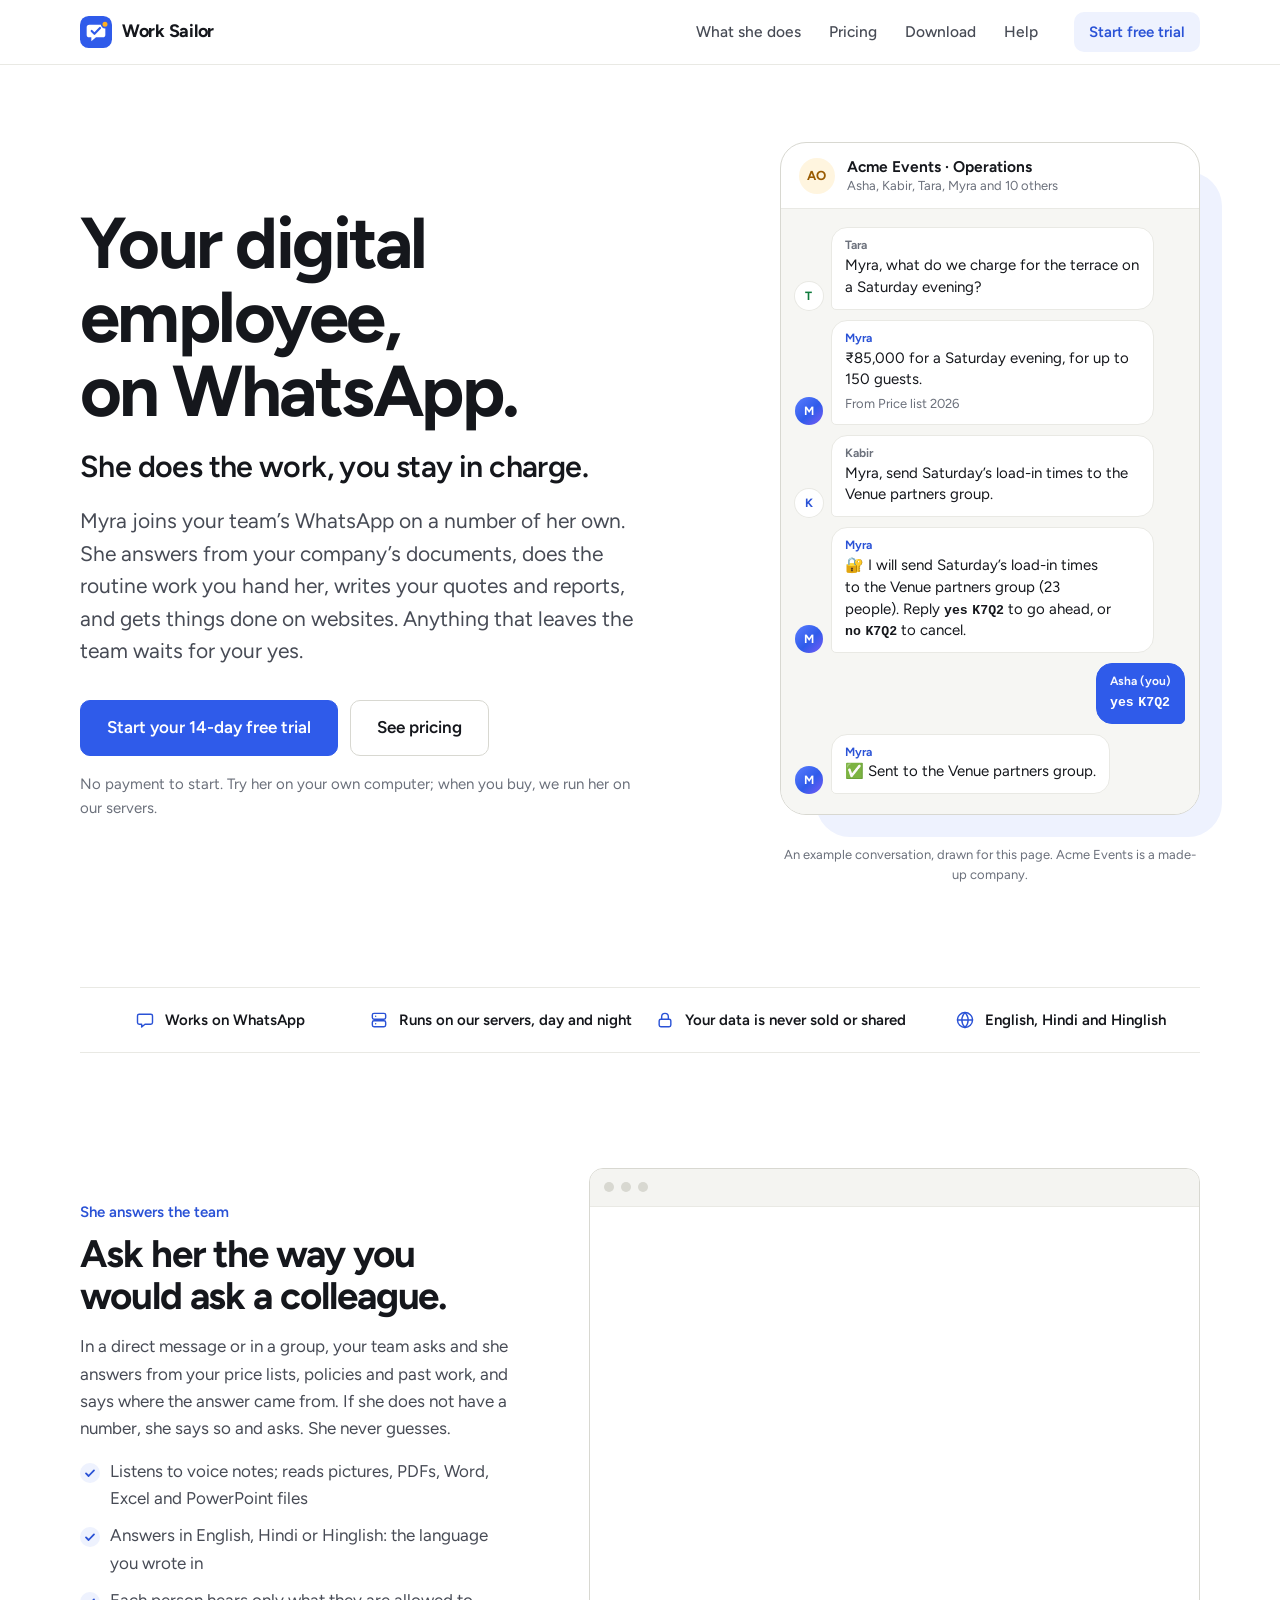
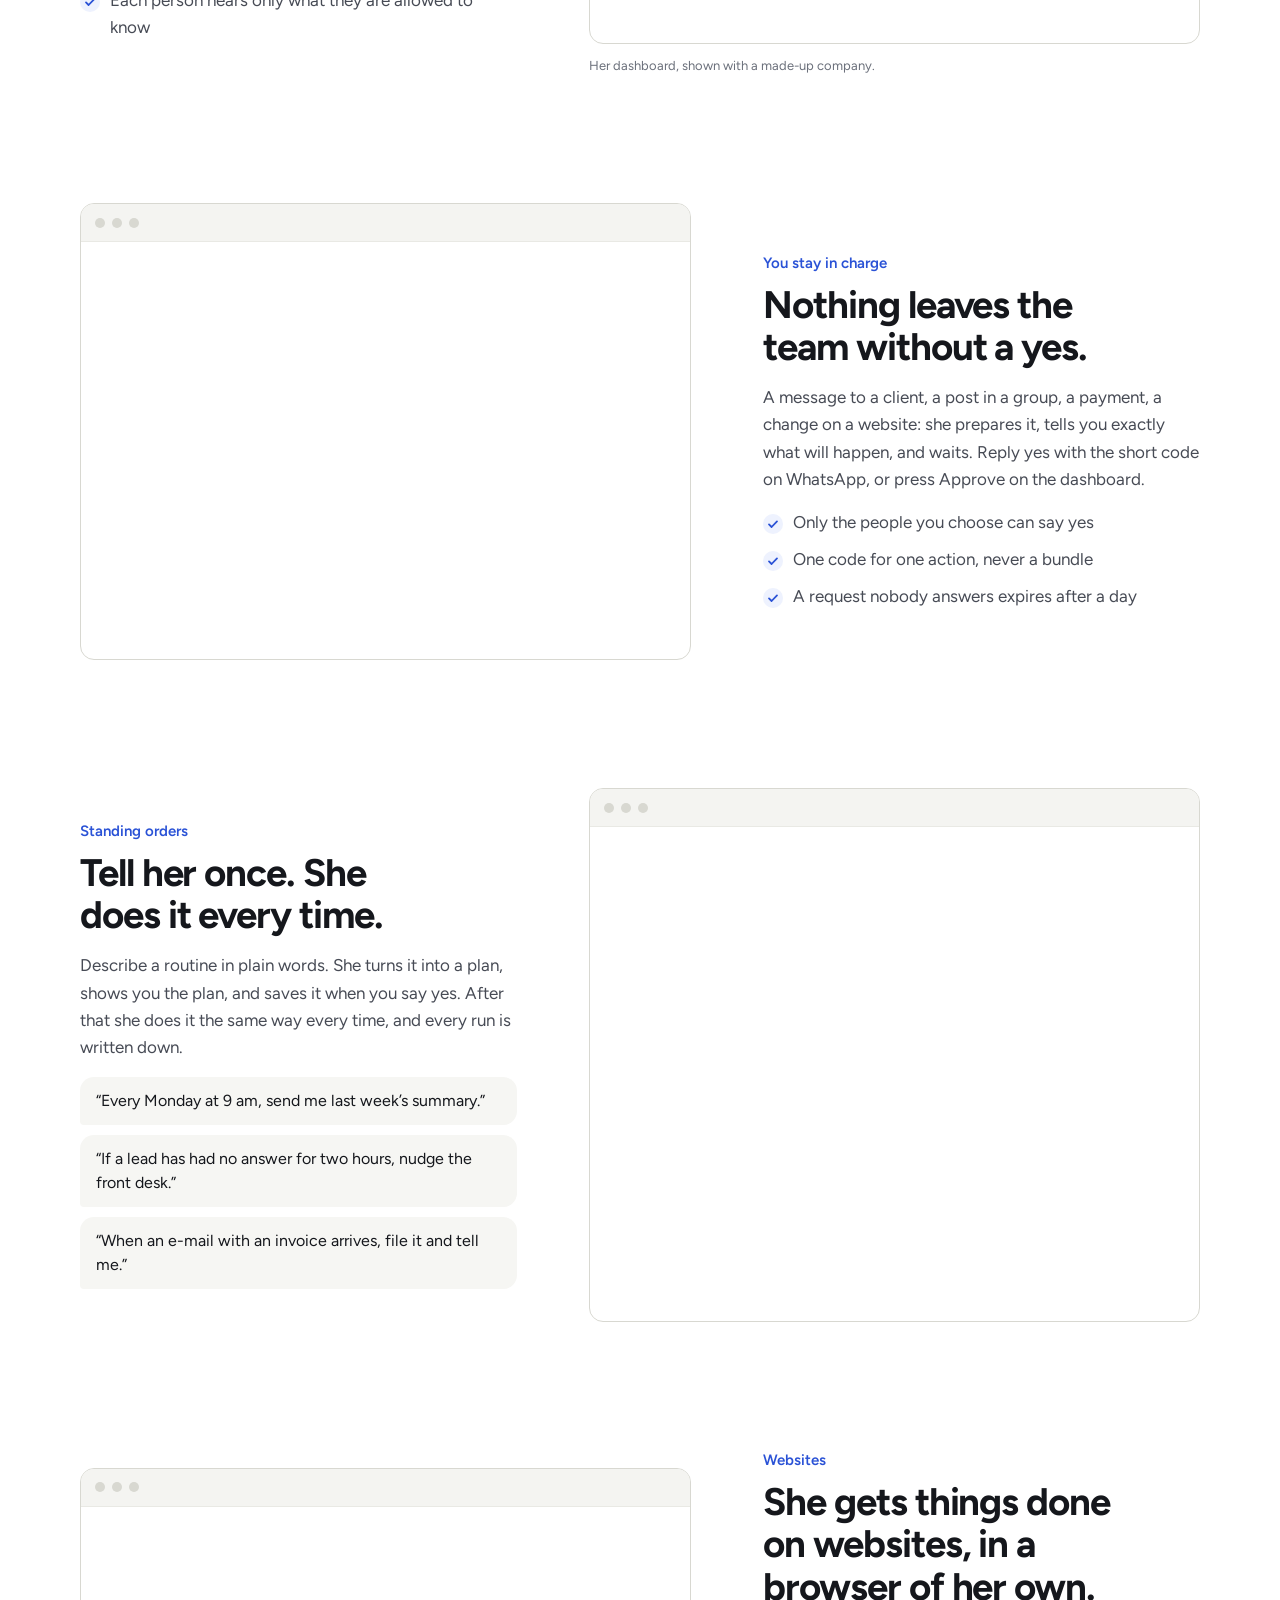
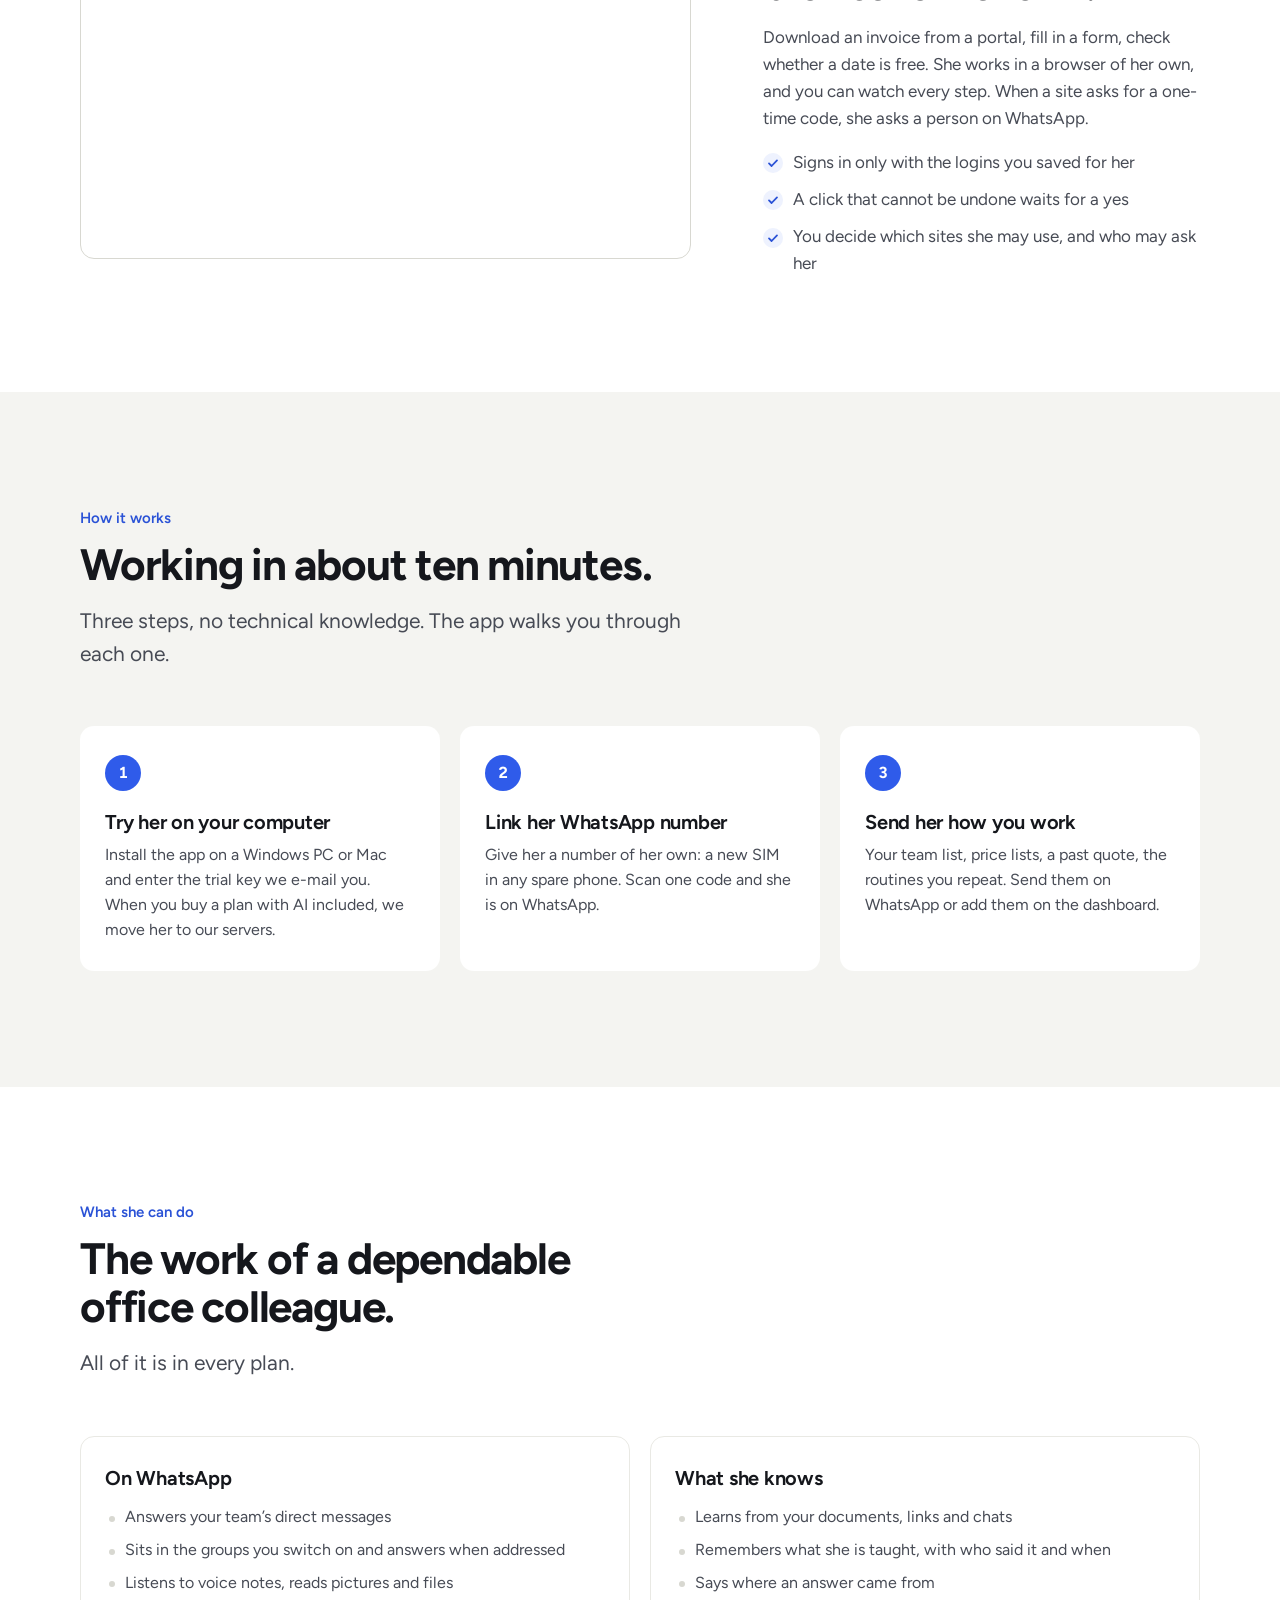
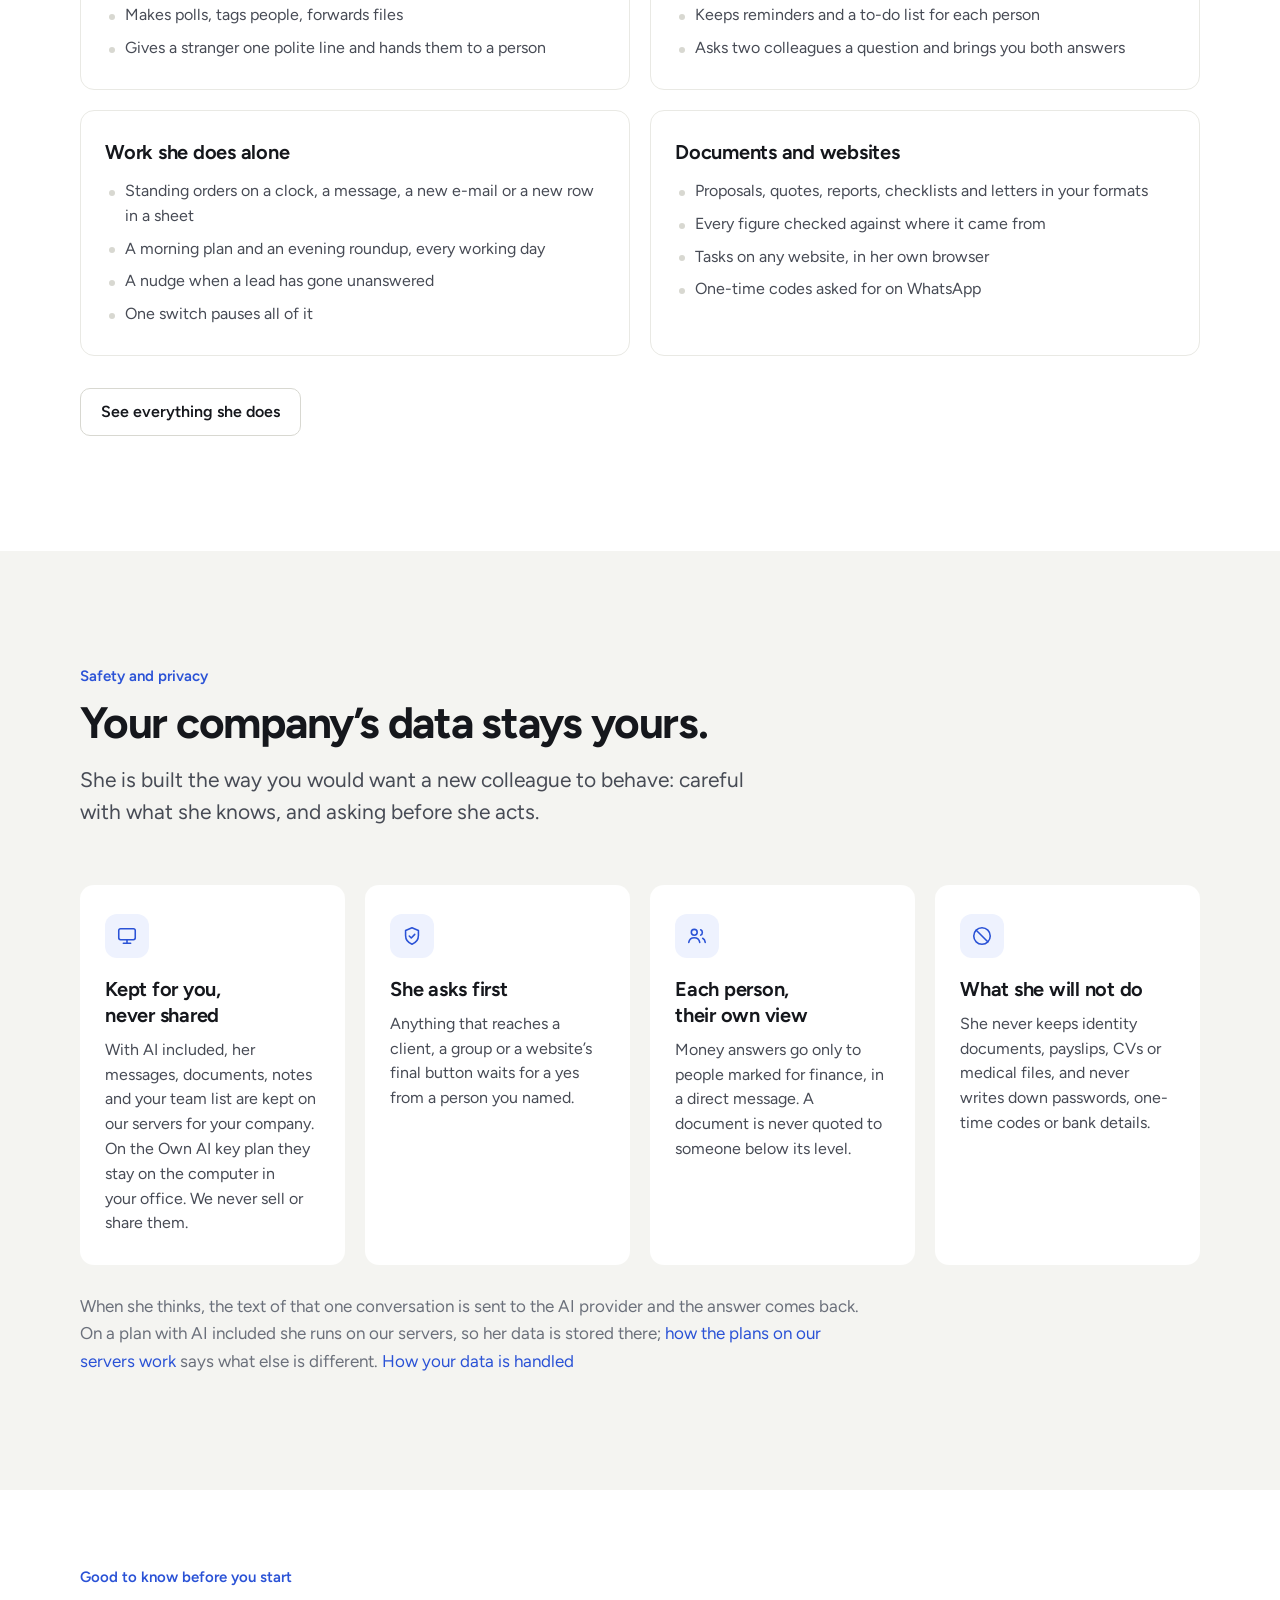
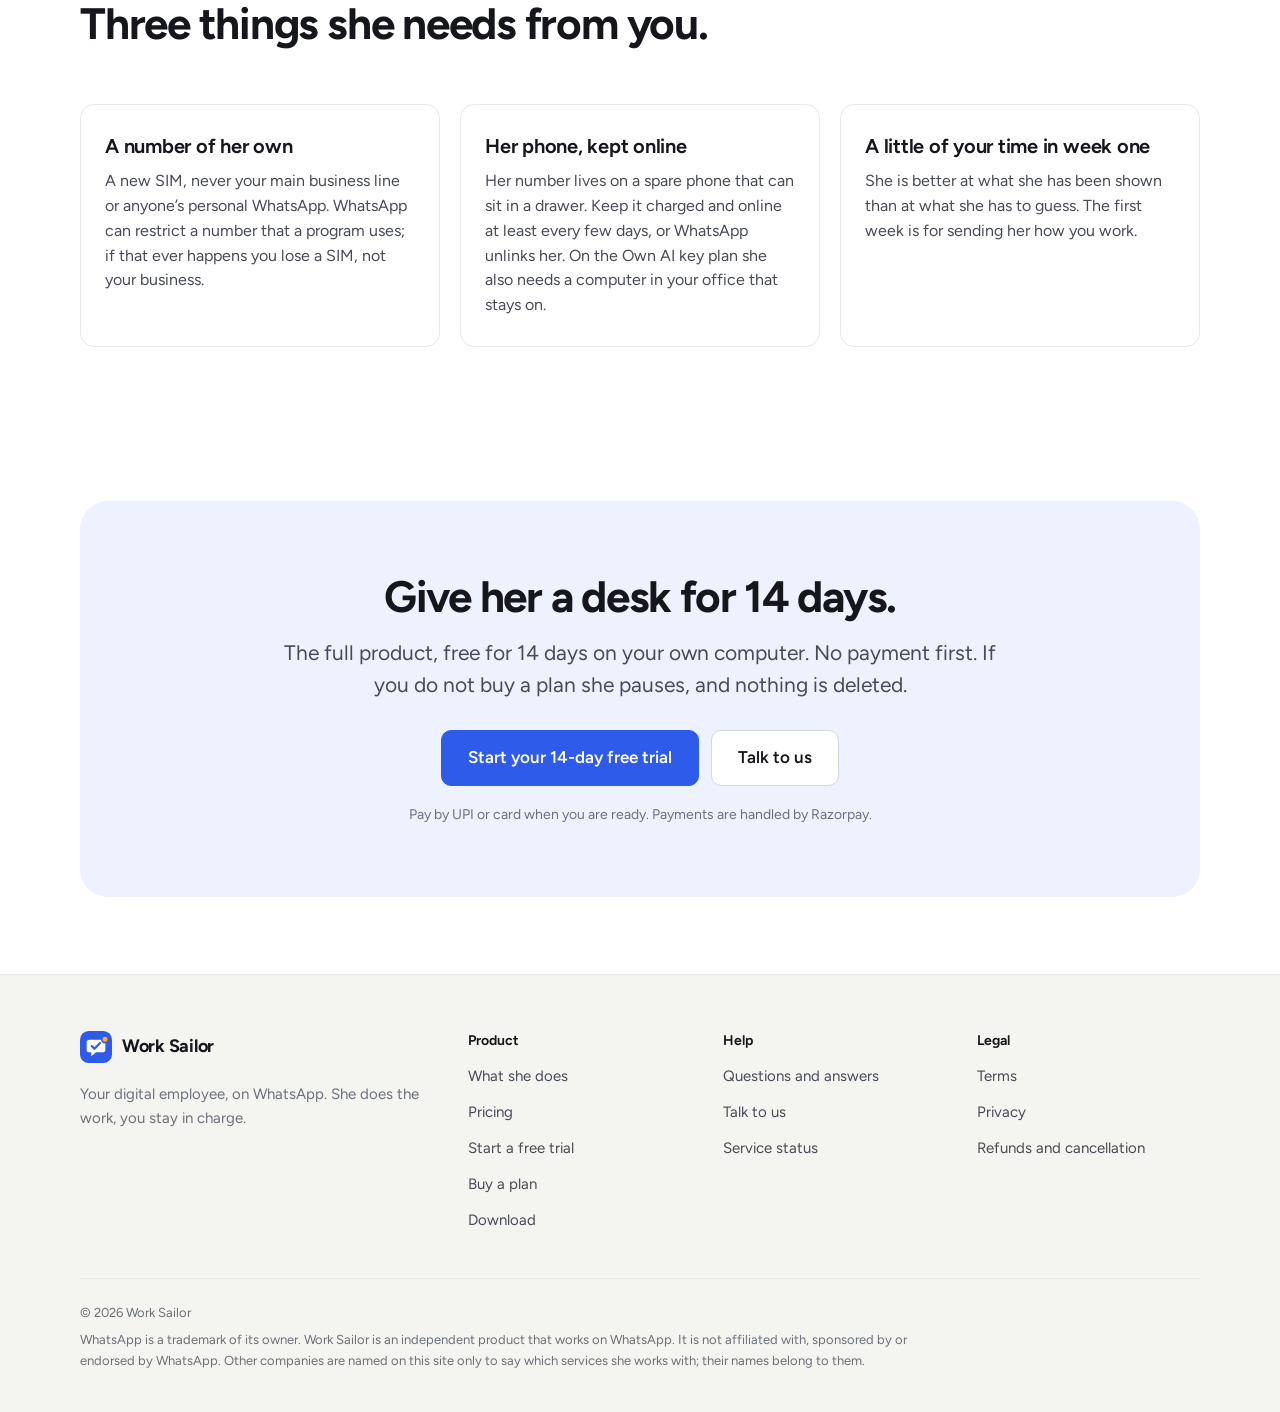
<file: index.html>
<!doctype html>
<html lang="en" data-page="index"
  data-title="{name}: your digital employee, on WhatsApp"
  data-desc="A digital employee who lives on your company's WhatsApp. She answers your team, runs your routines and writes your documents. Nothing leaves the team without your yes.">
<head>
<!--head-->
<meta charset="utf-8">
<meta name="viewport" content="width=device-width, initial-scale=1">
<meta name="color-scheme" content="light dark">
<title>Work Sailor: your digital employee, on WhatsApp</title>
<meta name="description" content="A digital employee who lives on your company's WhatsApp. She answers your team, runs your routines and writes your documents. Nothing leaves the team without your yes.">
<link rel="canonical" href="https://worksailor.in/">
<meta property="og:type" content="website">
<meta property="og:site_name" content="Work Sailor">
<meta property="og:title" content="Work Sailor: your digital employee, on WhatsApp">
<meta property="og:description" content="A digital employee who lives on your company's WhatsApp. She answers your team, runs your routines and writes your documents. Nothing leaves the team without your yes.">
<meta property="og:url" content="https://worksailor.in/">
<meta property="og:image" content="https://worksailor.in/img/og.png">
<meta property="og:image:width" content="1200">
<meta property="og:image:height" content="630">
<meta name="twitter:card" content="summary_large_image">
<meta name="theme-color" content="#ffffff" media="(prefers-color-scheme: light)">
<meta name="theme-color" content="#16181d" media="(prefers-color-scheme: dark)">
<link rel="icon" href="img/mark.svg" type="image/svg+xml">
<link rel="alternate icon" href="img/favicon-64.png" type="image/png" sizes="64x64">
<link rel="apple-touch-icon" href="img/apple-touch-icon.png">
<link rel="stylesheet" href="css/site.css">
<script src="js/site-data.js" defer></script>
<script src="js/site.js" defer></script>
<!--/head-->
</head>
<body>
<!--header-->
<a class="skip" href="#main">Skip to the page</a>
<header class="site-header">
  <div class="wrap bar">
    <a class="lockup" href="index.html"><img src="img/mark.svg" width="32" height="32" alt=""><span data-s="name">Work Sailor</span></a>
    <nav class="nav" aria-label="Main">
      <a data-nav href="features.html">What she does</a>
      <a data-nav href="pricing.html">Pricing</a>
      <a data-nav href="download.html">Download</a>
      <a data-nav href="help.html">Help</a>
    </nav>
    <a class="btn tint compact bar-cta" href="trial.html">Start free trial</a>
    <details class="menu">
      <summary aria-label="Menu">
        <svg class="i-open" viewBox="0 0 24 24" fill="none" stroke="currentColor" stroke-width="1.7" stroke-linecap="round" aria-hidden="true"><path d="M4 7h16M4 12h16M4 17h16"/></svg>
        <svg class="i-close" viewBox="0 0 24 24" fill="none" stroke="currentColor" stroke-width="1.7" stroke-linecap="round" aria-hidden="true"><path d="M6 6l12 12M18 6L6 18"/></svg>
      </summary>
      <nav class="menu-panel" aria-label="Menu">
        <a data-nav href="features.html">What she does</a>
        <a data-nav href="pricing.html">Pricing</a>
        <a data-nav href="download.html">Download</a>
        <a data-nav href="help.html">Help</a>
        <a class="btn brand wide" href="trial.html"><span data-s="trial_cta">Start your 14-day free trial</span></a>
      </nav>
    </details>
  </div>
</header>
<!--/header-->

<main id="main">

  <section class="hero">
    <div class="wrap hero-grid">
      <div>
        <h1 class="display"><span data-s="tagline">Your digital employee, on WhatsApp.</span></h1>
        <p class="promise"><span data-s="promise">She does the work, you stay in charge.</span></p>
        <p class="lead"><span data-s="employee">Myra</span> joins your team’s WhatsApp on a number of her own. She answers from your company’s documents, does the routine work you hand her, writes your quotes and reports, and gets things done on websites. Anything that leaves the team waits for your yes.</p>
        <div class="actions">
          <a class="btn brand big" href="trial.html"><span data-s="trial_cta">Start your 14-day free trial</span></a>
          <a class="btn big" href="pricing.html">See pricing</a>
        </div>
        <p class="hero-note">No payment to start. Try her on your own computer; when you buy, we run her on our servers.</p>
      </div>

      <figure class="hero-art">
        <div class="hero-chat"><div class="chat">
          <div class="chat-head">
            <span class="avatar t1" aria-hidden="true">AO</span>
            <div><b>Acme Events · Operations</b><span class="sub">Asha, Kabir, Tara, <span data-s="employee">Myra</span> and 10 others</span></div>
          </div>
          <ol class="chat-body">
            <li class="msg"><span class="avatar sm t2" aria-hidden="true">T</span><div class="bubble"><span class="who">Tara</span><p><span data-s="employee">Myra</span>, what do we charge for the terrace on a Saturday evening?</p></div></li>
            <li class="msg her"><span class="avatar sm her" aria-hidden="true" data-s="employee_initial">M</span><div class="bubble"><span class="who" data-s="employee">Myra</span><p>₹85,000 for a Saturday evening, for up to 150 guests.</p><span class="src">From Price list 2026</span></div></li>
            <li class="msg"><span class="avatar sm t3" aria-hidden="true">K</span><div class="bubble"><span class="who">Kabir</span><p><span data-s="employee">Myra</span>, send Saturday’s load-in times to the Venue partners group.</p></div></li>
            <li class="msg her"><span class="avatar sm her" aria-hidden="true" data-s="employee_initial">M</span><div class="bubble"><span class="who" data-s="employee">Myra</span><p>🔐 I will send Saturday’s load-in times to the Venue partners group (23 people). Reply <span class="code">yes K7Q2</span> to go ahead, or <span class="code">no K7Q2</span> to cancel.</p></div></li>
            <li class="msg me"><div class="bubble"><span class="who">Asha (you)</span><p><span class="code">yes K7Q2</span></p></div></li>
            <li class="msg her"><span class="avatar sm her" aria-hidden="true" data-s="employee_initial">M</span><div class="bubble"><span class="who" data-s="employee">Myra</span><p>✅ Sent to the Venue partners group.</p></div></li>
          </ol>
        </div></div>
        <figcaption class="chat-note">An example conversation, drawn for this page. Acme Events is a made-up company.</figcaption>
      </figure>
    </div>
  </section>

  <div class="wrap">
    <ul class="facts">
      <li><svg viewBox="0 0 24 24" fill="none" stroke="currentColor" stroke-width="1.7" stroke-linecap="round" stroke-linejoin="round" aria-hidden="true"><path d="M5 5h14a2 2 0 0 1 2 2v8a2 2 0 0 1-2 2h-7l-4 3.500V17H5a2 2 0 0 1-2-2V7a2 2 0 0 1 2-2z"/></svg>Works on WhatsApp</li>
      <li><svg viewBox="0 0 24 24" fill="none" stroke="currentColor" stroke-width="1.7" stroke-linecap="round" stroke-linejoin="round" aria-hidden="true"><rect x="4" y="4" width="16" height="7" rx="2"/><rect x="4" y="13" width="16" height="7" rx="2"/><path d="M8 7.500h.010M8 16.500h.010"/></svg>Runs on our servers, day and night</li>
      <li><svg viewBox="0 0 24 24" fill="none" stroke="currentColor" stroke-width="1.7" stroke-linecap="round" stroke-linejoin="round" aria-hidden="true"><rect x="5" y="11" width="14" height="9" rx="2"/><path d="M8 11V8a4 4 0 0 1 8 0v3"/></svg>Your data is never sold or shared</li>
      <li><svg viewBox="0 0 24 24" fill="none" stroke="currentColor" stroke-width="1.7" stroke-linecap="round" stroke-linejoin="round" aria-hidden="true"><circle cx="12" cy="12" r="9"/><path d="M3 12h18M12 3c2.500 2.600 3.800 5.600 3.800 9s-1.300 6.400-3.800 9c-2.500-2.600-3.800-5.600-3.800-9S9.500 5.600 12 3z"/></svg>English, Hindi and Hinglish</li>
    </ul>
  </div>

  <section class="section">
    <div class="wrap">

      <div class="split">
        <div class="split-text">
          <p class="eyebrow">She answers the team</p>
          <h2 class="title">Ask her the way you would ask a colleague.</h2>
          <p>In a direct message or in a group, your team asks and she answers from your price lists, policies and past work, and says where the answer came from. If she does not have a number, she says so and asks. She never guesses.</p>
          <ul class="ticks">
            <li>Listens to voice notes; reads pictures, PDFs, Word, Excel and PowerPoint files</li>
            <li>Answers in English, Hindi or Hinglish: the language you wrote in</li>
            <li>Each person hears only what they are allowed to know</li>
          </ul>
        </div>
        <figure class="split-art shot">
          <div class="frame">
            <div class="frame-bar" aria-hidden="true"><i></i><i></i><i></i></div>
            <picture>
              <source media="(max-width: 640px) and (prefers-color-scheme: dark)" srcset="img/shot-knowledge-phone-dark.webp" width="780" height="1450">
              <source media="(max-width: 640px)" srcset="img/shot-knowledge-phone.webp" width="780" height="1450">
              <source media="(prefers-color-scheme: dark)" srcset="img/shot-knowledge-dark.webp" width="1400" height="1001">
              <img src="img/shot-knowledge.webp" width="1400" height="1001" loading="lazy" decoding="async" alt="The Knowledge page of the dashboard: the company’s documents she answers from, with one marked for finance only.">
            </picture>
          </div>
          <figcaption class="frame-note">Her dashboard, shown with a made-up company.</figcaption>
        </figure>
      </div>

      <div class="split flip">
        <div class="split-text">
          <p class="eyebrow">You stay in charge</p>
          <h2 class="title">Nothing leaves the team without a yes.</h2>
          <p>A message to a client, a post in a group, a payment, a change on a website: she prepares it, tells you exactly what will happen, and waits. Reply yes with the short code on WhatsApp, or press Approve on the dashboard.</p>
          <ul class="ticks">
            <li>Only the people you choose can say yes</li>
            <li>One code for one action, never a bundle</li>
            <li>A request nobody answers expires after a day</li>
          </ul>
        </div>
        <figure class="split-art shot">
          <div class="frame">
            <div class="frame-bar" aria-hidden="true"><i></i><i></i><i></i></div>
            <picture>
              <source media="(max-width: 640px) and (prefers-color-scheme: dark)" srcset="img/shot-home-phone-dark.webp" width="780" height="1164">
              <source media="(max-width: 640px)" srcset="img/shot-home-phone.webp" width="780" height="1164">
              <source media="(prefers-color-scheme: dark)" srcset="img/shot-home-dark.webp" width="1400" height="958">
              <img src="img/shot-home.webp" width="1400" height="958" loading="lazy" decoding="async" alt="The Home page of the dashboard: two requests waiting for a yes, each with Approve and Reject buttons, and what she is working on right now.">
            </picture>
          </div>
        </figure>
      </div>

      <div class="split">
        <div class="split-text">
          <p class="eyebrow">Standing orders</p>
          <h2 class="title">Tell her once. She does it every time.</h2>
          <p>Describe a routine in plain words. She turns it into a plan, shows you the plan, and saves it when you say yes. After that she does it the same way every time, and every run is written down.</p>
          <ul class="says">
            <li>“Every Monday at 9 am, send me last week’s summary.”</li>
            <li>“If a lead has had no answer for two hours, nudge the front desk.”</li>
            <li>“When an e-mail with an invoice arrives, file it and tell me.”</li>
          </ul>
        </div>
        <figure class="split-art shot">
          <div class="frame">
            <div class="frame-bar" aria-hidden="true"><i></i><i></i><i></i></div>
            <picture>
              <source media="(max-width: 640px) and (prefers-color-scheme: dark)" srcset="img/shot-orders-phone-dark.webp" width="780" height="1450">
              <source media="(max-width: 640px)" srcset="img/shot-orders-phone.webp" width="780" height="1450">
              <source media="(prefers-color-scheme: dark)" srcset="img/shot-orders-dark.webp" width="1400" height="1135">
              <img src="img/shot-orders.webp" width="1400" height="1135" loading="lazy" decoding="async" alt="The Standing orders page of the dashboard: three orders, each with a switch, and her plan for today.">
            </picture>
          </div>
        </figure>
      </div>

      <div class="split flip">
        <div class="split-text">
          <p class="eyebrow">Websites</p>
          <h2 class="title">She gets things done on websites, in a browser of her own.</h2>
          <p>Download an invoice from a portal, fill in a form, check whether a date is free. She works in a browser of her own, and you can watch every step. When a site asks for a one-time code, she asks a person on WhatsApp.</p>
          <ul class="ticks">
            <li>Signs in only with the logins you saved for her</li>
            <li>A click that cannot be undone waits for a yes</li>
            <li>You decide which sites she may use, and who may ask her</li>
          </ul>
        </div>
        <figure class="split-art shot">
          <div class="frame">
            <div class="frame-bar" aria-hidden="true"><i></i><i></i><i></i></div>
            <picture>
              <source media="(max-width: 640px) and (prefers-color-scheme: dark)" srcset="img/shot-websites-phone-dark.webp" width="780" height="1164">
              <source media="(max-width: 640px)" srcset="img/shot-websites-phone.webp" width="780" height="1164">
              <source media="(prefers-color-scheme: dark)" srcset="img/shot-websites-dark.webp" width="1400" height="808">
              <img src="img/shot-websites.webp" width="1400" height="808" loading="lazy" decoding="async" alt="The Websites page of the dashboard: one task in progress on a venue’s website, one finished, and a saved login.">
            </picture>
          </div>
        </figure>
      </div>

    </div>
  </section>

  <section class="section band" id="how-it-works">
    <div class="wrap">
      <div class="section-head">
        <p class="eyebrow">How it works</p>
        <h2 class="title">Working in about ten minutes.</h2>
        <p class="lead">Three steps, no technical knowledge. The app walks you through each one.</p>
      </div>
      <ol class="steps">
        <li>
          <h3>Try her on your computer</h3>
          <p>Install the app on a Windows PC or Mac and enter the trial key we e-mail you. When you buy a plan with AI included, we move her to our servers.</p>
        </li>
        <li>
          <h3>Link her WhatsApp number</h3>
          <p>Give her a number of her own: a new SIM in any spare phone. Scan one code and she is on WhatsApp.</p>
        </li>
        <li>
          <h3>Send her how you work</h3>
          <p>Your team list, price lists, a past quote, the routines you repeat. Send them on WhatsApp or add them on the dashboard.</p>
        </li>
      </ol>
    </div>
  </section>

  <section class="section" id="what-she-does">
    <div class="wrap">
      <div class="section-head">
        <p class="eyebrow">What she can do</p>
        <h2 class="title">The work of a dependable office colleague.</h2>
        <p class="lead">All of it is in every plan.</p>
      </div>
      <div class="grid g2">
        <div class="card">
          <h3>On WhatsApp</h3>
          <ul class="dots">
            <li>Answers your team’s direct messages</li>
            <li>Sits in the groups you switch on and answers when addressed</li>
            <li>Listens to voice notes, reads pictures and files</li>
            <li>Makes polls, tags people, forwards files</li>
            <li>Gives a stranger one polite line and hands them to a person</li>
          </ul>
        </div>
        <div class="card">
          <h3>What she knows</h3>
          <ul class="dots">
            <li>Learns from your documents, links and chats</li>
            <li>Remembers what she is taught, with who said it and when</li>
            <li>Says where an answer came from</li>
            <li>Keeps reminders and a to-do list for each person</li>
            <li>Asks two colleagues a question and brings you both answers</li>
          </ul>
        </div>
        <div class="card">
          <h3>Work she does alone</h3>
          <ul class="dots">
            <li>Standing orders on a clock, a message, a new e-mail or a new row in a sheet</li>
            <li>A morning plan and an evening roundup, every working day</li>
            <li>A nudge when a lead has gone unanswered</li>
            <li>One switch pauses all of it</li>
          </ul>
        </div>
        <div class="card">
          <h3>Documents and websites</h3>
          <ul class="dots">
            <li>Proposals, quotes, reports, checklists and letters in your formats</li>
            <li>Every figure checked against where it came from</li>
            <li>Tasks on any website, in her own browser</li>
            <li>One-time codes asked for on WhatsApp</li>
          </ul>
        </div>
      </div>
      <p style="margin-top:32px"><a class="btn" href="features.html">See everything she does</a></p>
    </div>
  </section>

  <section class="section band" id="safety">
    <div class="wrap">
      <div class="section-head">
        <p class="eyebrow">Safety and privacy</p>
        <h2 class="title">Your company’s data stays yours.</h2>
        <p class="lead">She is built the way you would want a new colleague to behave: careful with what she knows, and asking before she acts.</p>
      </div>
      <div class="grid g4">
        <div class="card">
          <div class="icon"><svg viewBox="0 0 24 24" fill="none" stroke="currentColor" stroke-width="1.7" stroke-linecap="round" stroke-linejoin="round" aria-hidden="true"><rect x="3" y="4" width="18" height="12" rx="2"/><path d="M8 20h8M12 16v4"/></svg></div>
          <h3>Kept for you, never shared</h3>
          <p>With AI included, her messages, documents, notes and your team list are kept on our servers for your company. On the Own AI key plan they stay on the computer in your office. We never sell or share them.</p>
        </div>
        <div class="card">
          <div class="icon"><svg viewBox="0 0 24 24" fill="none" stroke="currentColor" stroke-width="1.7" stroke-linecap="round" stroke-linejoin="round" aria-hidden="true"><path d="M12 3l7 3v5.500c0 4.300-2.900 7.900-7 9.500-4.100-1.600-7-5.200-7-9.500V6l7-3z"/><path d="M9 12l2.200 2.200L15 10.200"/></svg></div>
          <h3>She asks first</h3>
          <p>Anything that reaches a client, a group or a website’s final button waits for a yes from a person you named.</p>
        </div>
        <div class="card">
          <div class="icon"><svg viewBox="0 0 24 24" fill="none" stroke="currentColor" stroke-width="1.7" stroke-linecap="round" stroke-linejoin="round" aria-hidden="true"><circle cx="9" cy="8" r="3.200"/><path d="M3 19c.600-3.200 3-5 6-5s5.400 1.800 6 5"/><path d="M16 5.200a3.200 3.200 0 0 1 0 5.800M18.200 14.500c1.500.800 2.500 2.300 2.800 4.500"/></svg></div>
          <h3>Each person, their own view</h3>
          <p>Money answers go only to people marked for finance, in a direct message. A document is never quoted to someone below its level.</p>
        </div>
        <div class="card">
          <div class="icon"><svg viewBox="0 0 24 24" fill="none" stroke="currentColor" stroke-width="1.7" stroke-linecap="round" stroke-linejoin="round" aria-hidden="true"><circle cx="12" cy="12" r="9"/><path d="M5.700 5.700l12.600 12.600"/></svg></div>
          <h3>What she will not do</h3>
          <p>She never keeps identity documents, payslips, CVs or medical files, and never writes down passwords, one-time codes or bank details.</p>
        </div>
      </div>
      <p class="muted" style="margin-top:28px;max-width:46em">When she thinks, the text of that one conversation is sent to the AI provider and the answer comes back. On a plan with AI included she runs on our servers, so her data is stored there; <a href="pricing.html#managed">how the plans on our servers work</a> says what else is different. <a href="privacy.html">How your data is handled</a></p>
    </div>
  </section>

  <section class="section tight">
    <div class="wrap">
      <div class="section-head">
        <p class="eyebrow">Good to know before you start</p>
        <h2 class="title">Three things she needs from you.</h2>
      </div>
      <div class="grid g3">
        <div class="card">
          <h3>A number of her own</h3>
          <p>A new SIM, never your main business line or anyone’s personal WhatsApp. WhatsApp can restrict a number that a program uses; if that ever happens you lose a SIM, not your business.</p>
        </div>
        <div class="card">
          <h3>Her phone, kept online</h3>
          <p>Her number lives on a spare phone that can sit in a drawer. Keep it charged and online at least every few days, or WhatsApp unlinks her. On the Own AI key plan she also needs a computer in your office that stays on.</p>
        </div>
        <div class="card">
          <h3>A little of your time in week one</h3>
          <p>She is better at what she has been shown than at what she has to guess. The first week is for sending her how you work.</p>
        </div>
      </div>
    </div>
  </section>

  <section class="section tight">
    <div class="wrap">
      <div class="cta">
        <h2 class="title">Give her a desk for <span data-s="trial_days">14</span> days.</h2>
        <p class="lead">The full product, free for <span data-s="trial_days">14</span> days on your own computer. No payment first. If you do not buy a plan she pauses, and nothing is deleted.</p>
        <div class="actions">
          <a class="btn brand big" href="trial.html"><span data-s="trial_cta">Start your 14-day free trial</span></a>
          <a class="btn big" href="mailto:support@worksailor.in?subject=Work%20Sailor%3A%20A%20question%20before%20I%20start" data-talk="A question before I start">Talk to us</a>
        </div>
        <p class="small">Pay by <span data-s="payments.methods">UPI or card</span> when you are ready. Payments are handled by <span data-s="payments.provider">Razorpay</span>.</p>
      </div>
    </div>
  </section>

</main>

<!--footer-->
<footer class="site-footer">
  <div class="wrap">
    <div class="foot-grid">
      <div class="foot-brand">
        <a class="lockup" href="index.html"><img src="img/mark.svg" width="32" height="32" alt="" loading="lazy"><span data-s="name">Work Sailor</span></a>
        <p><span data-s="tagline">Your digital employee, on WhatsApp.</span> <span data-s="promise">She does the work, you stay in charge.</span></p>
        <p class="social" data-if="has_social" hidden>
          <a data-if="social.linkedin" data-tpl-href="{social.linkedin}" rel="noopener" href="" hidden>LinkedIn</a>
          <a data-if="social.x" data-tpl-href="{social.x}" rel="noopener" href="" hidden>X</a>
          <a data-if="social.instagram" data-tpl-href="{social.instagram}" rel="noopener" href="" hidden>Instagram</a>
          <a data-if="social.youtube" data-tpl-href="{social.youtube}" rel="noopener" href="" hidden>YouTube</a>
        </p>
      </div>
      <nav class="foot-col" aria-label="Product">
        <h2>Product</h2>
        <a data-nav href="features.html">What she does</a>
        <a data-nav href="pricing.html">Pricing</a>
        <a data-nav href="trial.html">Start a free trial</a>
        <a data-nav href="buy.html">Buy a plan</a>
        <a data-nav href="download.html">Download</a>
      </nav>
      <nav class="foot-col" aria-label="Help">
        <h2>Help</h2>
        <a data-nav href="help.html">Questions and answers</a>
        <a href="mailto:support@worksailor.in" data-talk="">Talk to us</a>
        <a data-if="wa_link" data-tpl-href="{wa_link}" rel="noopener" href="" hidden>Message us on WhatsApp</a>
        <a data-if="status_url" data-tpl-href="{status_url}" rel="noopener" href="https://licence.worksailor.in/status">Service status</a>
      </nav>
      <nav class="foot-col" aria-label="Legal">
        <h2>Legal</h2>
        <a data-nav href="terms.html">Terms</a>
        <a data-nav href="privacy.html">Privacy</a>
        <a data-nav href="refunds.html">Refunds and cancellation</a>
      </nav>
    </div>
    <div class="foot-small">
      <p>&copy; <span data-s="year">2026</span> <span data-s="owner">Work Sailor</span></p>
      <p>WhatsApp is a trademark of its owner. <span data-s="name">Work Sailor</span> is an independent product that works on WhatsApp. It is not affiliated with, sponsored by or endorsed by WhatsApp. Other companies are named on this site only to say which services she works with; their names belong to them.</p>
    </div>
  </div>
</footer>
<!--/footer-->
</body>
</html>
</file>
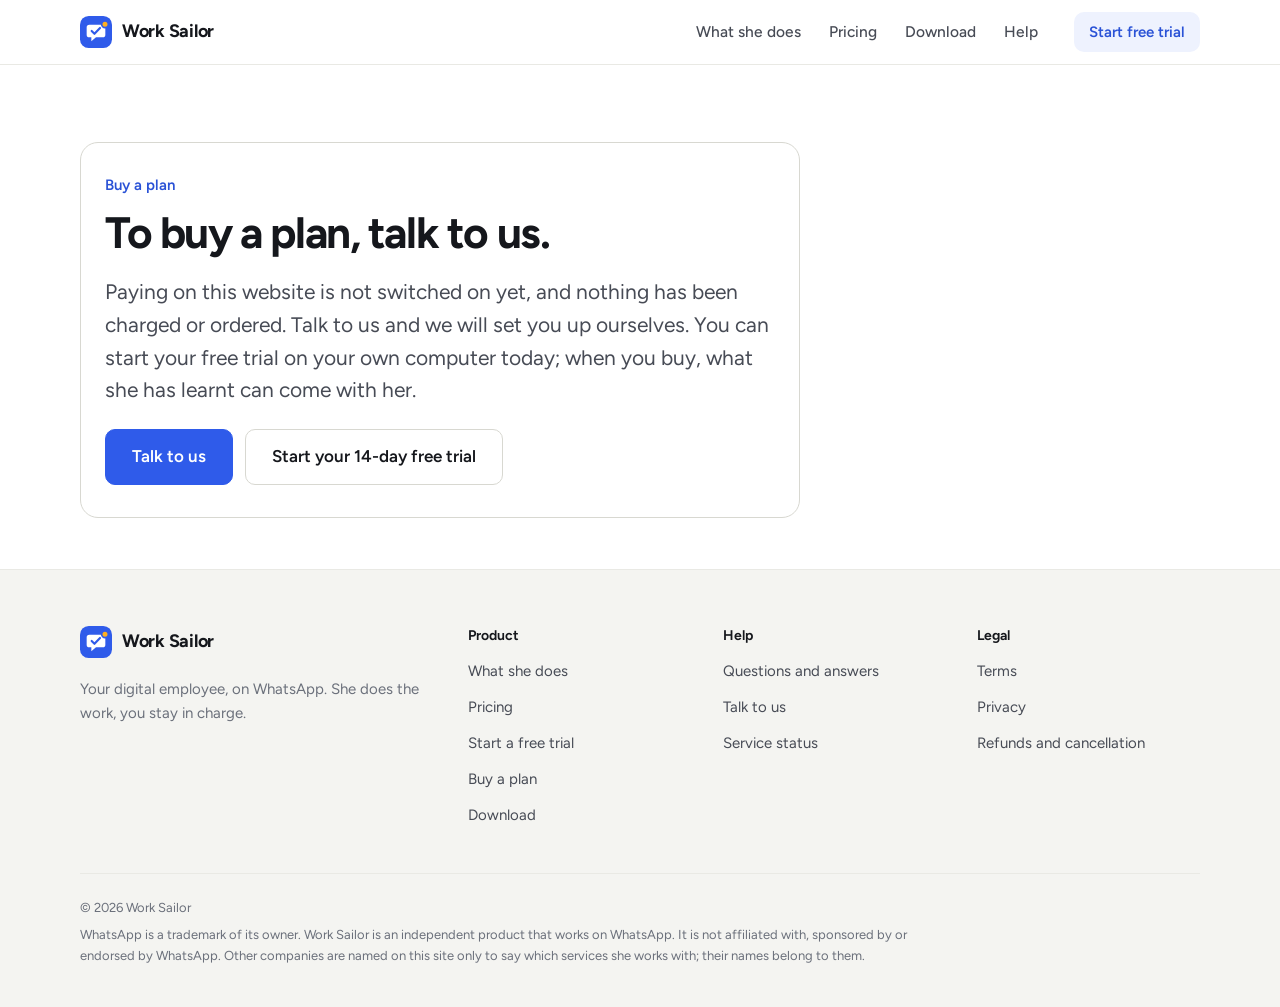
<file: buy.html>
<!doctype html>
<html lang="en" data-page="buy"
  data-title="Buy a plan · {name}"
  data-desc="Subscribe to {name}, your digital employee on WhatsApp: with AI included we run her on our servers, and the Own AI key licence can also be bought once. Pay by {payments.methods}; payments are handled by {payments.provider}.">
<head>
<!--head-->
<meta charset="utf-8">
<meta name="viewport" content="width=device-width, initial-scale=1">
<meta name="color-scheme" content="light dark">
<title>Buy a plan · Work Sailor</title>
<meta name="description" content="Subscribe to Work Sailor, your digital employee on WhatsApp: with AI included we run her on our servers, and the Own AI key licence can also be bought once. Pay by UPI or card; payments are handled by Razorpay.">
<link rel="canonical" href="https://worksailor.in/buy.html">
<meta property="og:type" content="website">
<meta property="og:site_name" content="Work Sailor">
<meta property="og:title" content="Buy a plan · Work Sailor">
<meta property="og:description" content="Subscribe to Work Sailor, your digital employee on WhatsApp: with AI included we run her on our servers, and the Own AI key licence can also be bought once. Pay by UPI or card; payments are handled by Razorpay.">
<meta property="og:url" content="https://worksailor.in/buy.html">
<meta property="og:image" content="https://worksailor.in/img/og.png">
<meta property="og:image:width" content="1200">
<meta property="og:image:height" content="630">
<meta name="twitter:card" content="summary_large_image">
<meta name="theme-color" content="#ffffff" media="(prefers-color-scheme: light)">
<meta name="theme-color" content="#16181d" media="(prefers-color-scheme: dark)">
<link rel="icon" href="img/mark.svg" type="image/svg+xml">
<link rel="alternate icon" href="img/favicon-64.png" type="image/png" sizes="64x64">
<link rel="apple-touch-icon" href="img/apple-touch-icon.png">
<link rel="stylesheet" href="css/site.css">
<script src="js/site-data.js" defer></script>
<script src="js/site.js" defer></script>
<!--/head-->
</head>
<body>
<!--header-->
<a class="skip" href="#main">Skip to the page</a>
<header class="site-header">
  <div class="wrap bar">
    <a class="lockup" href="index.html"><img src="img/mark.svg" width="32" height="32" alt=""><span data-s="name">Work Sailor</span></a>
    <nav class="nav" aria-label="Main">
      <a data-nav href="features.html">What she does</a>
      <a data-nav href="pricing.html">Pricing</a>
      <a data-nav href="download.html">Download</a>
      <a data-nav href="help.html">Help</a>
    </nav>
    <a class="btn tint compact bar-cta" href="trial.html">Start free trial</a>
    <details class="menu">
      <summary aria-label="Menu">
        <svg class="i-open" viewBox="0 0 24 24" fill="none" stroke="currentColor" stroke-width="1.7" stroke-linecap="round" aria-hidden="true"><path d="M4 7h16M4 12h16M4 17h16"/></svg>
        <svg class="i-close" viewBox="0 0 24 24" fill="none" stroke="currentColor" stroke-width="1.7" stroke-linecap="round" aria-hidden="true"><path d="M6 6l12 12M18 6L6 18"/></svg>
      </summary>
      <nav class="menu-panel" aria-label="Menu">
        <a data-nav href="features.html">What she does</a>
        <a data-nav href="pricing.html">Pricing</a>
        <a data-nav href="download.html">Download</a>
        <a data-nav href="help.html">Help</a>
        <a class="btn brand wide" href="trial.html"><span data-s="trial_cta">Start your 14-day free trial</span></a>
      </nav>
    </details>
  </div>
</header>
<!--/header-->

<main id="main">
  <section class="page-hero">
    <div class="wrap">

      <!-- Buying online is not open yet: shown while "api_base" in data/site.json is empty, no plan has a price, or
           "buying_open" is false. -->
      <div class="panel" id="buy-soon" data-unless="can_buy" style="max-width:720px">
        <p class="eyebrow">Buy a plan</p>
        <h1 class="page-title" style="font-size:clamp(1.9rem,3vw + 1rem,2.75rem)">To buy a plan, talk to us.</h1>
        <p class="lead">Paying on this website is not switched on yet, and nothing has been charged or ordered. Talk to us and we will set you up ourselves. You can start your free trial on your own computer today; when you buy, what she has learnt can come with her.</p>
        <div class="actions">
          <a class="btn brand big" href="mailto:support@worksailor.in?subject=Work%20Sailor%3A%20I%20would%20like%20to%20buy%20a%20plan" data-talk="I would like to buy a plan">Talk to us</a>
          <a class="btn big" href="trial.html"><span data-s="trial_cta">Start your 14-day free trial</span></a>
        </div>
      </div>

      <!-- The form: shown once "api_base" is set. -->
      <div id="buy-ask" data-if="can_buy" hidden>
        <div class="form-wrap">
          <div>
            <p class="eyebrow">Buy a plan</p>
            <h1 class="page-title" data-buy-title>Subscribe</h1>
            <p class="lead"><span data-for-own>A few details for your licence and your invoice.</span><span data-for-hosted hidden>A few details for setting her up and for your invoice.</span> You see the full amount, with GST, before you pay.</p>

            <form class="form" id="buy-form" style="margin-top:32px">
              <div class="field">
                <label for="b-plan">Plan</label>
                <select class="select" id="b-plan" name="plan" required>
<!--plan-options-->
<option value="starter">Starter</option><option value="team">Team</option><option value="business">Business</option><option value="own-key">Own AI key</option>
<!--/plan-options-->
                </select>
              </div>
              <fieldset class="field">
                <legend>How you pay</legend>
                <div class="choice">
                  <label><input type="radio" name="period" value="monthly" checked><span>Monthly</span></label>
                  <label><input type="radio" name="period" value="yearly"><span>Yearly</span></label>
                  <label data-if="once_price"><input type="radio" name="period" value="once"><span>Pay once</span></label>
                </div>
              </fieldset>
              <p class="summary-line" data-buy-summary aria-live="polite"></p>

              <div class="form-two">
                <div class="field">
                  <label for="b-name">Your name</label>
                  <input class="input" id="b-name" name="name" type="text" autocomplete="name" required maxlength="120">
                </div>
                <div class="field">
                  <label for="b-company">Company</label>
                  <input class="input" id="b-company" name="company" type="text" autocomplete="organization" required maxlength="160">
                </div>
              </div>
              <div class="field">
                <label for="b-email">Work e-mail</label>
                <input class="input" id="b-email" name="email" type="email" autocomplete="email" inputmode="email" required maxlength="200" aria-describedby="b-email-hint">
                <span class="hint" id="b-email-hint"><span data-for-own>Your licence key, the download links and your invoice go here.</span><span data-for-hosted hidden>Her address and your invoice go here.</span></span>
              </div>
              <div class="form-two">
                <div class="field">
                  <label for="b-country">Country</label>
                  <input class="input" id="b-country" name="country" type="text" autocomplete="country-name" required maxlength="80" value="India">
                </div>
                <div class="field" data-india>
                  <label for="b-state">State</label>
                  <select class="select" id="b-state" name="state" autocomplete="address-level1" required>
                    <option value="">Choose your state</option>
                    <option>Andaman and Nicobar Islands</option><option>Andhra Pradesh</option><option>Arunachal Pradesh</option><option>Assam</option>
                    <option>Bihar</option><option>Chandigarh</option><option>Chhattisgarh</option><option>Dadra and Nagar Haveli and Daman and Diu</option>
                    <option>Delhi</option><option>Goa</option><option>Gujarat</option><option>Haryana</option><option>Himachal Pradesh</option>
                    <option>Jammu and Kashmir</option><option>Jharkhand</option><option>Karnataka</option><option>Kerala</option><option>Ladakh</option>
                    <option>Lakshadweep</option><option>Madhya Pradesh</option><option>Maharashtra</option><option>Manipur</option><option>Meghalaya</option>
                    <option>Mizoram</option><option>Nagaland</option><option>Odisha</option><option>Puducherry</option><option>Punjab</option>
                    <option>Rajasthan</option><option>Sikkim</option><option>Tamil Nadu</option><option>Telangana</option><option>Tripura</option>
                    <option>Uttar Pradesh</option><option>Uttarakhand</option><option>West Bengal</option>
                  </select>
                </div>
              </div>
              <div class="field" data-india>
                <label for="b-gstin">GST number <span class="opt">(optional)</span></label>
                <input class="input mono" id="b-gstin" name="gstin" type="text" autocomplete="off" autocapitalize="characters" spellcheck="false" maxlength="15"
                  pattern="[0-9]{2}[A-Z]{5}[0-9]{4}[A-Z][1-9A-Z]Z[0-9A-Z]" title="15 characters, as on your GST certificate" aria-describedby="b-gstin-hint">
                <span class="hint" id="b-gstin-hint">If you give it, it goes on your invoice.</span>
              </div>
              <div class="field">
                <label for="b-address">Billing address</label>
                <textarea class="input" id="b-address" name="billing_address" autocomplete="street-address" required maxlength="500" rows="3"></textarea>
              </div>
              <div class="check">
                <input id="b-terms" name="accept_terms" type="checkbox" required>
                <label for="b-terms">I agree to the <a href="terms.html">Terms</a>, the <a href="privacy.html">Privacy</a> page and the <a href="refunds.html">Refunds and cancellation</a> page.</label>
              </div>
              <p class="form-status" data-form-status role="alert"></p>
              <div><button class="btn brand big" type="submit">See the total and pay</button></div>
              <noscript><p class="notice warn"><span>This form needs JavaScript. If you would rather not switch it on, <a href="help.html#contact">talk to us</a> and we will set you up.</span></p></noscript>
            </form>
          </div>

          <aside class="aside-card" aria-label="What happens next">
            <h2>What happens next</h2>
            <ol class="numbered">
              <li><b>You see the total</b>The plan’s price and the GST, before anything is paid.</li>
              <li><b>You pay by <span data-s="payments.methods">UPI or card</span></b>On <span data-s="payments.provider">Razorpay</span>’s own page. Your card or UPI details are entered there, not here.</li>
              <li data-for-own><b>We e-mail you</b>Your licence key, the download links and your invoice.</li>
              <li data-for-hosted hidden><b>We set her up on our servers</b>And e-mail you her address, usually within one working day. Nothing to install: your team opens her dashboard in a browser. If you tried her on your own computer, we write to you to move her.</li>
            </ol>
            <p class="small muted" data-for-hosted hidden>On this plan your company’s chats, files and what she knows are stored on our servers, and our support staff can sign in to her dashboard to help (you can switch that off). <a href="pricing.html#managed">How the plans on our servers work</a> says what else is different.</p>
            <p class="small muted">Each month or year is paid from a payment link we e-mail you before it is due; nothing is taken automatically. <span data-if="once_price">A licence bought once never renews. </span>You can cancel a subscription at any time: see <a href="refunds.html">Refunds and cancellation</a>.</p>
            <p class="small muted" data-for-own>Would you rather try her first? <a href="trial.html"><span data-s="trial_cta">Start your 14-day free trial</span></a></p>
            <p class="small muted" data-for-hosted hidden>Not tried her yet? The free trial runs on your own computer. <a href="trial.html"><span data-s="trial_cta">Start your 14-day free trial</span></a></p>
          </aside>
        </div>
      </div>

      <!-- Shown only after the server has opened a checkout. -->
      <div class="panel" id="buy-pay" hidden style="max-width:640px">
        <h2>Check the total, then pay</h2>
        <dl class="pay-rows" data-pay-rows></dl>
        <p class="small muted">You pay on <span data-s="payments.provider">Razorpay</span>’s own page, by <span data-s="payments.methods">UPI or card</span>. <span data-for-own>Your licence key and the download links come by e-mail once the payment has gone through.</span><span data-for-hosted hidden>Once the payment has gone through we set her up on our servers and e-mail you her address.</span></p>
        <div class="actions">
          <a class="btn brand big" data-pay-link href="buy.html" rel="noopener">Pay by <span data-s="payments.methods">UPI or card</span></a>
          <button class="btn big" type="button" data-buy-back>Change something</button>
        </div>
      </div>

    </div>
  </section>
</main>

<!--footer-->
<footer class="site-footer">
  <div class="wrap">
    <div class="foot-grid">
      <div class="foot-brand">
        <a class="lockup" href="index.html"><img src="img/mark.svg" width="32" height="32" alt="" loading="lazy"><span data-s="name">Work Sailor</span></a>
        <p><span data-s="tagline">Your digital employee, on WhatsApp.</span> <span data-s="promise">She does the work, you stay in charge.</span></p>
        <p class="social" data-if="has_social" hidden>
          <a data-if="social.linkedin" data-tpl-href="{social.linkedin}" rel="noopener" href="" hidden>LinkedIn</a>
          <a data-if="social.x" data-tpl-href="{social.x}" rel="noopener" href="" hidden>X</a>
          <a data-if="social.instagram" data-tpl-href="{social.instagram}" rel="noopener" href="" hidden>Instagram</a>
          <a data-if="social.youtube" data-tpl-href="{social.youtube}" rel="noopener" href="" hidden>YouTube</a>
        </p>
      </div>
      <nav class="foot-col" aria-label="Product">
        <h2>Product</h2>
        <a data-nav href="features.html">What she does</a>
        <a data-nav href="pricing.html">Pricing</a>
        <a data-nav href="trial.html">Start a free trial</a>
        <a data-nav href="buy.html" aria-current="page">Buy a plan</a>
        <a data-nav href="download.html">Download</a>
      </nav>
      <nav class="foot-col" aria-label="Help">
        <h2>Help</h2>
        <a data-nav href="help.html">Questions and answers</a>
        <a href="mailto:support@worksailor.in" data-talk="">Talk to us</a>
        <a data-if="wa_link" data-tpl-href="{wa_link}" rel="noopener" href="" hidden>Message us on WhatsApp</a>
        <a data-if="status_url" data-tpl-href="{status_url}" rel="noopener" href="https://licence.worksailor.in/status">Service status</a>
      </nav>
      <nav class="foot-col" aria-label="Legal">
        <h2>Legal</h2>
        <a data-nav href="terms.html">Terms</a>
        <a data-nav href="privacy.html">Privacy</a>
        <a data-nav href="refunds.html">Refunds and cancellation</a>
      </nav>
    </div>
    <div class="foot-small">
      <p>&copy; <span data-s="year">2026</span> <span data-s="owner">Work Sailor</span></p>
      <p>WhatsApp is a trademark of its owner. <span data-s="name">Work Sailor</span> is an independent product that works on WhatsApp. It is not affiliated with, sponsored by or endorsed by WhatsApp. Other companies are named on this site only to say which services she works with; their names belong to them.</p>
    </div>
  </div>
</footer>
<!--/footer-->
</body>
</html>
</file>
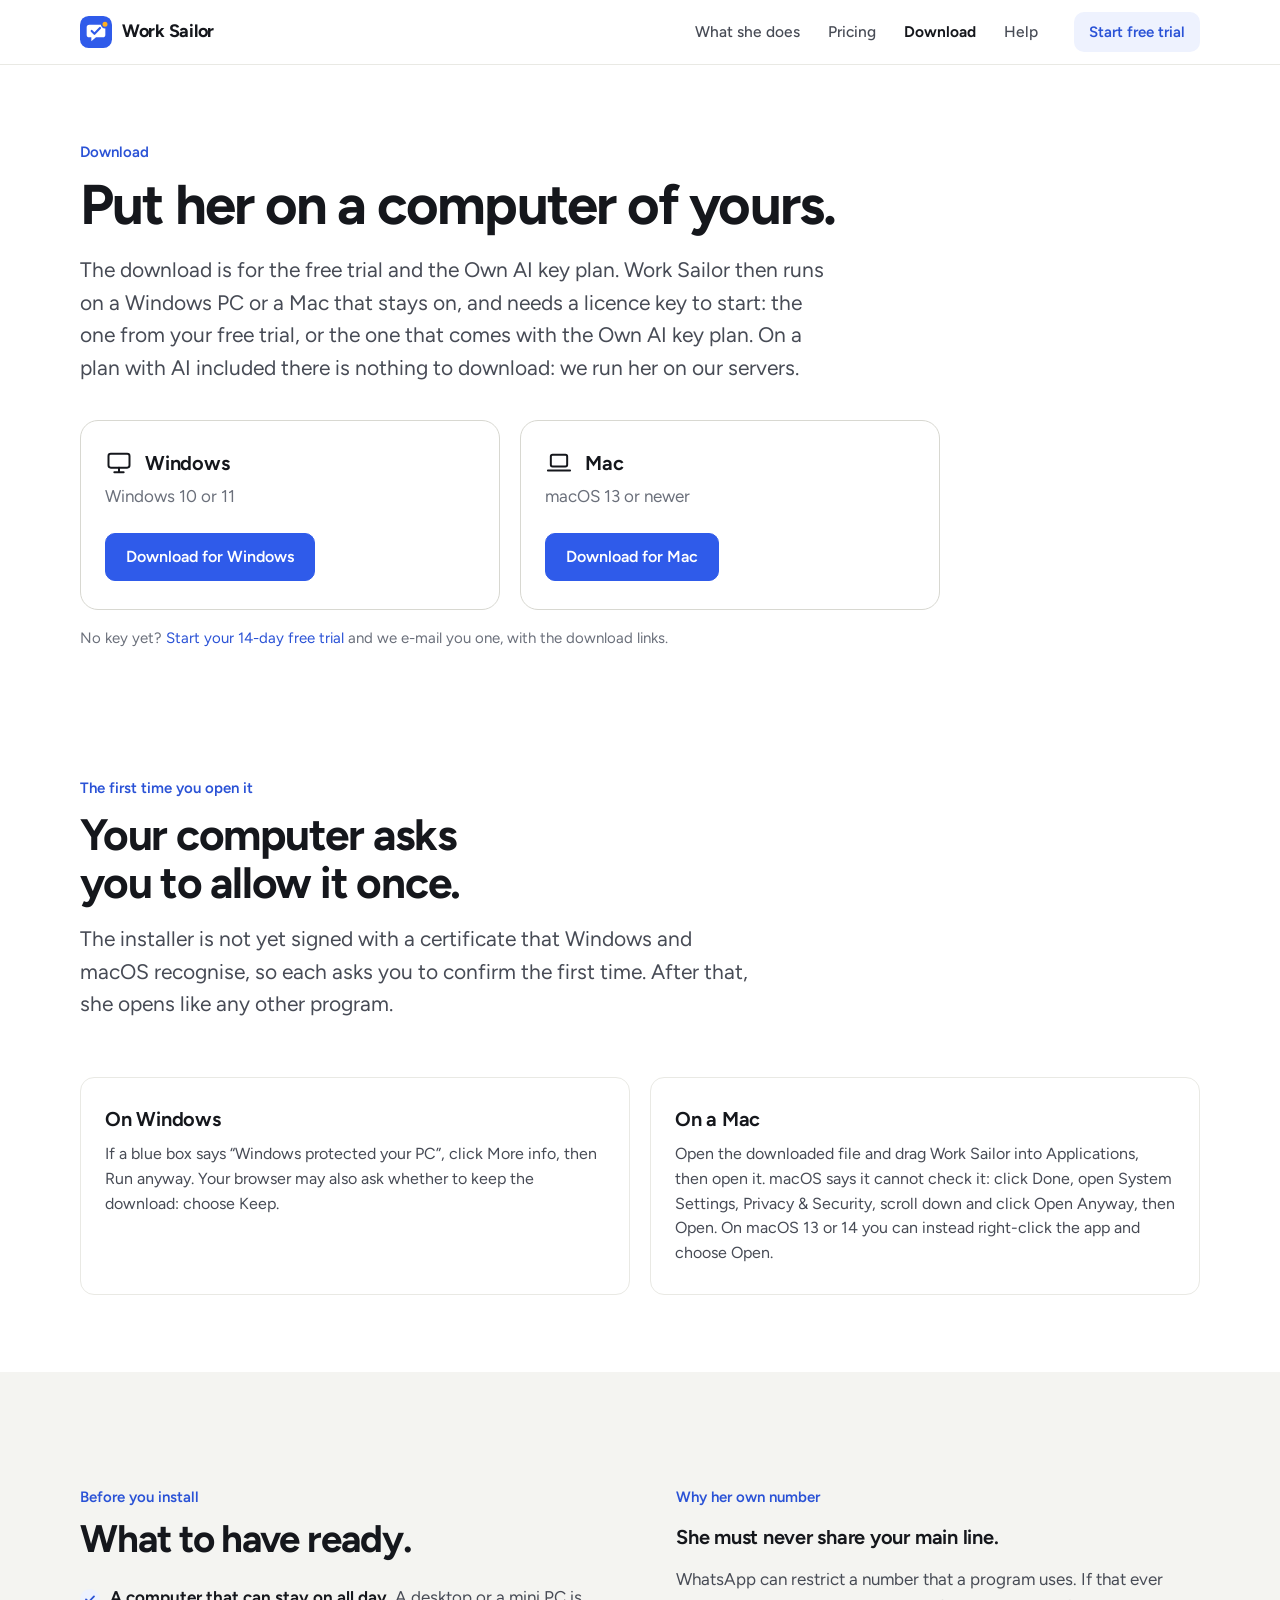
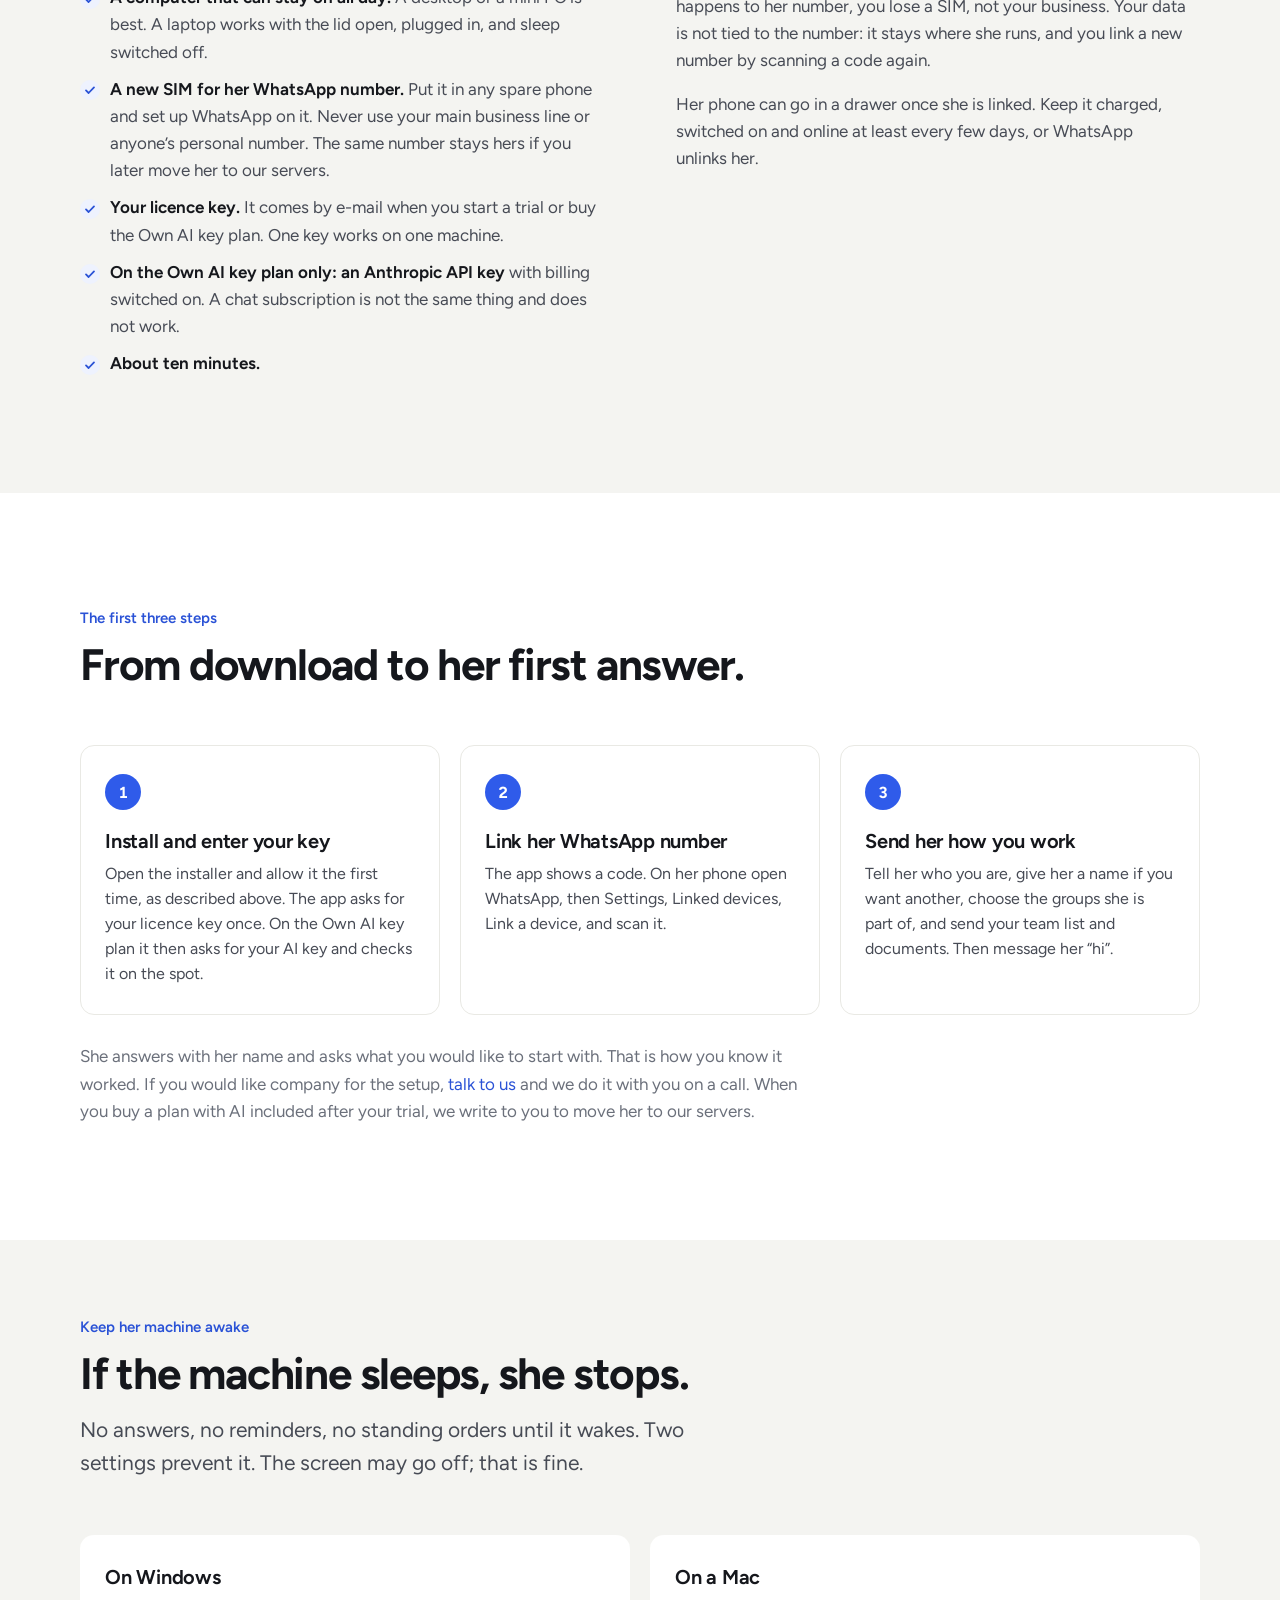
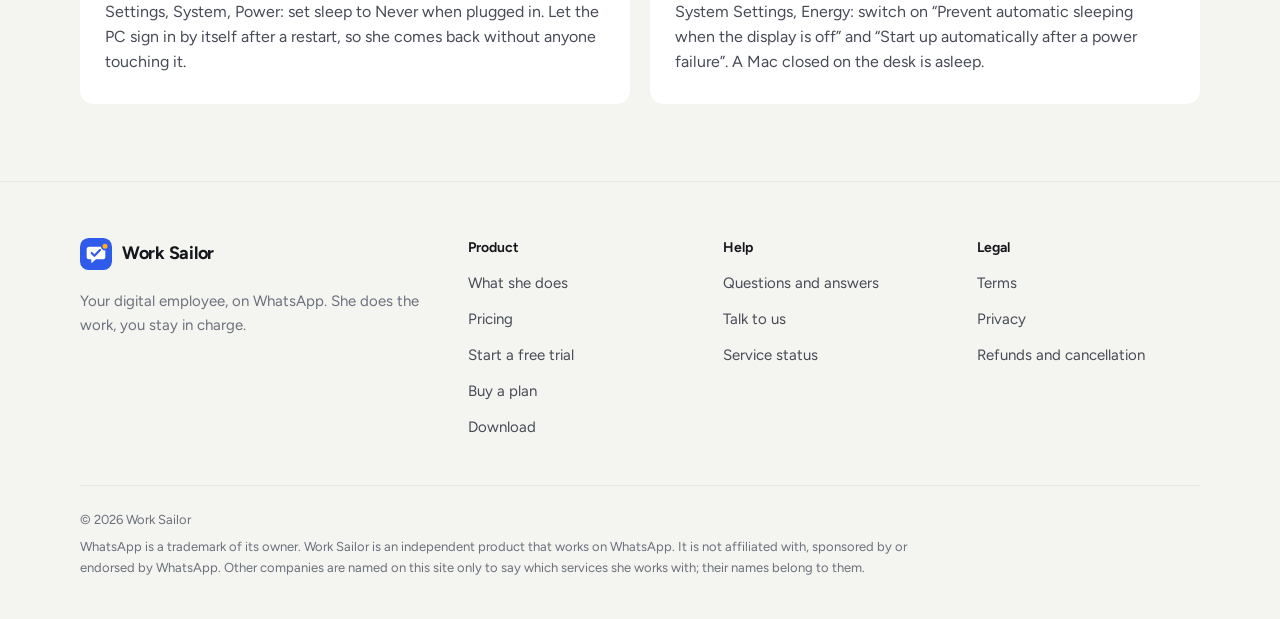
<file: download.html>
<!doctype html>
<html lang="en" data-page="download"
  data-title="Download · {name}"
  data-desc="Download {name} for Windows or Mac, for the free trial and the Own AI key plan. What to have ready before you install, and the first three steps.">
<head>
<!--head-->
<meta charset="utf-8">
<meta name="viewport" content="width=device-width, initial-scale=1">
<meta name="color-scheme" content="light dark">
<title>Download · Work Sailor</title>
<meta name="description" content="Download Work Sailor for Windows or Mac, for the free trial and the Own AI key plan. What to have ready before you install, and the first three steps.">
<link rel="canonical" href="https://worksailor.in/download.html">
<meta property="og:type" content="website">
<meta property="og:site_name" content="Work Sailor">
<meta property="og:title" content="Download · Work Sailor">
<meta property="og:description" content="Download Work Sailor for Windows or Mac, for the free trial and the Own AI key plan. What to have ready before you install, and the first three steps.">
<meta property="og:url" content="https://worksailor.in/download.html">
<meta property="og:image" content="https://worksailor.in/img/og.png">
<meta property="og:image:width" content="1200">
<meta property="og:image:height" content="630">
<meta name="twitter:card" content="summary_large_image">
<meta name="theme-color" content="#ffffff" media="(prefers-color-scheme: light)">
<meta name="theme-color" content="#16181d" media="(prefers-color-scheme: dark)">
<link rel="icon" href="img/mark.svg" type="image/svg+xml">
<link rel="alternate icon" href="img/favicon-64.png" type="image/png" sizes="64x64">
<link rel="apple-touch-icon" href="img/apple-touch-icon.png">
<link rel="stylesheet" href="css/site.css">
<script src="js/site-data.js" defer></script>
<script src="js/site.js" defer></script>
<!--/head-->
</head>
<body>
<!--header-->
<a class="skip" href="#main">Skip to the page</a>
<header class="site-header">
  <div class="wrap bar">
    <a class="lockup" href="index.html"><img src="img/mark.svg" width="32" height="32" alt=""><span data-s="name">Work Sailor</span></a>
    <nav class="nav" aria-label="Main">
      <a data-nav href="features.html">What she does</a>
      <a data-nav href="pricing.html">Pricing</a>
      <a data-nav href="download.html" aria-current="page">Download</a>
      <a data-nav href="help.html">Help</a>
    </nav>
    <a class="btn tint compact bar-cta" href="trial.html">Start free trial</a>
    <details class="menu">
      <summary aria-label="Menu">
        <svg class="i-open" viewBox="0 0 24 24" fill="none" stroke="currentColor" stroke-width="1.7" stroke-linecap="round" aria-hidden="true"><path d="M4 7h16M4 12h16M4 17h16"/></svg>
        <svg class="i-close" viewBox="0 0 24 24" fill="none" stroke="currentColor" stroke-width="1.7" stroke-linecap="round" aria-hidden="true"><path d="M6 6l12 12M18 6L6 18"/></svg>
      </summary>
      <nav class="menu-panel" aria-label="Menu">
        <a data-nav href="features.html">What she does</a>
        <a data-nav href="pricing.html">Pricing</a>
        <a data-nav href="download.html" aria-current="page">Download</a>
        <a data-nav href="help.html">Help</a>
        <a class="btn brand wide" href="trial.html"><span data-s="trial_cta">Start your 14-day free trial</span></a>
      </nav>
    </details>
  </div>
</header>
<!--/header-->

<main id="main">

  <section class="page-hero">
    <div class="wrap">
      <p class="eyebrow">Download</p>
      <h1 class="page-title">Put her on a computer of yours.</h1>
      <p class="lead">The download is for the free trial and the Own AI key plan. <span data-s="name">Work Sailor</span> then runs on a Windows PC or a Mac that stays on, and needs a licence key to start: the one from your free trial, or the one that comes with the Own AI key plan. On a plan with AI included there is nothing to download: we run her on our servers.</p>

      <div class="grid g2" style="margin-top:36px;max-width:860px">
        <div class="dl">
          <div class="os">
            <svg viewBox="0 0 24 24" fill="none" stroke="currentColor" stroke-width="1.7" stroke-linecap="round" stroke-linejoin="round" aria-hidden="true"><rect x="3" y="4" width="18" height="12" rx="2"/><path d="M8 20h8M12 16v4"/></svg>
            <h2 class="h3">Windows</h2>
          </div>
          <p class="muted">Windows 10 or 11</p>
          <a class="btn brand" data-if="downloads.windows" data-tpl-href="{downloads.windows}" href="https://licence.worksailor.in/download/windows">Download for Windows</a>
          <p class="wait" data-unless="downloads.windows" hidden>Available with your licence e-mail</p>
        </div>
        <div class="dl">
          <div class="os">
            <svg viewBox="0 0 24 24" fill="none" stroke="currentColor" stroke-width="1.7" stroke-linecap="round" stroke-linejoin="round" aria-hidden="true"><rect x="5" y="5" width="14" height="10" rx="1.500"/><path d="M2.500 18.500h19"/></svg>
            <h2 class="h3">Mac</h2>
          </div>
          <p class="muted">macOS 13 or newer</p>
          <a class="btn brand" data-if="downloads.mac" data-tpl-href="{downloads.mac}" href="https://licence.worksailor.in/download/mac">Download for Mac</a>
          <p class="wait" data-unless="downloads.mac" hidden>Available with your licence e-mail</p>
        </div>
      </div>
      <p class="hero-note">No key yet? <a href="trial.html"><span data-s="trial_cta">Start your 14-day free trial</span></a> and we e-mail you one, with the download links.</p>
    </div>
  </section>

  <section class="section tight" id="first-open">
    <div class="wrap">
      <div class="section-head">
        <p class="eyebrow">The first time you open it</p>
        <h2 class="title">Your computer asks you to allow it once.</h2>
        <p class="lead">The installer is not yet signed with a certificate that Windows and macOS recognise, so each asks you to confirm the first time. After that, she opens like any other program.</p>
      </div>
      <div class="grid g2">
        <div class="card">
          <h3>On Windows</h3>
          <p>If a blue box says “Windows protected your PC”, click More info, then Run anyway. Your browser may also ask whether to keep the download: choose Keep.</p>
        </div>
        <div class="card">
          <h3>On a Mac</h3>
          <p>Open the downloaded file and drag <span data-s="name">Work Sailor</span> into Applications, then open it. macOS says it cannot check it: click Done, open System Settings, Privacy &amp; Security, scroll down and click Open Anyway, then Open. On macOS 13 or 14 you can instead right-click the app and choose Open.</p>
        </div>
      </div>
    </div>
  </section>

  <section class="section band">
    <div class="wrap">
      <div class="split even" style="align-items:start">
        <div class="split-text">
          <p class="eyebrow">Before you install</p>
          <h2 class="title">What to have ready.</h2>
          <ul class="ticks" style="margin-top:24px">
            <li><b>A computer that can stay on all day.</b> A desktop or a mini PC is best. A laptop works with the lid open, plugged in, and sleep switched off.</li>
            <li><b>A new SIM for her WhatsApp number.</b> Put it in any spare phone and set up WhatsApp on it. Never use your main business line or anyone’s personal number. The same number stays hers if you later move her to our servers.</li>
            <li><b>Your licence key.</b> It comes by e-mail when you start a trial or buy the Own AI key plan. One key works on one machine.</li>
            <li><b>On the Own AI key plan only: an Anthropic API key</b> with billing switched on. A chat subscription is not the same thing and does not work.</li>
            <li><b>About ten minutes.</b></li>
          </ul>
        </div>
        <div class="split-text">
          <p class="eyebrow">Why her own number</p>
          <h3>She must never share your main line.</h3>
          <p>WhatsApp can restrict a number that a program uses. If that ever happens to her number, you lose a SIM, not your business. Your data is not tied to the number: it stays where she runs, and you link a new number by scanning a code again.</p>
          <p>Her phone can go in a drawer once she is linked. Keep it charged, switched on and online at least every few days, or WhatsApp unlinks her.</p>
        </div>
      </div>
    </div>
  </section>

  <section class="section">
    <div class="wrap">
      <div class="section-head">
        <p class="eyebrow">The first three steps</p>
        <h2 class="title">From download to her first answer.</h2>
      </div>
      <ol class="steps">
        <li>
          <h3>Install and enter your key</h3>
          <p>Open the installer and allow it the first time, as described above. The app asks for your licence key once. On the Own AI key plan it then asks for your AI key and checks it on the spot.</p>
        </li>
        <li>
          <h3>Link her WhatsApp number</h3>
          <p>The app shows a code. On her phone open WhatsApp, then Settings, Linked devices, Link a device, and scan it.</p>
        </li>
        <li>
          <h3>Send her how you work</h3>
          <p>Tell her who you are, give her a name if you want another, choose the groups she is part of, and send your team list and documents. Then message her “hi”.</p>
        </li>
      </ol>
      <p class="muted" style="margin-top:28px;max-width:44em">She answers with her name and asks what you would like to start with. That is how you know it worked. If you would like company for the setup, <a href="mailto:support@worksailor.in?subject=Work%20Sailor%3A%20Help%20with%20the%20setup" data-talk="Help with the setup">talk to us</a> and we do it with you on a call. When you buy a plan with AI included after your trial, we write to you to move her to our servers.</p>
    </div>
  </section>

  <section class="section tight band">
    <div class="wrap">
      <div class="section-head">
        <p class="eyebrow">Keep her machine awake</p>
        <h2 class="title">If the machine sleeps, she stops.</h2>
        <p class="lead">No answers, no reminders, no standing orders until it wakes. Two settings prevent it. The screen may go off; that is fine.</p>
      </div>
      <div class="grid g2">
        <div class="card">
          <h3>On Windows</h3>
          <p>Settings, System, Power: set sleep to Never when plugged in. Let the PC sign in by itself after a restart, so she comes back without anyone touching it.</p>
        </div>
        <div class="card">
          <h3>On a Mac</h3>
          <p>System Settings, Energy: switch on “Prevent automatic sleeping when the display is off” and “Start up automatically after a power failure”. A Mac closed on the desk is asleep.</p>
        </div>
      </div>
    </div>
  </section>

</main>

<!--footer-->
<footer class="site-footer">
  <div class="wrap">
    <div class="foot-grid">
      <div class="foot-brand">
        <a class="lockup" href="index.html"><img src="img/mark.svg" width="32" height="32" alt="" loading="lazy"><span data-s="name">Work Sailor</span></a>
        <p><span data-s="tagline">Your digital employee, on WhatsApp.</span> <span data-s="promise">She does the work, you stay in charge.</span></p>
        <p class="social" data-if="has_social" hidden>
          <a data-if="social.linkedin" data-tpl-href="{social.linkedin}" rel="noopener" href="" hidden>LinkedIn</a>
          <a data-if="social.x" data-tpl-href="{social.x}" rel="noopener" href="" hidden>X</a>
          <a data-if="social.instagram" data-tpl-href="{social.instagram}" rel="noopener" href="" hidden>Instagram</a>
          <a data-if="social.youtube" data-tpl-href="{social.youtube}" rel="noopener" href="" hidden>YouTube</a>
        </p>
      </div>
      <nav class="foot-col" aria-label="Product">
        <h2>Product</h2>
        <a data-nav href="features.html">What she does</a>
        <a data-nav href="pricing.html">Pricing</a>
        <a data-nav href="trial.html">Start a free trial</a>
        <a data-nav href="buy.html">Buy a plan</a>
        <a data-nav href="download.html" aria-current="page">Download</a>
      </nav>
      <nav class="foot-col" aria-label="Help">
        <h2>Help</h2>
        <a data-nav href="help.html">Questions and answers</a>
        <a href="mailto:support@worksailor.in" data-talk="">Talk to us</a>
        <a data-if="wa_link" data-tpl-href="{wa_link}" rel="noopener" href="" hidden>Message us on WhatsApp</a>
        <a data-if="status_url" data-tpl-href="{status_url}" rel="noopener" href="https://licence.worksailor.in/status">Service status</a>
      </nav>
      <nav class="foot-col" aria-label="Legal">
        <h2>Legal</h2>
        <a data-nav href="terms.html">Terms</a>
        <a data-nav href="privacy.html">Privacy</a>
        <a data-nav href="refunds.html">Refunds and cancellation</a>
      </nav>
    </div>
    <div class="foot-small">
      <p>&copy; <span data-s="year">2026</span> <span data-s="owner">Work Sailor</span></p>
      <p>WhatsApp is a trademark of its owner. <span data-s="name">Work Sailor</span> is an independent product that works on WhatsApp. It is not affiliated with, sponsored by or endorsed by WhatsApp. Other companies are named on this site only to say which services she works with; their names belong to them.</p>
    </div>
  </div>
</footer>
<!--/footer-->
</body>
</html>
</file>
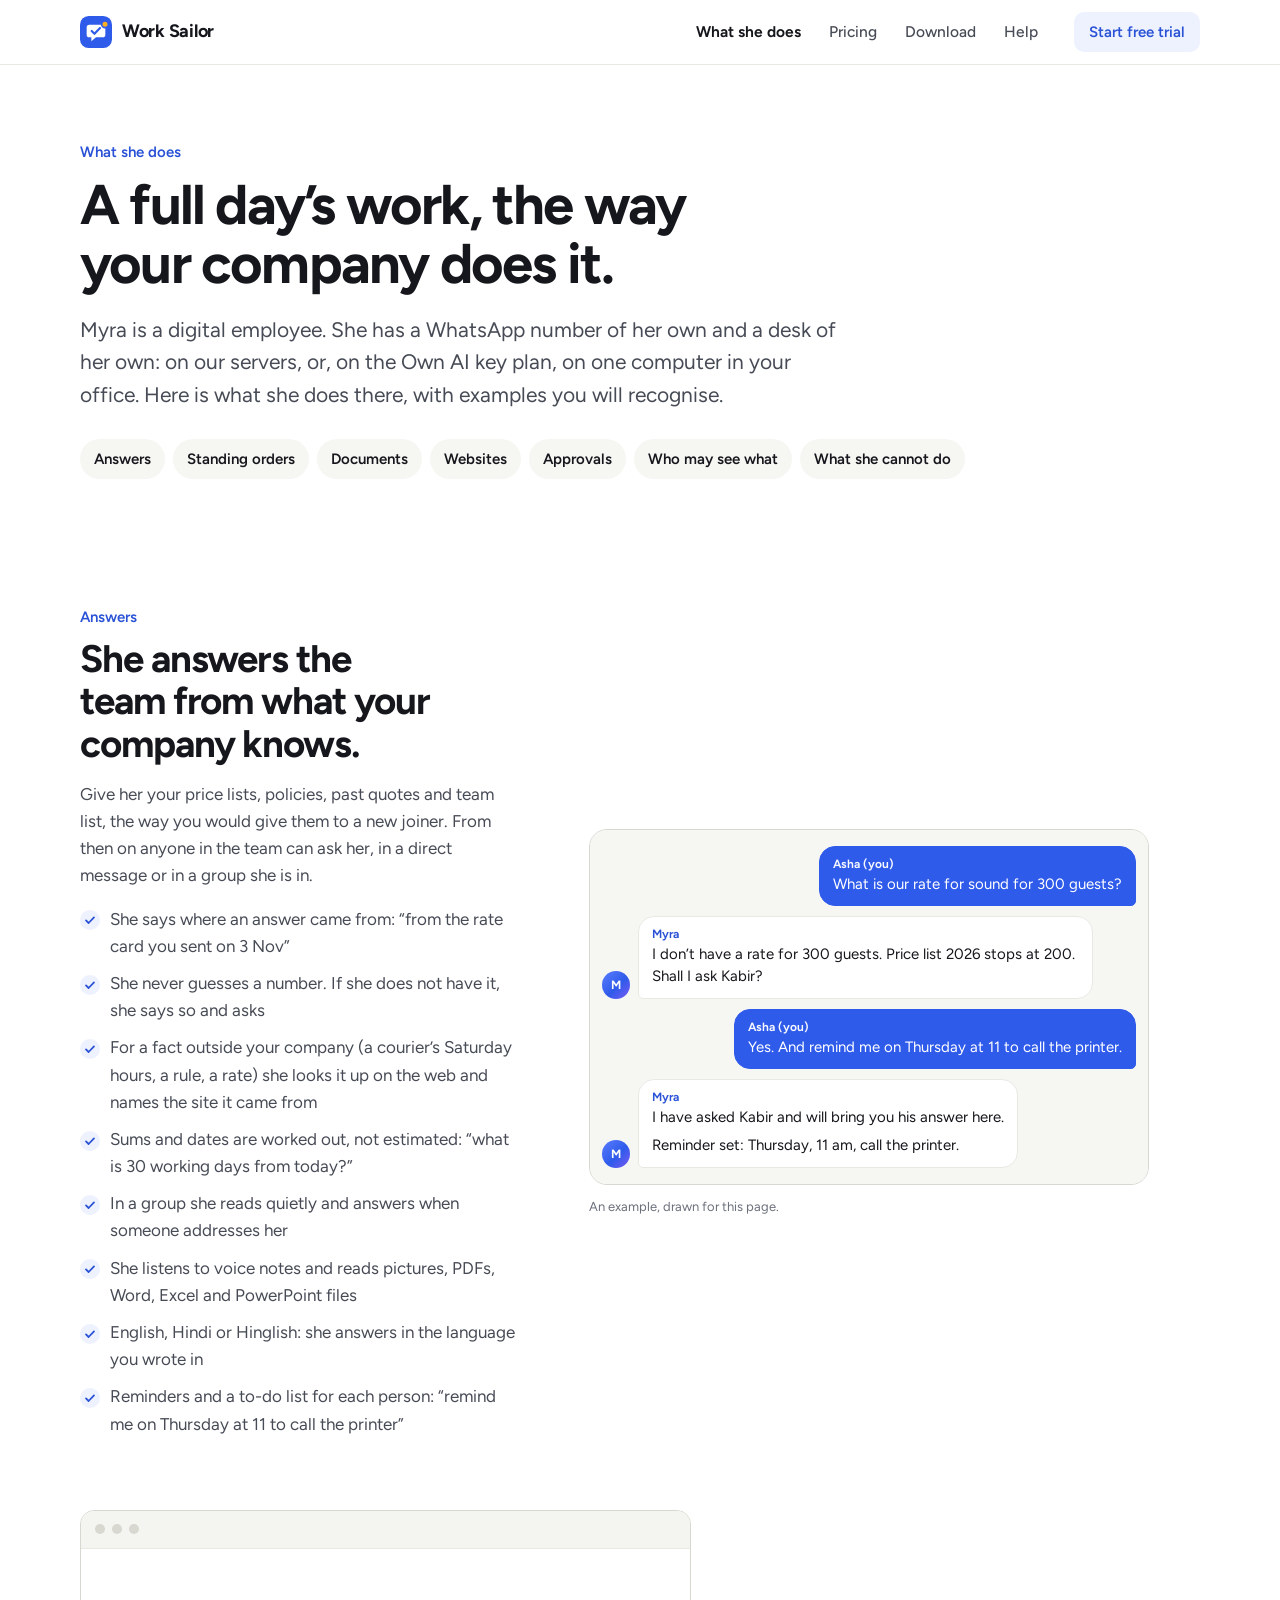
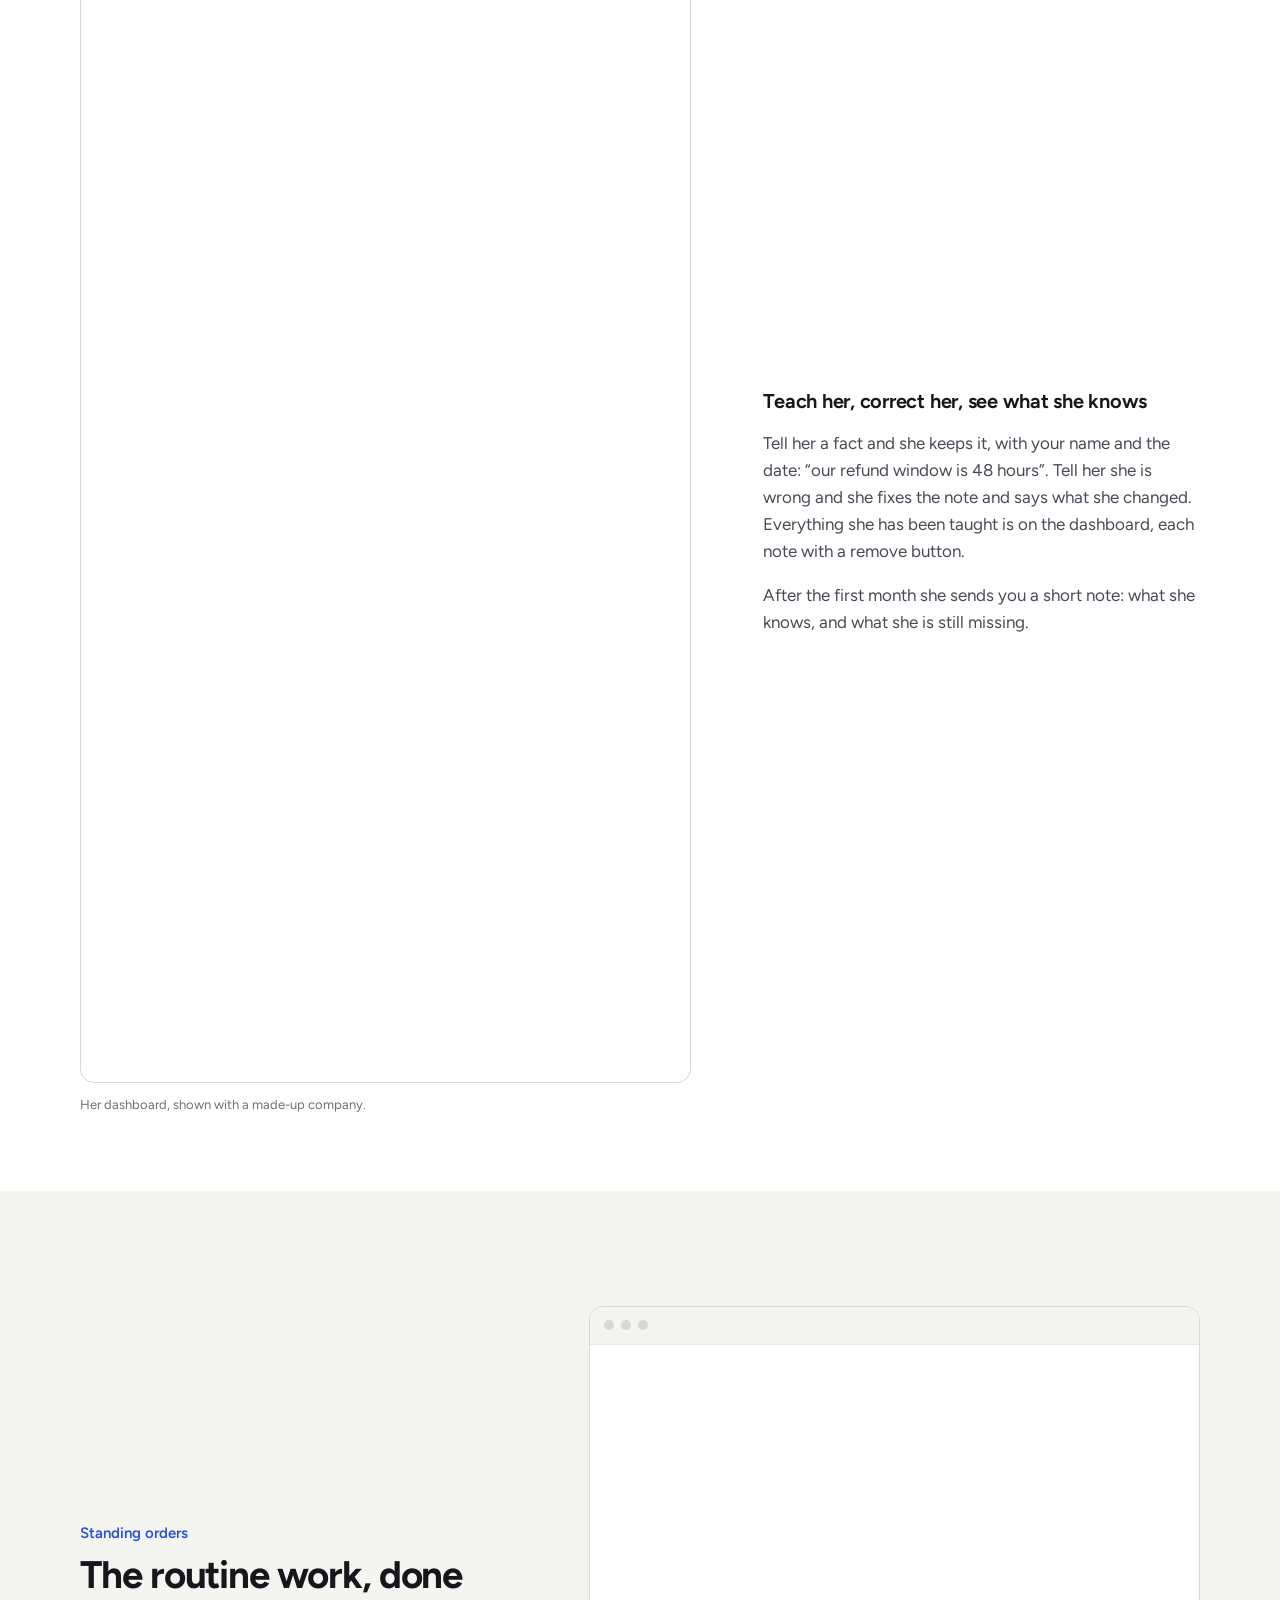
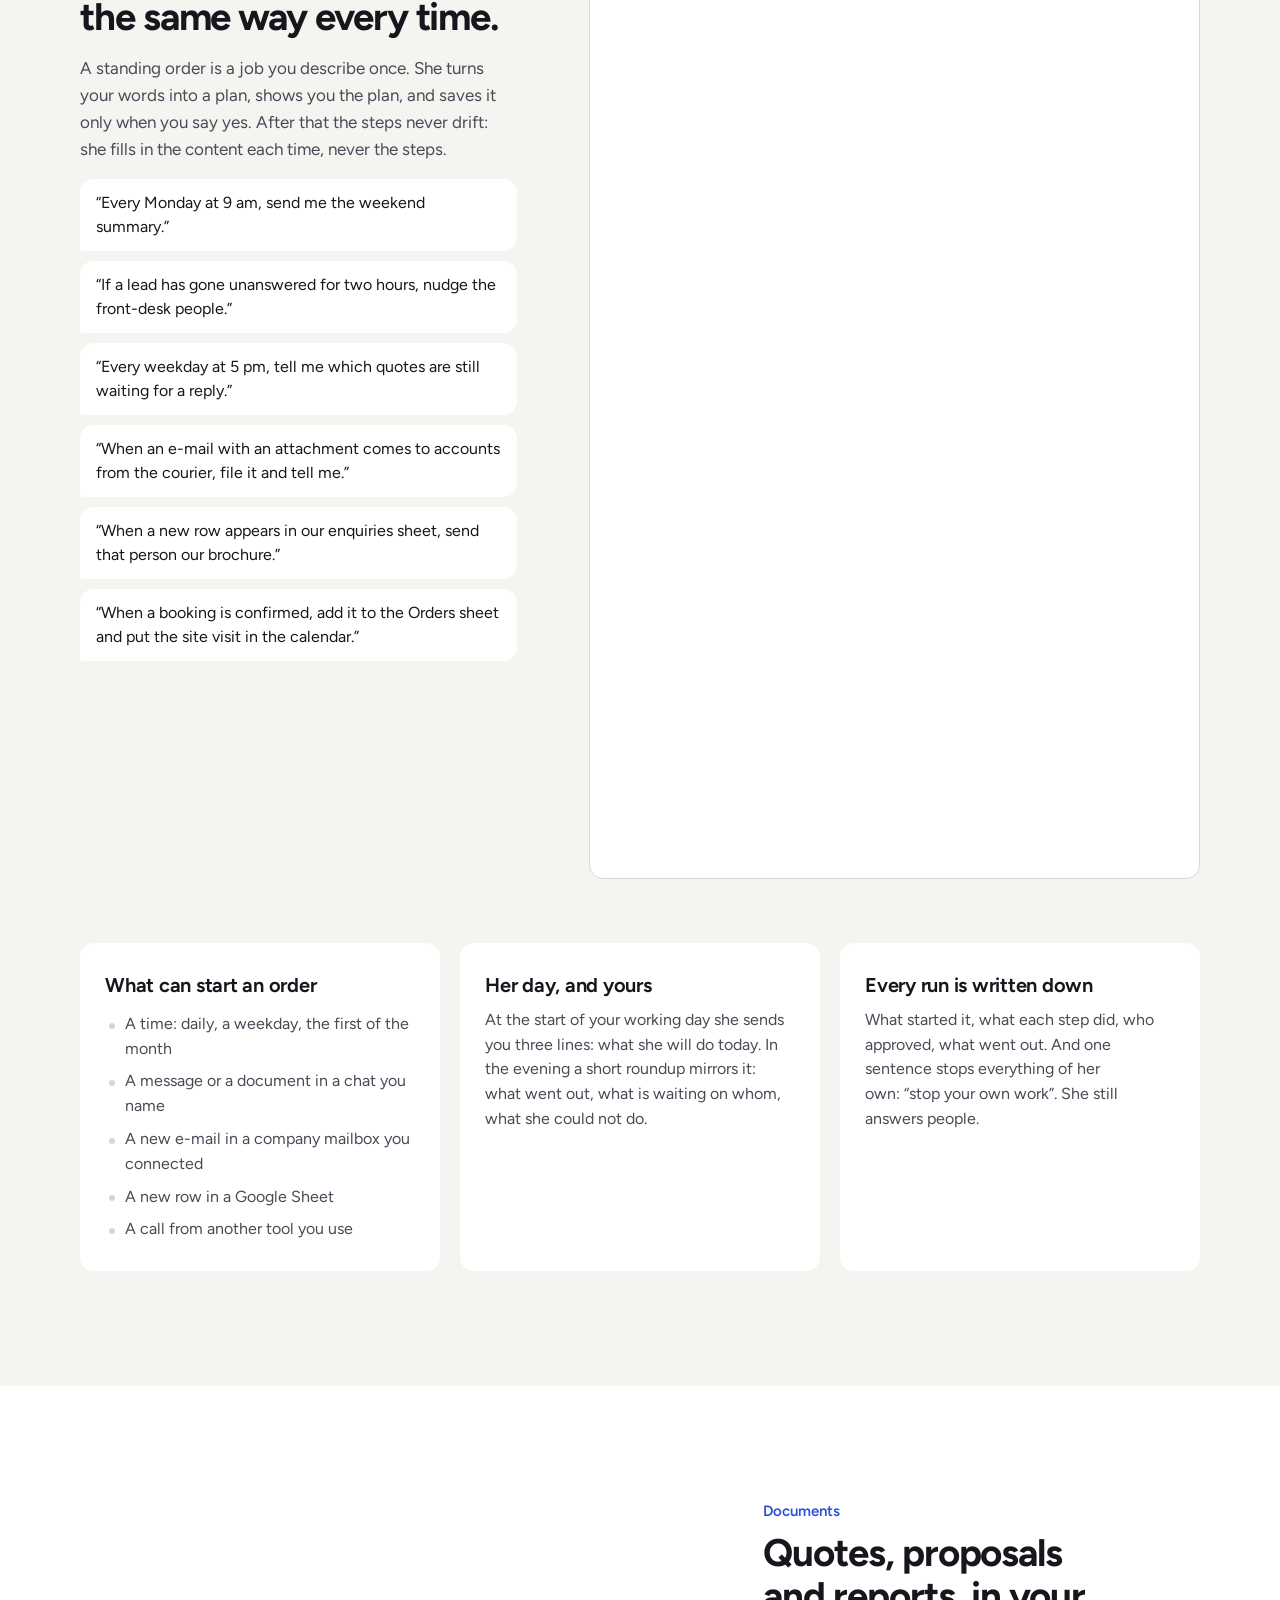
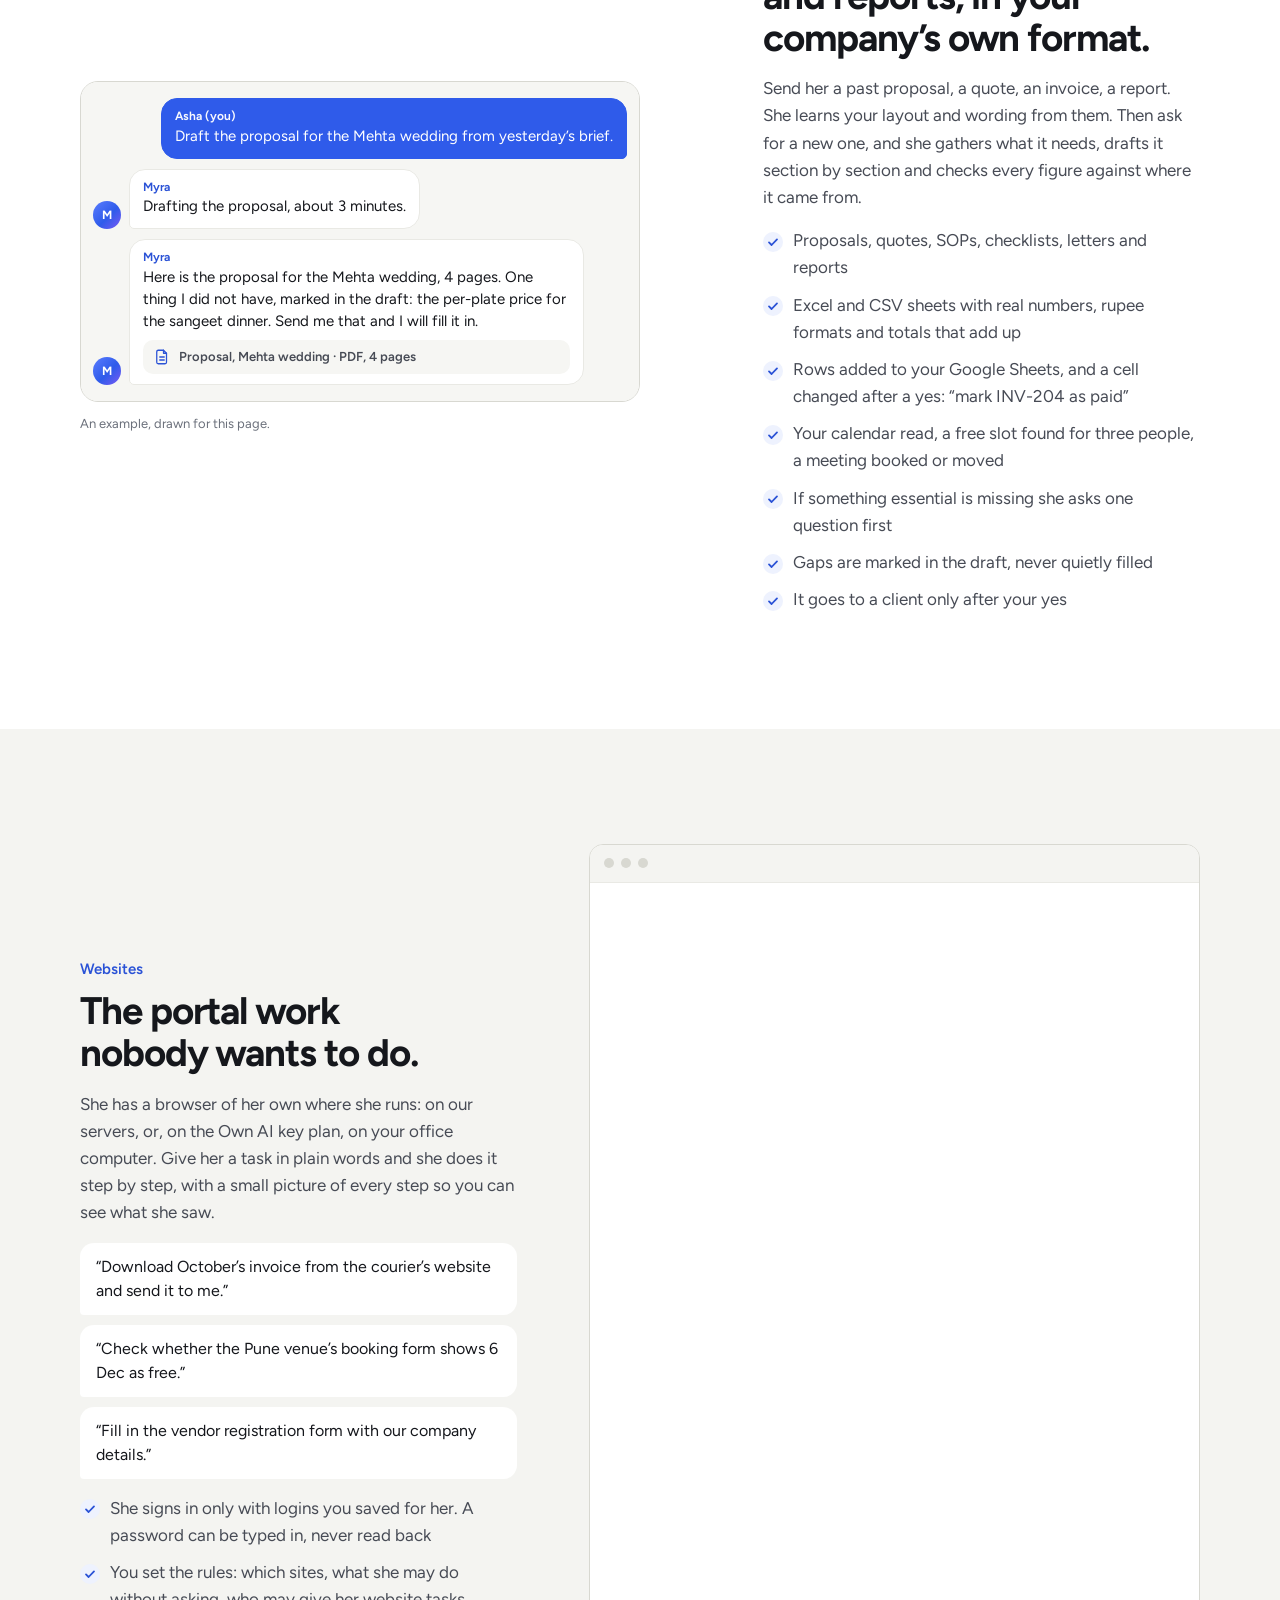
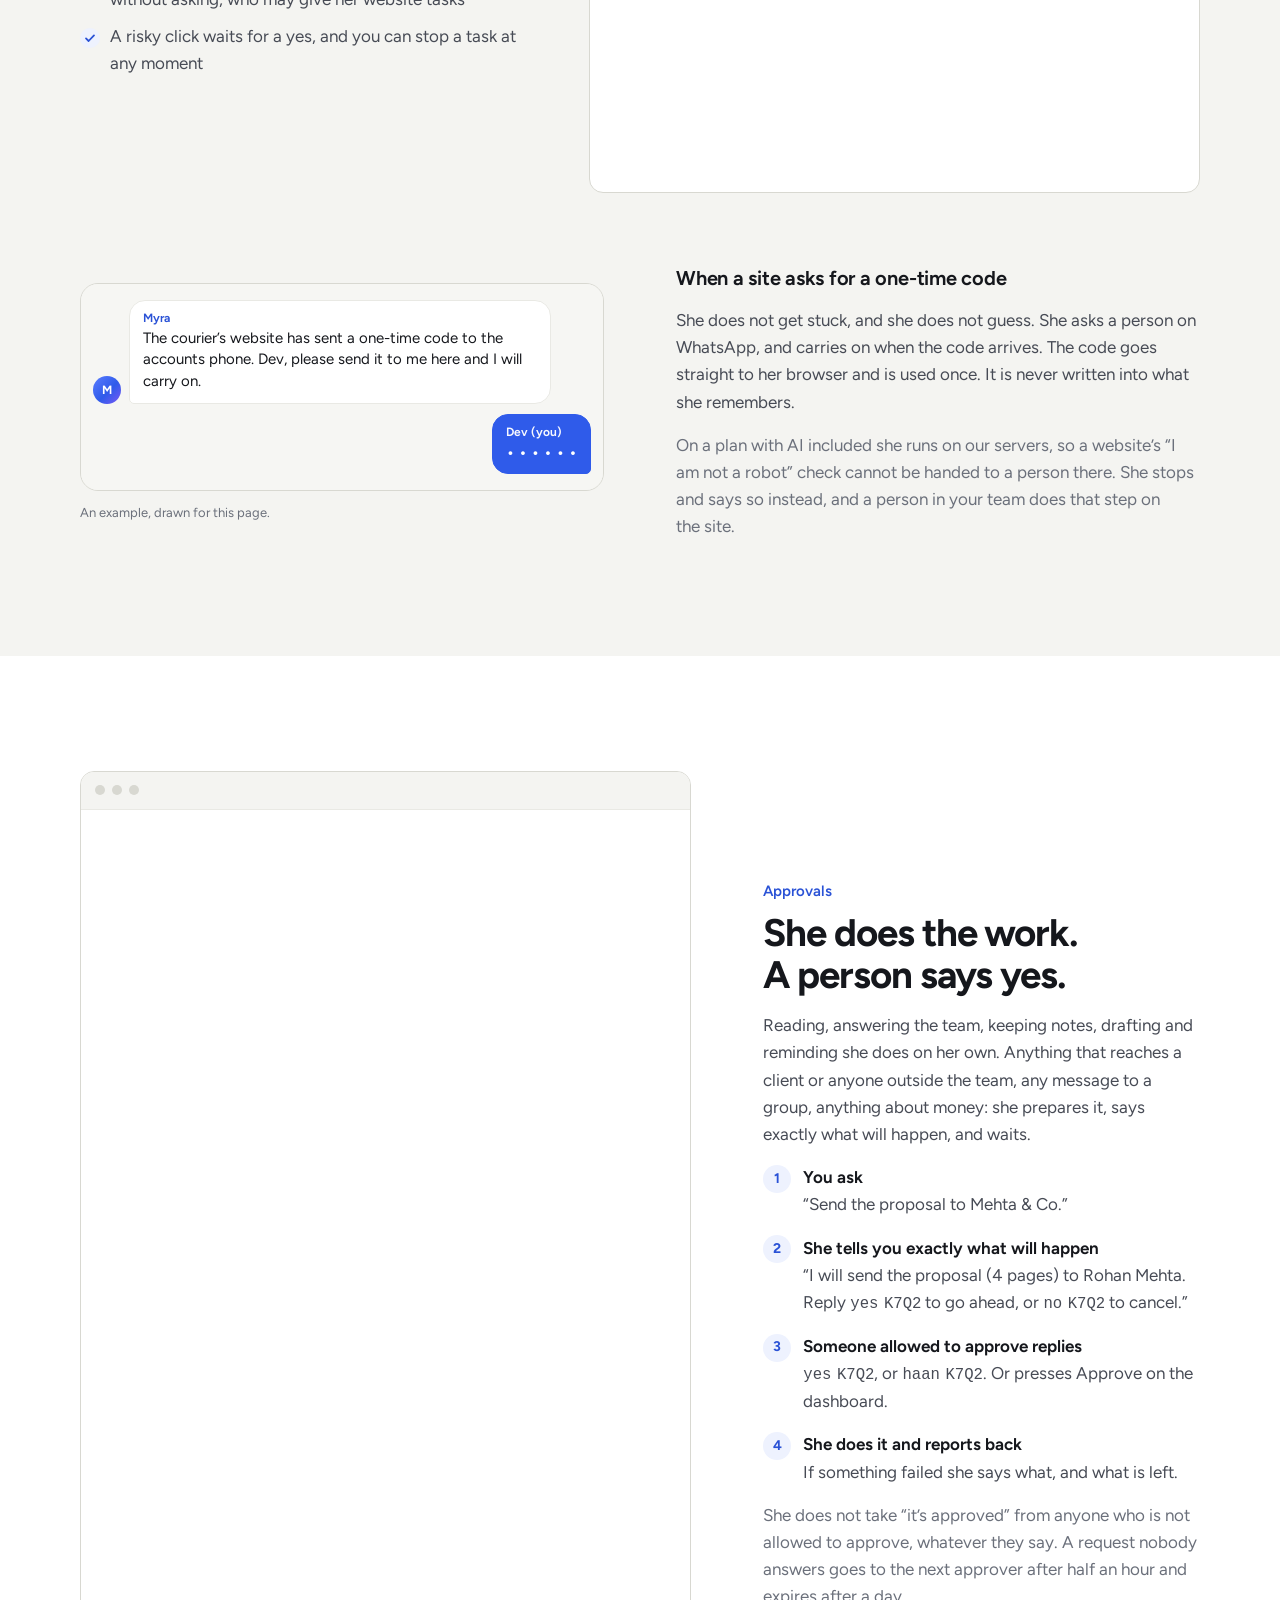
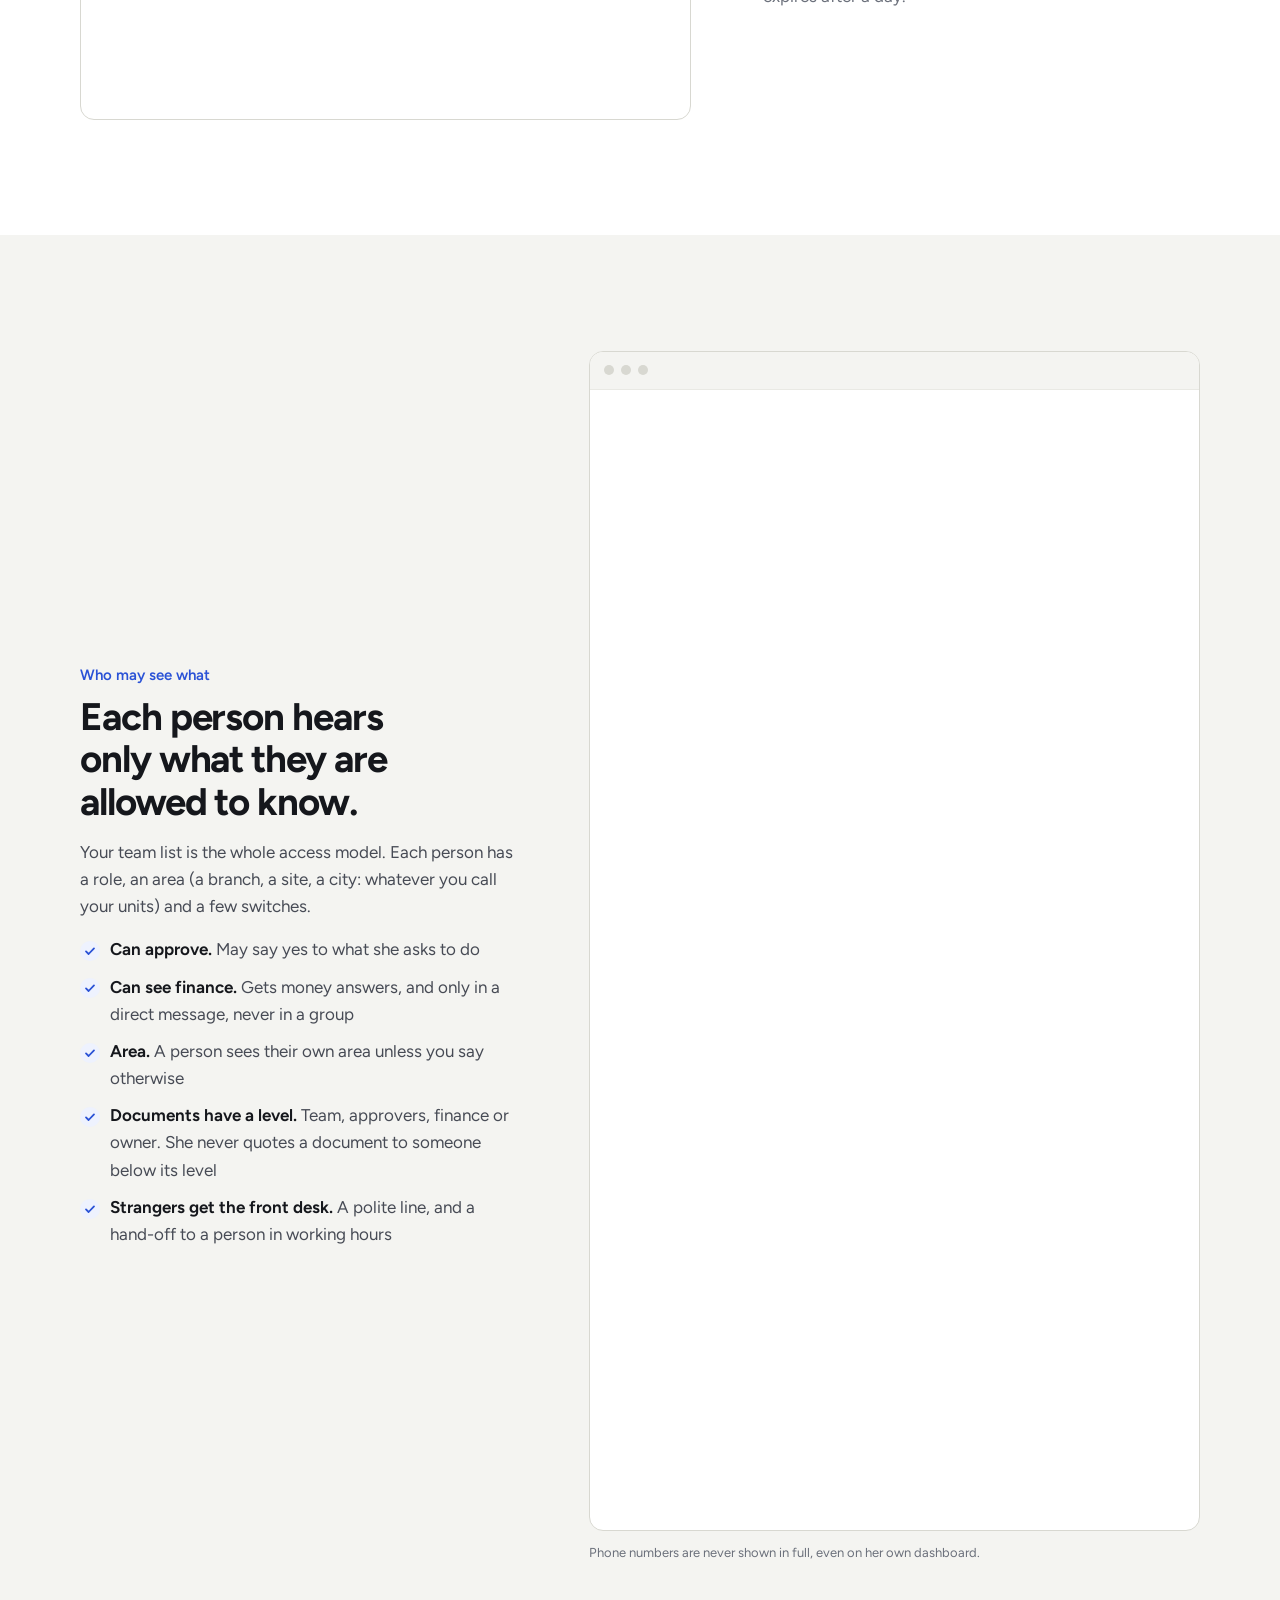
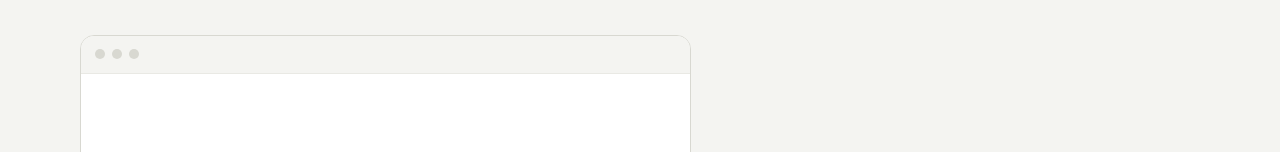
<file: features.html>
<!doctype html>
<html lang="en" data-page="features"
  data-title="What she does · {name}"
  data-desc="What {employee}, your digital employee, does all day: answers the team, runs standing orders, writes quotes and reports, works on websites. Always with your yes first.">
<head>
<!--head-->
<meta charset="utf-8">
<meta name="viewport" content="width=device-width, initial-scale=1">
<meta name="color-scheme" content="light dark">
<title>What she does · Work Sailor</title>
<meta name="description" content="What Myra, your digital employee, does all day: answers the team, runs standing orders, writes quotes and reports, works on websites. Always with your yes first.">
<link rel="canonical" href="https://worksailor.in/features.html">
<meta property="og:type" content="website">
<meta property="og:site_name" content="Work Sailor">
<meta property="og:title" content="What she does · Work Sailor">
<meta property="og:description" content="What Myra, your digital employee, does all day: answers the team, runs standing orders, writes quotes and reports, works on websites. Always with your yes first.">
<meta property="og:url" content="https://worksailor.in/features.html">
<meta property="og:image" content="https://worksailor.in/img/og.png">
<meta property="og:image:width" content="1200">
<meta property="og:image:height" content="630">
<meta name="twitter:card" content="summary_large_image">
<meta name="theme-color" content="#ffffff" media="(prefers-color-scheme: light)">
<meta name="theme-color" content="#16181d" media="(prefers-color-scheme: dark)">
<link rel="icon" href="img/mark.svg" type="image/svg+xml">
<link rel="alternate icon" href="img/favicon-64.png" type="image/png" sizes="64x64">
<link rel="apple-touch-icon" href="img/apple-touch-icon.png">
<link rel="stylesheet" href="css/site.css">
<script src="js/site-data.js" defer></script>
<script src="js/site.js" defer></script>
<!--/head-->
</head>
<body>
<!--header-->
<a class="skip" href="#main">Skip to the page</a>
<header class="site-header">
  <div class="wrap bar">
    <a class="lockup" href="index.html"><img src="img/mark.svg" width="32" height="32" alt=""><span data-s="name">Work Sailor</span></a>
    <nav class="nav" aria-label="Main">
      <a data-nav href="features.html" aria-current="page">What she does</a>
      <a data-nav href="pricing.html">Pricing</a>
      <a data-nav href="download.html">Download</a>
      <a data-nav href="help.html">Help</a>
    </nav>
    <a class="btn tint compact bar-cta" href="trial.html">Start free trial</a>
    <details class="menu">
      <summary aria-label="Menu">
        <svg class="i-open" viewBox="0 0 24 24" fill="none" stroke="currentColor" stroke-width="1.7" stroke-linecap="round" aria-hidden="true"><path d="M4 7h16M4 12h16M4 17h16"/></svg>
        <svg class="i-close" viewBox="0 0 24 24" fill="none" stroke="currentColor" stroke-width="1.7" stroke-linecap="round" aria-hidden="true"><path d="M6 6l12 12M18 6L6 18"/></svg>
      </summary>
      <nav class="menu-panel" aria-label="Menu">
        <a data-nav href="features.html" aria-current="page">What she does</a>
        <a data-nav href="pricing.html">Pricing</a>
        <a data-nav href="download.html">Download</a>
        <a data-nav href="help.html">Help</a>
        <a class="btn brand wide" href="trial.html"><span data-s="trial_cta">Start your 14-day free trial</span></a>
      </nav>
    </details>
  </div>
</header>
<!--/header-->

<main id="main">

  <section class="page-hero">
    <div class="wrap">
      <p class="eyebrow">What she does</p>
      <h1 class="page-title">A full day’s work, the way your company does it.</h1>
      <p class="lead"><span data-s="employee">Myra</span> is a digital employee. She has a WhatsApp number of her own and a desk of her own: on our servers, or, on the Own AI key plan, on one computer in your office. Here is what she does there, with examples you will recognise.</p>
      <nav class="toc" aria-label="On this page" style="margin-top:28px">
        <a href="#answers">Answers</a>
        <a href="#standing-orders">Standing orders</a>
        <a href="#documents">Documents</a>
        <a href="#websites">Websites</a>
        <a href="#approvals">Approvals</a>
        <a href="#access">Who may see what</a>
        <a href="#limits">What she cannot do</a>
      </nav>
    </div>
  </section>

  <section class="section tight" id="answers">
    <div class="wrap">
      <div class="split">
        <div class="split-text">
          <p class="eyebrow">Answers</p>
          <h2 class="title">She answers the team from what your company knows.</h2>
          <p>Give her your price lists, policies, past quotes and team list, the way you would give them to a new joiner. From then on anyone in the team can ask her, in a direct message or in a group she is in.</p>
          <ul class="ticks">
            <li>She says where an answer came from: “from the rate card you sent on 3 Nov”</li>
            <li>She never guesses a number. If she does not have it, she says so and asks</li>
            <li>For a fact outside your company (a courier’s Saturday hours, a rule, a rate) she looks it up on the web and names the site it came from</li>
            <li>Sums and dates are worked out, not estimated: “what is 30 working days from today?”</li>
            <li>In a group she reads quietly and answers when someone addresses her</li>
            <li>She listens to voice notes and reads pictures, PDFs, Word, Excel and PowerPoint files</li>
            <li>English, Hindi or Hinglish: she answers in the language you wrote in</li>
            <li>Reminders and a to-do list for each person: “remind me on Thursday at 11 to call the printer”</li>
          </ul>
        </div>
        <div class="split-art">
          <figure>
            <div class="chat mini">
              <ol class="chat-body">
                <li class="msg me"><div class="bubble"><span class="who">Asha (you)</span><p>What is our rate for sound for 300 guests?</p></div></li>
                <li class="msg her"><span class="avatar sm her" aria-hidden="true" data-s="employee_initial">M</span><div class="bubble"><span class="who" data-s="employee">Myra</span><p>I don’t have a rate for 300 guests. Price list 2026 stops at 200. Shall I ask Kabir?</p></div></li>
                <li class="msg me"><div class="bubble"><span class="who">Asha (you)</span><p>Yes. And remind me on Thursday at 11 to call the printer.</p></div></li>
                <li class="msg her"><span class="avatar sm her" aria-hidden="true" data-s="employee_initial">M</span><div class="bubble"><span class="who" data-s="employee">Myra</span><p>I have asked Kabir and will bring you his answer here.</p><p>Reminder set: Thursday, 11 am, call the printer.</p></div></li>
              </ol>
            </div>
            <figcaption class="chat-note">An example, drawn for this page.</figcaption>
          </figure>
        </div>
      </div>

      <div class="split flip" style="margin-top:72px">
        <div class="split-text">
          <h3>Teach her, correct her, see what she knows</h3>
          <p>Tell her a fact and she keeps it, with your name and the date: “our refund window is 48 hours”. Tell her she is wrong and she fixes the note and says what she changed. Everything she has been taught is on the dashboard, each note with a remove button.</p>
          <p>After the first month she sends you a short note: what she knows, and what she is still missing.</p>
        </div>
        <figure class="split-art shot">
          <div class="frame">
            <div class="frame-bar" aria-hidden="true"><i></i><i></i><i></i></div>
            <picture>
              <source media="(max-width: 640px) and (prefers-color-scheme: dark)" srcset="img/shot-knowledge-phone-dark.webp" width="780" height="1450">
              <source media="(max-width: 640px)" srcset="img/shot-knowledge-phone.webp" width="780" height="1450">
              <source media="(prefers-color-scheme: dark)" srcset="img/shot-knowledge-dark.webp" width="1400" height="1001">
              <img src="img/shot-knowledge.webp" width="1400" height="1001" loading="lazy" decoding="async" alt="The Knowledge page of the dashboard: the company’s documents, what she was taught, her notes and her notebooks.">
            </picture>
          </div>
          <figcaption class="frame-note">Her dashboard, shown with a made-up company.</figcaption>
        </figure>
      </div>
    </div>
  </section>

  <section class="section band" id="standing-orders">
    <div class="wrap">
      <div class="split">
        <div class="split-text">
          <p class="eyebrow">Standing orders</p>
          <h2 class="title">The routine work, done the same way every time.</h2>
          <p>A standing order is a job you describe once. She turns your words into a plan, shows you the plan, and saves it only when you say yes. After that the steps never drift: she fills in the content each time, never the steps.</p>
          <ul class="says">
            <li>“Every Monday at 9 am, send me the weekend summary.”</li>
            <li>“If a lead has gone unanswered for two hours, nudge the front-desk people.”</li>
            <li>“Every weekday at 5 pm, tell me which quotes are still waiting for a reply.”</li>
            <li>“When an e-mail with an attachment comes to accounts from the courier, file it and tell me.”</li>
            <li>“When a new row appears in our enquiries sheet, send that person our brochure.”</li>
            <li>“When a booking is confirmed, add it to the Orders sheet and put the site visit in the calendar.”</li>
          </ul>
        </div>
        <figure class="split-art shot">
          <div class="frame">
            <div class="frame-bar" aria-hidden="true"><i></i><i></i><i></i></div>
            <picture>
              <source media="(max-width: 640px) and (prefers-color-scheme: dark)" srcset="img/shot-orders-phone-dark.webp" width="780" height="1450">
              <source media="(max-width: 640px)" srcset="img/shot-orders-phone.webp" width="780" height="1450">
              <source media="(prefers-color-scheme: dark)" srcset="img/shot-orders-dark.webp" width="1400" height="1135">
              <img src="img/shot-orders.webp" width="1400" height="1135" loading="lazy" decoding="async" alt="The Standing orders page of the dashboard: three orders with switches, one that cannot run yet and says why, and her plan for today.">
            </picture>
          </div>
        </figure>
      </div>

      <div class="grid g3" style="margin-top:64px">
        <div class="card">
          <h3>What can start an order</h3>
          <ul class="dots">
            <li>A time: daily, a weekday, the first of the month</li>
            <li>A message or a document in a chat you name</li>
            <li>A new e-mail in a company mailbox you connected</li>
            <li>A new row in a Google Sheet</li>
            <li>A call from another tool you use</li>
          </ul>
        </div>
        <div class="card">
          <h3>Her day, and yours</h3>
          <p>At the start of your working day she sends you three lines: what she will do today. In the evening a short roundup mirrors it: what went out, what is waiting on whom, what she could not do.</p>
        </div>
        <div class="card">
          <h3>Every run is written down</h3>
          <p>What started it, what each step did, who approved, what went out. And one sentence stops everything of her own: “stop your own work”. She still answers people.</p>
        </div>
      </div>
    </div>
  </section>

  <section class="section" id="documents">
    <div class="wrap">
      <div class="split flip">
        <div class="split-text">
          <p class="eyebrow">Documents</p>
          <h2 class="title">Quotes, proposals and reports, in your company’s own format.</h2>
          <p>Send her a past proposal, a quote, an invoice, a report. She learns your layout and wording from them. Then ask for a new one, and she gathers what it needs, drafts it section by section and checks every figure against where it came from.</p>
          <ul class="ticks">
            <li>Proposals, quotes, SOPs, checklists, letters and reports</li>
            <li>Excel and CSV sheets with real numbers, rupee formats and totals that add up</li>
            <li>Rows added to your Google Sheets, and a cell changed after a yes: “mark INV-204 as paid”</li>
            <li>Your calendar read, a free slot found for three people, a meeting booked or moved</li>
            <li>If something essential is missing she asks one question first</li>
            <li>Gaps are marked in the draft, never quietly filled</li>
            <li>It goes to a client only after your yes</li>
          </ul>
        </div>
        <div class="split-art">
          <figure>
            <div class="chat mini">
              <ol class="chat-body">
                <li class="msg me"><div class="bubble"><span class="who">Asha (you)</span><p>Draft the proposal for the Mehta wedding from yesterday’s brief.</p></div></li>
                <li class="msg her"><span class="avatar sm her" aria-hidden="true" data-s="employee_initial">M</span><div class="bubble"><span class="who" data-s="employee">Myra</span><p>Drafting the proposal, about 3 minutes.</p></div></li>
                <li class="msg her"><span class="avatar sm her" aria-hidden="true" data-s="employee_initial">M</span><div class="bubble"><span class="who" data-s="employee">Myra</span><p>Here is the proposal for the Mehta wedding, 4 pages. One thing I did not have, marked in the draft: the per-plate price for the sangeet dinner. Send me that and I will fill it in.</p><span class="file"><svg viewBox="0 0 24 24" fill="none" stroke="currentColor" stroke-width="1.7" stroke-linecap="round" stroke-linejoin="round" aria-hidden="true"><path d="M7 3h7l4 4v12a2 2 0 0 1-2 2H7a2 2 0 0 1-2-2V5a2 2 0 0 1 2-2z"/><path d="M14 3v4h4M9 12h6M9 16h6"/></svg>Proposal, Mehta wedding · PDF, 4 pages</span></div></li>
              </ol>
            </div>
            <figcaption class="chat-note">An example, drawn for this page.</figcaption>
          </figure>
        </div>
      </div>
    </div>
  </section>

  <section class="section band" id="websites">
    <div class="wrap">
      <div class="split">
        <div class="split-text">
          <p class="eyebrow">Websites</p>
          <h2 class="title">The portal work nobody wants to do.</h2>
          <p>She has a browser of her own where she runs: on our servers, or, on the Own AI key plan, on your office computer. Give her a task in plain words and she does it step by step, with a small picture of every step so you can see what she saw.</p>
          <ul class="says">
            <li>“Download October’s invoice from the courier’s website and send it to me.”</li>
            <li>“Check whether the Pune venue’s booking form shows 6 Dec as free.”</li>
            <li>“Fill in the vendor registration form with our company details.”</li>
          </ul>
          <ul class="ticks">
            <li>She signs in only with logins you saved for her. A password can be typed in, never read back</li>
            <li>You set the rules: which sites, what she may do without asking, who may give her website tasks</li>
            <li>A risky click waits for a yes, and you can stop a task at any moment</li>
          </ul>
        </div>
        <figure class="split-art shot">
          <div class="frame">
            <div class="frame-bar" aria-hidden="true"><i></i><i></i><i></i></div>
            <picture>
              <source media="(max-width: 640px) and (prefers-color-scheme: dark)" srcset="img/shot-websites-phone-dark.webp" width="780" height="1164">
              <source media="(max-width: 640px)" srcset="img/shot-websites-phone.webp" width="780" height="1164">
              <source media="(prefers-color-scheme: dark)" srcset="img/shot-websites-dark.webp" width="1400" height="808">
              <img src="img/shot-websites.webp" width="1400" height="808" loading="lazy" decoding="async" alt="The Websites page of the dashboard: a task in progress, a finished task and a saved login.">
            </picture>
          </div>
        </figure>
      </div>

      <div class="split even flip" style="margin-top:72px">
        <div class="split-text">
          <h3>When a site asks for a one-time code</h3>
          <p>She does not get stuck, and she does not guess. She asks a person on WhatsApp, and carries on when the code arrives. The code goes straight to her browser and is used once. It is never written into what she remembers.</p>
          <p class="muted">On a plan with AI included she runs on our servers, so a website’s “I am not a robot” check cannot be handed to a person there. She stops and says so instead, and a person in your team does that step on the site.</p>
        </div>
        <div class="split-art">
          <figure>
            <div class="chat mini">
              <ol class="chat-body">
                <li class="msg her"><span class="avatar sm her" aria-hidden="true" data-s="employee_initial">M</span><div class="bubble"><span class="who" data-s="employee">Myra</span><p>The courier’s website has sent a one-time code to the accounts phone. Dev, please send it to me here and I will carry on.</p></div></li>
                <li class="msg me"><div class="bubble"><span class="who">Dev (you)</span><p><span class="sr-only">The code (hidden here)</span><span class="code" aria-hidden="true">• • • • • •</span></p></div></li>
              </ol>
            </div>
            <figcaption class="chat-note">An example, drawn for this page.</figcaption>
          </figure>
        </div>
      </div>
    </div>
  </section>

  <section class="section" id="approvals">
    <div class="wrap">
      <div class="split flip">
        <div class="split-text">
          <p class="eyebrow">Approvals</p>
          <h2 class="title">She does the work. A person says yes.</h2>
          <p>Reading, answering the team, keeping notes, drafting and reminding she does on her own. Anything that reaches a client or anyone outside the team, any message to a group, anything about money: she prepares it, says exactly what will happen, and waits.</p>
          <ol class="numbered">
            <li><b>You ask</b>“Send the proposal to Mehta &amp; Co.”</li>
            <li><b>She tells you exactly what will happen</b>“I will send the proposal (4 pages) to Rohan Mehta. Reply <span class="mono">yes K7Q2</span> to go ahead, or <span class="mono">no K7Q2</span> to cancel.”</li>
            <li><b>Someone allowed to approve replies</b><span class="mono">yes K7Q2</span>, or <span class="mono">haan K7Q2</span>. Or presses Approve on the dashboard.</li>
            <li><b>She does it and reports back</b>If something failed she says what, and what is left.</li>
          </ol>
          <p class="muted">She does not take “it’s approved” from anyone who is not allowed to approve, whatever they say. A request nobody answers goes to the next approver after half an hour and expires after a day.</p>
        </div>
        <figure class="split-art shot">
          <div class="frame">
            <div class="frame-bar" aria-hidden="true"><i></i><i></i><i></i></div>
            <picture>
              <source media="(max-width: 640px) and (prefers-color-scheme: dark)" srcset="img/shot-home-phone-dark.webp" width="780" height="1164">
              <source media="(max-width: 640px)" srcset="img/shot-home-phone.webp" width="780" height="1164">
              <source media="(prefers-color-scheme: dark)" srcset="img/shot-home-dark.webp" width="1400" height="958">
              <img src="img/shot-home.webp" width="1400" height="958" loading="lazy" decoding="async" alt="The Home page of the dashboard: two requests waiting for a yes, each with Approve and Reject buttons.">
            </picture>
          </div>
        </figure>
      </div>
    </div>
  </section>

  <section class="section band" id="access">
    <div class="wrap">
      <div class="split">
        <div class="split-text">
          <p class="eyebrow">Who may see what</p>
          <h2 class="title">Each person hears only what they are allowed to know.</h2>
          <p>Your team list is the whole access model. Each person has a role, an area (a branch, a site, a city: whatever you call your units) and a few switches.</p>
          <ul class="ticks">
            <li><b>Can approve.</b> May say yes to what she asks to do</li>
            <li><b>Can see finance.</b> Gets money answers, and only in a direct message, never in a group</li>
            <li><b>Area.</b> A person sees their own area unless you say otherwise</li>
            <li><b>Documents have a level.</b> Team, approvers, finance or owner. She never quotes a document to someone below its level</li>
            <li><b>Strangers get the front desk.</b> A polite line, and a hand-off to a person in working hours</li>
          </ul>
        </div>
        <figure class="split-art shot">
          <div class="frame">
            <div class="frame-bar" aria-hidden="true"><i></i><i></i><i></i></div>
            <picture>
              <source media="(max-width: 640px) and (prefers-color-scheme: dark)" srcset="img/shot-team-phone-dark.webp" width="780" height="1460">
              <source media="(max-width: 640px)" srcset="img/shot-team-phone.webp" width="780" height="1460">
              <source media="(prefers-color-scheme: dark)" srcset="img/shot-team-dark.webp" width="1400" height="981">
              <img src="img/shot-team.webp" width="1400" height="981" loading="lazy" decoding="async" alt="The Team page of the dashboard: five people with their roles and areas. Phone numbers show only their last four digits.">
            </picture>
          </div>
          <figcaption class="frame-note">Phone numbers are never shown in full, even on her own dashboard.</figcaption>
        </figure>
      </div>

      <div class="split flip" style="margin-top:72px">
        <div class="split-text">
          <h3>You choose the groups she is part of</h3>
          <p>She is off in every new group until you switch her on. In the groups you switch on, she reads quietly for context and answers only when someone addresses her. A group can belong to one area, and then it only gets that area’s matters.</p>
          <figure style="margin-top:24px">
            <div class="chat mini">
              <ol class="chat-body">
                <li class="msg me"><div class="bubble"><span class="who">Tara (you)</span><p>What are our payment terms with the sound vendor?</p></div></li>
                <li class="msg her"><span class="avatar sm her" aria-hidden="true" data-s="employee_initial">M</span><div class="bubble"><span class="who" data-s="employee">Myra</span><p>That is a finance matter, and I can share those only with people marked for finance, in a direct message. Ask Asha if you need it.</p></div></li>
              </ol>
            </div>
            <figcaption class="chat-note">An example, drawn for this page.</figcaption>
          </figure>
        </div>
        <figure class="split-art shot">
          <div class="frame">
            <div class="frame-bar" aria-hidden="true"><i></i><i></i><i></i></div>
            <picture>
              <source media="(max-width: 640px) and (prefers-color-scheme: dark)" srcset="img/shot-whatsapp-phone-dark.webp" width="780" height="1000">
              <source media="(max-width: 640px)" srcset="img/shot-whatsapp-phone.webp" width="780" height="1000">
              <source media="(prefers-color-scheme: dark)" srcset="img/shot-whatsapp-dark.webp" width="1400" height="674">
              <img src="img/shot-whatsapp.webp" width="1400" height="674" loading="lazy" decoding="async" alt="The list of groups on the dashboard: four groups, each with a switch. She answers in three of them.">
            </picture>
          </div>
        </figure>
      </div>
    </div>
  </section>

  <section class="section" id="limits">
    <div class="wrap">
      <div class="section-head">
        <p class="eyebrow">Said plainly</p>
        <h2 class="title">What she cannot do, and what she will not.</h2>
        <p class="lead">A good colleague tells you where the limits are. These are hers.</p>
      </div>
      <div class="grid g3">
        <div class="card">
          <h3>She cannot</h3>
          <ul class="dots">
            <li>Speak in a voice or video call (she can make a call link for you)</li>
            <li>Make payments inside WhatsApp</li>
            <li>Share a live location or use broadcast lists</li>
            <li>Work while the computer she runs on is off. Ours stay on; on the Own AI key plan, keep yours awake</li>
          </ul>
        </div>
        <div class="card">
          <h3>She will not</h3>
          <ul class="dots">
            <li>Send anything outside the team without a yes</li>
            <li>Post to a group without a yes</li>
            <li>Guess a number she does not have</li>
            <li>Keep identity documents, payslips, CVs or medical files, even if they are sent to her</li>
            <li>Write down passwords, one-time codes, bank details or phone numbers</li>
          </ul>
        </div>
        <div class="card">
          <h3>She needs</h3>
          <ul class="dots">
            <li>A WhatsApp number of her own: a new SIM, never your main line</li>
            <li>Her phone, a spare one, kept charged and online at least every few days</li>
            <li>On the Own AI key plan only: one Windows PC or Mac that stays on, plugged in and awake. With AI included, we run her on our servers</li>
            <li>Your documents and routines, the way you would show a new joiner</li>
          </ul>
        </div>
      </div>
    </div>
  </section>

  <section class="section tight">
    <div class="wrap">
      <div class="cta">
        <h2 class="title">See her do it with your own work.</h2>
        <p class="lead">The full product, free for <span data-s="trial_days">14</span> days. No payment first.</p>
        <div class="actions">
          <a class="btn brand big" href="trial.html"><span data-s="trial_cta">Start your 14-day free trial</span></a>
          <a class="btn big" href="pricing.html">See pricing</a>
        </div>
      </div>
    </div>
  </section>

</main>

<!--footer-->
<footer class="site-footer">
  <div class="wrap">
    <div class="foot-grid">
      <div class="foot-brand">
        <a class="lockup" href="index.html"><img src="img/mark.svg" width="32" height="32" alt="" loading="lazy"><span data-s="name">Work Sailor</span></a>
        <p><span data-s="tagline">Your digital employee, on WhatsApp.</span> <span data-s="promise">She does the work, you stay in charge.</span></p>
        <p class="social" data-if="has_social" hidden>
          <a data-if="social.linkedin" data-tpl-href="{social.linkedin}" rel="noopener" href="" hidden>LinkedIn</a>
          <a data-if="social.x" data-tpl-href="{social.x}" rel="noopener" href="" hidden>X</a>
          <a data-if="social.instagram" data-tpl-href="{social.instagram}" rel="noopener" href="" hidden>Instagram</a>
          <a data-if="social.youtube" data-tpl-href="{social.youtube}" rel="noopener" href="" hidden>YouTube</a>
        </p>
      </div>
      <nav class="foot-col" aria-label="Product">
        <h2>Product</h2>
        <a data-nav href="features.html" aria-current="page">What she does</a>
        <a data-nav href="pricing.html">Pricing</a>
        <a data-nav href="trial.html">Start a free trial</a>
        <a data-nav href="buy.html">Buy a plan</a>
        <a data-nav href="download.html">Download</a>
      </nav>
      <nav class="foot-col" aria-label="Help">
        <h2>Help</h2>
        <a data-nav href="help.html">Questions and answers</a>
        <a href="mailto:support@worksailor.in" data-talk="">Talk to us</a>
        <a data-if="wa_link" data-tpl-href="{wa_link}" rel="noopener" href="" hidden>Message us on WhatsApp</a>
        <a data-if="status_url" data-tpl-href="{status_url}" rel="noopener" href="https://licence.worksailor.in/status">Service status</a>
      </nav>
      <nav class="foot-col" aria-label="Legal">
        <h2>Legal</h2>
        <a data-nav href="terms.html">Terms</a>
        <a data-nav href="privacy.html">Privacy</a>
        <a data-nav href="refunds.html">Refunds and cancellation</a>
      </nav>
    </div>
    <div class="foot-small">
      <p>&copy; <span data-s="year">2026</span> <span data-s="owner">Work Sailor</span></p>
      <p>WhatsApp is a trademark of its owner. <span data-s="name">Work Sailor</span> is an independent product that works on WhatsApp. It is not affiliated with, sponsored by or endorsed by WhatsApp. Other companies are named on this site only to say which services she works with; their names belong to them.</p>
    </div>
  </div>
</footer>
<!--/footer-->
</body>
</html>
</file>
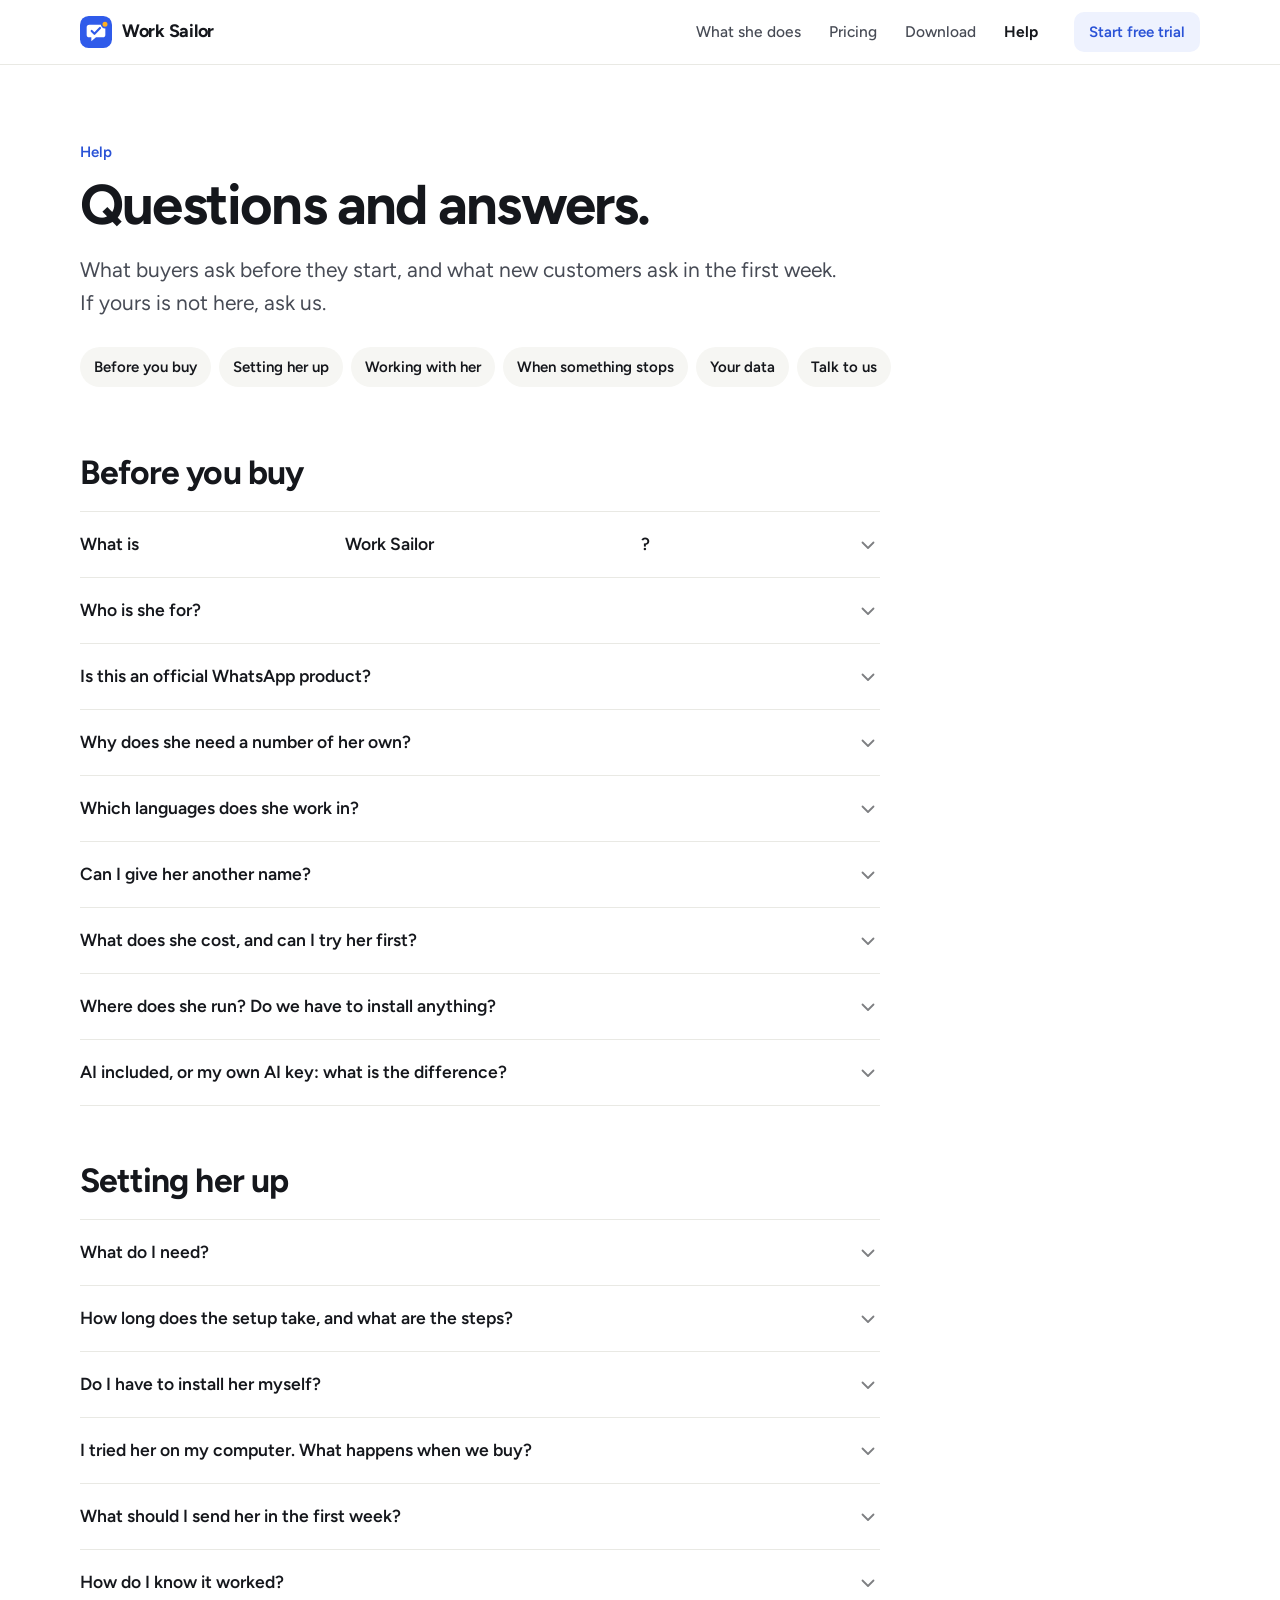
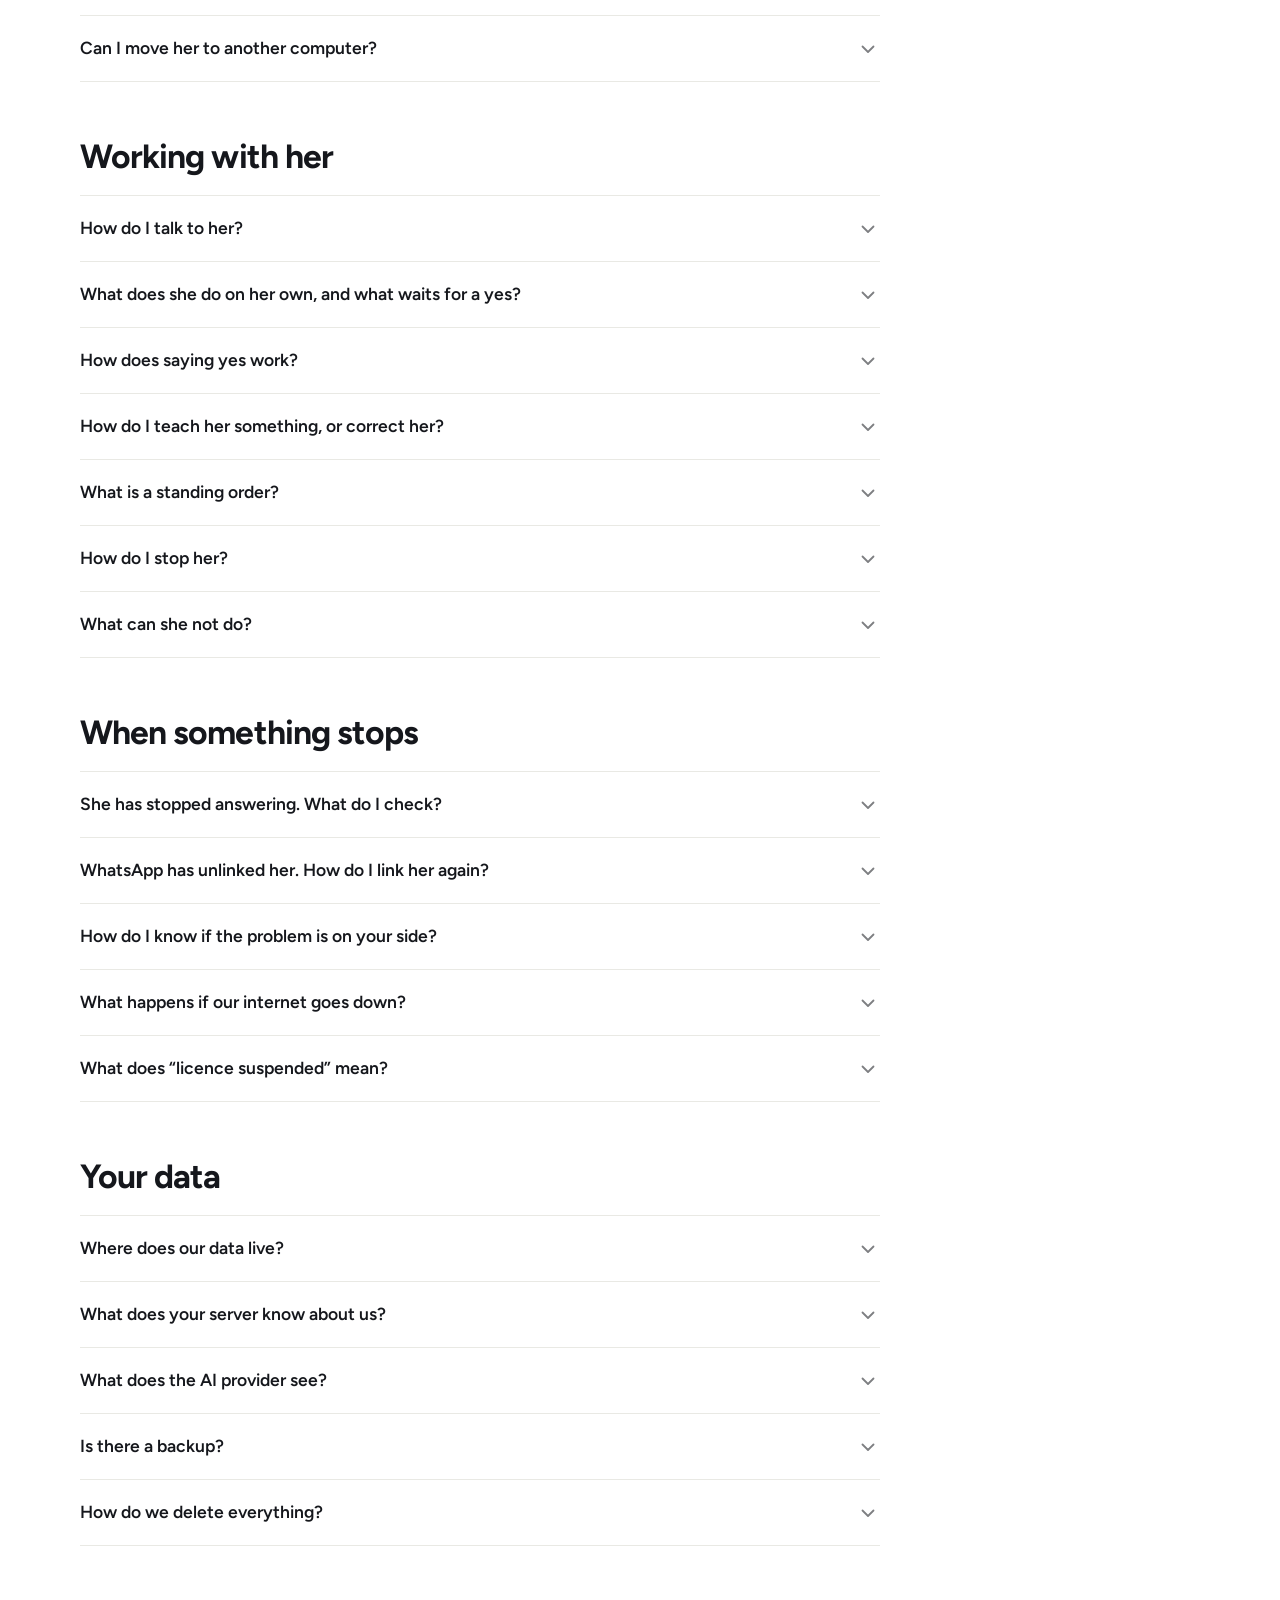
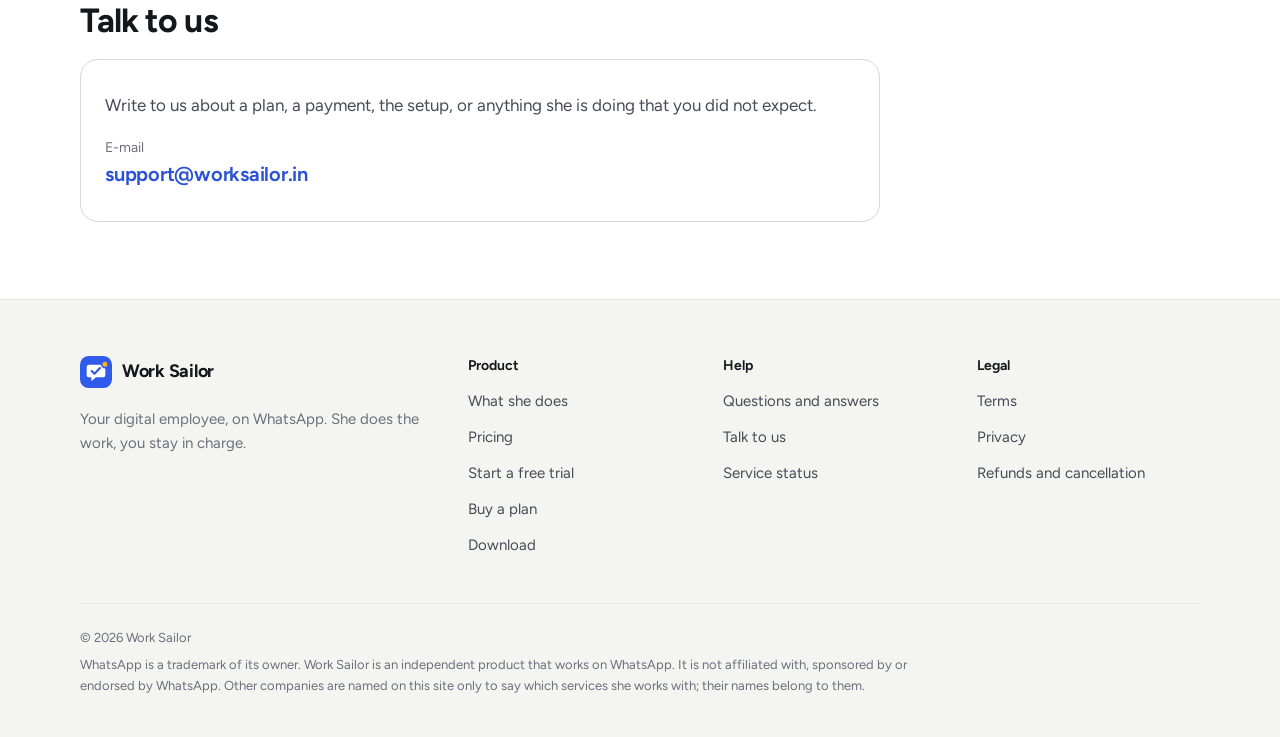
<file: help.html>
<!doctype html>
<html lang="en" data-page="help"
  data-title="Help · {name}"
  data-desc="Questions and answers about {name}, your digital employee on WhatsApp: before you buy, setting her up, working with her, your data, and how to reach us.">
<head>
<!--head-->
<meta charset="utf-8">
<meta name="viewport" content="width=device-width, initial-scale=1">
<meta name="color-scheme" content="light dark">
<title>Help · Work Sailor</title>
<meta name="description" content="Questions and answers about Work Sailor, your digital employee on WhatsApp: before you buy, setting her up, working with her, your data, and how to reach us.">
<link rel="canonical" href="https://worksailor.in/help.html">
<meta property="og:type" content="website">
<meta property="og:site_name" content="Work Sailor">
<meta property="og:title" content="Help · Work Sailor">
<meta property="og:description" content="Questions and answers about Work Sailor, your digital employee on WhatsApp: before you buy, setting her up, working with her, your data, and how to reach us.">
<meta property="og:url" content="https://worksailor.in/help.html">
<meta property="og:image" content="https://worksailor.in/img/og.png">
<meta property="og:image:width" content="1200">
<meta property="og:image:height" content="630">
<meta name="twitter:card" content="summary_large_image">
<meta name="theme-color" content="#ffffff" media="(prefers-color-scheme: light)">
<meta name="theme-color" content="#16181d" media="(prefers-color-scheme: dark)">
<link rel="icon" href="img/mark.svg" type="image/svg+xml">
<link rel="alternate icon" href="img/favicon-64.png" type="image/png" sizes="64x64">
<link rel="apple-touch-icon" href="img/apple-touch-icon.png">
<link rel="stylesheet" href="css/site.css">
<script src="js/site-data.js" defer></script>
<script src="js/site.js" defer></script>
<!--/head-->
</head>
<body>
<!--header-->
<a class="skip" href="#main">Skip to the page</a>
<header class="site-header">
  <div class="wrap bar">
    <a class="lockup" href="index.html"><img src="img/mark.svg" width="32" height="32" alt=""><span data-s="name">Work Sailor</span></a>
    <nav class="nav" aria-label="Main">
      <a data-nav href="features.html">What she does</a>
      <a data-nav href="pricing.html">Pricing</a>
      <a data-nav href="download.html">Download</a>
      <a data-nav href="help.html" aria-current="page">Help</a>
    </nav>
    <a class="btn tint compact bar-cta" href="trial.html">Start free trial</a>
    <details class="menu">
      <summary aria-label="Menu">
        <svg class="i-open" viewBox="0 0 24 24" fill="none" stroke="currentColor" stroke-width="1.7" stroke-linecap="round" aria-hidden="true"><path d="M4 7h16M4 12h16M4 17h16"/></svg>
        <svg class="i-close" viewBox="0 0 24 24" fill="none" stroke="currentColor" stroke-width="1.7" stroke-linecap="round" aria-hidden="true"><path d="M6 6l12 12M18 6L6 18"/></svg>
      </summary>
      <nav class="menu-panel" aria-label="Menu">
        <a data-nav href="features.html">What she does</a>
        <a data-nav href="pricing.html">Pricing</a>
        <a data-nav href="download.html">Download</a>
        <a data-nav href="help.html" aria-current="page">Help</a>
        <a class="btn brand wide" href="trial.html"><span data-s="trial_cta">Start your 14-day free trial</span></a>
      </nav>
    </details>
  </div>
</header>
<!--/header-->

<main id="main">

  <section class="page-hero">
    <div class="wrap">
      <p class="eyebrow">Help</p>
      <h1 class="page-title">Questions and answers.</h1>
      <p class="lead">What buyers ask before they start, and what new customers ask in the first week. If yours is not here, ask us.</p>
      <nav class="toc" aria-label="On this page" style="margin-top:28px">
        <a href="#before">Before you buy</a>
        <a href="#setup">Setting her up</a>
        <a href="#working">Working with her</a>
        <a href="#stops">When something stops</a>
        <a href="#data">Your data</a>
        <a href="#contact">Talk to us</a>
      </nav>
    </div>
  </section>

  <section class="section tight" style="padding-top:16px">
    <div class="wrap">

      <div class="faq-group" id="before">
        <h2 class="title">Before you buy</h2>
        <div class="faq">
          <details>
            <summary>What is <span data-s="name">Work Sailor</span>?</summary>
            <div class="answer">
              <p>A digital employee for your company. Her name is <span data-s="employee">Myra</span> unless you give her another. She lives on WhatsApp, on a number that belongs to your company, and works from our servers, or, on the Own AI key plan, from one computer in your office.</p>
              <p>She reads and answers your team’s messages, learns your company from the documents and chats she is given, keeps reminders and to-do lists, writes documents in your formats, runs the routines you give her, and does tasks on websites. She never changes anything outside her own notes without a yes from someone allowed to give it.</p>
            </div>
          </details>
          <details>
            <summary>Who is she for?</summary>
            <div class="answer">
              <p>Owners and managers of small and mid-sized companies that already run on WhatsApp. You do not need to be technical. If you can use WhatsApp and open a page in a browser, you can work with her, and we set her up with you.</p>
            </div>
          </details>
          <details>
            <summary>Is this an official WhatsApp product?</summary>
            <div class="answer">
              <p>No. <span data-s="name">Work Sailor</span> is an independent product. It is not affiliated with or endorsed by WhatsApp.</p>
              <p>She uses WhatsApp the way WhatsApp on a computer does: as a linked device of a number, by scanning a code. WhatsApp can restrict a number that a program uses. That is why she must have a number of her own, and why we ask you never to link your main business line.</p>
            </div>
          </details>
          <details>
            <summary>Why does she need a number of her own?</summary>
            <div class="answer">
              <p>So that your business number is never at risk. If WhatsApp ever restricts her number, you lose a SIM, not your business. Your data is not tied to the number: it stays where she runs, and you link a new number by scanning a code again.</p>
              <p>A number of her own also makes her a colleague people can message directly, and add to a group, like anyone else in the team.</p>
            </div>
          </details>
          <details>
            <summary>Which languages does she work in?</summary>
            <div class="answer">
              <p>English, Hindi and Hinglish. She answers in the language you wrote in, and you can tell her which one you prefer.</p>
            </div>
          </details>
          <details>
            <summary>Can I give her another name?</summary>
            <div class="answer">
              <p>Yes. <span data-s="employee">Myra</span> is only the default. During setup you can name her, say how formal she should be, which language she should prefer and how she signs off. You can change all of it later.</p>
            </div>
          </details>
          <details>
            <summary>What does she cost, and can I try her first?</summary>
            <div class="answer">
              <p>The plans and prices are on the <a href="pricing.html">Pricing</a> page. <span data-if="once_price">The <span data-s="once_plan">Own AI key</span> plan can also be paid for once, and that licence does not expire. </span>You can start with a <span data-s="trial_days">14</span>-day free trial of the full product, with no payment first. When the trial is over she pauses until you buy a plan, and nothing is deleted. The trial runs on your own computer; when you buy a plan with AI included, we move her to our servers, and we write to you to do it.</p>
            </div>
          </details>
          <details id="servers">
            <summary>Where does she run? Do we have to install anything?</summary>
            <div class="answer">
              <p>On a plan with AI included, she runs on our servers and there is nothing to install. We set her up with you and keep her updated and backed up. Your team opens her dashboard in a browser, at an address we send you. You still give her a WhatsApp number of her own and link it by scanning a code.</p>
              <p>What is different, said plainly: your company’s chats, files and everything she knows are stored on our servers instead of a computer of yours. Our support staff can sign in to her dashboard to help; every such sign-in shows in your activity, and you can switch it off. And a website’s “I am not a robot” check cannot be handed to a person there, so she cannot finish a site that insists on one.</p>
              <p>Only the free trial and the Own AI key plan are installed, on a Windows PC or Mac of yours that stays on. The prices are on the <a href="pricing.html">Pricing</a> page.</p>
            </div>
          </details>
          <details>
            <summary>AI included, or my own AI key: what is the difference?</summary>
            <div class="answer">
              <p>With AI included there is nothing to set up and nothing to install: we run her on our servers, and she works within a fair monthly allowance. If your company already has an Anthropic API account, the Own AI key plan costs less: you install her on one Windows PC or Mac in your office, connect your key, and Anthropic bills you directly for what she uses.</p>
              <p>If you are not sure, choose a plan with AI included.</p>
            </div>
          </details>
        </div>
      </div>

      <div class="faq-group" id="setup">
        <h2 class="title">Setting her up</h2>
        <div class="faq">
          <details>
            <summary>What do I need?</summary>
            <div class="answer">
              <p>On a plan with AI included:</p>
              <ul class="dots">
                <li>A new SIM for her WhatsApp number, in any spare phone that you keep charged and online</li>
                <li>About ten minutes, with us: we set her up on our servers, and you open her dashboard in a browser</li>
              </ul>
              <p>For the free trial and the Own AI key plan, she runs on a computer of yours, so you also need:</p>
              <ul class="dots">
                <li>A Windows 10 or 11 PC, or a Mac with macOS 13 or newer, that can stay on all day</li>
                <li>Your licence key, which we send by e-mail</li>
                <li>On the Own AI key plan only: an Anthropic API key with billing switched on</li>
              </ul>
            </div>
          </details>
          <details>
            <summary>How long does the setup take, and what are the steps?</summary>
            <div class="answer">
              <p>About ten minutes. Her dashboard walks you through it and ticks each step as it is done. If you leave in the middle, it opens where you stopped.</p>
              <ol class="numbered">
                <li><b>Licence</b>On your own computer, enter your key once; on our servers there is no key to enter. On the Own AI key plan, paste your AI key next; the app checks it on the spot.</li>
                <li><b>WhatsApp</b>Scan the code with her phone: WhatsApp, Settings, Linked devices, Link a device.</li>
                <li><b>You</b>Your name and number, so she knows who the owner is. Alerts and approvals come to you.</li>
                <li><b>Your employee</b>Her name, her style, the language she prefers.</li>
                <li><b>Optional, now or later</b>Working hours, the groups she is part of, your documents, a Google connection, website logins.</li>
              </ol>
            </div>
          </details>
          <details>
            <summary>Do I have to install her myself?</summary>
            <div class="answer">
              <p>On a plan with AI included there is nothing to install: we set her up on our servers with you. For the free trial and the Own AI key plan it is an installer like any other program. If you would like company, <a href="mailto:support@worksailor.in?subject=Work%20Sailor%3A%20Help%20with%20the%20setup" data-talk="Help with the setup">talk to us</a> and we set her up with you on a call.</p>
            </div>
          </details>
          <details>
            <summary>I tried her on my computer. What happens when we buy?</summary>
            <div class="answer">
              <p>When you buy a plan with AI included, we write to you and move her to our servers. She keeps working on your computer until then. What she learnt in the trial can come with her: you download a backup on your computer and restore it on her new dashboard, and we help you with it. She can work from one place at a time, so the copy on your computer stops when she moves.</p>
              <p>On the Own AI key plan nothing moves: she stays on your computer.</p>
            </div>
          </details>
          <details>
            <summary>What should I send her in the first week?</summary>
            <div class="answer">
              <p>Nothing is required to start. The more she gets in the first week, the better her first answers are. Send it in a direct message, drop it in a group she is in, or add it on the dashboard. Any format: Word, Excel, PowerPoint, PDF, pictures, Google Docs links, or just typed.</p>
              <ul class="dots">
                <li><b>The team list.</b> Who, their role, their area, who approves what</li>
                <li><b>Your policies and ways of working,</b> in whatever form they exist</li>
                <li><b>Price lists and rate cards,</b> so a quote carries the right numbers the first time</li>
                <li><b>Your formats.</b> A past proposal, quote, invoice, offer letter, report</li>
                <li><b>Three or four routines,</b> in plain words. These become standing orders</li>
                <li><b>Working hours and days off</b></li>
                <li><b>Which groups</b> she should be in, and what each is for</li>
              </ul>
              <p>In the first week we also set up your first standing orders with you, from the routines you send.</p>
            </div>
          </details>
          <details>
            <summary>How do I know it worked?</summary>
            <div class="answer">
              <p>Send her a direct message that says “hi”. She answers with her name and asks what you would like to start with.</p>
            </div>
          </details>
          <details>
            <summary>Can I move her to another computer?</summary>
            <div class="answer">
              <p>On our servers there is nothing to move: she is not tied to a computer of yours. On the Own AI key plan, yes. One key works on one machine at a time. On the old machine, open the Licence page and press “Release from this machine” (or ask us), then enter the key on the new one. Never run her on two machines at once.</p>
            </div>
          </details>
        </div>
      </div>

      <div class="faq-group" id="working">
        <h2 class="title">Working with her</h2>
        <div class="faq">
          <details>
            <summary>How do I talk to her?</summary>
            <div class="answer">
              <p><b>In a direct message:</b> just write. She answers anyone in your team list.</p>
              <p><b>In a group:</b> start the message with her name, mention her, or reply to one of her messages. Everything else in the group she reads quietly for context and does not answer. Several messages in a row from you get one reply, not five.</p>
              <p>You can also send voice notes, pictures, documents and links. The audio of a voice note is turned into text where she runs, and is not sent anywhere else.</p>
            </div>
          </details>
          <details>
            <summary>What does she do on her own, and what waits for a yes?</summary>
            <div class="answer">
              <p><b>On her own:</b> reading, answering within what a person may know, keeping notes, drafting, reminding a team member in a direct message, filing documents, the morning plan and the evening roundup.</p>
              <p><b>Always with a yes first:</b> anything that reaches a client or anyone outside the team; any message to a group; creating a group, adding or removing people, renaming it; sending a document outside the team; anything involving money.</p>
            </div>
          </details>
          <details>
            <summary>How does saying yes work?</summary>
            <div class="answer">
              <p>She tells you exactly what will happen and gives the request a short code, for example: “I will send the proposal (4 pages) to Rohan Mehta. Reply <span class="mono">yes K7Q2</span> to go ahead, or <span class="mono">no K7Q2</span> to cancel.”</p>
              <p>Someone allowed to approve replies <span class="mono">yes K7Q2</span>. Hindi works too: <span class="mono">haan K7Q2</span>, <span class="mono">nahi K7Q2</span>. Open requests are also on the dashboard, with Approve and Reject buttons.</p>
              <p>Only people you marked as approvers count. A request nobody answers goes to the next approver after half an hour and expires after a day.</p>
            </div>
          </details>
          <details>
            <summary>How do I teach her something, or correct her?</summary>
            <div class="answer">
              <p>Tell her: “our refund window is 48 hours”. She keeps it, dated and with your name on it. If she gets something wrong, say so in the same chat: “that’s wrong, the GST rate on workshops is 18%”. She fixes the note and says what she changed.</p>
              <p>Everything she has been taught is on the dashboard, each note with who said it, when, and a remove button.</p>
            </div>
          </details>
          <details>
            <summary>What is a standing order?</summary>
            <div class="answer">
              <p>A job you describe once and she does every time, the same way: “Every Monday at 9 am, send me the weekend summary.” She turns your words into a plan, shows you the plan, and saves it only when you say yes. Every run is written down: what started it, what each step did, who approved, what went out.</p>
            </div>
          </details>
          <details>
            <summary>How do I stop her?</summary>
            <div class="answer">
              <p>Tell her “stop your own work”, or use the same switch on the dashboard. Every standing order pauses and nothing of her own starts until you tell her to carry on. She still answers people.</p>
            </div>
          </details>
          <details>
            <summary>What can she not do?</summary>
            <div class="answer">
              <p>Voice and video calls (she can make a call link for you, but she cannot speak in a call), payments inside WhatsApp, live location and broadcast lists. WhatsApp does not allow these from a linked device. She says so plainly when asked.</p>
            </div>
          </details>
        </div>
      </div>

      <div class="faq-group" id="stops">
        <h2 class="title">When something stops</h2>
        <div class="faq">
          <details>
            <summary>She has stopped answering. What do I check?</summary>
            <div class="answer">
              <ol class="numbered">
                <li><b>Is WhatsApp linked?</b>The dashboard says so on its first page. If not, link her again (the next question).</li>
                <li><b>Is her phone charged and online?</b>If it stays offline too long, WhatsApp unlinks her.</li>
                <li><b>On your own computer: is it on and awake, with internet?</b>If it sleeps, she stops. A laptop closed on the desk is asleep. On our servers this does not apply.</li>
                <li><b>Is the allowance used up?</b>She tells you when it is, and when she will be back.</li>
              </ol>
              <p>She alerts you on WhatsApp when something is wrong, with what happened and what to do. A short “Fixed” follows when it is over.</p>
            </div>
          </details>
          <details>
            <summary>WhatsApp has unlinked her. How do I link her again?</summary>
            <div class="answer">
              <p>Open the dashboard, go to WhatsApp and press the button to link again. On her phone open WhatsApp, then Settings, Linked devices, Link a device, and scan the code. Nothing else changes: her notes, documents, team list and standing orders are all still there.</p>
              <p>To keep the link healthy: her phone switched on and online at least every few days, the dedicated number only, and never the same number on a second machine.</p>
            </div>
          </details>
          <details data-if="status_url">
            <summary>How do I know if the problem is on your side?</summary>
            <div class="answer">
              <p>Our <a data-tpl-href="{status_url}" href="https://licence.worksailor.in/status" rel="noopener">status page</a> says whether licence checks, her AI, the servers she runs on and buying are working. When something is wrong on our side it says so there, with what we are doing about it and when it is fixed.</p>
            </div>
          </details>
          <details>
            <summary>What happens if our internet goes down?</summary>
            <div class="answer">
              <p>On a plan with AI included she runs on our servers, so an outage in your office does not stop her: anyone who can reach WhatsApp can still reach her. Her phone needs to come online again within a few days.</p>
              <p>On your own computer she cannot read or send on WhatsApp until it is back. Her licence keeps working for 24 hours without reaching our server, then she pauses until it can. The moment it answers again she carries on by herself, even after a long weekend with the machine off.</p>
            </div>
          </details>
          <details>
            <summary>What does “licence suspended” mean?</summary>
            <div class="answer">
              <p>The licence has been switched off: a payment did not go through, the licence was used on a second machine, or the app’s own protection noticed that its files were changed or copied. She stops. Nothing is deleted: your data stays where it is.</p>
              <p>Talk to us. If it was a false alarm, we switch the licence back on and nothing is lost.</p>
            </div>
          </details>
        </div>
      </div>

      <div class="faq-group" id="data">
        <h2 class="title">Your data</h2>
        <div class="faq">
          <details>
            <summary>Where does our data live?</summary>
            <div class="answer">
              <p>On a plan with AI included, on our servers, because that is where she runs: every message she has seen, the link to WhatsApp, your team list, her library of your documents, her notes, the pictures and files. Our support staff can sign in to her dashboard to help. Every such sign-in shows in your activity, and you can switch it off on her Settings page.</p>
              <p>During the free trial and on the Own AI key plan, all of that stays on your own computer. None of it is stored with us.</p>
            </div>
          </details>
          <details>
            <summary>What does your server know about us?</summary>
            <div class="answer">
              <p>Your licence and your invoices. For a copy on your own computer, also the computer it is bound to (a code worked out from the machine, never anything personal), the times the app checked in, and any protection report. On a plan with AI included it also counts how much AI work was used, never the words, and our servers hold everything she works with, as the answer above says.</p>
            </div>
          </details>
          <details>
            <summary>What does the AI provider see?</summary>
            <div class="answer">
              <p>When she thinks, the text of that one conversation is sent to the AI provider (Anthropic) and the answer comes back. On the Own AI key plan it goes from your computer straight to your own Anthropic account. During the free trial and on a plan with AI included it passes through our licence server on the way, and the licence server keeps none of it.</p>
              <p>She never writes down phone numbers, e-mail addresses, one-time codes, passwords or bank details. The <a href="privacy.html">Privacy</a> page has the full list of what goes where.</p>
            </div>
          </details>
          <details>
            <summary>Is there a backup?</summary>
            <div class="answer">
              <p>On a plan with AI included we keep her backups on our servers for you, and you can download a copy from her dashboard at any time.</p>
              <p>On your own computer, a copy of her database is saved there every night, and the newest 14 are kept. You can name a second folder that gets a copy of each one: a folder that your cloud drive syncs works well.</p>
            </div>
          </details>
          <details>
            <summary>How do we delete everything?</summary>
            <div class="answer">
              <p>Write to us. Her data is wiped where she runs (on our servers, with its backups, or her data folder on your own computer), the licence is closed, and we remove every record about your company from our side within 30 days and confirm it in writing. Invoices are kept for as long as tax law requires, with the amounts and your company name only.</p>
            </div>
          </details>
        </div>
      </div>

      <div class="faq-group" id="contact">
        <h2 class="title">Talk to us</h2>
        <div class="panel" style="max-width:800px">
          <div data-if="has_contact">
            <p>Write to us about a plan, a payment, the setup, or anything she is doing that you did not expect.</p>
            <p data-if="support_email" style="margin-top:14px"><span class="small muted">E-mail</span><br><a class="h3" data-s="support_email" data-tpl-href="mailto:{support_email}" href="mailto:support@worksailor.in">support@worksailor.in</a></p>
            <p data-if="wa_link" hidden style="margin-top:14px"><span class="small muted">WhatsApp</span><br><a class="h3" data-tpl-href="{wa_link}" href="" rel="noopener">Message us on WhatsApp</a></p>
          </div>
          <div data-unless="has_contact" hidden>
            <p><b>Our contact address will be here before launch.</b></p>
            <p>It is not published yet. When it is, every “Talk to us” button on this site will open an e-mail to it.</p>
          </div>
        </div>
      </div>

    </div>
  </section>

</main>

<!--footer-->
<footer class="site-footer">
  <div class="wrap">
    <div class="foot-grid">
      <div class="foot-brand">
        <a class="lockup" href="index.html"><img src="img/mark.svg" width="32" height="32" alt="" loading="lazy"><span data-s="name">Work Sailor</span></a>
        <p><span data-s="tagline">Your digital employee, on WhatsApp.</span> <span data-s="promise">She does the work, you stay in charge.</span></p>
        <p class="social" data-if="has_social" hidden>
          <a data-if="social.linkedin" data-tpl-href="{social.linkedin}" rel="noopener" href="" hidden>LinkedIn</a>
          <a data-if="social.x" data-tpl-href="{social.x}" rel="noopener" href="" hidden>X</a>
          <a data-if="social.instagram" data-tpl-href="{social.instagram}" rel="noopener" href="" hidden>Instagram</a>
          <a data-if="social.youtube" data-tpl-href="{social.youtube}" rel="noopener" href="" hidden>YouTube</a>
        </p>
      </div>
      <nav class="foot-col" aria-label="Product">
        <h2>Product</h2>
        <a data-nav href="features.html">What she does</a>
        <a data-nav href="pricing.html">Pricing</a>
        <a data-nav href="trial.html">Start a free trial</a>
        <a data-nav href="buy.html">Buy a plan</a>
        <a data-nav href="download.html">Download</a>
      </nav>
      <nav class="foot-col" aria-label="Help">
        <h2>Help</h2>
        <a data-nav href="help.html" aria-current="page">Questions and answers</a>
        <a href="mailto:support@worksailor.in" data-talk="">Talk to us</a>
        <a data-if="wa_link" data-tpl-href="{wa_link}" rel="noopener" href="" hidden>Message us on WhatsApp</a>
        <a data-if="status_url" data-tpl-href="{status_url}" rel="noopener" href="https://licence.worksailor.in/status">Service status</a>
      </nav>
      <nav class="foot-col" aria-label="Legal">
        <h2>Legal</h2>
        <a data-nav href="terms.html">Terms</a>
        <a data-nav href="privacy.html">Privacy</a>
        <a data-nav href="refunds.html">Refunds and cancellation</a>
      </nav>
    </div>
    <div class="foot-small">
      <p>&copy; <span data-s="year">2026</span> <span data-s="owner">Work Sailor</span></p>
      <p>WhatsApp is a trademark of its owner. <span data-s="name">Work Sailor</span> is an independent product that works on WhatsApp. It is not affiliated with, sponsored by or endorsed by WhatsApp. Other companies are named on this site only to say which services she works with; their names belong to them.</p>
    </div>
  </div>
</footer>
<!--/footer-->
</body>
</html>
</file>
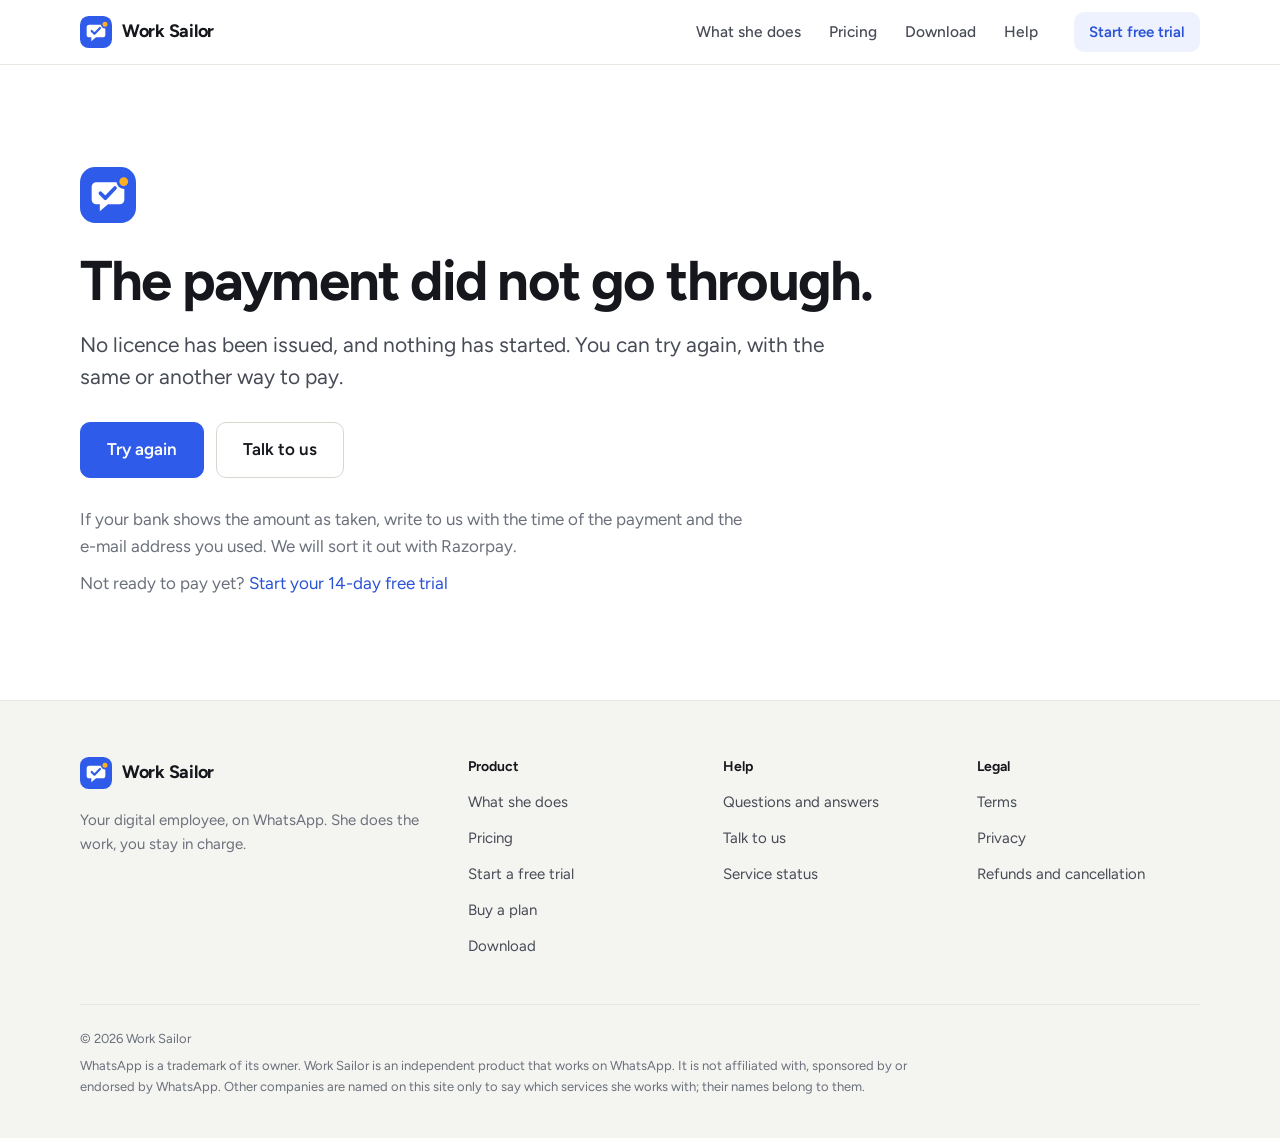
<file: payment-failed.html>
<!doctype html>
<html lang="en" data-page="payment-failed" data-robots="noindex"
  data-title="The payment did not go through · {name}"
  data-desc="The payment did not go through. No licence has been issued. Try again or talk to us.">
<head>
<!--head-->
<meta charset="utf-8">
<meta name="viewport" content="width=device-width, initial-scale=1">
<meta name="color-scheme" content="light dark">
<title>The payment did not go through · Work Sailor</title>
<meta name="description" content="The payment did not go through. No licence has been issued. Try again or talk to us.">
<meta name="robots" content="noindex">
<meta property="og:type" content="website">
<meta property="og:site_name" content="Work Sailor">
<meta property="og:title" content="The payment did not go through · Work Sailor">
<meta property="og:description" content="The payment did not go through. No licence has been issued. Try again or talk to us.">
<meta property="og:url" content="https://worksailor.in/payment-failed.html">
<meta property="og:image" content="https://worksailor.in/img/og.png">
<meta property="og:image:width" content="1200">
<meta property="og:image:height" content="630">
<meta name="twitter:card" content="summary_large_image">
<meta name="theme-color" content="#ffffff" media="(prefers-color-scheme: light)">
<meta name="theme-color" content="#16181d" media="(prefers-color-scheme: dark)">
<link rel="icon" href="img/mark.svg" type="image/svg+xml">
<link rel="alternate icon" href="img/favicon-64.png" type="image/png" sizes="64x64">
<link rel="apple-touch-icon" href="img/apple-touch-icon.png">
<link rel="stylesheet" href="css/site.css">
<script src="js/site-data.js" defer></script>
<script src="js/site.js" defer></script>
<!--/head-->
</head>
<body>
<!--header-->
<a class="skip" href="#main">Skip to the page</a>
<header class="site-header">
  <div class="wrap bar">
    <a class="lockup" href="index.html"><img src="img/mark.svg" width="32" height="32" alt=""><span data-s="name">Work Sailor</span></a>
    <nav class="nav" aria-label="Main">
      <a data-nav href="features.html">What she does</a>
      <a data-nav href="pricing.html">Pricing</a>
      <a data-nav href="download.html">Download</a>
      <a data-nav href="help.html">Help</a>
    </nav>
    <a class="btn tint compact bar-cta" href="trial.html">Start free trial</a>
    <details class="menu">
      <summary aria-label="Menu">
        <svg class="i-open" viewBox="0 0 24 24" fill="none" stroke="currentColor" stroke-width="1.7" stroke-linecap="round" aria-hidden="true"><path d="M4 7h16M4 12h16M4 17h16"/></svg>
        <svg class="i-close" viewBox="0 0 24 24" fill="none" stroke="currentColor" stroke-width="1.7" stroke-linecap="round" aria-hidden="true"><path d="M6 6l12 12M18 6L6 18"/></svg>
      </summary>
      <nav class="menu-panel" aria-label="Menu">
        <a data-nav href="features.html">What she does</a>
        <a data-nav href="pricing.html">Pricing</a>
        <a data-nav href="download.html">Download</a>
        <a data-nav href="help.html">Help</a>
        <a class="btn brand wide" href="trial.html"><span data-s="trial_cta">Start your 14-day free trial</span></a>
      </nav>
    </details>
  </div>
</header>
<!--/header-->

<main id="main">
  <section class="message-page">
    <div class="wrap">
      <img class="mark" src="img/mark.svg" width="56" height="56" alt="">
      <h1 class="page-title">The payment did not go through.</h1>
      <p class="lead">No licence has been issued, and nothing has started. You can try again, with the same or another way to pay.</p>
      <div class="actions">
        <a class="btn brand big" href="buy.html">Try again</a>
        <a class="btn big" href="mailto:support@worksailor.in?subject=Work%20Sailor%3A%20My%20payment%20did%20not%20go%20through" data-talk="My payment did not go through">Talk to us</a>
      </div>
      <p class="muted" style="margin-top:28px;max-width:40em">If your bank shows the amount as taken, write to us with the time of the payment and the e-mail address you used. We will sort it out with <span data-s="payments.provider">Razorpay</span>.</p>
      <p class="muted" style="margin-top:10px;max-width:40em">Not ready to pay yet? <a href="trial.html"><span data-s="trial_cta">Start your 14-day free trial</span></a></p>
    </div>
  </section>
</main>

<!--footer-->
<footer class="site-footer">
  <div class="wrap">
    <div class="foot-grid">
      <div class="foot-brand">
        <a class="lockup" href="index.html"><img src="img/mark.svg" width="32" height="32" alt="" loading="lazy"><span data-s="name">Work Sailor</span></a>
        <p><span data-s="tagline">Your digital employee, on WhatsApp.</span> <span data-s="promise">She does the work, you stay in charge.</span></p>
        <p class="social" data-if="has_social" hidden>
          <a data-if="social.linkedin" data-tpl-href="{social.linkedin}" rel="noopener" href="" hidden>LinkedIn</a>
          <a data-if="social.x" data-tpl-href="{social.x}" rel="noopener" href="" hidden>X</a>
          <a data-if="social.instagram" data-tpl-href="{social.instagram}" rel="noopener" href="" hidden>Instagram</a>
          <a data-if="social.youtube" data-tpl-href="{social.youtube}" rel="noopener" href="" hidden>YouTube</a>
        </p>
      </div>
      <nav class="foot-col" aria-label="Product">
        <h2>Product</h2>
        <a data-nav href="features.html">What she does</a>
        <a data-nav href="pricing.html">Pricing</a>
        <a data-nav href="trial.html">Start a free trial</a>
        <a data-nav href="buy.html">Buy a plan</a>
        <a data-nav href="download.html">Download</a>
      </nav>
      <nav class="foot-col" aria-label="Help">
        <h2>Help</h2>
        <a data-nav href="help.html">Questions and answers</a>
        <a href="mailto:support@worksailor.in" data-talk="">Talk to us</a>
        <a data-if="wa_link" data-tpl-href="{wa_link}" rel="noopener" href="" hidden>Message us on WhatsApp</a>
        <a data-if="status_url" data-tpl-href="{status_url}" rel="noopener" href="https://licence.worksailor.in/status">Service status</a>
      </nav>
      <nav class="foot-col" aria-label="Legal">
        <h2>Legal</h2>
        <a data-nav href="terms.html">Terms</a>
        <a data-nav href="privacy.html">Privacy</a>
        <a data-nav href="refunds.html">Refunds and cancellation</a>
      </nav>
    </div>
    <div class="foot-small">
      <p>&copy; <span data-s="year">2026</span> <span data-s="owner">Work Sailor</span></p>
      <p>WhatsApp is a trademark of its owner. <span data-s="name">Work Sailor</span> is an independent product that works on WhatsApp. It is not affiliated with, sponsored by or endorsed by WhatsApp. Other companies are named on this site only to say which services she works with; their names belong to them.</p>
    </div>
  </div>
</footer>
<!--/footer-->
</body>
</html>
</file>
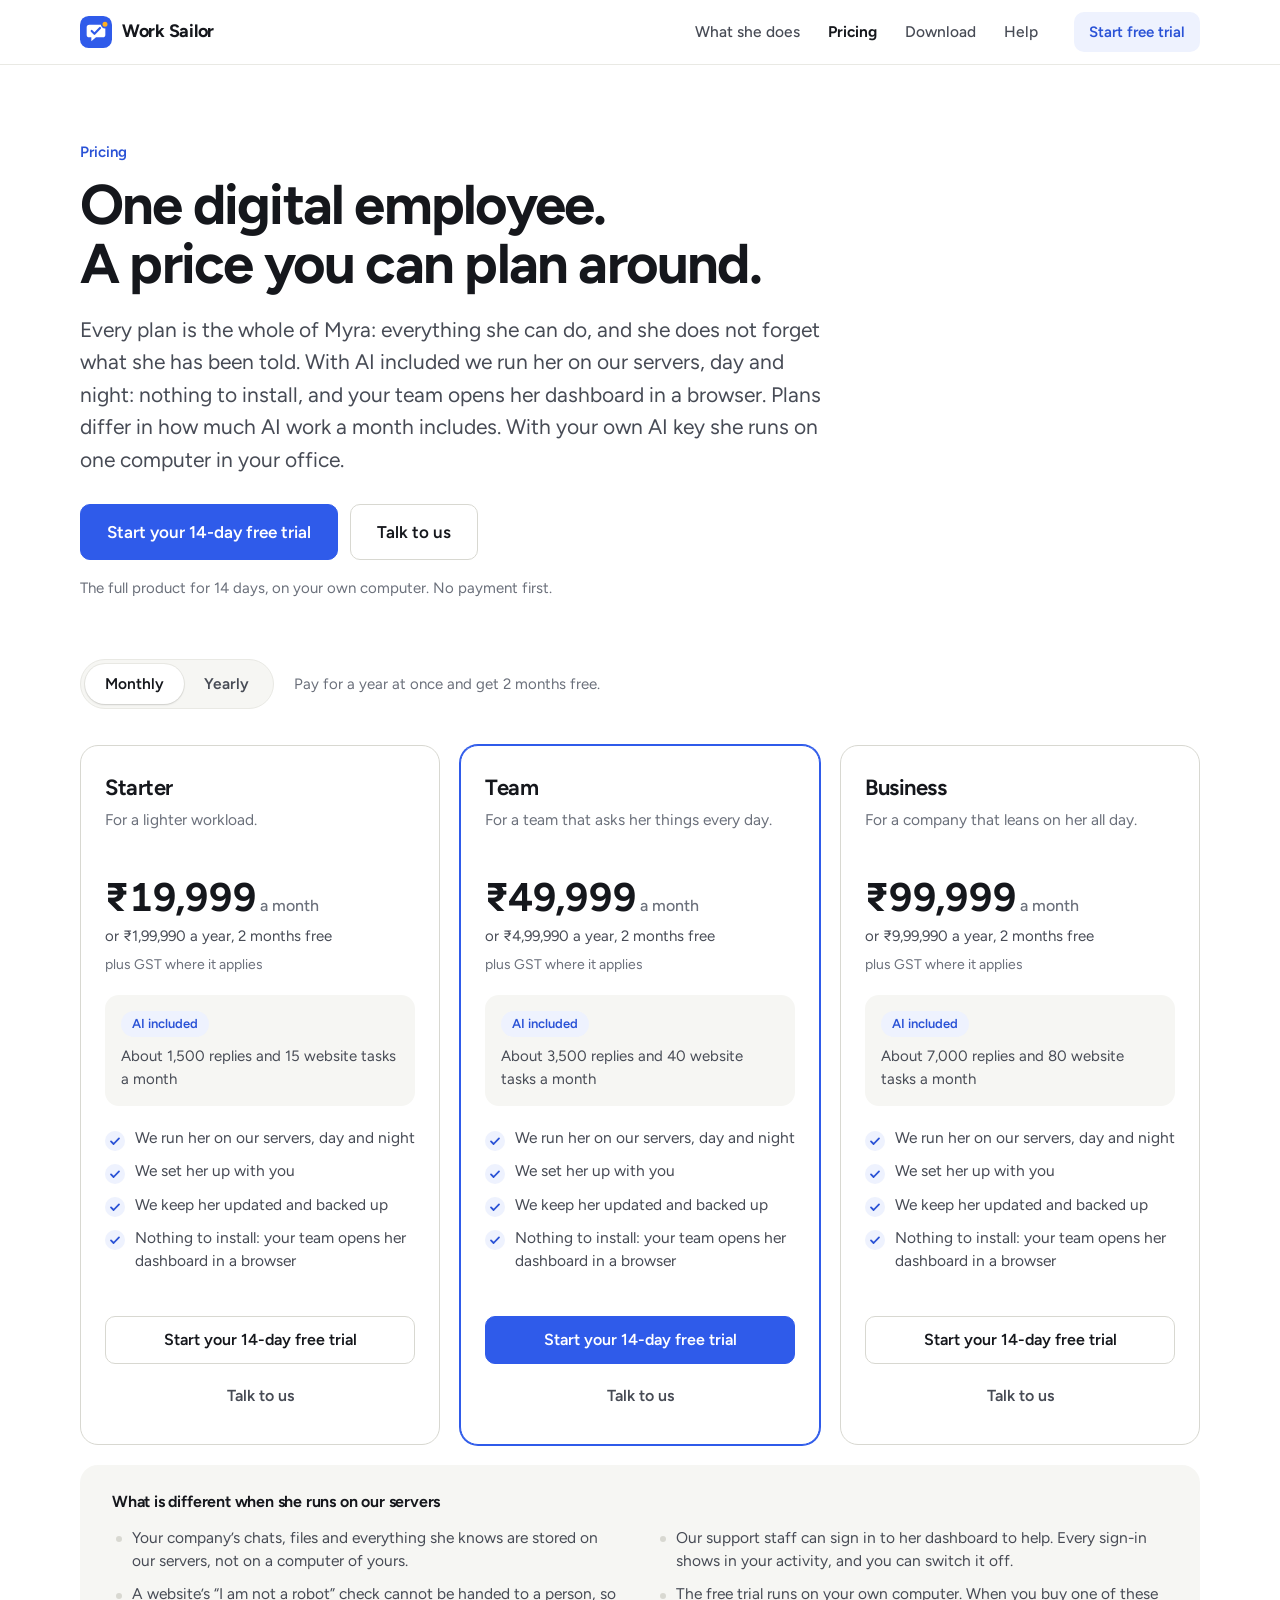
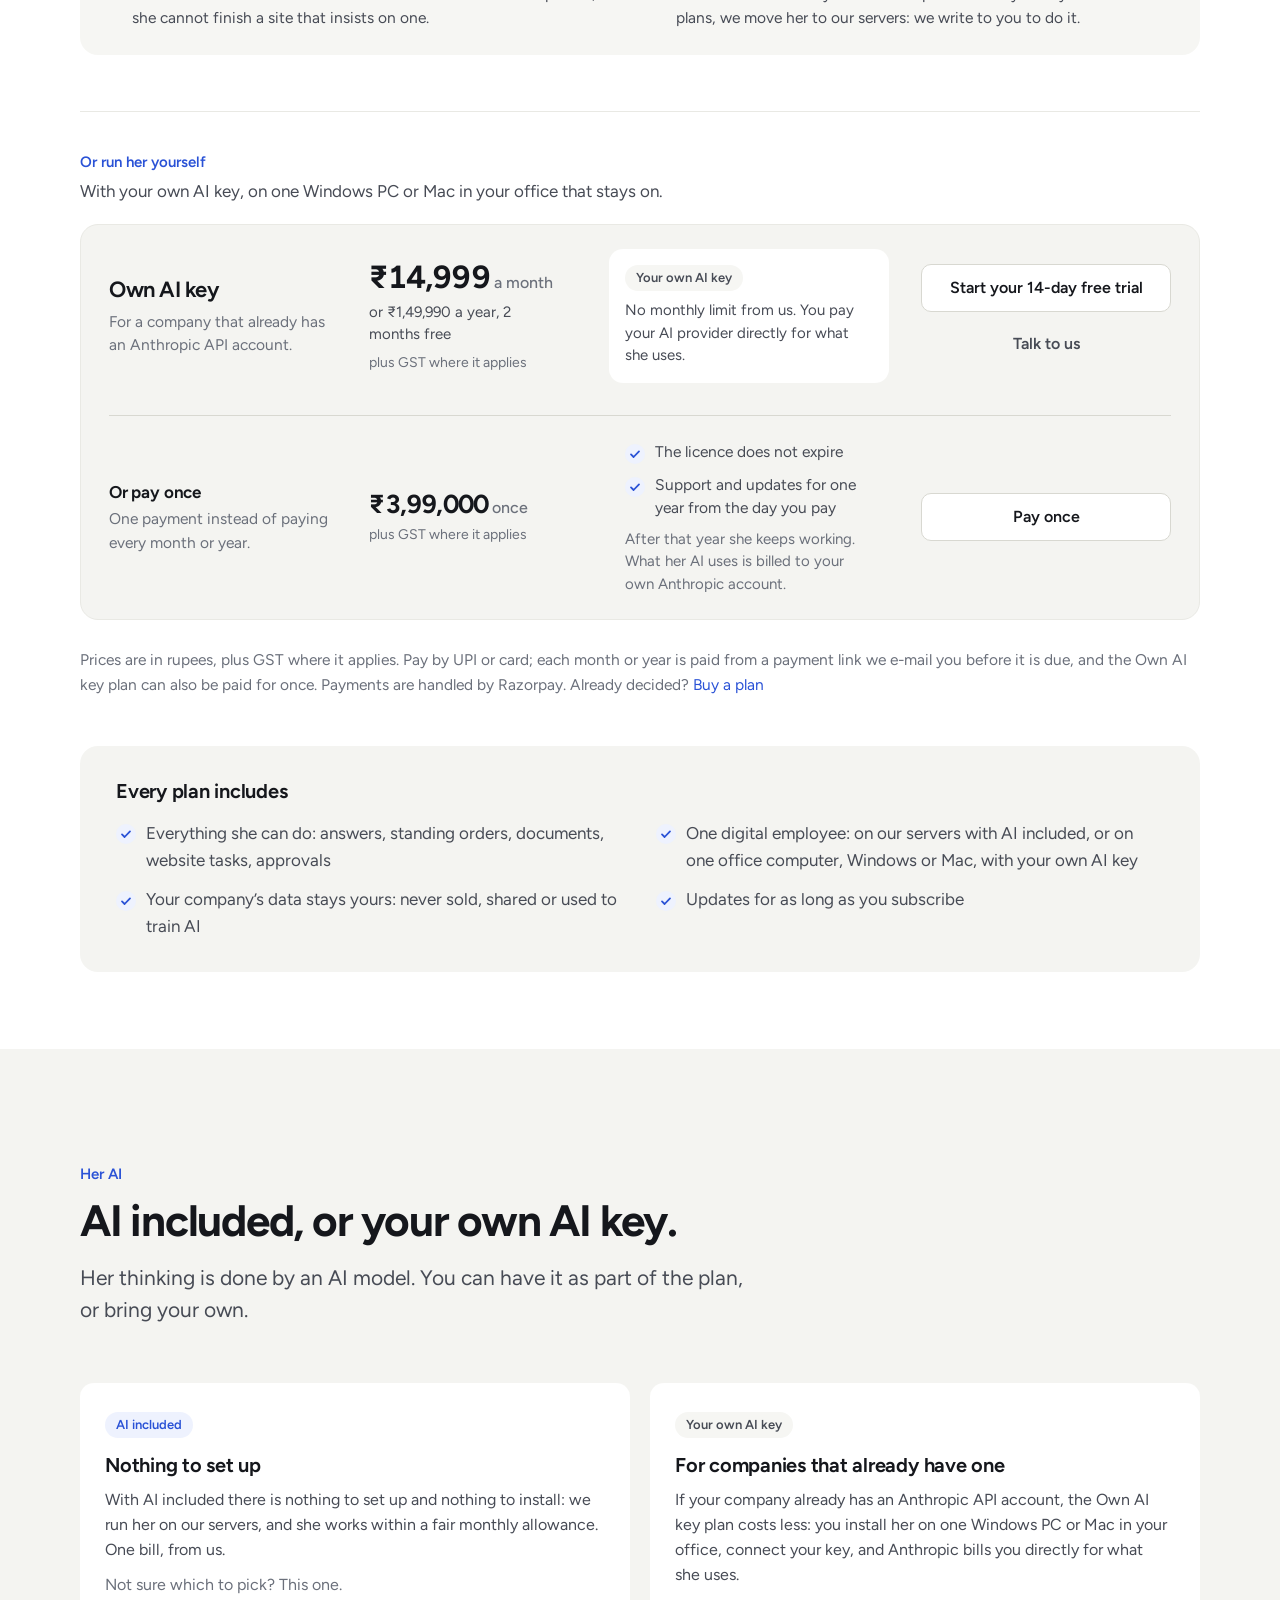
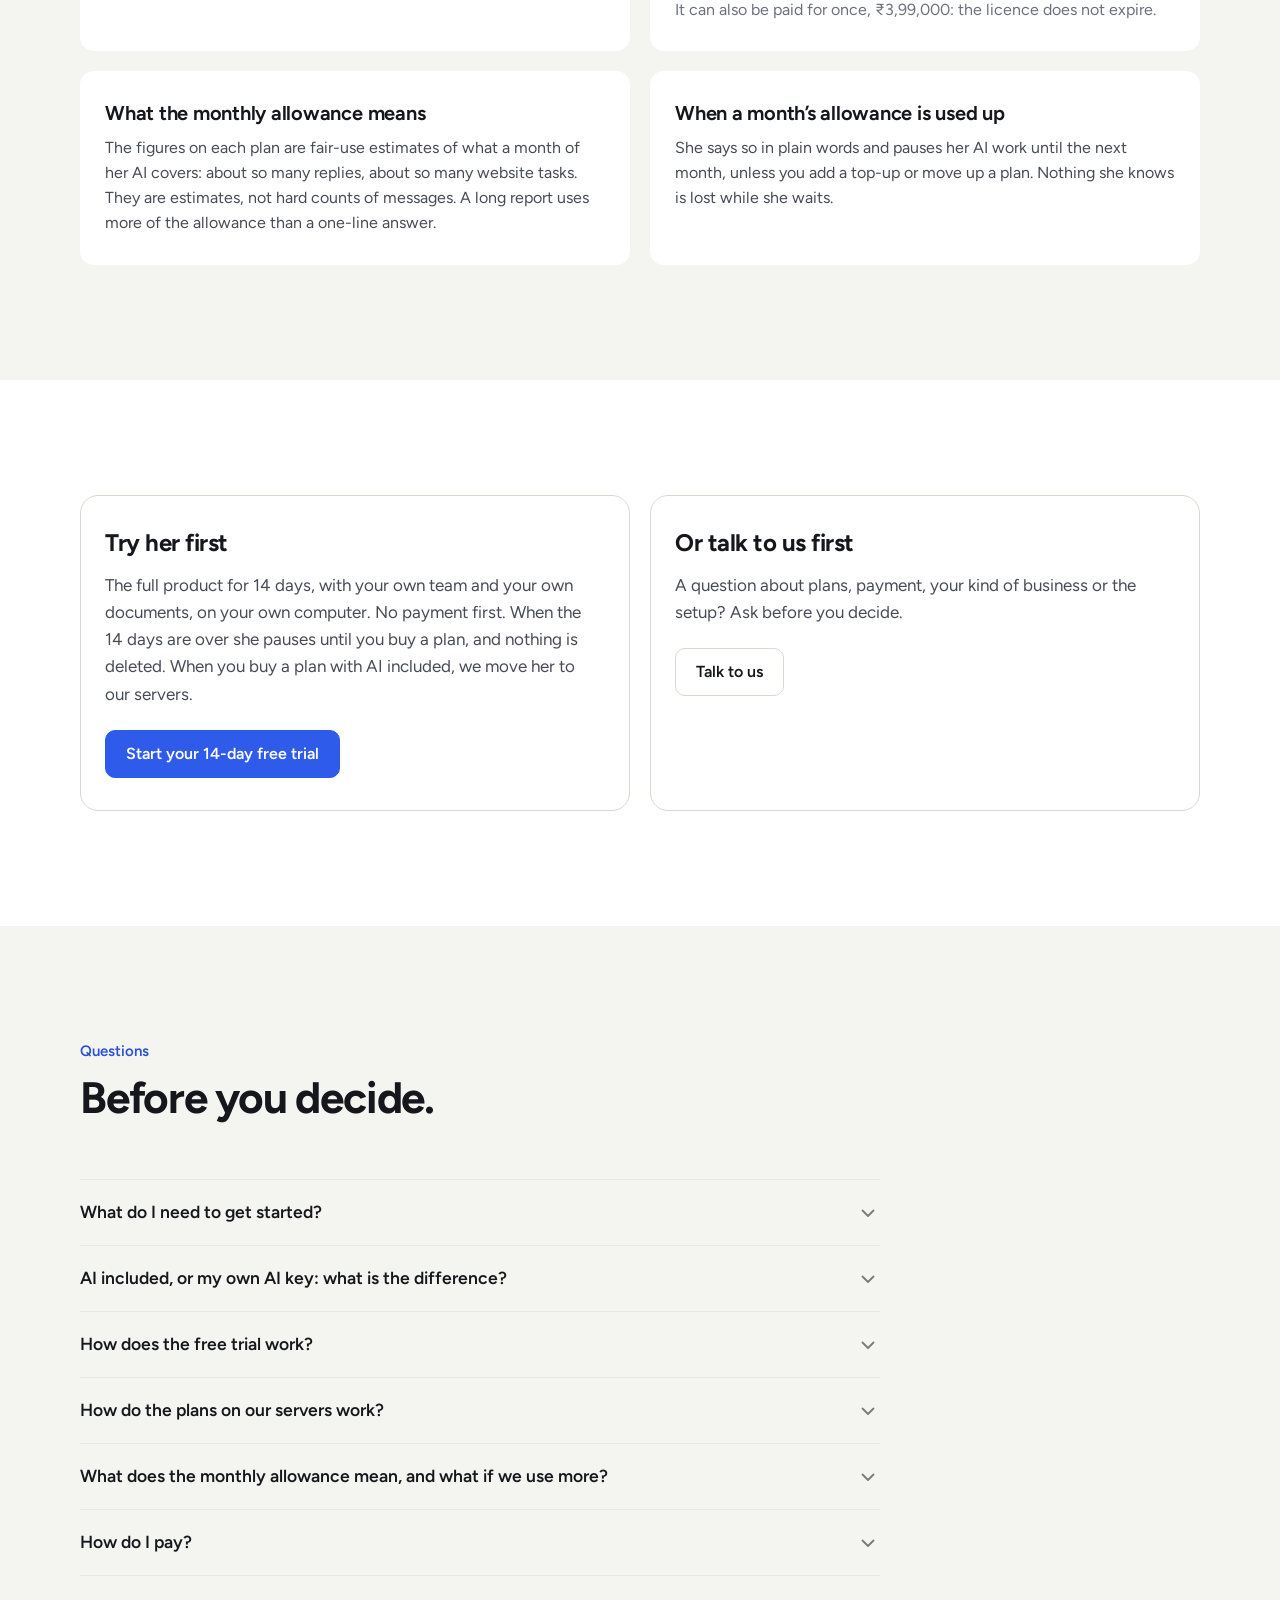
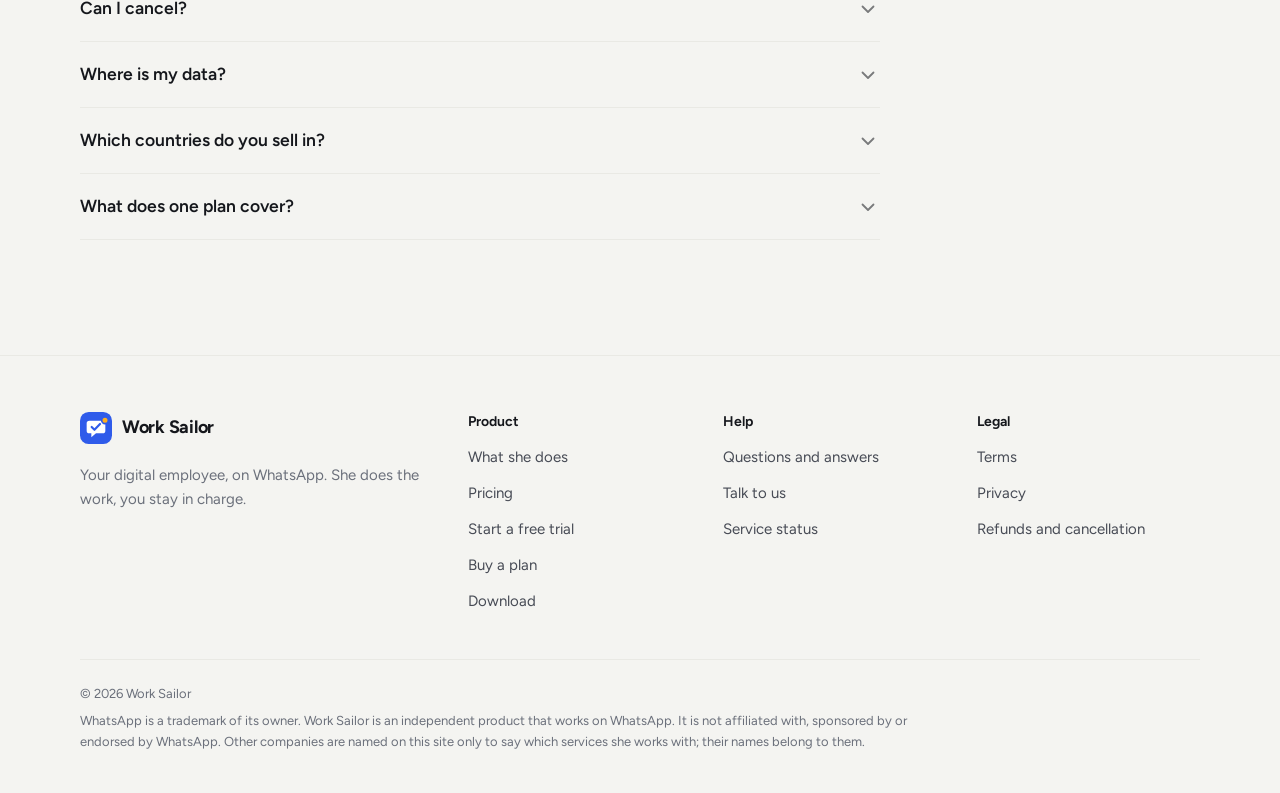
<file: pricing.html>
<!doctype html>
<html lang="en" data-page="pricing"
  data-title="Pricing · {name}"
  data-desc="Plans and prices for {name}, your digital employee on WhatsApp. With AI included we run her on our servers; with your own AI key she runs on a computer in your office. Monthly or yearly in rupees; your own key can also be bought once. Start with a {trial_days}-day free trial, no payment first.">
<head>
<!--head-->
<meta charset="utf-8">
<meta name="viewport" content="width=device-width, initial-scale=1">
<meta name="color-scheme" content="light dark">
<title>Pricing · Work Sailor</title>
<meta name="description" content="Plans and prices for Work Sailor, your digital employee on WhatsApp. With AI included we run her on our servers; with your own AI key she runs on a computer in your office. Monthly or yearly in rupees; your own key can also be bought once. Start with a 14-day free trial, no payment first.">
<link rel="canonical" href="https://worksailor.in/pricing.html">
<meta property="og:type" content="website">
<meta property="og:site_name" content="Work Sailor">
<meta property="og:title" content="Pricing · Work Sailor">
<meta property="og:description" content="Plans and prices for Work Sailor, your digital employee on WhatsApp. With AI included we run her on our servers; with your own AI key she runs on a computer in your office. Monthly or yearly in rupees; your own key can also be bought once. Start with a 14-day free trial, no payment first.">
<meta property="og:url" content="https://worksailor.in/pricing.html">
<meta property="og:image" content="https://worksailor.in/img/og.png">
<meta property="og:image:width" content="1200">
<meta property="og:image:height" content="630">
<meta name="twitter:card" content="summary_large_image">
<meta name="theme-color" content="#ffffff" media="(prefers-color-scheme: light)">
<meta name="theme-color" content="#16181d" media="(prefers-color-scheme: dark)">
<link rel="icon" href="img/mark.svg" type="image/svg+xml">
<link rel="alternate icon" href="img/favicon-64.png" type="image/png" sizes="64x64">
<link rel="apple-touch-icon" href="img/apple-touch-icon.png">
<link rel="stylesheet" href="css/site.css">
<script src="js/site-data.js" defer></script>
<script src="js/site.js" defer></script>
<!--/head-->
</head>
<body>
<!--header-->
<a class="skip" href="#main">Skip to the page</a>
<header class="site-header">
  <div class="wrap bar">
    <a class="lockup" href="index.html"><img src="img/mark.svg" width="32" height="32" alt=""><span data-s="name">Work Sailor</span></a>
    <nav class="nav" aria-label="Main">
      <a data-nav href="features.html">What she does</a>
      <a data-nav href="pricing.html" aria-current="page">Pricing</a>
      <a data-nav href="download.html">Download</a>
      <a data-nav href="help.html">Help</a>
    </nav>
    <a class="btn tint compact bar-cta" href="trial.html">Start free trial</a>
    <details class="menu">
      <summary aria-label="Menu">
        <svg class="i-open" viewBox="0 0 24 24" fill="none" stroke="currentColor" stroke-width="1.7" stroke-linecap="round" aria-hidden="true"><path d="M4 7h16M4 12h16M4 17h16"/></svg>
        <svg class="i-close" viewBox="0 0 24 24" fill="none" stroke="currentColor" stroke-width="1.7" stroke-linecap="round" aria-hidden="true"><path d="M6 6l12 12M18 6L6 18"/></svg>
      </summary>
      <nav class="menu-panel" aria-label="Menu">
        <a data-nav href="features.html">What she does</a>
        <a data-nav href="pricing.html" aria-current="page">Pricing</a>
        <a data-nav href="download.html">Download</a>
        <a data-nav href="help.html">Help</a>
        <a class="btn brand wide" href="trial.html"><span data-s="trial_cta">Start your 14-day free trial</span></a>
      </nav>
    </details>
  </div>
</header>
<!--/header-->

<main id="main">

  <section class="page-hero">
    <div class="wrap">
      <p class="eyebrow">Pricing</p>
      <h1 class="page-title">One digital employee.<br>A price you can plan around.</h1>
      <p class="lead">Every plan is the whole of <span data-s="employee">Myra</span>: everything she can do, and she does not forget what she has been told. With AI included we run her on our servers, day and night: nothing to install, and your team opens her dashboard in a browser. Plans differ in how much AI work a month includes. With your own AI key she runs on one computer in your office.</p>
      <div class="actions">
        <a class="btn brand big" href="trial.html"><span data-s="trial_cta">Start your 14-day free trial</span></a>
        <a class="btn big" href="mailto:support@worksailor.in?subject=Work%20Sailor%3A%20A%20question%20about%20plans" data-talk="A question about plans">Talk to us</a>
      </div>
      <p class="hero-note">The full product for <span data-s="trial_days">14</span> days, on your own computer. No payment first.</p>
    </div>
  </section>

  <section class="section tight" id="plans" style="padding-top:8px">
    <div class="wrap">
      <h2 class="sr-only">Plans</h2>
      <div class="period-row">
        <div class="period" role="radiogroup" aria-label="How you pay" data-period hidden>
          <label><input type="radio" name="period" value="monthly" checked><span>Monthly</span></label>
          <label><input type="radio" name="period" value="yearly"><span>Yearly</span></label>
        </div>
        <p class="period-note" data-period-note><!--period-note-->
Pay for a year at once and get 2 months free.
<!--/period-note--></p>
      </div>

      <div data-plans>
<!--plans-->
<div class="plans plans-3"><article class="plan" data-plan="starter"><div class="plan-top"><h3 class="plan-name">Starter</h3><p class="plan-blurb">For a lighter workload.</p></div><div class="plan-cost"><p class="plan-price"><span class="amount">₹19,999</span> <span class="per">a month</span></p><p class="plan-alt">or ₹1,99,990 a year, 2 months free</p><p class="plan-note">plus GST where it applies</p></div><div class="plan-ai"><span class="tag info">AI included</span><p>About 1,500 replies and 15 website tasks a month</p></div><ul class="ticks"><li>We run her on our servers, day and night</li><li>We set her up with you</li><li>We keep her updated and backed up</li><li>Nothing to install: your team opens her dashboard in a browser</li></ul><div class="plan-actions"><a class="btn" href="trial.html">Start your 14-day free trial</a><a class="btn quiet" href="mailto:support@worksailor.in?subject=Work%20Sailor%3A%20Starter%20plan" data-talk="Starter plan">Talk to us</a></div></article><article class="plan is-highlight" data-plan="team"><div class="plan-top"><h3 class="plan-name">Team</h3><p class="plan-blurb">For a team that asks her things every day.</p></div><div class="plan-cost"><p class="plan-price"><span class="amount">₹49,999</span> <span class="per">a month</span></p><p class="plan-alt">or ₹4,99,990 a year, 2 months free</p><p class="plan-note">plus GST where it applies</p></div><div class="plan-ai"><span class="tag info">AI included</span><p>About 3,500 replies and 40 website tasks a month</p></div><ul class="ticks"><li>We run her on our servers, day and night</li><li>We set her up with you</li><li>We keep her updated and backed up</li><li>Nothing to install: your team opens her dashboard in a browser</li></ul><div class="plan-actions"><a class="btn brand" href="trial.html">Start your 14-day free trial</a><a class="btn quiet" href="mailto:support@worksailor.in?subject=Work%20Sailor%3A%20Team%20plan" data-talk="Team plan">Talk to us</a></div></article><article class="plan" data-plan="business"><div class="plan-top"><h3 class="plan-name">Business</h3><p class="plan-blurb">For a company that leans on her all day.</p></div><div class="plan-cost"><p class="plan-price"><span class="amount">₹99,999</span> <span class="per">a month</span></p><p class="plan-alt">or ₹9,99,990 a year, 2 months free</p><p class="plan-note">plus GST where it applies</p></div><div class="plan-ai"><span class="tag info">AI included</span><p>About 7,000 replies and 80 website tasks a month</p></div><ul class="ticks"><li>We run her on our servers, day and night</li><li>We set her up with you</li><li>We keep her updated and backed up</li><li>Nothing to install: your team opens her dashboard in a browser</li></ul><div class="plan-actions"><a class="btn" href="trial.html">Start your 14-day free trial</a><a class="btn quiet" href="mailto:support@worksailor.in?subject=Work%20Sailor%3A%20Business%20plan" data-talk="Business plan">Talk to us</a></div></article></div><div class="plans-diff"><h3 class="plans-diff-h">What is different when she runs on our servers</h3><ul class="dots"><li>Your company’s chats, files and everything she knows are stored on our servers, not on a computer of yours.</li><li>Our support staff can sign in to her dashboard to help. Every sign-in shows in your activity, and you can switch it off.</li><li>A website’s “I am not a robot” check cannot be handed to a person, so she cannot finish a site that insists on one.</li><li>The free trial runs on your own computer. When you buy one of these plans, we move her to our servers: we write to you to do it.</li></ul></div><div class="plans-sub"><p class="eyebrow">Or run her yourself</p><p class="plans-sub-lead">With your own AI key, on one Windows PC or Mac in your office that stays on.</p></div><div class="plans-quiet"><article class="plan plan-wide" data-plan="own-key"><div class="plan-top"><h3 class="plan-name">Own AI key</h3><p class="plan-blurb">For a company that already has an Anthropic API account.</p></div><div class="plan-cost"><p class="plan-price"><span class="amount">₹14,999</span> <span class="per">a month</span></p><p class="plan-alt">or ₹1,49,990 a year, 2 months free</p><p class="plan-note">plus GST where it applies</p></div><div class="plan-ai"><span class="tag">Your own AI key</span><p>No monthly limit from us. You pay your AI provider directly for what she uses.</p></div><div class="plan-actions"><a class="btn" href="trial.html">Start your 14-day free trial</a><a class="btn quiet" href="mailto:support@worksailor.in?subject=Work%20Sailor%3A%20Own%20AI%20key%20plan" data-talk="Own AI key plan">Talk to us</a></div><div class="plan-once"><div class="plan-once-top"><h4 class="plan-once-name">Or pay once</h4><p class="plan-blurb">One payment instead of paying every month or year.</p></div><div class="plan-once-cost"><p class="plan-price"><span class="amount">₹3,99,000</span> <span class="per">once</span></p><p class="plan-note">plus GST where it applies</p></div><div class="plan-once-what"><ul class="ticks"><li>The licence does not expire</li><li>Support and updates for one year from the day you pay</li></ul><p>After that year she keeps working. What her AI uses is billed to your own Anthropic account.</p></div><div class="plan-once-act"><a class="btn" href="buy.html?plan=own-key&amp;period=once">Pay once</a></div></div></article></div>
<!--/plans-->
      </div>

      <p class="pay-line">Prices are in rupees, <span data-s="price_note">plus GST where it applies</span>. Pay by <span data-s="payments.methods">UPI or card</span>; each month or year is paid from a payment link we e-mail you before it is due<span data-if="once_price">, and the <span data-s="once_plan">Own AI key</span> plan can also be paid for once</span>. Payments are handled by <span data-s="payments.provider">Razorpay</span>. Already decided? <a href="buy.html">Buy a plan</a></p>

      <div class="every">
        <h2>Every plan includes</h2>
        <ul class="ticks" data-every-plan>
<!--every-plan-->
<li>Everything she can do: answers, standing orders, documents, website tasks, approvals</li><li>One digital employee: on our servers with AI included, or on one office computer, Windows or Mac, with your own AI key</li><li>Your company’s data stays yours: never sold, shared or used to train AI</li><li>Updates for as long as you subscribe</li>
<!--/every-plan-->
        </ul>
      </div>
    </div>
  </section>

  <section class="section band" id="ai">
    <div class="wrap">
      <div class="section-head">
        <p class="eyebrow">Her AI</p>
        <h2 class="title">AI included, or your own AI key.</h2>
        <p class="lead">Her thinking is done by an AI model. You can have it as part of the plan, or bring your own.</p>
      </div>
      <div class="ai-two" style="margin-top:0">
        <div class="card">
          <p><span class="tag info">AI included</span></p>
          <h3 style="margin-top:14px">Nothing to set up</h3>
          <p>With AI included there is nothing to set up and nothing to install: we run her on our servers, and she works within a fair monthly allowance. One bill, from us.</p>
          <p class="muted" style="margin-top:10px">Not sure which to pick? This one.</p>
        </div>
        <div class="card">
          <p><span class="tag">Your own AI key</span></p>
          <h3 style="margin-top:14px">For companies that already have one</h3>
          <p>If your company already has an Anthropic API account, the Own AI key plan costs less: you install her on one Windows PC or Mac in your office, connect your key, and Anthropic bills you directly for what she uses.</p>
          <p class="muted" style="margin-top:10px" data-if="once_price">It can also be paid for once, <span data-s="once_price">₹3,99,000</span>: the licence does not expire.</p>
        </div>
      </div>

      <div class="grid g2" style="margin-top:20px">
        <div class="card">
          <h3>What the monthly allowance means</h3>
          <p>The figures on each plan are fair-use estimates of what a month of her AI covers: about so many replies, about so many website tasks. They are estimates, not hard counts of messages. A long report uses more of the allowance than a one-line answer.</p>
        </div>
        <div class="card">
          <h3>When a month’s allowance is used up</h3>
          <p>She says so in plain words and pauses her AI work until the next month, unless you add a top-up or move up a plan. Nothing she knows is lost while she waits.</p>
        </div>
      </div>
    </div>
  </section>

  <section class="section" id="trial">
    <div class="wrap">
      <div class="grid g2">
        <div class="panel">
          <h2>Try her first</h2>
          <p>The full product for <span data-s="trial_days">14</span> days, with your own team and your own documents, on your own computer. No payment first. When the <span data-s="trial_days">14</span> days are over she pauses until you buy a plan, and nothing is deleted. When you buy a plan with AI included, we move her to our servers.</p>
          <div class="actions"><a class="btn brand" href="trial.html"><span data-s="trial_cta">Start your 14-day free trial</span></a></div>
        </div>
        <div class="panel">
          <h2>Or talk to us first</h2>
          <p>A question about plans, payment, your kind of business or the setup? Ask before you decide.</p>
          <div class="actions"><a class="btn" href="mailto:support@worksailor.in?subject=Work%20Sailor%3A%20A%20question%20before%20I%20decide" data-talk="A question before I decide">Talk to us</a></div>
        </div>
      </div>
    </div>
  </section>

  <section class="section band" id="questions">
    <div class="wrap">
      <div class="section-head">
        <p class="eyebrow">Questions</p>
        <h2 class="title">Before you decide.</h2>
      </div>
      <div class="faq">
        <details>
          <summary>What do I need to get started?</summary>
          <div class="answer">
            <p>On a plan with AI included, two things:</p>
            <ul class="dots">
              <li><b>A spare SIM.</b> A new number for her WhatsApp, in any spare phone that you keep charged and online. Never your main business line.</li>
              <li><b>About ten minutes.</b> We set her up with you on our servers, and your team opens her dashboard in a browser.</li>
            </ul>
            <p>For the free trial, and on the Own AI key plan, she runs on a computer of yours, so you also need a Windows 10 or 11 PC, or a Mac with macOS 13 or newer, that can stay on all day. The Own AI key plan also needs an Anthropic API key with billing switched on (a chat subscription is not the same thing and does not work).</p>
          </div>
        </details>
        <details>
          <summary>AI included, or my own AI key: what is the difference?</summary>
          <div class="answer">
            <p>With AI included there is nothing to set up and nothing to install: we run her on our servers, and she works within a fair monthly allowance. If your company already has an Anthropic API account, the Own AI key plan costs less: you install her on one Windows PC or Mac in your office, connect your key, and Anthropic bills you directly for what she uses.</p>
            <p>If you are not sure, choose a plan with AI included.</p>
          </div>
        </details>
        <details>
          <summary>How does the free trial work?</summary>
          <div class="answer">
            <p>You get the full product for <span data-s="trial_days">14</span> days, on your own computer. There is no payment first. We e-mail you a trial key and the download links, and you install her on a Windows PC or Mac that can stay on.</p>
            <p>When the <span data-s="trial_days">14</span> days are over she pauses until you buy a plan. Nothing is deleted: her notes, your documents and your team list stay on your computer.</p>
            <p>When you buy a plan with AI included, we move her to our servers. We write to you to do it, and what she learnt in the trial can come with her.</p>
          </div>
        </details>
        <details id="managed">
          <summary>How do the plans on our servers work?</summary>
          <div class="answer">
            <p>On every plan with AI included we run <span data-s="employee">Myra</span> for you, on our servers. We set her up with you, keep her updated and backed up, and your team opens her dashboard in a browser, at her own address. There is nothing to install and no computer of yours to keep switched on.</p>
            <p>What is different from a computer in your office, said plainly:</p>
            <ul class="dots">
              <li>Your company’s chats, files and everything she knows are stored on our servers instead of a computer of yours.</li>
              <li>Our support staff can sign in to her dashboard to help. Every such sign-in shows in your activity, and you can switch it off.</li>
              <li>A website’s “I am not a robot” check cannot be handed to a person there, so she cannot finish a site that insists on one.</li>
            </ul>
            <p>She still needs a WhatsApp number of her own: a new SIM in any spare phone, kept charged and online at least every few days. You link it by scanning a code on her dashboard. After you pay, we e-mail you her address, usually within one working day. If you tried her on your own computer, we write to you to move her, and what she learnt can come with her.</p>
          </div>
        </details>
        <details>
          <summary>What does the monthly allowance mean, and what if we use more?</summary>
          <div class="answer">
            <p>Each plan with AI included says about how many replies and website tasks a month of her AI covers. These are fair-use estimates, not hard counts of messages.</p>
            <p>When a month’s allowance is used up she says so in plain words and pauses her AI work until the next month, unless you add a top-up or move up a plan. On the Own AI key plan there is no monthly limit from us: you pay your AI provider for what she uses.</p>
          </div>
        </details>
        <details>
          <summary>How do I pay?</summary>
          <div class="answer">
            <p>By <span data-s="payments.methods">UPI or card</span>. Payments are handled by <span data-s="payments.provider">Razorpay</span>, on its own page: your card or UPI details are entered there, not on this website.</p>
            <p>A monthly plan is paid each month from a payment link we e-mail you a few days before it is due; nothing is taken from your account automatically. A yearly plan is paid once a year and costs less than twelve monthly payments; each plan shows the saving. Prices are in rupees, <span data-s="price_note">plus GST where it applies</span>. Give your GST number when you buy and it goes on your invoice.</p>
            <p data-if="once_price">The <span data-s="once_plan">Own AI key</span> plan can also be paid for once: <span data-s="once_price">₹3,99,000</span>, <span data-s="price_note">plus GST where it applies</span>. That licence does not expire. Support and updates are included for one year from the day you pay; after that year she keeps working.</p>
          </div>
        </details>
        <details>
          <summary>Can I cancel?</summary>
          <div class="answer">
            <p>Yes, at any time. She keeps working until the end of the period you have paid for, and then pauses. On a plan with AI included, download a copy of her data from her dashboard, or ask us for one, before the end; on the Own AI key plan your data stays on your computer.<span data-if="once_price"> A licence paid for once has nothing to cancel: it never renews and takes no further payment.</span> The details are on the <a href="refunds.html">Refunds and cancellation</a> page.</p>
          </div>
        </details>
        <details>
          <summary>Where is my data?</summary>
          <div class="answer">
            <p>On a plan with AI included, on our servers, because that is where she runs: every message she has seen, your team list, her library of your documents, her notes. Our support staff can sign in to her dashboard to help, every such sign-in shows in your activity, and you can switch it off.</p>
            <p>During the free trial and on the Own AI key plan, all of that stays on your own computer, and none of it is stored with us. Our server keeps your licence, a code for the computer it runs on, and your invoices.</p>
            <p>When she thinks, the text of that one conversation is sent to the AI provider and the answer comes back. The <a href="privacy.html">Privacy</a> page says exactly what goes where.</p>
          </div>
        </details>
        <details>
          <summary>Which countries do you sell in?</summary>
          <div class="answer">
            <p>We are starting with India: prices are in rupees and payments run through <span data-s="payments.provider">Razorpay</span>. If your company is somewhere else, talk to us before you buy.</p>
          </div>
        </details>
        <details>
          <summary>What does one plan cover?</summary>
          <div class="answer">
            <p>One digital employee, with one WhatsApp number of her own. On a plan with AI included she runs on our servers, so there is no computer of yours to count. On the Own AI key plan she runs on one office computer with one licence key; if you replace that computer, release the licence on the old one and enter the key on the new one.</p>
          </div>
        </details>
      </div>
    </div>
  </section>

</main>

<!--footer-->
<footer class="site-footer">
  <div class="wrap">
    <div class="foot-grid">
      <div class="foot-brand">
        <a class="lockup" href="index.html"><img src="img/mark.svg" width="32" height="32" alt="" loading="lazy"><span data-s="name">Work Sailor</span></a>
        <p><span data-s="tagline">Your digital employee, on WhatsApp.</span> <span data-s="promise">She does the work, you stay in charge.</span></p>
        <p class="social" data-if="has_social" hidden>
          <a data-if="social.linkedin" data-tpl-href="{social.linkedin}" rel="noopener" href="" hidden>LinkedIn</a>
          <a data-if="social.x" data-tpl-href="{social.x}" rel="noopener" href="" hidden>X</a>
          <a data-if="social.instagram" data-tpl-href="{social.instagram}" rel="noopener" href="" hidden>Instagram</a>
          <a data-if="social.youtube" data-tpl-href="{social.youtube}" rel="noopener" href="" hidden>YouTube</a>
        </p>
      </div>
      <nav class="foot-col" aria-label="Product">
        <h2>Product</h2>
        <a data-nav href="features.html">What she does</a>
        <a data-nav href="pricing.html" aria-current="page">Pricing</a>
        <a data-nav href="trial.html">Start a free trial</a>
        <a data-nav href="buy.html">Buy a plan</a>
        <a data-nav href="download.html">Download</a>
      </nav>
      <nav class="foot-col" aria-label="Help">
        <h2>Help</h2>
        <a data-nav href="help.html">Questions and answers</a>
        <a href="mailto:support@worksailor.in" data-talk="">Talk to us</a>
        <a data-if="wa_link" data-tpl-href="{wa_link}" rel="noopener" href="" hidden>Message us on WhatsApp</a>
        <a data-if="status_url" data-tpl-href="{status_url}" rel="noopener" href="https://licence.worksailor.in/status">Service status</a>
      </nav>
      <nav class="foot-col" aria-label="Legal">
        <h2>Legal</h2>
        <a data-nav href="terms.html">Terms</a>
        <a data-nav href="privacy.html">Privacy</a>
        <a data-nav href="refunds.html">Refunds and cancellation</a>
      </nav>
    </div>
    <div class="foot-small">
      <p>&copy; <span data-s="year">2026</span> <span data-s="owner">Work Sailor</span></p>
      <p>WhatsApp is a trademark of its owner. <span data-s="name">Work Sailor</span> is an independent product that works on WhatsApp. It is not affiliated with, sponsored by or endorsed by WhatsApp. Other companies are named on this site only to say which services she works with; their names belong to them.</p>
    </div>
  </div>
</footer>
<!--/footer-->
</body>
</html>
</file>
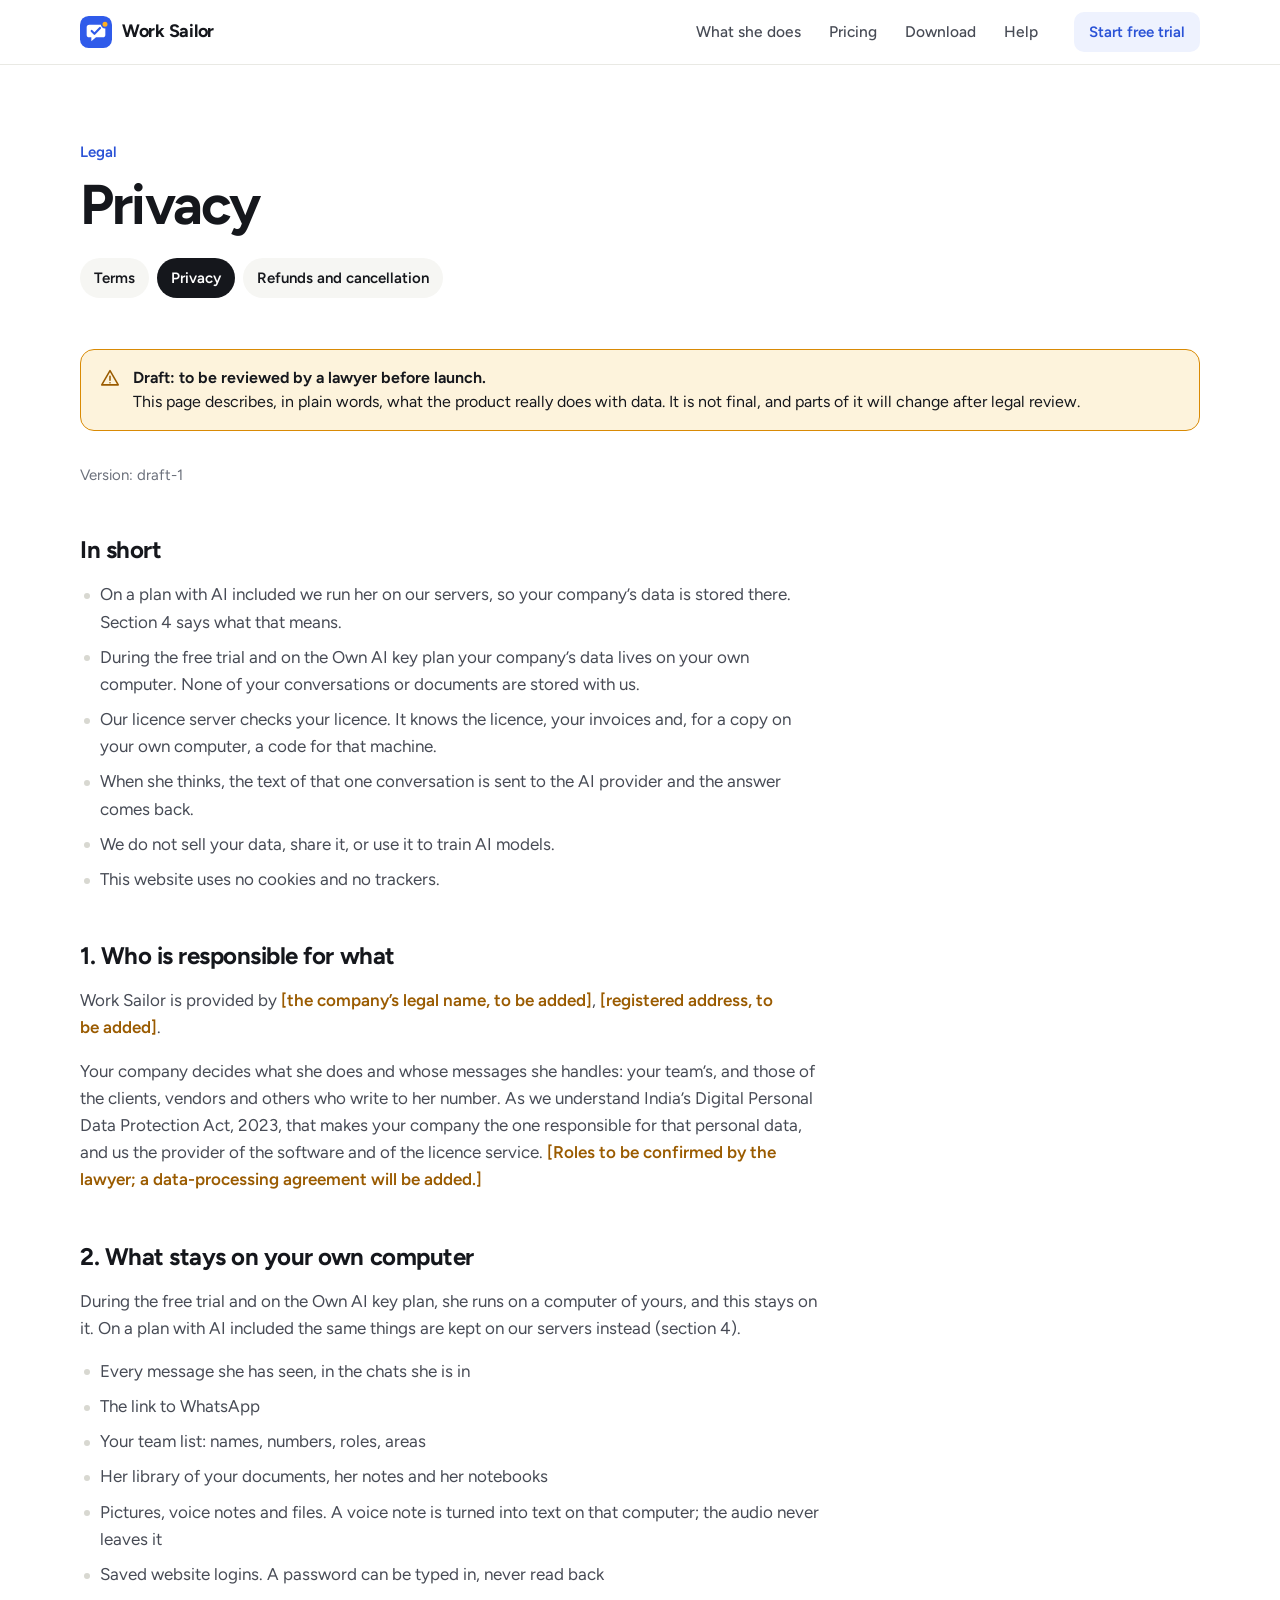
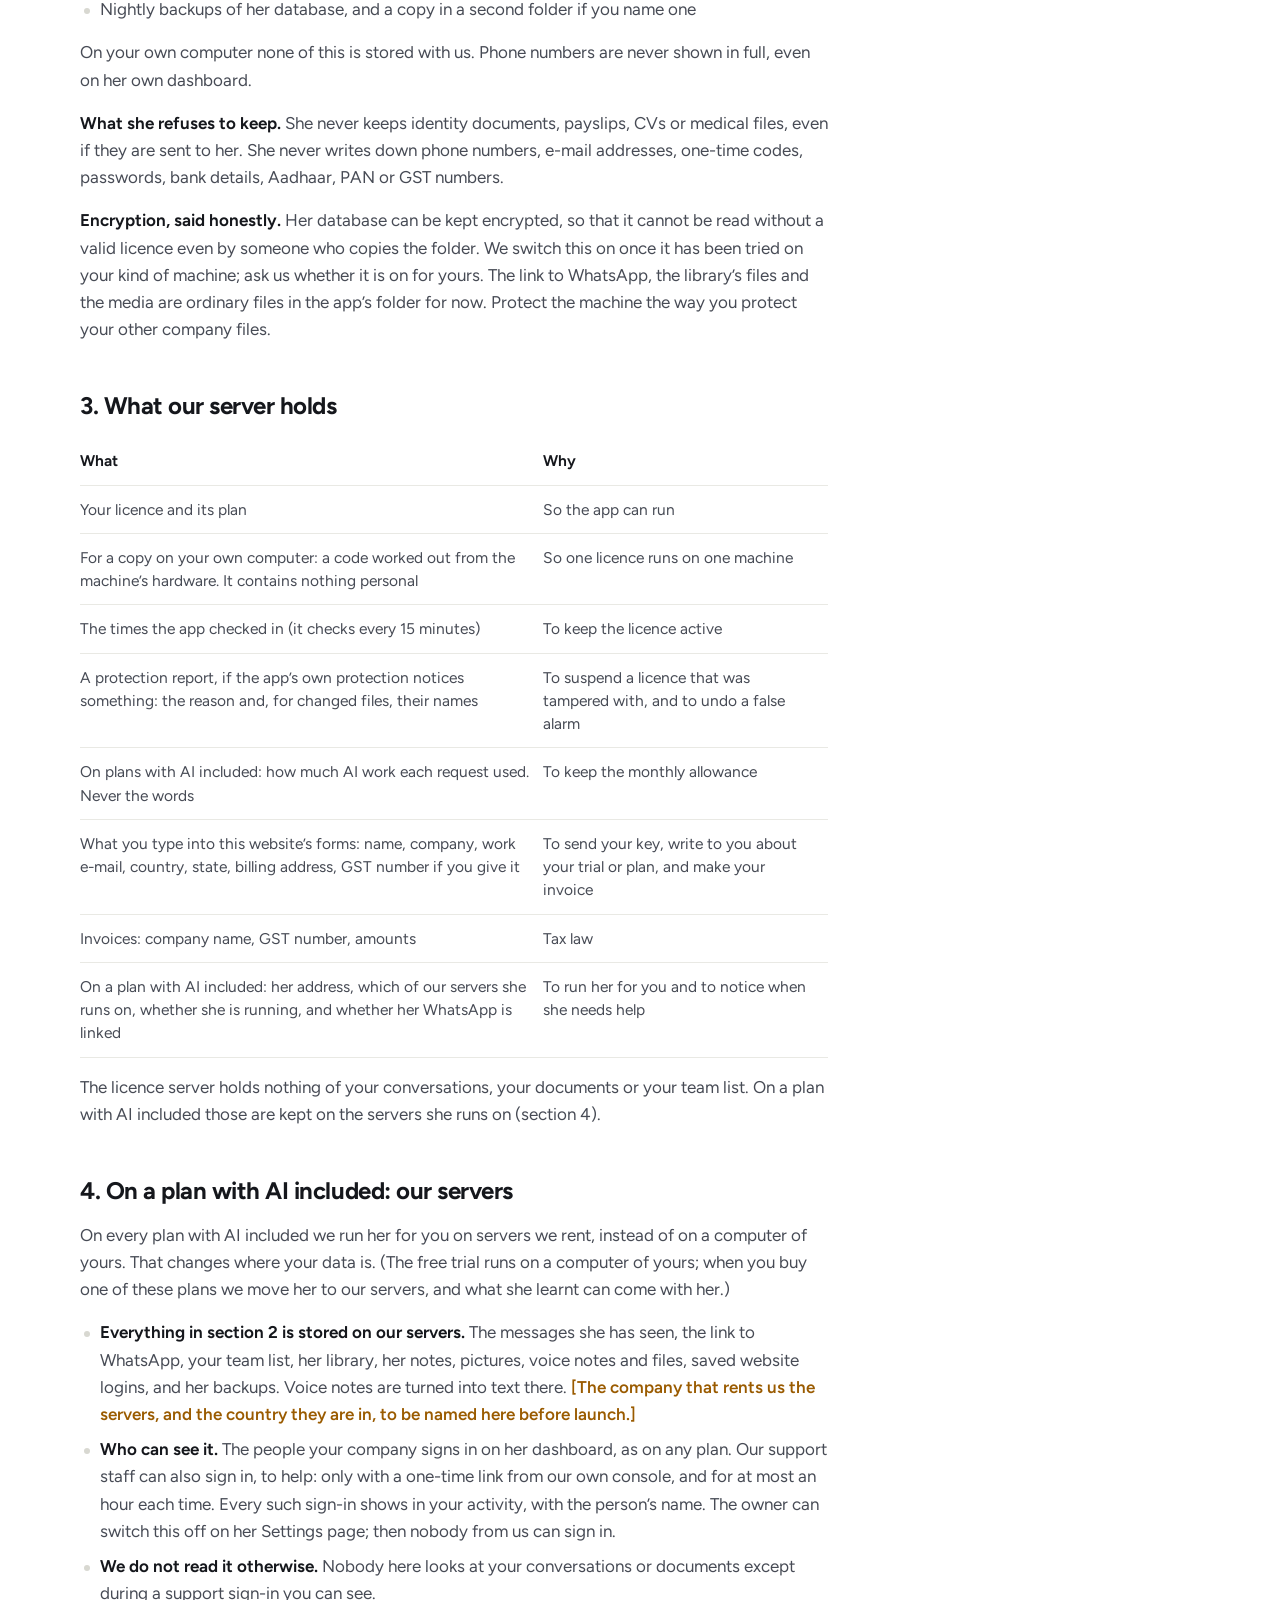
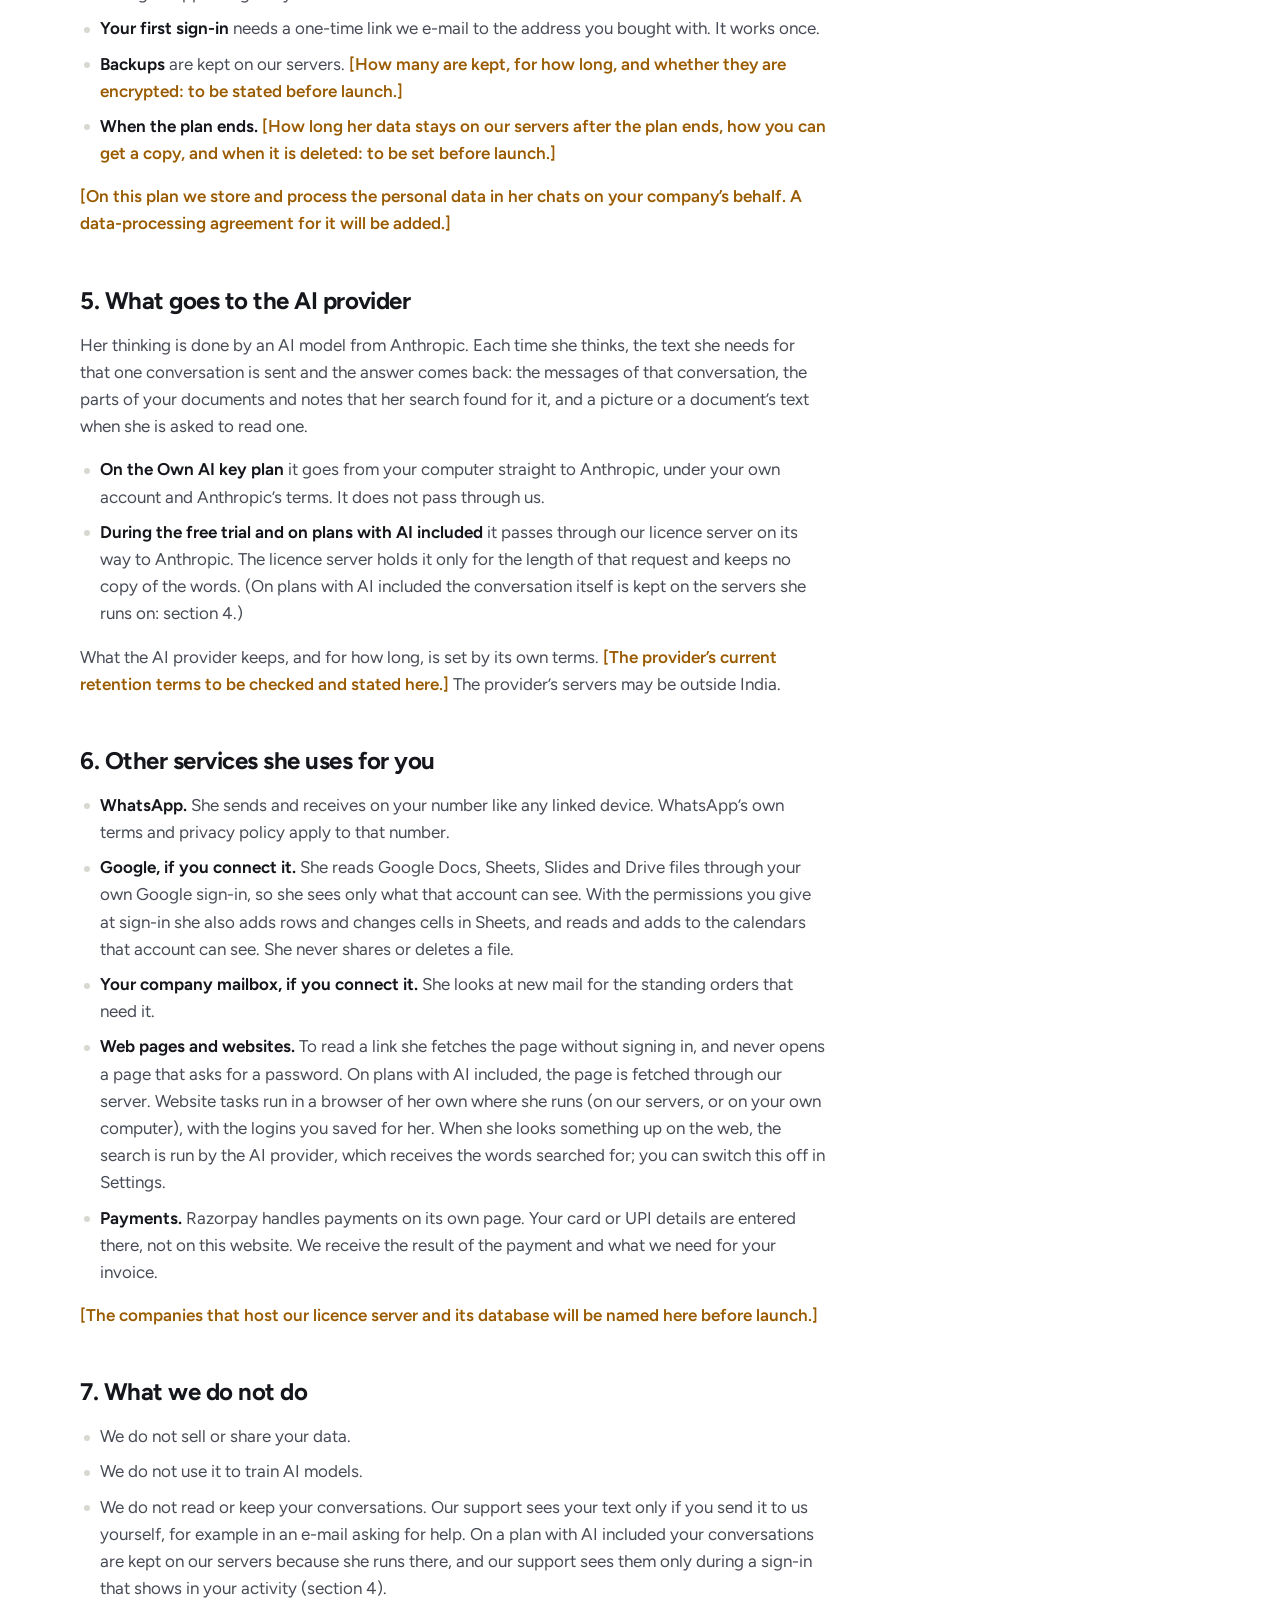
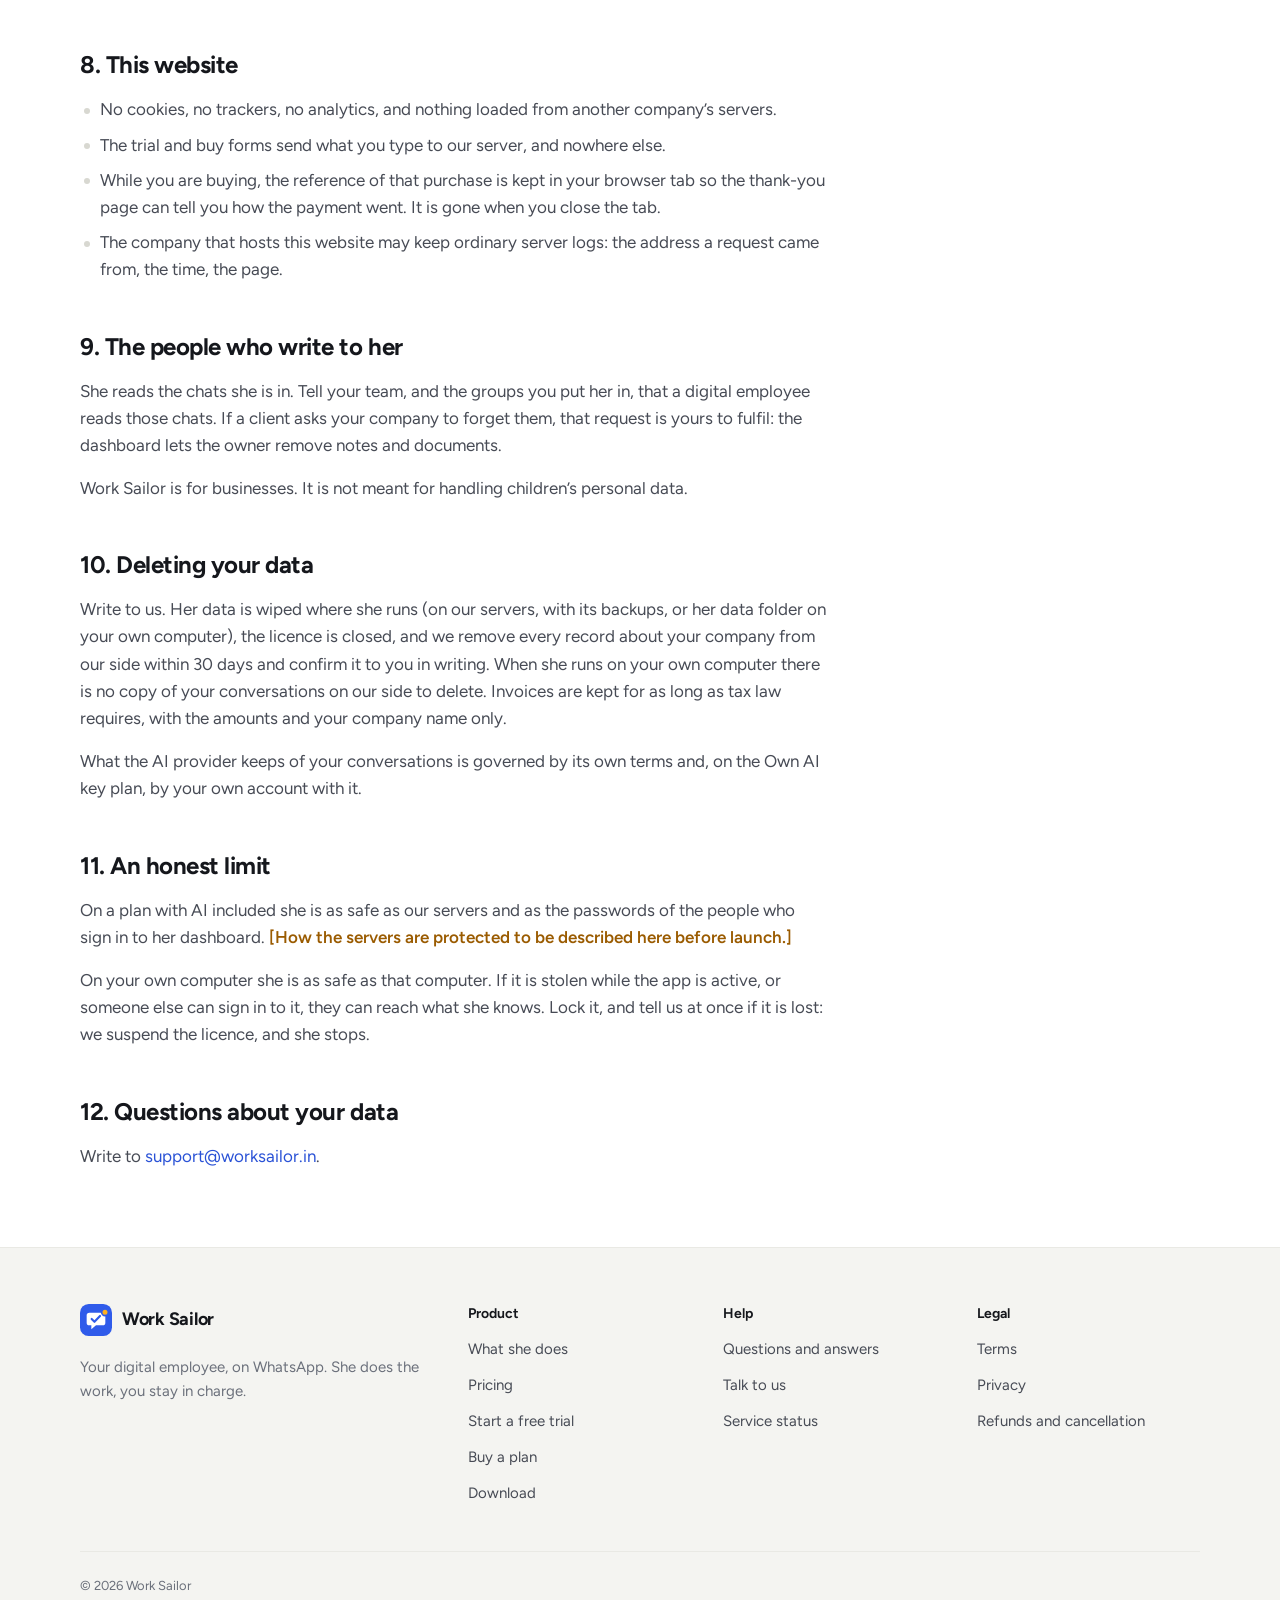
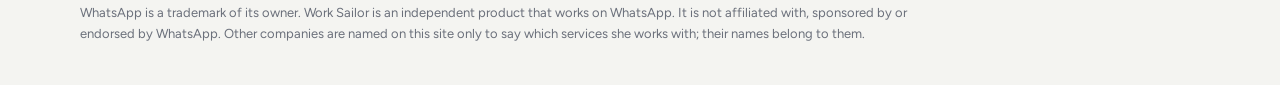
<file: privacy.html>
<!doctype html>
<html lang="en" data-page="privacy"
  data-title="Privacy · {name}"
  data-desc="Where your company's data lives when you use {name}: on our servers with AI included, on your own computer with your own AI key. What our servers hold, what goes to the AI provider, and what this website collects.">
<head>
<!--head-->
<meta charset="utf-8">
<meta name="viewport" content="width=device-width, initial-scale=1">
<meta name="color-scheme" content="light dark">
<title>Privacy · Work Sailor</title>
<meta name="description" content="Where your company's data lives when you use Work Sailor: on our servers with AI included, on your own computer with your own AI key. What our servers hold, what goes to the AI provider, and what this website collects.">
<link rel="canonical" href="https://worksailor.in/privacy.html">
<meta property="og:type" content="website">
<meta property="og:site_name" content="Work Sailor">
<meta property="og:title" content="Privacy · Work Sailor">
<meta property="og:description" content="Where your company's data lives when you use Work Sailor: on our servers with AI included, on your own computer with your own AI key. What our servers hold, what goes to the AI provider, and what this website collects.">
<meta property="og:url" content="https://worksailor.in/privacy.html">
<meta property="og:image" content="https://worksailor.in/img/og.png">
<meta property="og:image:width" content="1200">
<meta property="og:image:height" content="630">
<meta name="twitter:card" content="summary_large_image">
<meta name="theme-color" content="#ffffff" media="(prefers-color-scheme: light)">
<meta name="theme-color" content="#16181d" media="(prefers-color-scheme: dark)">
<link rel="icon" href="img/mark.svg" type="image/svg+xml">
<link rel="alternate icon" href="img/favicon-64.png" type="image/png" sizes="64x64">
<link rel="apple-touch-icon" href="img/apple-touch-icon.png">
<link rel="stylesheet" href="css/site.css">
<script src="js/site-data.js" defer></script>
<script src="js/site.js" defer></script>
<!--/head-->
</head>
<body>
<!--header-->
<a class="skip" href="#main">Skip to the page</a>
<header class="site-header">
  <div class="wrap bar">
    <a class="lockup" href="index.html"><img src="img/mark.svg" width="32" height="32" alt=""><span data-s="name">Work Sailor</span></a>
    <nav class="nav" aria-label="Main">
      <a data-nav href="features.html">What she does</a>
      <a data-nav href="pricing.html">Pricing</a>
      <a data-nav href="download.html">Download</a>
      <a data-nav href="help.html">Help</a>
    </nav>
    <a class="btn tint compact bar-cta" href="trial.html">Start free trial</a>
    <details class="menu">
      <summary aria-label="Menu">
        <svg class="i-open" viewBox="0 0 24 24" fill="none" stroke="currentColor" stroke-width="1.7" stroke-linecap="round" aria-hidden="true"><path d="M4 7h16M4 12h16M4 17h16"/></svg>
        <svg class="i-close" viewBox="0 0 24 24" fill="none" stroke="currentColor" stroke-width="1.7" stroke-linecap="round" aria-hidden="true"><path d="M6 6l12 12M18 6L6 18"/></svg>
      </summary>
      <nav class="menu-panel" aria-label="Menu">
        <a data-nav href="features.html">What she does</a>
        <a data-nav href="pricing.html">Pricing</a>
        <a data-nav href="download.html">Download</a>
        <a data-nav href="help.html">Help</a>
        <a class="btn brand wide" href="trial.html"><span data-s="trial_cta">Start your 14-day free trial</span></a>
      </nav>
    </details>
  </div>
</header>
<!--/header-->

<main id="main">
  <section class="page-hero">
    <div class="wrap">
      <p class="eyebrow">Legal</p>
      <h1 class="page-title">Privacy</h1>
      <nav class="toc" aria-label="Legal pages" style="margin-top:24px">
        <a data-nav href="terms.html">Terms</a>
        <a data-nav href="privacy.html" aria-current="page">Privacy</a>
        <a data-nav href="refunds.html">Refunds and cancellation</a>
      </nav>
    </div>
  </section>

  <section class="section tight" style="padding-top:0">
    <div class="wrap">
      <div class="notice warn draft" role="note">
        <svg viewBox="0 0 24 24" fill="none" stroke="currentColor" stroke-width="1.7" stroke-linecap="round" stroke-linejoin="round" aria-hidden="true"><path d="M12 4l9 15.500H3L12 4z"/><path d="M12 10v4.500M12 17.200v.100"/></svg>
        <div><b>Draft: to be reviewed by a lawyer before launch.</b>This page describes, in plain words, what the product really does with data. It is not final, and parts of it will change after legal review.</div>
      </div>

      <div class="prose">
        <p class="meta">Version: <span data-s="terms_version">draft-1</span></p>

        <h2 id="short">In short</h2>
        <ul>
          <li>On a plan with AI included we run her on our servers, so your company’s data is stored there. Section 4 says what that means.</li>
          <li>During the free trial and on the Own AI key plan your company’s data lives on your own computer. None of your conversations or documents are stored with us.</li>
          <li>Our licence server checks your licence. It knows the licence, your invoices and, for a copy on your own computer, a code for that machine.</li>
          <li>When she thinks, the text of that one conversation is sent to the AI provider and the answer comes back.</li>
          <li>We do not sell your data, share it, or use it to train AI models.</li>
          <li>This website uses no cookies and no trackers.</li>
        </ul>

        <h2 id="who">1. Who is responsible for what</h2>
        <p><span data-s="name">Work Sailor</span> is provided by <span data-s="company.legal_name" data-empty="[the company’s legal name, to be added]" class="fill">[the company’s legal name, to be added]</span>, <span data-s="company.address" data-empty="[registered address, to be added]" class="fill">[registered address, to be added]</span>.</p>
        <p>Your company decides what she does and whose messages she handles: your team’s, and those of the clients, vendors and others who write to her number. As we understand India’s Digital Personal Data Protection Act, 2023, that makes your company the one responsible for that personal data, and us the provider of the software and of the licence service. <span class="fill">[Roles to be confirmed by the lawyer; a data-processing agreement will be added.]</span></p>

        <h2 id="machine">2. What stays on your own computer</h2>
        <p>During the free trial and on the Own AI key plan, she runs on a computer of yours, and this stays on it. On a plan with AI included the same things are kept on our servers instead (section 4).</p>
        <ul>
          <li>Every message she has seen, in the chats she is in</li>
          <li>The link to WhatsApp</li>
          <li>Your team list: names, numbers, roles, areas</li>
          <li>Her library of your documents, her notes and her notebooks</li>
          <li>Pictures, voice notes and files. A voice note is turned into text on that computer; the audio never leaves it</li>
          <li>Saved website logins. A password can be typed in, never read back</li>
          <li>Nightly backups of her database, and a copy in a second folder if you name one</li>
        </ul>
        <p>On your own computer none of this is stored with us. Phone numbers are never shown in full, even on her own dashboard.</p>
        <p><b>What she refuses to keep.</b> She never keeps identity documents, payslips, CVs or medical files, even if they are sent to her. She never writes down phone numbers, e-mail addresses, one-time codes, passwords, bank details, Aadhaar, PAN or GST numbers.</p>
        <p><b>Encryption, said honestly.</b> Her database can be kept encrypted, so that it cannot be read without a valid licence even by someone who copies the folder. We switch this on once it has been tried on your kind of machine; ask us whether it is on for yours. The link to WhatsApp, the library’s files and the media are ordinary files in the app’s folder for now. Protect the machine the way you protect your other company files.</p>

        <h2 id="server">3. What our server holds</h2>
        <div class="table-scroll">
          <table>
            <thead><tr><th scope="col">What</th><th scope="col">Why</th></tr></thead>
            <tbody>
              <tr><td>Your licence and its plan</td><td>So the app can run</td></tr>
              <tr><td>For a copy on your own computer: a code worked out from the machine’s hardware. It contains nothing personal</td><td>So one licence runs on one machine</td></tr>
              <tr><td>The times the app checked in (it checks every 15 minutes)</td><td>To keep the licence active</td></tr>
              <tr><td>A protection report, if the app’s own protection notices something: the reason and, for changed files, their names</td><td>To suspend a licence that was tampered with, and to undo a false alarm</td></tr>
              <tr><td>On plans with AI included: how much AI work each request used. Never the words</td><td>To keep the monthly allowance</td></tr>
              <tr><td>What you type into this website’s forms: name, company, work e-mail, country, state, billing address, GST number if you give it</td><td>To send your key, write to you about your trial or plan, and make your invoice</td></tr>
              <tr><td>Invoices: company name, GST number, amounts</td><td>Tax law</td></tr>
              <tr><td>On a plan with AI included: her address, which of our servers she runs on, whether she is running, and whether her WhatsApp is linked</td><td>To run her for you and to notice when she needs help</td></tr>
            </tbody>
          </table>
        </div>
        <p>The licence server holds nothing of your conversations, your documents or your team list. On a plan with AI included those are kept on the servers she runs on (section 4).</p>

        <h2 id="managed">4. On a plan with AI included: our servers</h2>
        <p>On every plan with AI included we run her for you on servers we rent, instead of on a computer of yours. That changes where your data is. (The free trial runs on a computer of yours; when you buy one of these plans we move her to our servers, and what she learnt can come with her.)</p>
        <ul>
          <li><b>Everything in section 2 is stored on our servers.</b> The messages she has seen, the link to WhatsApp, your team list, her library, her notes, pictures, voice notes and files, saved website logins, and her backups. Voice notes are turned into text there. <span class="fill">[The company that rents us the servers, and the country they are in, to be named here before launch.]</span></li>
          <li><b>Who can see it.</b> The people your company signs in on her dashboard, as on any plan. Our support staff can also sign in, to help: only with a one-time link from our own console, and for at most an hour each time. Every such sign-in shows in your activity, with the person’s name. The owner can switch this off on her Settings page; then nobody from us can sign in.</li>
          <li><b>We do not read it otherwise.</b> Nobody here looks at your conversations or documents except during a support sign-in you can see.</li>
          <li><b>Your first sign-in</b> needs a one-time link we e-mail to the address you bought with. It works once.</li>
          <li><b>Backups</b> are kept on our servers. <span class="fill">[How many are kept, for how long, and whether they are encrypted: to be stated before launch.]</span></li>
          <li><b>When the plan ends.</b> <span class="fill">[How long her data stays on our servers after the plan ends, how you can get a copy, and when it is deleted: to be set before launch.]</span></li>
        </ul>
        <p class="fill">[On this plan we store and process the personal data in her chats on your company’s behalf. A data-processing agreement for it will be added.]</p>

        <h2 id="ai">5. What goes to the AI provider</h2>
        <p>Her thinking is done by an AI model from Anthropic. Each time she thinks, the text she needs for that one conversation is sent and the answer comes back: the messages of that conversation, the parts of your documents and notes that her search found for it, and a picture or a document’s text when she is asked to read one.</p>
        <ul>
          <li><b>On the Own AI key plan</b> it goes from your computer straight to Anthropic, under your own account and Anthropic’s terms. It does not pass through us.</li>
          <li><b>During the free trial and on plans with AI included</b> it passes through our licence server on its way to Anthropic. The licence server holds it only for the length of that request and keeps no copy of the words. (On plans with AI included the conversation itself is kept on the servers she runs on: section 4.)</li>
        </ul>
        <p>What the AI provider keeps, and for how long, is set by its own terms. <span class="fill">[The provider’s current retention terms to be checked and stated here.]</span> The provider’s servers may be outside India.</p>

        <h2 id="others">6. Other services she uses for you</h2>
        <ul>
          <li><b>WhatsApp.</b> She sends and receives on your number like any linked device. WhatsApp’s own terms and privacy policy apply to that number.</li>
          <li><b>Google, if you connect it.</b> She reads Google Docs, Sheets, Slides and Drive files through your own Google sign-in, so she sees only what that account can see. With the permissions you give at sign-in she also adds rows and changes cells in Sheets, and reads and adds to the calendars that account can see. She never shares or deletes a file.</li>
          <li><b>Your company mailbox, if you connect it.</b> She looks at new mail for the standing orders that need it.</li>
          <li><b>Web pages and websites.</b> To read a link she fetches the page without signing in, and never opens a page that asks for a password. On plans with AI included, the page is fetched through our server. Website tasks run in a browser of her own where she runs (on our servers, or on your own computer), with the logins you saved for her. When she looks something up on the web, the search is run by the AI provider, which receives the words searched for; you can switch this off in Settings.</li>
          <li><b>Payments.</b> <span data-s="payments.provider">Razorpay</span> handles payments on its own page. Your card or UPI details are entered there, not on this website. We receive the result of the payment and what we need for your invoice.</li>
        </ul>
        <p class="fill">[The companies that host our licence server and its database will be named here before launch.]</p>

        <h2 id="never">7. What we do not do</h2>
        <ul>
          <li>We do not sell or share your data.</li>
          <li>We do not use it to train AI models.</li>
          <li>We do not read or keep your conversations. Our support sees your text only if you send it to us yourself, for example in an e-mail asking for help. On a plan with AI included your conversations are kept on our servers because she runs there, and our support sees them only during a sign-in that shows in your activity (section 4).</li>
        </ul>

        <h2 id="website">8. This website</h2>
        <ul>
          <li>No cookies, no trackers, no analytics, and nothing loaded from another company’s servers.</li>
          <li>The trial and buy forms send what you type to our server, and nowhere else.</li>
          <li>While you are buying, the reference of that purchase is kept in your browser tab so the thank-you page can tell you how the payment went. It is gone when you close the tab.</li>
          <li>The company that hosts this website may keep ordinary server logs: the address a request came from, the time, the page.</li>
        </ul>

        <h2 id="people">9. The people who write to her</h2>
        <p>She reads the chats she is in. Tell your team, and the groups you put her in, that a digital employee reads those chats. If a client asks your company to forget them, that request is yours to fulfil: the dashboard lets the owner remove notes and documents.</p>
        <p><span data-s="name">Work Sailor</span> is for businesses. It is not meant for handling children’s personal data.</p>

        <h2 id="delete">10. Deleting your data</h2>
        <p>Write to us. Her data is wiped where she runs (on our servers, with its backups, or her data folder on your own computer), the licence is closed, and we remove every record about your company from our side within 30 days and confirm it to you in writing. When she runs on your own computer there is no copy of your conversations on our side to delete. Invoices are kept for as long as tax law requires, with the amounts and your company name only.</p>
        <p>What the AI provider keeps of your conversations is governed by its own terms and, on the Own AI key plan, by your own account with it.</p>

        <h2 id="limit">11. An honest limit</h2>
        <p>On a plan with AI included she is as safe as our servers and as the passwords of the people who sign in to her dashboard. <span class="fill">[How the servers are protected to be described here before launch.]</span></p>
        <p>On your own computer she is as safe as that computer. If it is stolen while the app is active, or someone else can sign in to it, they can reach what she knows. Lock it, and tell us at once if it is lost: we suspend the licence, and she stops.</p>

        <h2 id="contact">12. Questions about your data</h2>
        <p>Write to <a data-if="company.email" data-s="company.email" data-tpl-href="mailto:{company.email}" href="mailto:support@worksailor.in">support@worksailor.in</a><span class="fill" data-unless="company.email" hidden>[the named contact for data questions and their e-mail address, to be added]</span>.</p>
      </div>
    </div>
  </section>
</main>

<!--footer-->
<footer class="site-footer">
  <div class="wrap">
    <div class="foot-grid">
      <div class="foot-brand">
        <a class="lockup" href="index.html"><img src="img/mark.svg" width="32" height="32" alt="" loading="lazy"><span data-s="name">Work Sailor</span></a>
        <p><span data-s="tagline">Your digital employee, on WhatsApp.</span> <span data-s="promise">She does the work, you stay in charge.</span></p>
        <p class="social" data-if="has_social" hidden>
          <a data-if="social.linkedin" data-tpl-href="{social.linkedin}" rel="noopener" href="" hidden>LinkedIn</a>
          <a data-if="social.x" data-tpl-href="{social.x}" rel="noopener" href="" hidden>X</a>
          <a data-if="social.instagram" data-tpl-href="{social.instagram}" rel="noopener" href="" hidden>Instagram</a>
          <a data-if="social.youtube" data-tpl-href="{social.youtube}" rel="noopener" href="" hidden>YouTube</a>
        </p>
      </div>
      <nav class="foot-col" aria-label="Product">
        <h2>Product</h2>
        <a data-nav href="features.html">What she does</a>
        <a data-nav href="pricing.html">Pricing</a>
        <a data-nav href="trial.html">Start a free trial</a>
        <a data-nav href="buy.html">Buy a plan</a>
        <a data-nav href="download.html">Download</a>
      </nav>
      <nav class="foot-col" aria-label="Help">
        <h2>Help</h2>
        <a data-nav href="help.html">Questions and answers</a>
        <a href="mailto:support@worksailor.in" data-talk="">Talk to us</a>
        <a data-if="wa_link" data-tpl-href="{wa_link}" rel="noopener" href="" hidden>Message us on WhatsApp</a>
        <a data-if="status_url" data-tpl-href="{status_url}" rel="noopener" href="https://licence.worksailor.in/status">Service status</a>
      </nav>
      <nav class="foot-col" aria-label="Legal">
        <h2>Legal</h2>
        <a data-nav href="terms.html">Terms</a>
        <a data-nav href="privacy.html" aria-current="page">Privacy</a>
        <a data-nav href="refunds.html">Refunds and cancellation</a>
      </nav>
    </div>
    <div class="foot-small">
      <p>&copy; <span data-s="year">2026</span> <span data-s="owner">Work Sailor</span></p>
      <p>WhatsApp is a trademark of its owner. <span data-s="name">Work Sailor</span> is an independent product that works on WhatsApp. It is not affiliated with, sponsored by or endorsed by WhatsApp. Other companies are named on this site only to say which services she works with; their names belong to them.</p>
    </div>
  </div>
</footer>
<!--/footer-->
</body>
</html>
</file>
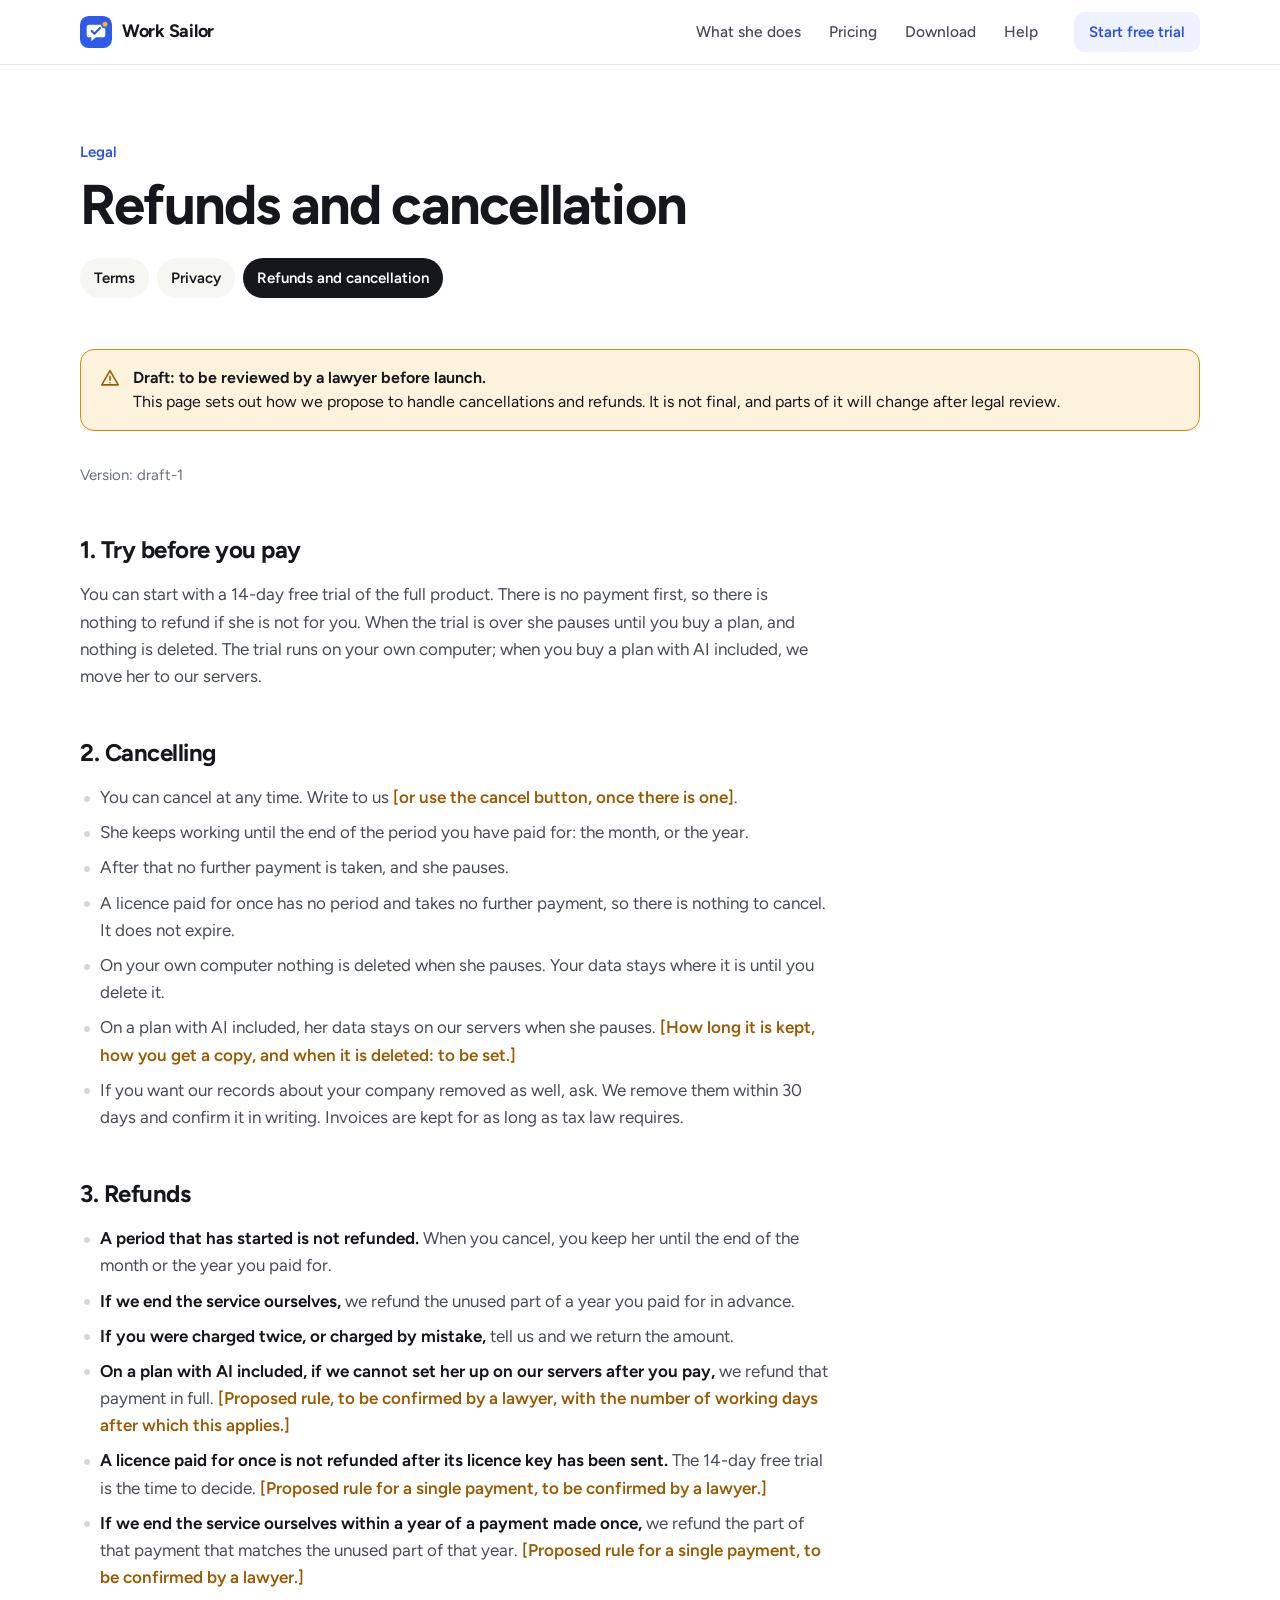
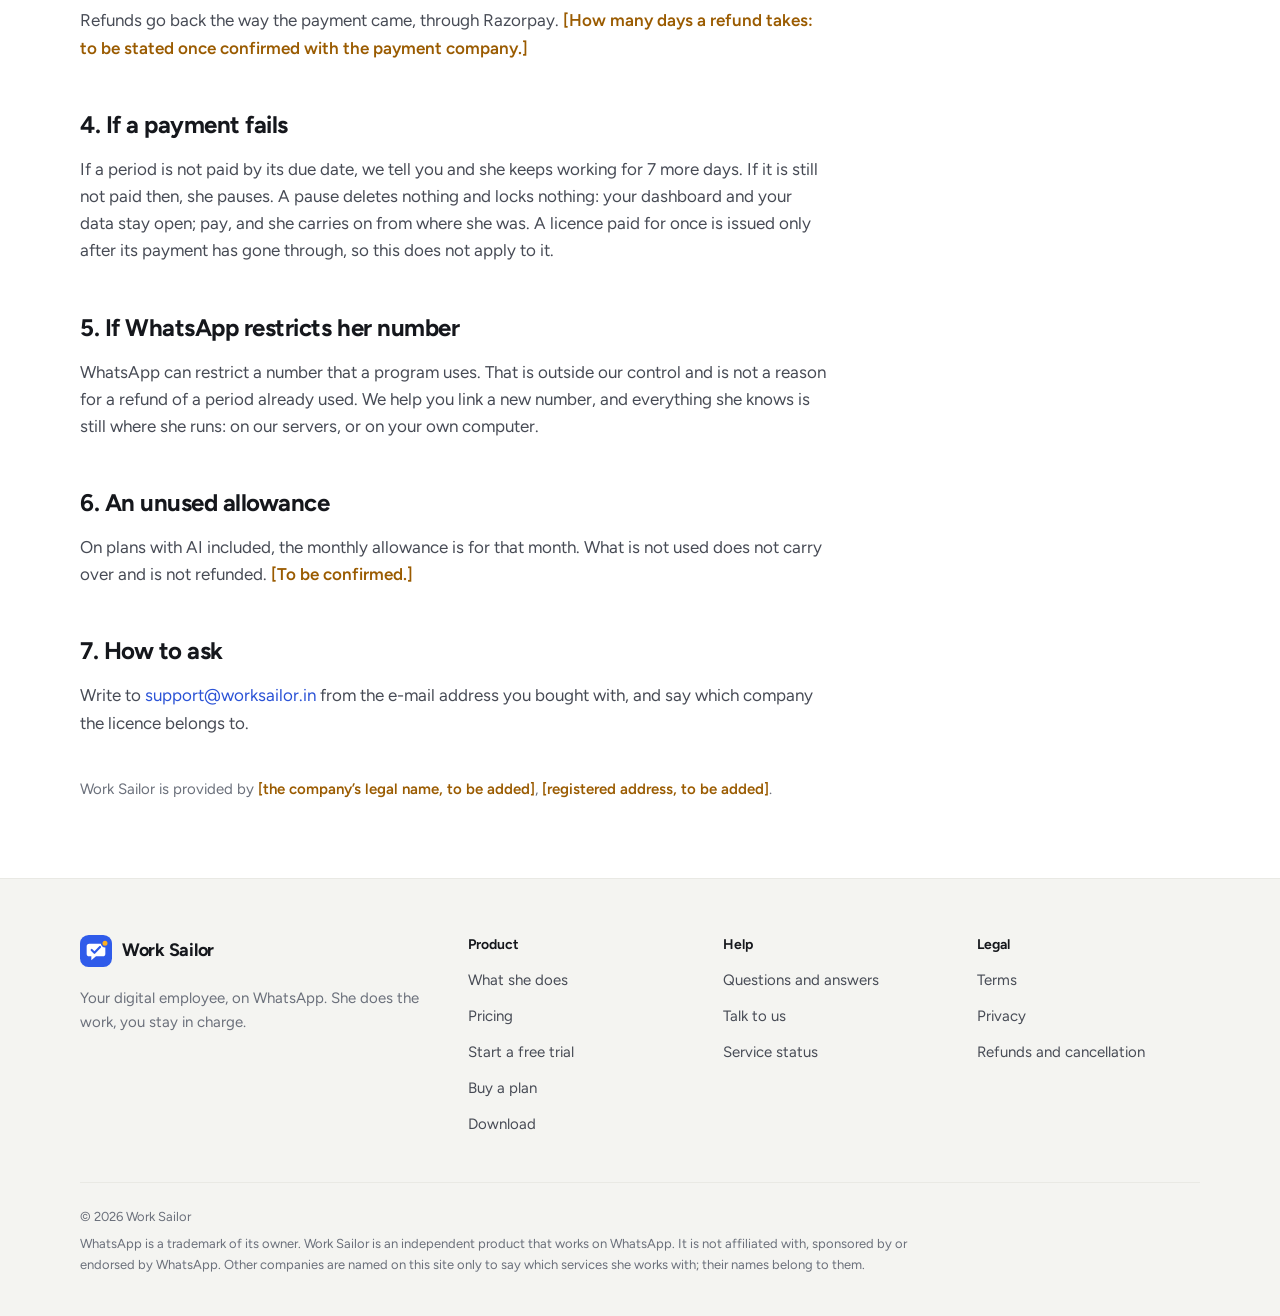
<file: refunds.html>
<!doctype html>
<html lang="en" data-page="refunds"
  data-title="Refunds and cancellation · {name}"
  data-desc="How to cancel {name}, what happens when you do, and when a payment is refunded.">
<head>
<!--head-->
<meta charset="utf-8">
<meta name="viewport" content="width=device-width, initial-scale=1">
<meta name="color-scheme" content="light dark">
<title>Refunds and cancellation · Work Sailor</title>
<meta name="description" content="How to cancel Work Sailor, what happens when you do, and when a payment is refunded.">
<link rel="canonical" href="https://worksailor.in/refunds.html">
<meta property="og:type" content="website">
<meta property="og:site_name" content="Work Sailor">
<meta property="og:title" content="Refunds and cancellation · Work Sailor">
<meta property="og:description" content="How to cancel Work Sailor, what happens when you do, and when a payment is refunded.">
<meta property="og:url" content="https://worksailor.in/refunds.html">
<meta property="og:image" content="https://worksailor.in/img/og.png">
<meta property="og:image:width" content="1200">
<meta property="og:image:height" content="630">
<meta name="twitter:card" content="summary_large_image">
<meta name="theme-color" content="#ffffff" media="(prefers-color-scheme: light)">
<meta name="theme-color" content="#16181d" media="(prefers-color-scheme: dark)">
<link rel="icon" href="img/mark.svg" type="image/svg+xml">
<link rel="alternate icon" href="img/favicon-64.png" type="image/png" sizes="64x64">
<link rel="apple-touch-icon" href="img/apple-touch-icon.png">
<link rel="stylesheet" href="css/site.css">
<script src="js/site-data.js" defer></script>
<script src="js/site.js" defer></script>
<!--/head-->
</head>
<body>
<!--header-->
<a class="skip" href="#main">Skip to the page</a>
<header class="site-header">
  <div class="wrap bar">
    <a class="lockup" href="index.html"><img src="img/mark.svg" width="32" height="32" alt=""><span data-s="name">Work Sailor</span></a>
    <nav class="nav" aria-label="Main">
      <a data-nav href="features.html">What she does</a>
      <a data-nav href="pricing.html">Pricing</a>
      <a data-nav href="download.html">Download</a>
      <a data-nav href="help.html">Help</a>
    </nav>
    <a class="btn tint compact bar-cta" href="trial.html">Start free trial</a>
    <details class="menu">
      <summary aria-label="Menu">
        <svg class="i-open" viewBox="0 0 24 24" fill="none" stroke="currentColor" stroke-width="1.7" stroke-linecap="round" aria-hidden="true"><path d="M4 7h16M4 12h16M4 17h16"/></svg>
        <svg class="i-close" viewBox="0 0 24 24" fill="none" stroke="currentColor" stroke-width="1.7" stroke-linecap="round" aria-hidden="true"><path d="M6 6l12 12M18 6L6 18"/></svg>
      </summary>
      <nav class="menu-panel" aria-label="Menu">
        <a data-nav href="features.html">What she does</a>
        <a data-nav href="pricing.html">Pricing</a>
        <a data-nav href="download.html">Download</a>
        <a data-nav href="help.html">Help</a>
        <a class="btn brand wide" href="trial.html"><span data-s="trial_cta">Start your 14-day free trial</span></a>
      </nav>
    </details>
  </div>
</header>
<!--/header-->

<main id="main">
  <section class="page-hero">
    <div class="wrap">
      <p class="eyebrow">Legal</p>
      <h1 class="page-title">Refunds and cancellation</h1>
      <nav class="toc" aria-label="Legal pages" style="margin-top:24px">
        <a data-nav href="terms.html">Terms</a>
        <a data-nav href="privacy.html">Privacy</a>
        <a data-nav href="refunds.html" aria-current="page">Refunds and cancellation</a>
      </nav>
    </div>
  </section>

  <section class="section tight" style="padding-top:0">
    <div class="wrap">
      <div class="notice warn draft" role="note">
        <svg viewBox="0 0 24 24" fill="none" stroke="currentColor" stroke-width="1.7" stroke-linecap="round" stroke-linejoin="round" aria-hidden="true"><path d="M12 4l9 15.500H3L12 4z"/><path d="M12 10v4.500M12 17.200v.100"/></svg>
        <div><b>Draft: to be reviewed by a lawyer before launch.</b>This page sets out how we propose to handle cancellations and refunds. It is not final, and parts of it will change after legal review.</div>
      </div>

      <div class="prose">
        <p class="meta">Version: <span data-s="terms_version">draft-1</span></p>

        <h2 id="try">1. Try before you pay</h2>
        <p>You can start with a <span data-s="trial_days">14</span>-day free trial of the full product. There is no payment first, so there is nothing to refund if she is not for you. When the trial is over she pauses until you buy a plan, and nothing is deleted. The trial runs on your own computer; when you buy a plan with AI included, we move her to our servers.</p>

        <h2 id="cancel">2. Cancelling</h2>
        <ul>
          <li>You can cancel at any time. Write to us <span class="fill">[or use the cancel button, once there is one]</span>.</li>
          <li>She keeps working until the end of the period you have paid for: the month, or the year.</li>
          <li>After that no further payment is taken, and she pauses.</li>
          <li data-if="once_price">A licence paid for once has no period and takes no further payment, so there is nothing to cancel. It does not expire.</li>
          <li>On your own computer nothing is deleted when she pauses. Your data stays where it is until you delete it.</li>
          <li>On a plan with AI included, her data stays on our servers when she pauses. <span class="fill">[How long it is kept, how you get a copy, and when it is deleted: to be set.]</span></li>
          <li>If you want our records about your company removed as well, ask. We remove them within 30 days and confirm it in writing. Invoices are kept for as long as tax law requires.</li>
        </ul>

        <h2 id="refunds">3. Refunds</h2>
        <ul>
          <li><b>A period that has started is not refunded.</b> When you cancel, you keep her until the end of the month or the year you paid for.</li>
          <li><b>If we end the service ourselves,</b> we refund the unused part of a year you paid for in advance.</li>
          <li><b>If you were charged twice, or charged by mistake,</b> tell us and we return the amount.</li>
          <li><b>On a plan with AI included, if we cannot set her up on our servers after you pay,</b> we refund that payment in full. <span class="fill">[Proposed rule, to be confirmed by a lawyer, with the number of working days after which this applies.]</span></li>
          <li data-if="once_price"><b>A licence paid for once is not refunded after its licence key has been sent.</b> The <span data-s="trial_days">14</span>-day free trial is the time to decide. <span class="fill">[Proposed rule for a single payment, to be confirmed by a lawyer.]</span></li>
          <li data-if="once_price"><b>If we end the service ourselves within a year of a payment made once,</b> we refund the part of that payment that matches the unused part of that year. <span class="fill">[Proposed rule for a single payment, to be confirmed by a lawyer.]</span></li>
        </ul>
        <p>Refunds go back the way the payment came, through <span data-s="payments.provider">Razorpay</span>. <span class="fill">[How many days a refund takes: to be stated once confirmed with the payment company.]</span></p>

        <h2 id="failed">4. If a payment fails</h2>
        <p>If a period is not paid by its due date, we tell you and she keeps working for 7 more days. If it is still not paid then, she pauses. A pause deletes nothing and locks nothing: your dashboard and your data stay open; pay, and she carries on from where she was.<span data-if="once_price"> A licence paid for once is issued only after its payment has gone through, so this does not apply to it.</span></p>

        <h2 id="whatsapp">5. If WhatsApp restricts her number</h2>
        <p>WhatsApp can restrict a number that a program uses. That is outside our control and is not a reason for a refund of a period already used. We help you link a new number, and everything she knows is still where she runs: on our servers, or on your own computer.</p>

        <h2 id="allowance">6. An unused allowance</h2>
        <p>On plans with AI included, the monthly allowance is for that month. What is not used does not carry over and is not refunded. <span class="fill">[To be confirmed.]</span></p>

        <h2 id="ask">7. How to ask</h2>
        <p>Write to <a data-if="support_email" data-s="support_email" data-tpl-href="mailto:{support_email}" href="mailto:support@worksailor.in">support@worksailor.in</a><span class="fill" data-unless="support_email" hidden>[support e-mail address, to be added]</span> from the e-mail address you bought with, and say which company the licence belongs to.</p>

        <p class="meta" style="margin-top:40px"><span data-s="name">Work Sailor</span> is provided by <span data-s="company.legal_name" data-empty="[the company’s legal name, to be added]" class="fill">[the company’s legal name, to be added]</span>, <span data-s="company.address" data-empty="[registered address, to be added]" class="fill">[registered address, to be added]</span>.</p>
      </div>
    </div>
  </section>
</main>

<!--footer-->
<footer class="site-footer">
  <div class="wrap">
    <div class="foot-grid">
      <div class="foot-brand">
        <a class="lockup" href="index.html"><img src="img/mark.svg" width="32" height="32" alt="" loading="lazy"><span data-s="name">Work Sailor</span></a>
        <p><span data-s="tagline">Your digital employee, on WhatsApp.</span> <span data-s="promise">She does the work, you stay in charge.</span></p>
        <p class="social" data-if="has_social" hidden>
          <a data-if="social.linkedin" data-tpl-href="{social.linkedin}" rel="noopener" href="" hidden>LinkedIn</a>
          <a data-if="social.x" data-tpl-href="{social.x}" rel="noopener" href="" hidden>X</a>
          <a data-if="social.instagram" data-tpl-href="{social.instagram}" rel="noopener" href="" hidden>Instagram</a>
          <a data-if="social.youtube" data-tpl-href="{social.youtube}" rel="noopener" href="" hidden>YouTube</a>
        </p>
      </div>
      <nav class="foot-col" aria-label="Product">
        <h2>Product</h2>
        <a data-nav href="features.html">What she does</a>
        <a data-nav href="pricing.html">Pricing</a>
        <a data-nav href="trial.html">Start a free trial</a>
        <a data-nav href="buy.html">Buy a plan</a>
        <a data-nav href="download.html">Download</a>
      </nav>
      <nav class="foot-col" aria-label="Help">
        <h2>Help</h2>
        <a data-nav href="help.html">Questions and answers</a>
        <a href="mailto:support@worksailor.in" data-talk="">Talk to us</a>
        <a data-if="wa_link" data-tpl-href="{wa_link}" rel="noopener" href="" hidden>Message us on WhatsApp</a>
        <a data-if="status_url" data-tpl-href="{status_url}" rel="noopener" href="https://licence.worksailor.in/status">Service status</a>
      </nav>
      <nav class="foot-col" aria-label="Legal">
        <h2>Legal</h2>
        <a data-nav href="terms.html">Terms</a>
        <a data-nav href="privacy.html">Privacy</a>
        <a data-nav href="refunds.html" aria-current="page">Refunds and cancellation</a>
      </nav>
    </div>
    <div class="foot-small">
      <p>&copy; <span data-s="year">2026</span> <span data-s="owner">Work Sailor</span></p>
      <p>WhatsApp is a trademark of its owner. <span data-s="name">Work Sailor</span> is an independent product that works on WhatsApp. It is not affiliated with, sponsored by or endorsed by WhatsApp. Other companies are named on this site only to say which services she works with; their names belong to them.</p>
    </div>
  </div>
</footer>
<!--/footer-->
</body>
</html>
</file>
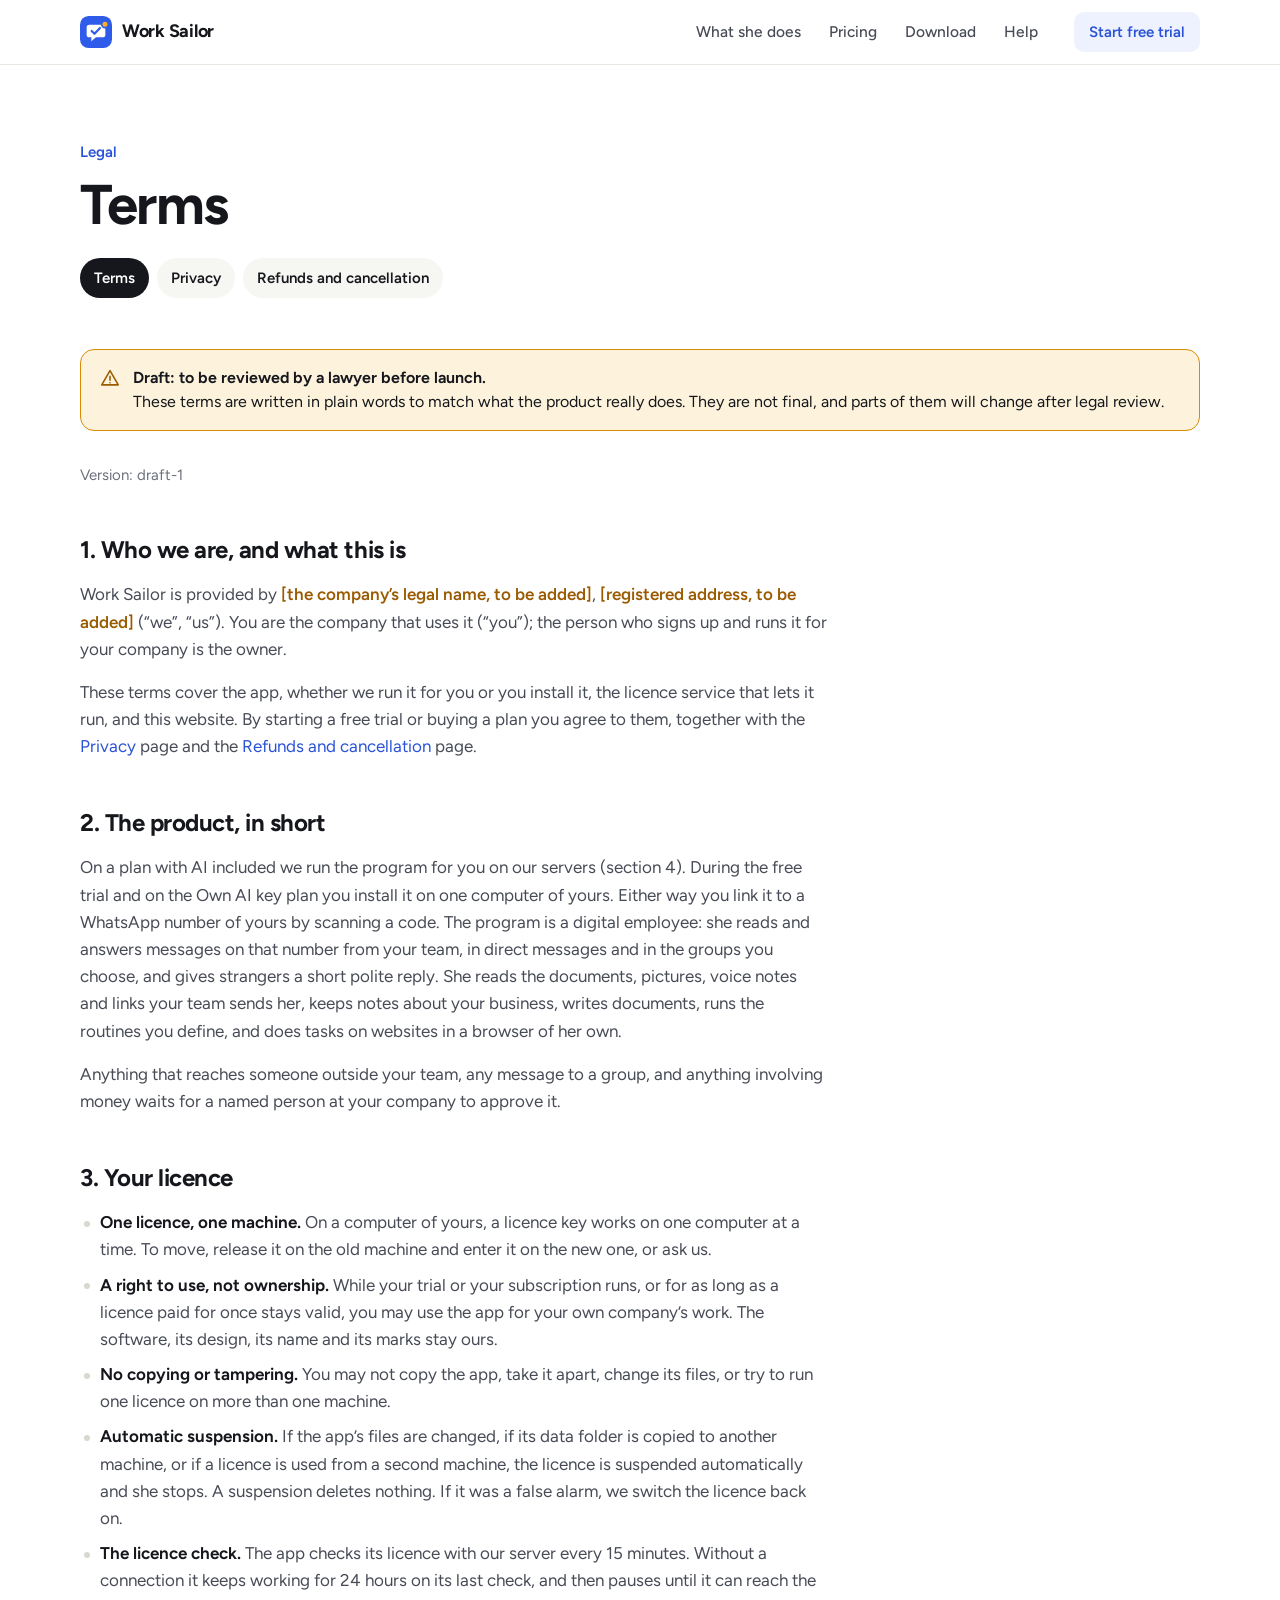
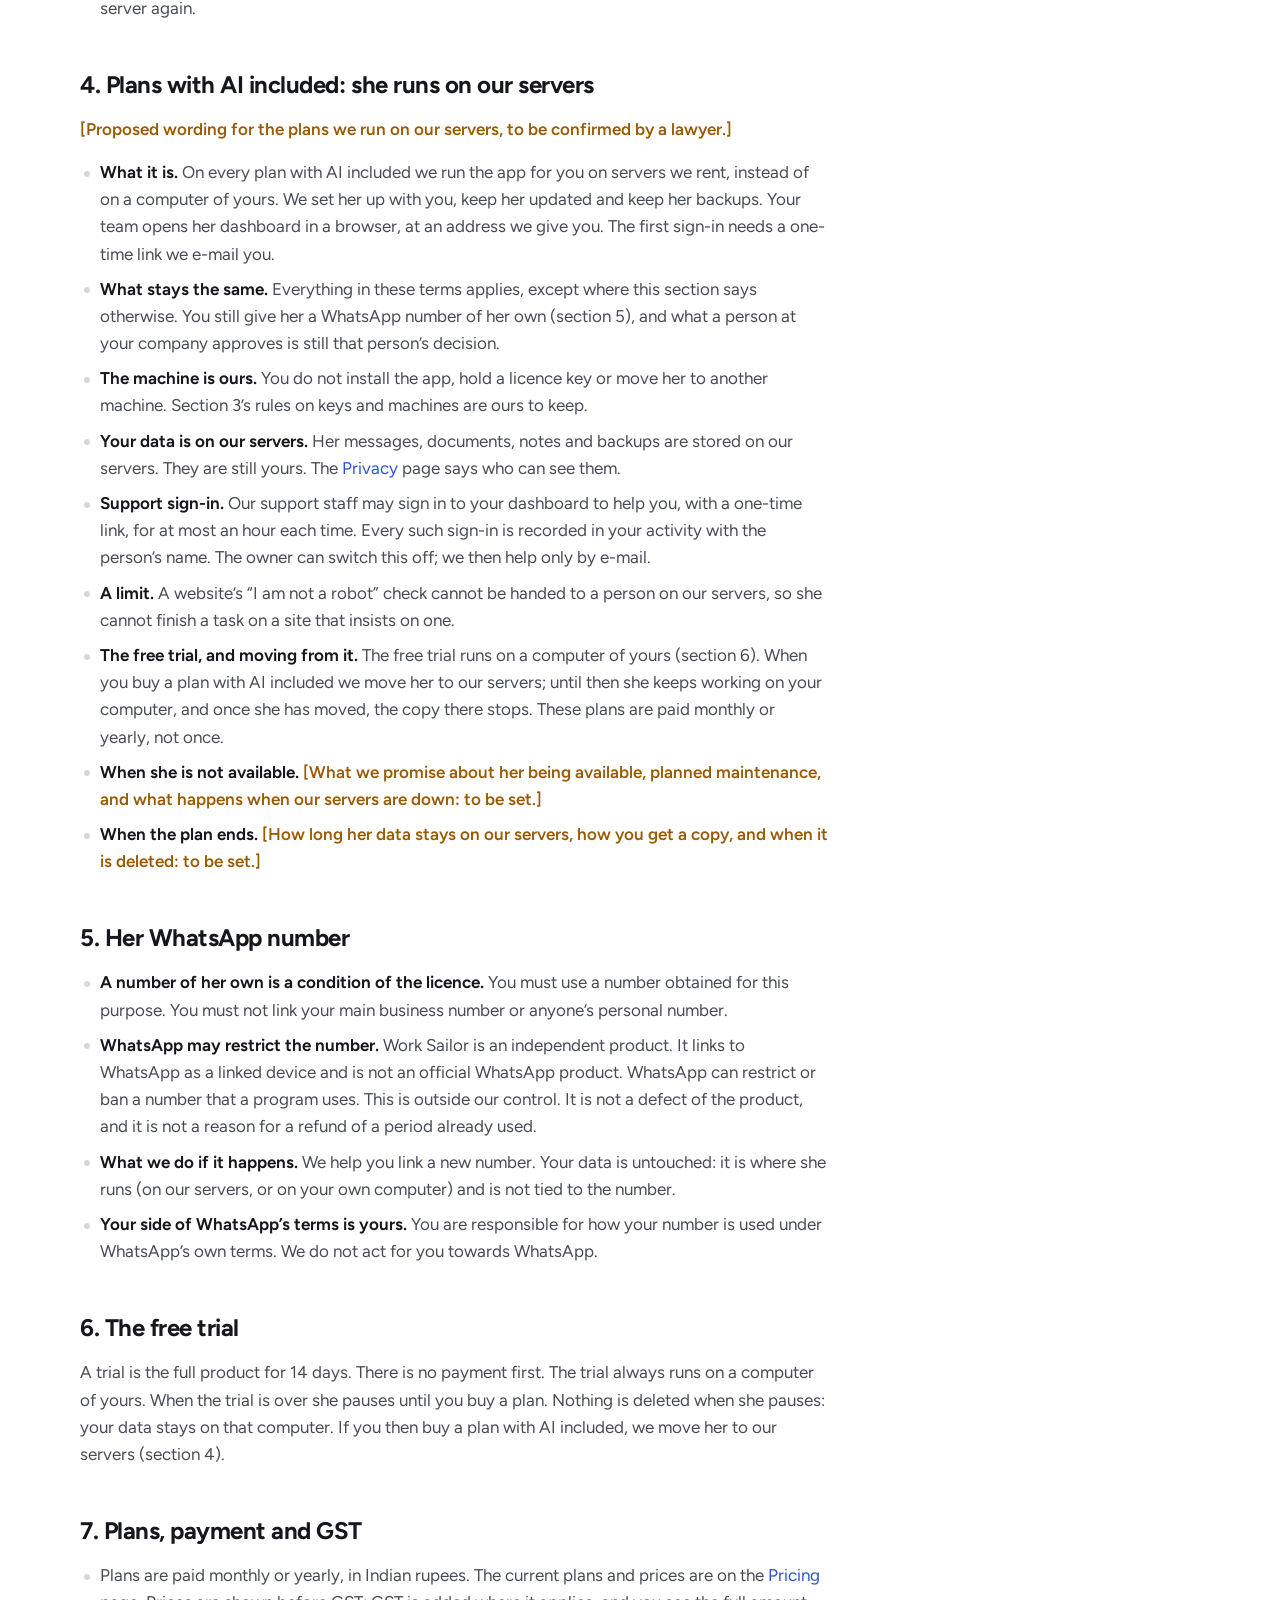
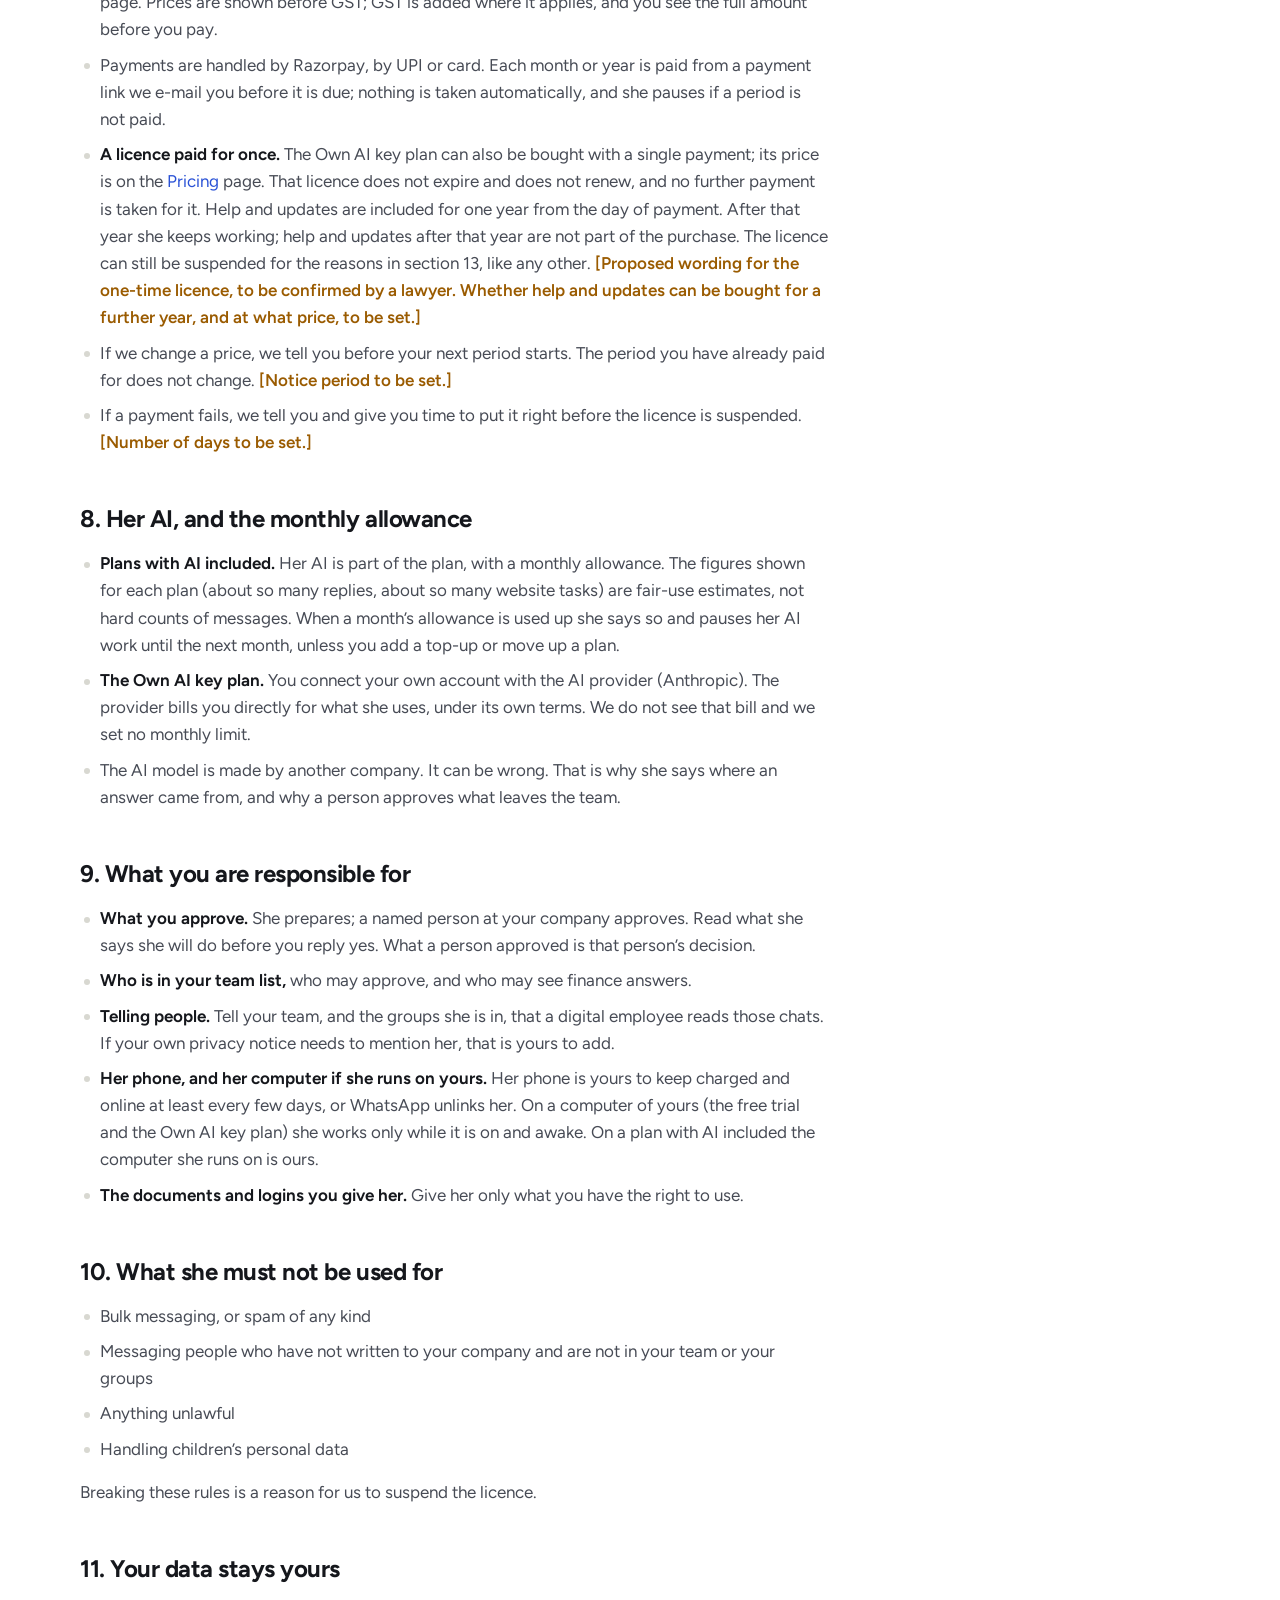
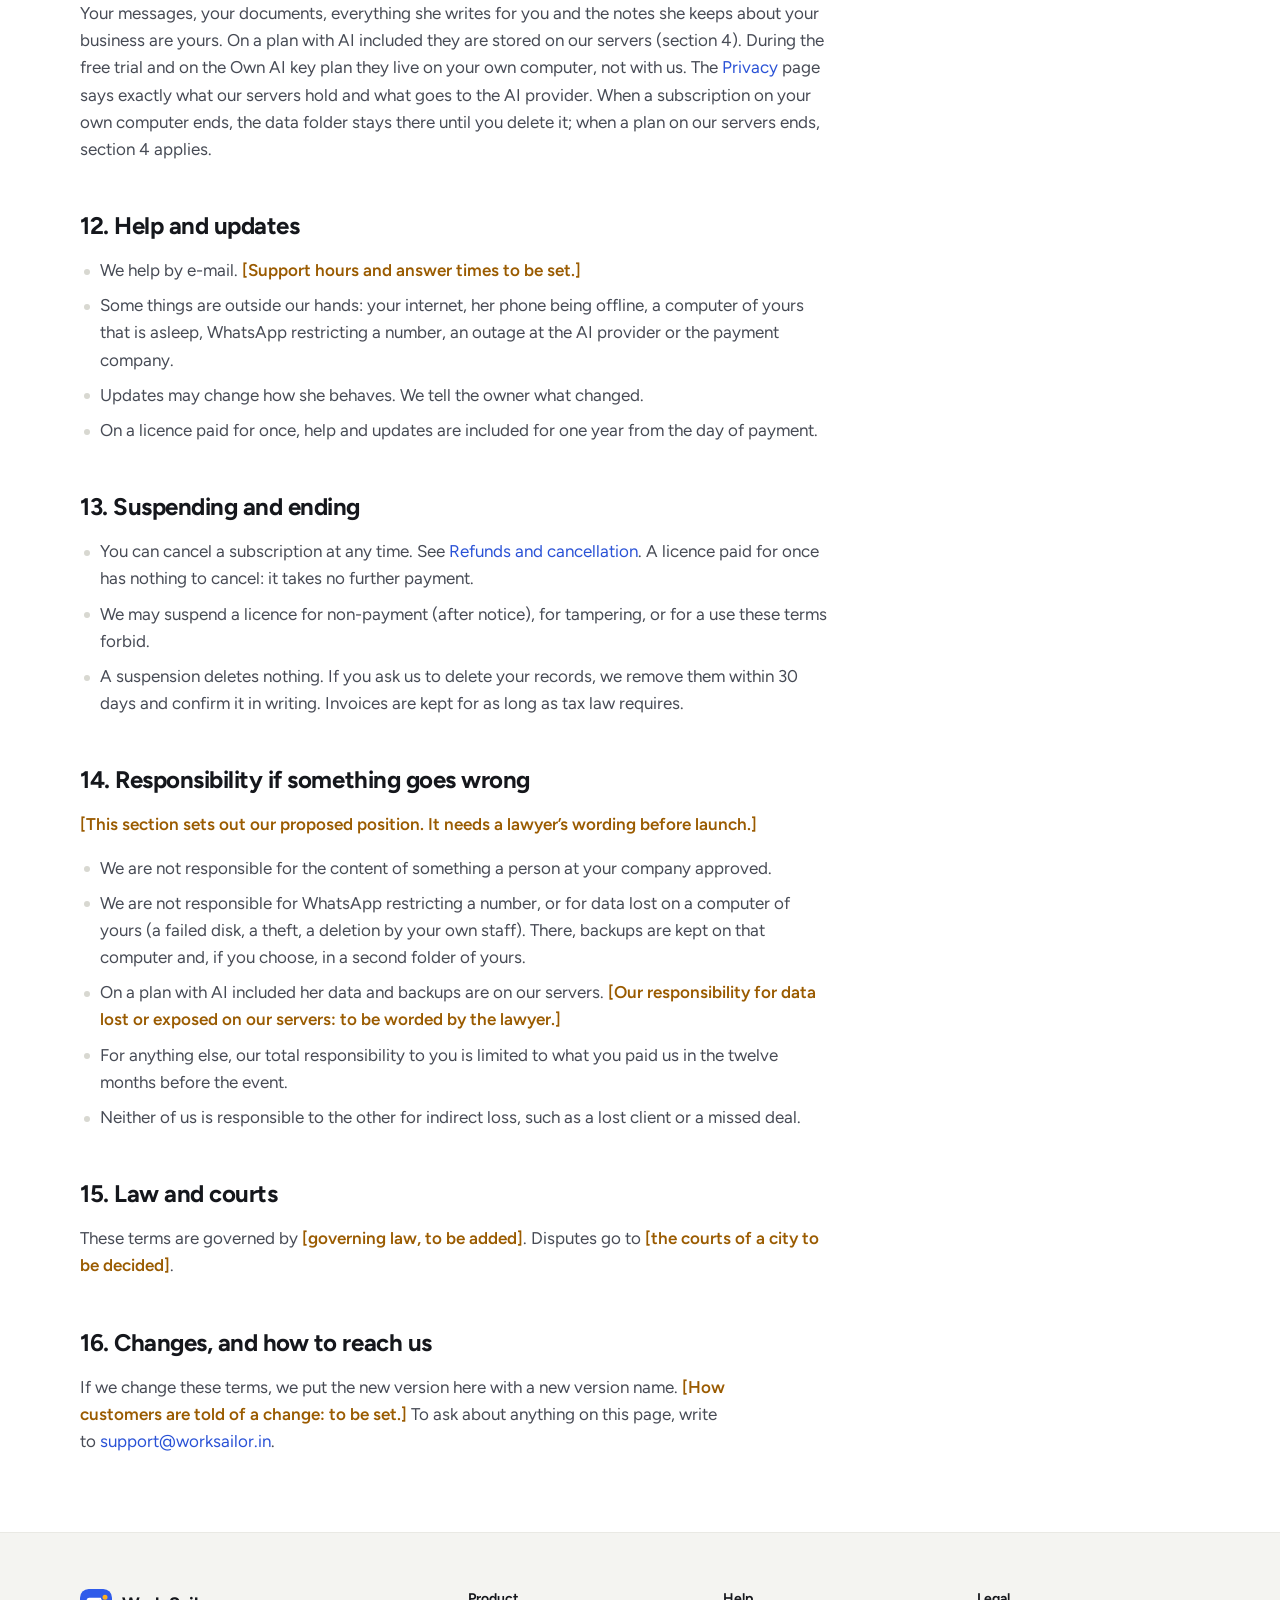
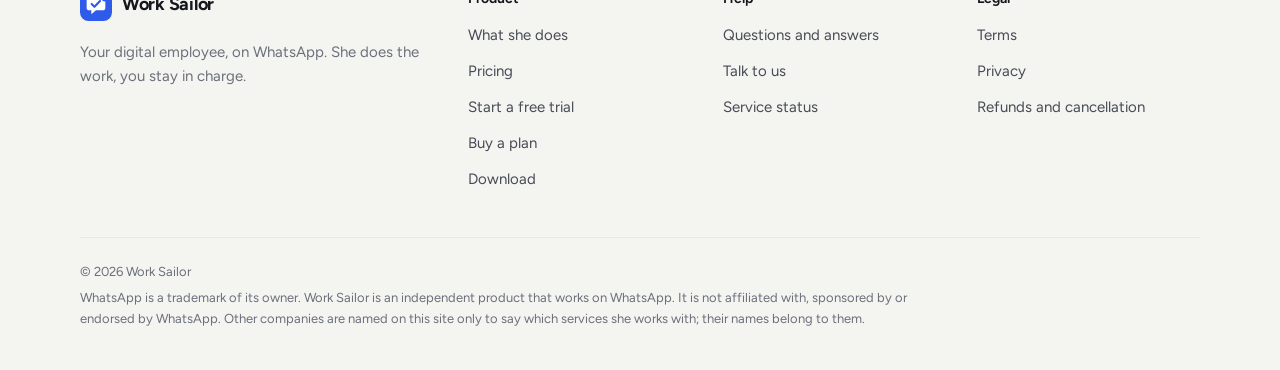
<file: terms.html>
<!doctype html>
<html lang="en" data-page="terms"
  data-title="Terms · {name}"
  data-desc="The terms for using {name}, in plain words: your licence, her WhatsApp number, the free trial, payment, what stays yours and what stays ours.">
<head>
<!--head-->
<meta charset="utf-8">
<meta name="viewport" content="width=device-width, initial-scale=1">
<meta name="color-scheme" content="light dark">
<title>Terms · Work Sailor</title>
<meta name="description" content="The terms for using Work Sailor, in plain words: your licence, her WhatsApp number, the free trial, payment, what stays yours and what stays ours.">
<link rel="canonical" href="https://worksailor.in/terms.html">
<meta property="og:type" content="website">
<meta property="og:site_name" content="Work Sailor">
<meta property="og:title" content="Terms · Work Sailor">
<meta property="og:description" content="The terms for using Work Sailor, in plain words: your licence, her WhatsApp number, the free trial, payment, what stays yours and what stays ours.">
<meta property="og:url" content="https://worksailor.in/terms.html">
<meta property="og:image" content="https://worksailor.in/img/og.png">
<meta property="og:image:width" content="1200">
<meta property="og:image:height" content="630">
<meta name="twitter:card" content="summary_large_image">
<meta name="theme-color" content="#ffffff" media="(prefers-color-scheme: light)">
<meta name="theme-color" content="#16181d" media="(prefers-color-scheme: dark)">
<link rel="icon" href="img/mark.svg" type="image/svg+xml">
<link rel="alternate icon" href="img/favicon-64.png" type="image/png" sizes="64x64">
<link rel="apple-touch-icon" href="img/apple-touch-icon.png">
<link rel="stylesheet" href="css/site.css">
<script src="js/site-data.js" defer></script>
<script src="js/site.js" defer></script>
<!--/head-->
</head>
<body>
<!--header-->
<a class="skip" href="#main">Skip to the page</a>
<header class="site-header">
  <div class="wrap bar">
    <a class="lockup" href="index.html"><img src="img/mark.svg" width="32" height="32" alt=""><span data-s="name">Work Sailor</span></a>
    <nav class="nav" aria-label="Main">
      <a data-nav href="features.html">What she does</a>
      <a data-nav href="pricing.html">Pricing</a>
      <a data-nav href="download.html">Download</a>
      <a data-nav href="help.html">Help</a>
    </nav>
    <a class="btn tint compact bar-cta" href="trial.html">Start free trial</a>
    <details class="menu">
      <summary aria-label="Menu">
        <svg class="i-open" viewBox="0 0 24 24" fill="none" stroke="currentColor" stroke-width="1.7" stroke-linecap="round" aria-hidden="true"><path d="M4 7h16M4 12h16M4 17h16"/></svg>
        <svg class="i-close" viewBox="0 0 24 24" fill="none" stroke="currentColor" stroke-width="1.7" stroke-linecap="round" aria-hidden="true"><path d="M6 6l12 12M18 6L6 18"/></svg>
      </summary>
      <nav class="menu-panel" aria-label="Menu">
        <a data-nav href="features.html">What she does</a>
        <a data-nav href="pricing.html">Pricing</a>
        <a data-nav href="download.html">Download</a>
        <a data-nav href="help.html">Help</a>
        <a class="btn brand wide" href="trial.html"><span data-s="trial_cta">Start your 14-day free trial</span></a>
      </nav>
    </details>
  </div>
</header>
<!--/header-->

<main id="main">
  <section class="page-hero">
    <div class="wrap">
      <p class="eyebrow">Legal</p>
      <h1 class="page-title">Terms</h1>
      <nav class="toc" aria-label="Legal pages" style="margin-top:24px">
        <a data-nav href="terms.html" aria-current="page">Terms</a>
        <a data-nav href="privacy.html">Privacy</a>
        <a data-nav href="refunds.html">Refunds and cancellation</a>
      </nav>
    </div>
  </section>

  <section class="section tight" style="padding-top:0">
    <div class="wrap">
      <div class="notice warn draft" role="note">
        <svg viewBox="0 0 24 24" fill="none" stroke="currentColor" stroke-width="1.7" stroke-linecap="round" stroke-linejoin="round" aria-hidden="true"><path d="M12 4l9 15.500H3L12 4z"/><path d="M12 10v4.500M12 17.200v.100"/></svg>
        <div><b>Draft: to be reviewed by a lawyer before launch.</b>These terms are written in plain words to match what the product really does. They are not final, and parts of them will change after legal review.</div>
      </div>

      <div class="prose">
        <p class="meta">Version: <span data-s="terms_version">draft-1</span></p>

        <h2 id="who">1. Who we are, and what this is</h2>
        <p><span data-s="name">Work Sailor</span> is provided by <span data-s="company.legal_name" data-empty="[the company’s legal name, to be added]" class="fill">[the company’s legal name, to be added]</span>, <span data-s="company.address" data-empty="[registered address, to be added]" class="fill">[registered address, to be added]</span> (“we”, “us”). You are the company that uses it (“you”); the person who signs up and runs it for your company is the owner.</p>
        <p>These terms cover the app, whether we run it for you or you install it, the licence service that lets it run, and this website. By starting a free trial or buying a plan you agree to them, together with the <a href="privacy.html">Privacy</a> page and the <a href="refunds.html">Refunds and cancellation</a> page.</p>

        <h2 id="product">2. The product, in short</h2>
        <p>On a plan with AI included we run the program for you on our servers (section 4). During the free trial and on the Own AI key plan you install it on one computer of yours. Either way you link it to a WhatsApp number of yours by scanning a code. The program is a digital employee: she reads and answers messages on that number from your team, in direct messages and in the groups you choose, and gives strangers a short polite reply. She reads the documents, pictures, voice notes and links your team sends her, keeps notes about your business, writes documents, runs the routines you define, and does tasks on websites in a browser of her own.</p>
        <p>Anything that reaches someone outside your team, any message to a group, and anything involving money waits for a named person at your company to approve it.</p>

        <h2 id="licence">3. Your licence</h2>
        <ul>
          <li><b>One licence, one machine.</b> On a computer of yours, a licence key works on one computer at a time. To move, release it on the old machine and enter it on the new one, or ask us.</li>
          <li><b>A right to use, not ownership.</b> While your trial or your subscription runs<span data-if="once_price">, or for as long as a licence paid for once stays valid</span>, you may use the app for your own company’s work. The software, its design, its name and its marks stay ours.</li>
          <li><b>No copying or tampering.</b> You may not copy the app, take it apart, change its files, or try to run one licence on more than one machine.</li>
          <li><b>Automatic suspension.</b> If the app’s files are changed, if its data folder is copied to another machine, or if a licence is used from a second machine, the licence is suspended automatically and she stops. A suspension deletes nothing. If it was a false alarm, we switch the licence back on.</li>
          <li><b>The licence check.</b> The app checks its licence with our server every 15 minutes. Without a connection it keeps working for 24 hours on its last check, and then pauses until it can reach the server again.</li>
        </ul>

        <h2 id="managed">4. Plans with AI included: she runs on our servers</h2>
        <p class="fill">[Proposed wording for the plans we run on our servers, to be confirmed by a lawyer.]</p>
        <ul>
          <li><b>What it is.</b> On every plan with AI included we run the app for you on servers we rent, instead of on a computer of yours. We set her up with you, keep her updated and keep her backups. Your team opens her dashboard in a browser, at an address we give you. The first sign-in needs a one-time link we e-mail you.</li>
          <li><b>What stays the same.</b> Everything in these terms applies, except where this section says otherwise. You still give her a WhatsApp number of her own (section 5), and what a person at your company approves is still that person’s decision.</li>
          <li><b>The machine is ours.</b> You do not install the app, hold a licence key or move her to another machine. Section 3’s rules on keys and machines are ours to keep.</li>
          <li><b>Your data is on our servers.</b> Her messages, documents, notes and backups are stored on our servers. They are still yours. The <a href="privacy.html">Privacy</a> page says who can see them.</li>
          <li><b>Support sign-in.</b> Our support staff may sign in to your dashboard to help you, with a one-time link, for at most an hour each time. Every such sign-in is recorded in your activity with the person’s name. The owner can switch this off; we then help only by e-mail.</li>
          <li><b>A limit.</b> A website’s “I am not a robot” check cannot be handed to a person on our servers, so she cannot finish a task on a site that insists on one.</li>
          <li><b>The free trial, and moving from it.</b> The free trial runs on a computer of yours (section 6). When you buy a plan with AI included we move her to our servers; until then she keeps working on your computer, and once she has moved, the copy there stops. These plans are paid monthly or yearly, not once.</li>
          <li><b>When she is not available.</b> <span class="fill">[What we promise about her being available, planned maintenance, and what happens when our servers are down: to be set.]</span></li>
          <li><b>When the plan ends.</b> <span class="fill">[How long her data stays on our servers, how you get a copy, and when it is deleted: to be set.]</span></li>
        </ul>

        <h2 id="number">5. Her WhatsApp number</h2>
        <ul>
          <li><b>A number of her own is a condition of the licence.</b> You must use a number obtained for this purpose. You must not link your main business number or anyone’s personal number.</li>
          <li><b>WhatsApp may restrict the number.</b> <span data-s="name">Work Sailor</span> is an independent product. It links to WhatsApp as a linked device and is not an official WhatsApp product. WhatsApp can restrict or ban a number that a program uses. This is outside our control. It is not a defect of the product, and it is not a reason for a refund of a period already used.</li>
          <li><b>What we do if it happens.</b> We help you link a new number. Your data is untouched: it is where she runs (on our servers, or on your own computer) and is not tied to the number.</li>
          <li><b>Your side of WhatsApp’s terms is yours.</b> You are responsible for how your number is used under WhatsApp’s own terms. We do not act for you towards WhatsApp.</li>
        </ul>

        <h2 id="trial">6. The free trial</h2>
        <p>A trial is the full product for <span data-s="trial_days">14</span> days. There is no payment first. The trial always runs on a computer of yours. When the trial is over she pauses until you buy a plan. Nothing is deleted when she pauses: your data stays on that computer. If you then buy a plan with AI included, we move her to our servers (section 4).</p>

        <h2 id="payment">7. Plans, payment and GST</h2>
        <ul>
          <li>Plans are paid monthly or yearly, in Indian rupees. The current plans and prices are on the <a href="pricing.html">Pricing</a> page. Prices are shown before GST; GST is added where it applies, and you see the full amount before you pay.</li>
          <li>Payments are handled by <span data-s="payments.provider">Razorpay</span>, by <span data-s="payments.methods">UPI or card</span>. Each month or year is paid from a payment link we e-mail you before it is due; nothing is taken automatically, and she pauses if a period is not paid.</li>
          <li data-if="once_price"><b>A licence paid for once.</b> The <span data-s="once_plan">Own AI key</span> plan can also be bought with a single payment; its price is on the <a href="pricing.html">Pricing</a> page. That licence does not expire and does not renew, and no further payment is taken for it. Help and updates are included for one year from the day of payment. After that year she keeps working; help and updates after that year are not part of the purchase. The licence can still be suspended for the reasons in section 13, like any other. <span class="fill">[Proposed wording for the one-time licence, to be confirmed by a lawyer. Whether help and updates can be bought for a further year, and at what price, to be set.]</span></li>
          <li>If we change a price, we tell you before your next period starts. The period you have already paid for does not change. <span class="fill">[Notice period to be set.]</span></li>
          <li>If a payment fails, we tell you and give you time to put it right before the licence is suspended. <span class="fill">[Number of days to be set.]</span></li>
        </ul>

        <h2 id="allowance">8. Her AI, and the monthly allowance</h2>
        <ul>
          <li><b>Plans with AI included.</b> Her AI is part of the plan, with a monthly allowance. The figures shown for each plan (about so many replies, about so many website tasks) are fair-use estimates, not hard counts of messages. When a month’s allowance is used up she says so and pauses her AI work until the next month, unless you add a top-up or move up a plan.</li>
          <li><b>The Own AI key plan.</b> You connect your own account with the AI provider (Anthropic). The provider bills you directly for what she uses, under its own terms. We do not see that bill and we set no monthly limit.</li>
          <li>The AI model is made by another company. It can be wrong. That is why she says where an answer came from, and why a person approves what leaves the team.</li>
        </ul>

        <h2 id="yours">9. What you are responsible for</h2>
        <ul>
          <li><b>What you approve.</b> She prepares; a named person at your company approves. Read what she says she will do before you reply yes. What a person approved is that person’s decision.</li>
          <li><b>Who is in your team list,</b> who may approve, and who may see finance answers.</li>
          <li><b>Telling people.</b> Tell your team, and the groups she is in, that a digital employee reads those chats. If your own privacy notice needs to mention her, that is yours to add.</li>
          <li><b>Her phone, and her computer if she runs on yours.</b> Her phone is yours to keep charged and online at least every few days, or WhatsApp unlinks her. On a computer of yours (the free trial and the Own AI key plan) she works only while it is on and awake. On a plan with AI included the computer she runs on is ours.</li>
          <li><b>The documents and logins you give her.</b> Give her only what you have the right to use.</li>
        </ul>

        <h2 id="use">10. What she must not be used for</h2>
        <ul>
          <li>Bulk messaging, or spam of any kind</li>
          <li>Messaging people who have not written to your company and are not in your team or your groups</li>
          <li>Anything unlawful</li>
          <li>Handling children’s personal data</li>
        </ul>
        <p>Breaking these rules is a reason for us to suspend the licence.</p>

        <h2 id="data">11. Your data stays yours</h2>
        <p>Your messages, your documents, everything she writes for you and the notes she keeps about your business are yours. On a plan with AI included they are stored on our servers (section 4). During the free trial and on the Own AI key plan they live on your own computer, not with us. The <a href="privacy.html">Privacy</a> page says exactly what our servers hold and what goes to the AI provider. When a subscription on your own computer ends, the data folder stays there until you delete it; when a plan on our servers ends, section 4 applies.</p>

        <h2 id="support">12. Help and updates</h2>
        <ul>
          <li>We help by e-mail. <span class="fill">[Support hours and answer times to be set.]</span></li>
          <li>Some things are outside our hands: your internet, her phone being offline, a computer of yours that is asleep, WhatsApp restricting a number, an outage at the AI provider or the payment company.</li>
          <li>Updates may change how she behaves. We tell the owner what changed.</li>
          <li data-if="once_price">On a licence paid for once, help and updates are included for one year from the day of payment.</li>
        </ul>

        <h2 id="ending">13. Suspending and ending</h2>
        <ul>
          <li>You can cancel a subscription at any time. See <a href="refunds.html">Refunds and cancellation</a>.<span data-if="once_price"> A licence paid for once has nothing to cancel: it takes no further payment.</span></li>
          <li>We may suspend a licence for non-payment (after notice), for tampering, or for a use these terms forbid.</li>
          <li>A suspension deletes nothing. If you ask us to delete your records, we remove them within 30 days and confirm it in writing. Invoices are kept for as long as tax law requires.</li>
        </ul>

        <h2 id="liability">14. Responsibility if something goes wrong</h2>
        <p class="fill">[This section sets out our proposed position. It needs a lawyer’s wording before launch.]</p>
        <ul>
          <li>We are not responsible for the content of something a person at your company approved.</li>
          <li>We are not responsible for WhatsApp restricting a number, or for data lost on a computer of yours (a failed disk, a theft, a deletion by your own staff). There, backups are kept on that computer and, if you choose, in a second folder of yours.</li>
          <li>On a plan with AI included her data and backups are on our servers. <span class="fill">[Our responsibility for data lost or exposed on our servers: to be worded by the lawyer.]</span></li>
          <li>For anything else, our total responsibility to you is limited to what you paid us in the twelve months before the event.</li>
          <li>Neither of us is responsible to the other for indirect loss, such as a lost client or a missed deal.</li>
        </ul>

        <h2 id="law">15. Law and courts</h2>
        <p>These terms are governed by <span data-s="company.governing_law" data-empty="[governing law, to be added]" class="fill">[governing law, to be added]</span>. Disputes go to <span data-s="company.courts" data-empty="[the courts of a city to be decided]" class="fill">[the courts of a city to be decided]</span>.</p>

        <h2 id="changes">16. Changes, and how to reach us</h2>
        <p>If we change these terms, we put the new version here with a new version name. <span class="fill">[How customers are told of a change: to be set.]</span> To ask about anything on this page, write to <a data-if="company.email" data-s="company.email" data-tpl-href="mailto:{company.email}" href="mailto:support@worksailor.in">support@worksailor.in</a><span class="fill" data-unless="company.email" hidden>[e-mail address, to be added]</span>.</p>
      </div>
    </div>
  </section>
</main>

<!--footer-->
<footer class="site-footer">
  <div class="wrap">
    <div class="foot-grid">
      <div class="foot-brand">
        <a class="lockup" href="index.html"><img src="img/mark.svg" width="32" height="32" alt="" loading="lazy"><span data-s="name">Work Sailor</span></a>
        <p><span data-s="tagline">Your digital employee, on WhatsApp.</span> <span data-s="promise">She does the work, you stay in charge.</span></p>
        <p class="social" data-if="has_social" hidden>
          <a data-if="social.linkedin" data-tpl-href="{social.linkedin}" rel="noopener" href="" hidden>LinkedIn</a>
          <a data-if="social.x" data-tpl-href="{social.x}" rel="noopener" href="" hidden>X</a>
          <a data-if="social.instagram" data-tpl-href="{social.instagram}" rel="noopener" href="" hidden>Instagram</a>
          <a data-if="social.youtube" data-tpl-href="{social.youtube}" rel="noopener" href="" hidden>YouTube</a>
        </p>
      </div>
      <nav class="foot-col" aria-label="Product">
        <h2>Product</h2>
        <a data-nav href="features.html">What she does</a>
        <a data-nav href="pricing.html">Pricing</a>
        <a data-nav href="trial.html">Start a free trial</a>
        <a data-nav href="buy.html">Buy a plan</a>
        <a data-nav href="download.html">Download</a>
      </nav>
      <nav class="foot-col" aria-label="Help">
        <h2>Help</h2>
        <a data-nav href="help.html">Questions and answers</a>
        <a href="mailto:support@worksailor.in" data-talk="">Talk to us</a>
        <a data-if="wa_link" data-tpl-href="{wa_link}" rel="noopener" href="" hidden>Message us on WhatsApp</a>
        <a data-if="status_url" data-tpl-href="{status_url}" rel="noopener" href="https://licence.worksailor.in/status">Service status</a>
      </nav>
      <nav class="foot-col" aria-label="Legal">
        <h2>Legal</h2>
        <a data-nav href="terms.html" aria-current="page">Terms</a>
        <a data-nav href="privacy.html">Privacy</a>
        <a data-nav href="refunds.html">Refunds and cancellation</a>
      </nav>
    </div>
    <div class="foot-small">
      <p>&copy; <span data-s="year">2026</span> <span data-s="owner">Work Sailor</span></p>
      <p>WhatsApp is a trademark of its owner. <span data-s="name">Work Sailor</span> is an independent product that works on WhatsApp. It is not affiliated with, sponsored by or endorsed by WhatsApp. Other companies are named on this site only to say which services she works with; their names belong to them.</p>
    </div>
  </div>
</footer>
<!--/footer-->
</body>
</html>
</file>
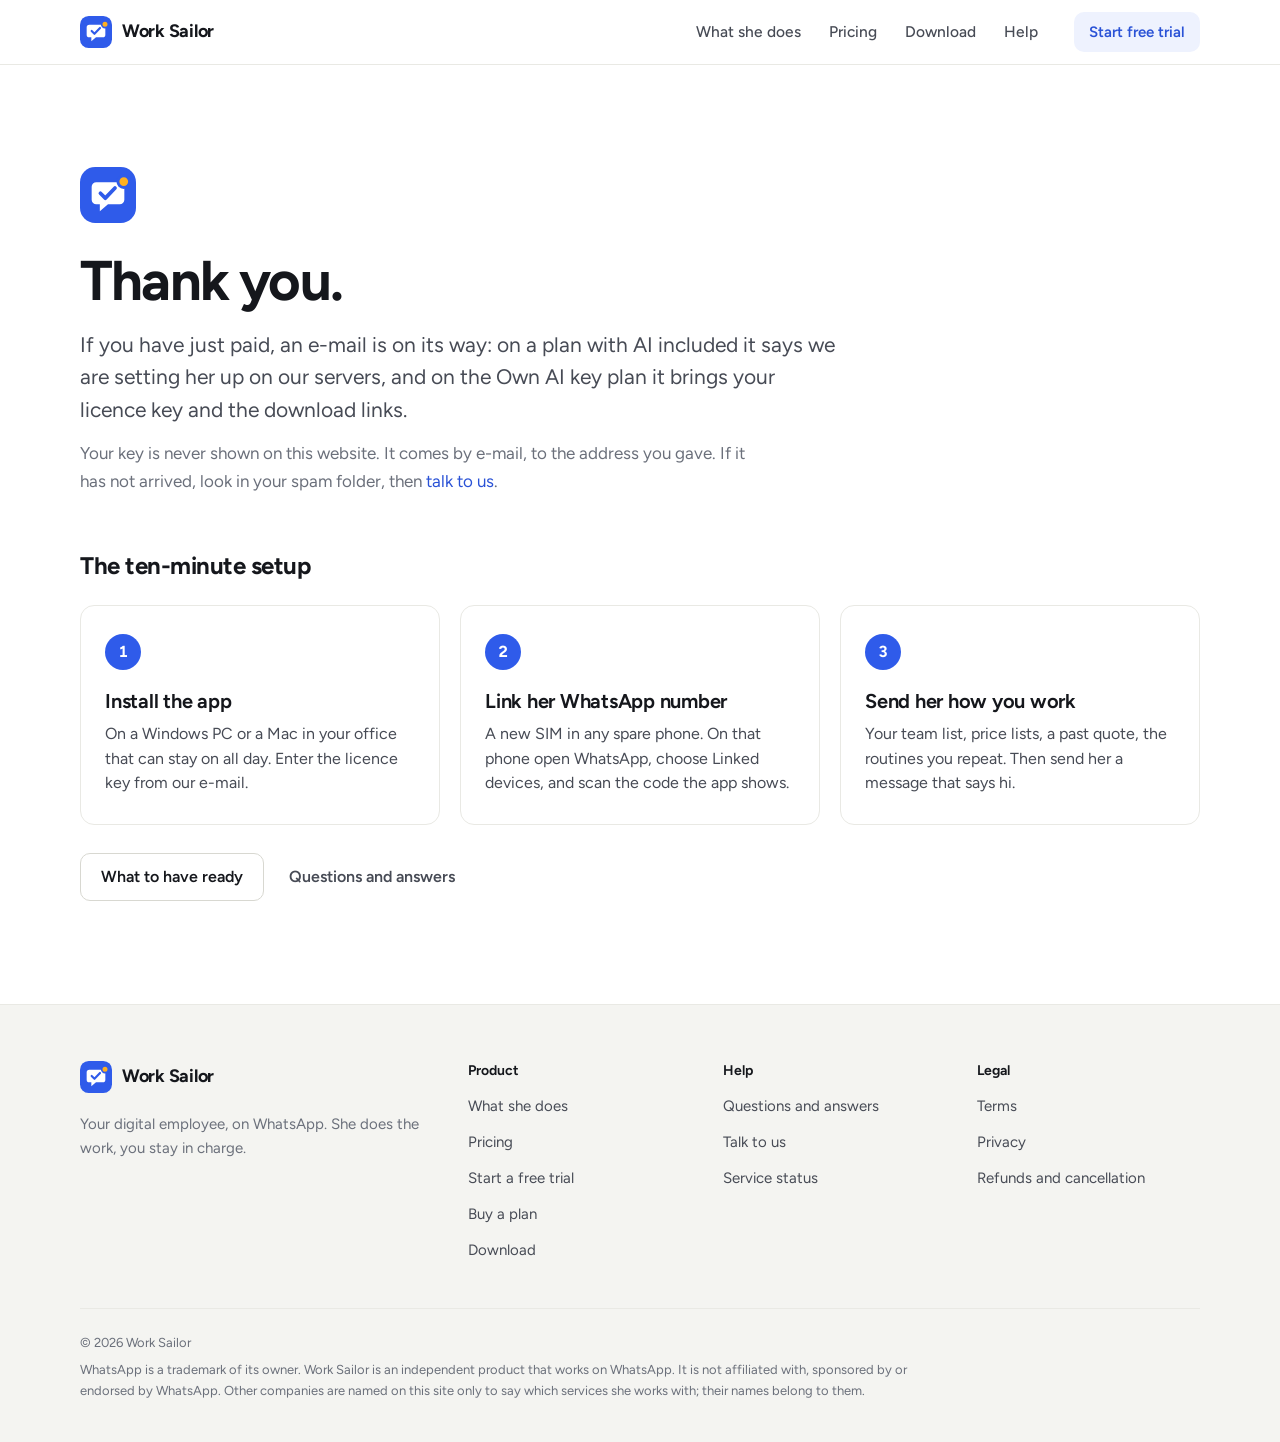
<file: thanks.html>
<!doctype html>
<html lang="en" data-page="thanks" data-robots="noindex"
  data-title="Thank you · {name}"
  data-desc="On a plan with AI included we e-mail you her address; on the Own AI key plan, your licence key and the download links. What happens next, in three steps.">
<head>
<!--head-->
<meta charset="utf-8">
<meta name="viewport" content="width=device-width, initial-scale=1">
<meta name="color-scheme" content="light dark">
<title>Thank you · Work Sailor</title>
<meta name="description" content="On a plan with AI included we e-mail you her address; on the Own AI key plan, your licence key and the download links. What happens next, in three steps.">
<meta name="robots" content="noindex">
<meta property="og:type" content="website">
<meta property="og:site_name" content="Work Sailor">
<meta property="og:title" content="Thank you · Work Sailor">
<meta property="og:description" content="On a plan with AI included we e-mail you her address; on the Own AI key plan, your licence key and the download links. What happens next, in three steps.">
<meta property="og:url" content="https://worksailor.in/thanks.html">
<meta property="og:image" content="https://worksailor.in/img/og.png">
<meta property="og:image:width" content="1200">
<meta property="og:image:height" content="630">
<meta name="twitter:card" content="summary_large_image">
<meta name="theme-color" content="#ffffff" media="(prefers-color-scheme: light)">
<meta name="theme-color" content="#16181d" media="(prefers-color-scheme: dark)">
<link rel="icon" href="img/mark.svg" type="image/svg+xml">
<link rel="alternate icon" href="img/favicon-64.png" type="image/png" sizes="64x64">
<link rel="apple-touch-icon" href="img/apple-touch-icon.png">
<link rel="stylesheet" href="css/site.css">
<script src="js/site-data.js" defer></script>
<script src="js/site.js" defer></script>
<!--/head-->
</head>
<body>
<!--header-->
<a class="skip" href="#main">Skip to the page</a>
<header class="site-header">
  <div class="wrap bar">
    <a class="lockup" href="index.html"><img src="img/mark.svg" width="32" height="32" alt=""><span data-s="name">Work Sailor</span></a>
    <nav class="nav" aria-label="Main">
      <a data-nav href="features.html">What she does</a>
      <a data-nav href="pricing.html">Pricing</a>
      <a data-nav href="download.html">Download</a>
      <a data-nav href="help.html">Help</a>
    </nav>
    <a class="btn tint compact bar-cta" href="trial.html">Start free trial</a>
    <details class="menu">
      <summary aria-label="Menu">
        <svg class="i-open" viewBox="0 0 24 24" fill="none" stroke="currentColor" stroke-width="1.7" stroke-linecap="round" aria-hidden="true"><path d="M4 7h16M4 12h16M4 17h16"/></svg>
        <svg class="i-close" viewBox="0 0 24 24" fill="none" stroke="currentColor" stroke-width="1.7" stroke-linecap="round" aria-hidden="true"><path d="M6 6l12 12M18 6L6 18"/></svg>
      </summary>
      <nav class="menu-panel" aria-label="Menu">
        <a data-nav href="features.html">What she does</a>
        <a data-nav href="pricing.html">Pricing</a>
        <a data-nav href="download.html">Download</a>
        <a data-nav href="help.html">Help</a>
        <a class="btn brand wide" href="trial.html"><span data-s="trial_cta">Start your 14-day free trial</span></a>
      </nav>
    </details>
  </div>
</header>
<!--/header-->

<main id="main">
  <section class="message-page">
    <div class="wrap">
      <img class="mark" src="img/mark.svg" width="56" height="56" alt="">
      <h1 class="page-title">Thank you.</h1>
      <!-- site.js asks the server how the payment of this tab went and puts its answer here. Without an answer, these words stay. -->
      <p class="lead" data-payment-status aria-live="polite">If you have just paid, an e-mail is on its way: on a plan with AI included it says we are setting her up on our servers, and on the Own AI key plan it brings your licence key and the download links.</p>
      <p style="margin-top:14px"><button class="btn compact" type="button" data-check-again hidden>Check again</button></p>
      <p class="muted" style="margin-top:14px;max-width:40em" data-thanks-own>Your key is never shown on this website. It comes by e-mail, to the address you gave. If it has not arrived, look in your spam folder, then <a href="mailto:support@worksailor.in?subject=Work%20Sailor%3A%20My%20licence%20e-mail%20has%20not%20arrived" data-talk="My licence e-mail has not arrived">talk to us</a>.</p>

      <!-- Shown instead of the setup below when this tab bought a plan we run on our servers (site.js decides). -->
      <div data-thanks-hosted hidden>
        <h2>What happens now</h2>
        <ol class="steps">
          <li>
            <h3>We set her up</h3>
            <p>On our servers. There is nothing to download and nothing to install. If you tried her on your own computer, we write to you to move her, and what she learnt can come with her.</p>
          </li>
          <li>
            <h3>You get her address</h3>
            <p>By e-mail, usually within one working day, with a link for the first sign-in. The link works once.</p>
          </li>
          <li>
            <h3>Link her WhatsApp number</h3>
            <p>The number from your trial, or a new SIM in any spare phone. If you used it for the trial, close the app on your computer first: two copies of her on one number answer twice. Open her dashboard in a browser, then scan the code it shows from that phone’s WhatsApp, under Linked devices. Keep the phone charged and online.</p>
          </li>
        </ol>
        <div class="actions">
          <a class="btn" href="pricing.html#managed">How plans on our servers work</a>
          <a class="btn quiet" href="mailto:support@worksailor.in?subject=Work%20Sailor%3A%20Setting%20her%20up%20on%20your%20servers" data-talk="Setting her up on your servers">Talk to us</a>
        </div>
      </div>

      <div data-thanks-own>
      <h2>The ten-minute setup</h2>
      <ol class="steps">
        <li>
          <h3>Install the app</h3>
          <p>On a Windows PC or a Mac in your office that can stay on all day. Enter the licence key from our e-mail.</p>
        </li>
        <li>
          <h3>Link her WhatsApp number</h3>
          <p>A new SIM in any spare phone. On that phone open WhatsApp, choose Linked devices, and scan the code the app shows.</p>
        </li>
        <li>
          <h3>Send her how you work</h3>
          <p>Your team list, price lists, a past quote, the routines you repeat. Then send her a message that says hi.</p>
        </li>
      </ol>
      <div class="actions">
        <a class="btn" href="download.html">What to have ready</a>
        <a class="btn quiet" href="help.html">Questions and answers</a>
      </div>
      </div>
    </div>
  </section>
</main>

<!--footer-->
<footer class="site-footer">
  <div class="wrap">
    <div class="foot-grid">
      <div class="foot-brand">
        <a class="lockup" href="index.html"><img src="img/mark.svg" width="32" height="32" alt="" loading="lazy"><span data-s="name">Work Sailor</span></a>
        <p><span data-s="tagline">Your digital employee, on WhatsApp.</span> <span data-s="promise">She does the work, you stay in charge.</span></p>
        <p class="social" data-if="has_social" hidden>
          <a data-if="social.linkedin" data-tpl-href="{social.linkedin}" rel="noopener" href="" hidden>LinkedIn</a>
          <a data-if="social.x" data-tpl-href="{social.x}" rel="noopener" href="" hidden>X</a>
          <a data-if="social.instagram" data-tpl-href="{social.instagram}" rel="noopener" href="" hidden>Instagram</a>
          <a data-if="social.youtube" data-tpl-href="{social.youtube}" rel="noopener" href="" hidden>YouTube</a>
        </p>
      </div>
      <nav class="foot-col" aria-label="Product">
        <h2>Product</h2>
        <a data-nav href="features.html">What she does</a>
        <a data-nav href="pricing.html">Pricing</a>
        <a data-nav href="trial.html">Start a free trial</a>
        <a data-nav href="buy.html">Buy a plan</a>
        <a data-nav href="download.html">Download</a>
      </nav>
      <nav class="foot-col" aria-label="Help">
        <h2>Help</h2>
        <a data-nav href="help.html">Questions and answers</a>
        <a href="mailto:support@worksailor.in" data-talk="">Talk to us</a>
        <a data-if="wa_link" data-tpl-href="{wa_link}" rel="noopener" href="" hidden>Message us on WhatsApp</a>
        <a data-if="status_url" data-tpl-href="{status_url}" rel="noopener" href="https://licence.worksailor.in/status">Service status</a>
      </nav>
      <nav class="foot-col" aria-label="Legal">
        <h2>Legal</h2>
        <a data-nav href="terms.html">Terms</a>
        <a data-nav href="privacy.html">Privacy</a>
        <a data-nav href="refunds.html">Refunds and cancellation</a>
      </nav>
    </div>
    <div class="foot-small">
      <p>&copy; <span data-s="year">2026</span> <span data-s="owner">Work Sailor</span></p>
      <p>WhatsApp is a trademark of its owner. <span data-s="name">Work Sailor</span> is an independent product that works on WhatsApp. It is not affiliated with, sponsored by or endorsed by WhatsApp. Other companies are named on this site only to say which services she works with; their names belong to them.</p>
    </div>
  </div>
</footer>
<!--/footer-->
</body>
</html>
</file>
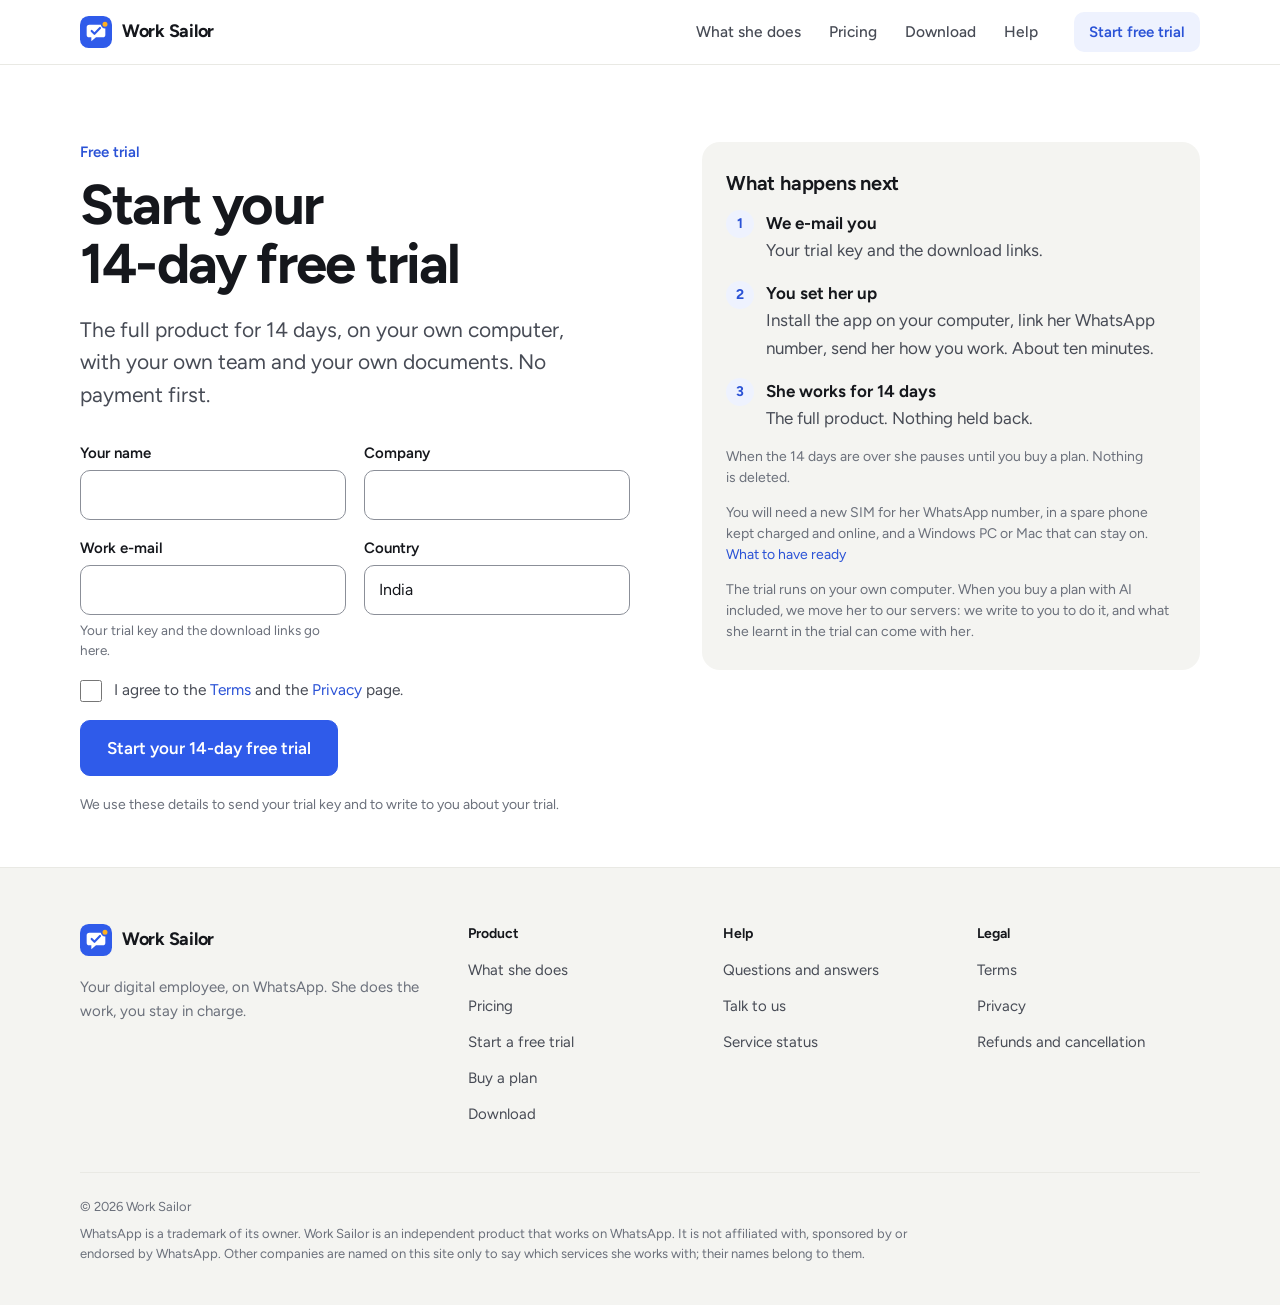
<file: trial.html>
<!doctype html>
<html lang="en" data-page="trial"
  data-title="Start your {trial_days}-day free trial · {name}"
  data-desc="Try {name}, your digital employee on WhatsApp, free for {trial_days} days on your own computer. The full product, no payment first.">
<head>
<!--head-->
<meta charset="utf-8">
<meta name="viewport" content="width=device-width, initial-scale=1">
<meta name="color-scheme" content="light dark">
<title>Start your 14-day free trial · Work Sailor</title>
<meta name="description" content="Try Work Sailor, your digital employee on WhatsApp, free for 14 days on your own computer. The full product, no payment first.">
<link rel="canonical" href="https://worksailor.in/trial.html">
<meta property="og:type" content="website">
<meta property="og:site_name" content="Work Sailor">
<meta property="og:title" content="Start your 14-day free trial · Work Sailor">
<meta property="og:description" content="Try Work Sailor, your digital employee on WhatsApp, free for 14 days on your own computer. The full product, no payment first.">
<meta property="og:url" content="https://worksailor.in/trial.html">
<meta property="og:image" content="https://worksailor.in/img/og.png">
<meta property="og:image:width" content="1200">
<meta property="og:image:height" content="630">
<meta name="twitter:card" content="summary_large_image">
<meta name="theme-color" content="#ffffff" media="(prefers-color-scheme: light)">
<meta name="theme-color" content="#16181d" media="(prefers-color-scheme: dark)">
<link rel="icon" href="img/mark.svg" type="image/svg+xml">
<link rel="alternate icon" href="img/favicon-64.png" type="image/png" sizes="64x64">
<link rel="apple-touch-icon" href="img/apple-touch-icon.png">
<link rel="stylesheet" href="css/site.css">
<script src="js/site-data.js" defer></script>
<script src="js/site.js" defer></script>
<!--/head-->
</head>
<body>
<!--header-->
<a class="skip" href="#main">Skip to the page</a>
<header class="site-header">
  <div class="wrap bar">
    <a class="lockup" href="index.html"><img src="img/mark.svg" width="32" height="32" alt=""><span data-s="name">Work Sailor</span></a>
    <nav class="nav" aria-label="Main">
      <a data-nav href="features.html">What she does</a>
      <a data-nav href="pricing.html">Pricing</a>
      <a data-nav href="download.html">Download</a>
      <a data-nav href="help.html">Help</a>
    </nav>
    <a class="btn tint compact bar-cta" href="trial.html">Start free trial</a>
    <details class="menu">
      <summary aria-label="Menu">
        <svg class="i-open" viewBox="0 0 24 24" fill="none" stroke="currentColor" stroke-width="1.7" stroke-linecap="round" aria-hidden="true"><path d="M4 7h16M4 12h16M4 17h16"/></svg>
        <svg class="i-close" viewBox="0 0 24 24" fill="none" stroke="currentColor" stroke-width="1.7" stroke-linecap="round" aria-hidden="true"><path d="M6 6l12 12M18 6L6 18"/></svg>
      </summary>
      <nav class="menu-panel" aria-label="Menu">
        <a data-nav href="features.html">What she does</a>
        <a data-nav href="pricing.html">Pricing</a>
        <a data-nav href="download.html">Download</a>
        <a data-nav href="help.html">Help</a>
        <a class="btn brand wide" href="trial.html"><span data-s="trial_cta">Start your 14-day free trial</span></a>
      </nav>
    </details>
  </div>
</header>
<!--/header-->

<main id="main">
  <section class="page-hero">
    <div class="wrap">

      <!-- Free trials are not open yet: shown while "api_base" in data/site.json is empty. -->
      <div class="panel" id="trial-soon" data-unless="can_trial" style="max-width:720px" hidden>
        <p class="eyebrow">Free trial</p>
        <h1 class="page-title" style="font-size:clamp(1.9rem,3vw + 1rem,2.75rem)">Free trials open soon.</h1>
        <p class="lead">We are getting the <span data-s="trial_days">14</span>-day free trial ready. It is not open yet, so nothing has been started for you. Talk to us and we will tell you the day it opens.</p>
        <div class="actions">
          <a class="btn brand big" href="mailto:support@worksailor.in?subject=Work%20Sailor%3A%20Tell%20me%20when%20free%20trials%20open" data-talk="Tell me when free trials open">Talk to us</a>
          <a class="btn big" href="pricing.html">See pricing</a>
        </div>
      </div>

      <!-- The trial form: shown once "api_base" is set. -->
      <div id="trial-ask" data-if="can_trial">
        <div class="form-wrap">
          <div>
            <p class="eyebrow">Free trial</p>
            <h1 class="page-title">Start your <span class="nowrap"><span data-s="trial_days">14</span>-day</span> free trial</h1>
            <p class="lead">The full product for <span data-s="trial_days">14</span> days, on your own computer, with your own team and your own documents. No payment first.</p>

            <form class="form" id="trial-form" style="margin-top:32px">
              <div class="form-two">
                <div class="field">
                  <label for="t-name">Your name</label>
                  <input class="input" id="t-name" name="name" type="text" autocomplete="name" required maxlength="120">
                </div>
                <div class="field">
                  <label for="t-company">Company</label>
                  <input class="input" id="t-company" name="company" type="text" autocomplete="organization" required maxlength="160">
                </div>
              </div>
              <div class="form-two">
                <div class="field">
                  <label for="t-email">Work e-mail</label>
                  <input class="input" id="t-email" name="email" type="email" autocomplete="email" inputmode="email" required maxlength="200" aria-describedby="t-email-hint">
                  <span class="hint" id="t-email-hint">Your trial key and the download links go here.</span>
                </div>
                <div class="field">
                  <label for="t-country">Country</label>
                  <input class="input" id="t-country" name="country" type="text" autocomplete="country-name" required maxlength="80" value="India">
                </div>
              </div>
              <div class="check">
                <input id="t-terms" name="accept_terms" type="checkbox" required>
                <label for="t-terms">I agree to the <a href="terms.html">Terms</a> and the <a href="privacy.html">Privacy</a> page.</label>
              </div>
              <p class="form-status" data-form-status role="alert"></p>
              <div><button class="btn brand big" type="submit"><span data-s="trial_cta">Start your 14-day free trial</span></button></div>
              <p class="form-foot">We use these details to send your trial key and to write to you about your trial.</p>
              <noscript><p class="notice warn"><span>This form needs JavaScript. If you would rather not switch it on, <a href="help.html#contact">talk to us</a> and we will start your trial for you.</span></p></noscript>
            </form>
          </div>

          <aside class="aside-card" aria-label="What happens next">
            <h2>What happens next</h2>
            <ol class="numbered">
              <li><b>We e-mail you</b>Your trial key and the download links.</li>
              <li><b>You set her up</b>Install the app on your computer, link her WhatsApp number, send her how you work. About ten minutes.</li>
              <li><b>She works for <span data-s="trial_days">14</span> days</b>The full product. Nothing held back.</li>
            </ol>
            <p class="small muted">When the <span data-s="trial_days">14</span> days are over she pauses until you buy a plan. Nothing is deleted.</p>
            <p class="small muted">You will need a new SIM for her WhatsApp number, in a spare phone kept charged and online, and a Windows PC or Mac that can stay on. <a href="download.html">What to have ready</a></p>
            <p class="small muted">The trial runs on your own computer. When you buy a plan with AI included, we move her to our servers: we write to you to do it, and what she learnt in the trial can come with her.</p>
          </aside>
        </div>
      </div>

      <!-- Shown only after the server has answered the form. -->
      <div class="panel" id="trial-done" hidden style="max-width:720px">
        <img src="img/mark.svg" width="48" height="48" alt="">
        <h2 data-trial-message>Check your inbox. Your trial key and the download links are on their way.</h2>
        <p>We sent them to <b data-trial-email></b>. If nothing has arrived in a few minutes, look in your spam folder, then <a href="mailto:support@worksailor.in?subject=Work%20Sailor%3A%20My%20trial%20e-mail%20has%20not%20arrived" data-talk="My trial e-mail has not arrived">talk to us</a>.</p>
        <h3 style="margin-top:28px">The ten-minute setup</h3>
        <ol class="numbered">
          <li><b>Install the app</b>On a Windows PC or a Mac that can stay on all day while you try her. Enter the trial key.</li>
          <li><b>Link her WhatsApp number</b>A new SIM in any spare phone. Scan the code the app shows.</li>
          <li><b>Send her how you work</b>Your team list, price lists, a past quote, the routines you repeat.</li>
        </ol>
        <div class="actions"><a class="btn" href="download.html">What to have ready</a></div>
      </div>

    </div>
  </section>
</main>

<!--footer-->
<footer class="site-footer">
  <div class="wrap">
    <div class="foot-grid">
      <div class="foot-brand">
        <a class="lockup" href="index.html"><img src="img/mark.svg" width="32" height="32" alt="" loading="lazy"><span data-s="name">Work Sailor</span></a>
        <p><span data-s="tagline">Your digital employee, on WhatsApp.</span> <span data-s="promise">She does the work, you stay in charge.</span></p>
        <p class="social" data-if="has_social" hidden>
          <a data-if="social.linkedin" data-tpl-href="{social.linkedin}" rel="noopener" href="" hidden>LinkedIn</a>
          <a data-if="social.x" data-tpl-href="{social.x}" rel="noopener" href="" hidden>X</a>
          <a data-if="social.instagram" data-tpl-href="{social.instagram}" rel="noopener" href="" hidden>Instagram</a>
          <a data-if="social.youtube" data-tpl-href="{social.youtube}" rel="noopener" href="" hidden>YouTube</a>
        </p>
      </div>
      <nav class="foot-col" aria-label="Product">
        <h2>Product</h2>
        <a data-nav href="features.html">What she does</a>
        <a data-nav href="pricing.html">Pricing</a>
        <a data-nav href="trial.html" aria-current="page">Start a free trial</a>
        <a data-nav href="buy.html">Buy a plan</a>
        <a data-nav href="download.html">Download</a>
      </nav>
      <nav class="foot-col" aria-label="Help">
        <h2>Help</h2>
        <a data-nav href="help.html">Questions and answers</a>
        <a href="mailto:support@worksailor.in" data-talk="">Talk to us</a>
        <a data-if="wa_link" data-tpl-href="{wa_link}" rel="noopener" href="" hidden>Message us on WhatsApp</a>
        <a data-if="status_url" data-tpl-href="{status_url}" rel="noopener" href="https://licence.worksailor.in/status">Service status</a>
      </nav>
      <nav class="foot-col" aria-label="Legal">
        <h2>Legal</h2>
        <a data-nav href="terms.html">Terms</a>
        <a data-nav href="privacy.html">Privacy</a>
        <a data-nav href="refunds.html">Refunds and cancellation</a>
      </nav>
    </div>
    <div class="foot-small">
      <p>&copy; <span data-s="year">2026</span> <span data-s="owner">Work Sailor</span></p>
      <p>WhatsApp is a trademark of its owner. <span data-s="name">Work Sailor</span> is an independent product that works on WhatsApp. It is not affiliated with, sponsored by or endorsed by WhatsApp. Other companies are named on this site only to say which services she works with; their names belong to them.</p>
    </div>
  </div>
</footer>
<!--/footer-->
</body>
</html>
</file>
<file: css/site.css>
/* The public website. Plain CSS, no build step, nothing fetched from another server (the font is in ../fonts).
   The colours, corners and type are the product's own (app/dashboard/css/tokens.css, docs/BRAND.md): one blue,
   soft warm greys, a touch of sun, Figtree. Light and dark follow the reader's system. Written phone first. */

@font-face {
  font-family: "Figtree"; font-style: normal; font-weight: 300 900; font-display: swap;
  src: url("../fonts/figtree-latin-ext-wght-normal.woff2") format("woff2");
  unicode-range: U+0100-02BA, U+02BD-02C5, U+02C7-02CC, U+02CE-02D7, U+02DD-02FF, U+0304, U+0308, U+0329, U+1D00-1DBF, U+1E00-1E9F, U+1EF2-1EFF, U+2020, U+20A0-20AB, U+20AD-20C0, U+2113, U+2C60-2C7F, U+A720-A7FF;
}
@font-face {
  font-family: "Figtree"; font-style: normal; font-weight: 300 900; font-display: swap;
  src: url("../fonts/figtree-latin-wght-normal.woff2") format("woff2");
  unicode-range: U+0000-00FF, U+0131, U+0152-0153, U+02BB-02BC, U+02C6, U+02DA, U+02DC, U+0304, U+0308, U+0329, U+2000-206F, U+20AC, U+2122, U+2191, U+2193, U+2212, U+2215, U+FEFF, U+FFFD;
}

/* ------------------------------------------------------------------------------------------------ tokens */
:root {
  color-scheme: light;
  --plane: #f4f4f1; --surface: #ffffff; --sunk: #f6f6f3; --line: #e9e9e4; --line-strong: #d8d8d1; --field: #8b8f98;
  --ink: #15171c; --ink2: #474b55; --muted: #6b707b;
  --brand: #2f5bea; --brand-hover: #2549cc; --brand-text: #2a52d6; --brand-ink: #ffffff; --brand-wash: #eef2fe; --brand-line: #c9d5fb;
  --sun: #ffb020; --sun-wash: #fff5df;
  --good: #16a34a; --goodtext: #0f7b3d; --goodwash: #e8f6ed;
  --warn: #d98a04; --warn-text: #9a5b00; --warnwash: #fdf3dc;
  --crit: #dc2f2f; --crit-text: #b72020; --critwash: #fdecec;
  --bezel: #15171c;
  --header-bg: rgba(255, 255, 255, .86);
  --r-md: 10px; --r-lg: 14px; --r-xl: 18px; --r-pill: 999px;
  --font: "Figtree", system-ui, -apple-system, "Segoe UI", Roboto, "Helvetica Neue", sans-serif;
  --mono: ui-monospace, "SF Mono", Menlo, Consolas, monospace;
  --dur: 180ms; --ease: cubic-bezier(.2, .7, .2, 1);
  --wrap: 1120px; --gutter: 20px; --header-h: 64px;
}
@media (prefers-color-scheme: dark) {
  :root {
    color-scheme: dark;
    --plane: #0e0f12; --surface: #16181d; --sunk: #1c1f25; --line: #262a31; --line-strong: #353a44; --field: #747a86;
    --ink: #f2f3f5; --ink2: #c3c7cf; --muted: #969ba6;
    --brand: #3f63ee; --brand-hover: #5475f2; --brand-text: #8ea6ff; --brand-wash: rgba(79, 113, 245, .16); --brand-line: rgba(79, 113, 245, .4);
    --sun: #ffbe4d; --sun-wash: rgba(255, 176, 32, .14);
    --good: #3ecf75; --goodtext: #58d889; --goodwash: rgba(62, 207, 117, .13);
    --warn: #f0b03a; --warn-text: #f3be5c; --warnwash: rgba(240, 176, 58, .13);
    --crit: #f0605a; --crit-text: #f58983; --critwash: rgba(240, 96, 90, .14);
    --bezel: #353a44;
    --header-bg: rgba(22, 24, 29, .86);
  }
}
@media (min-width: 720px) { :root { --gutter: 32px; } }

/* ------------------------------------------------------------------------------------------------ base */
*, *::before, *::after { box-sizing: border-box; }
html { -webkit-text-size-adjust: 100%; text-size-adjust: 100%; scroll-padding-top: calc(var(--header-h) + 24px); }
body { margin: 0; background: var(--surface); color: var(--ink2); font: 400 17px/1.6 var(--font);
  -webkit-font-smoothing: antialiased; -moz-osx-font-smoothing: grayscale; text-rendering: optimizeLegibility; overflow-wrap: break-word; }
h1, h2, h3, h4, p, figure, ul, ol, dl, dd, blockquote { margin: 0; }
ul, ol { padding: 0; list-style: none; }
img, svg, picture { display: block; }
img { max-width: 100%; height: auto; }
a { color: var(--brand-text); text-decoration: none; text-underline-offset: 3px; }
a:hover { text-decoration: underline; }
b, strong { font-weight: 650; color: var(--ink); }
[hidden] { display: none !important; }
:focus { outline: none; }
:focus-visible { outline: 3px solid var(--brand); outline-offset: 3px; border-radius: 6px; }
::selection { background: var(--brand-line); }
.sr-only { position: absolute; width: 1px; height: 1px; overflow: hidden; clip-path: inset(50%); white-space: nowrap; }
.skip { position: absolute; left: 12px; top: -80px; z-index: 50; padding: 10px 16px; border-radius: var(--r-md); background: var(--ink); color: var(--surface); font-weight: 600; }
.skip:focus { top: 12px; }
.mono { font-family: var(--mono); font-size: .92em; word-spacing: -.25em; }
.nowrap { white-space: nowrap; }

/* ------------------------------------------------------------------------------------------------ type */
h1, h2, h3, h4 { color: var(--ink); text-wrap: balance; }
.display { font-size: clamp(2.5rem, 6.4vw + .9rem, 4.5rem); line-height: 1.03; font-weight: 700; letter-spacing: -.035em; }
.title { font-size: clamp(1.8rem, 3vw + 1rem, 2.75rem); line-height: 1.1; font-weight: 700; letter-spacing: -.028em; }
.page-title { font-size: clamp(2.1rem, 4.2vw + 1rem, 3.5rem); line-height: 1.06; font-weight: 700; letter-spacing: -.032em; }
h3, .h3 { font-size: 1.25rem; line-height: 1.3; font-weight: 650; letter-spacing: -.012em; }
h4 { font-size: 1.0625rem; line-height: 1.4; font-weight: 650; }
.promise { font-size: clamp(1.35rem, 1.6vw + 1rem, 1.9rem); line-height: 1.2; font-weight: 600; letter-spacing: -.02em; color: var(--ink); }
.lead { font-size: clamp(1.125rem, .6vw + 1rem, 1.3125rem); line-height: 1.55; color: var(--ink2); max-width: 36em; text-wrap: pretty; }
.eyebrow { font-size: .9375rem; line-height: 1.4; font-weight: 600; color: var(--brand-text); }
.small { font-size: .875rem; line-height: 1.5; }
.muted { color: var(--muted); }
p { text-wrap: pretty; }

/* ------------------------------------------------------------------------------------------------ layout */
.wrap { width: 100%; max-width: calc(var(--wrap) + 2 * var(--gutter)); margin-inline: auto; padding-inline: var(--gutter); }
.section { padding-block: clamp(64px, 9vw, 120px); }
.section.tight { padding-block: clamp(48px, 6vw, 80px); }
.band { background: var(--plane); }
.section-head { max-width: 40em; margin-bottom: clamp(32px, 5vw, 56px); }
.section-head .title + p { margin-top: 16px; }
.section-head .eyebrow { margin-bottom: 12px; }
.stack > * + * { margin-top: 16px; }
.center { text-align: center; margin-inline: auto; }
.center .lead { margin-inline: auto; }

/* ------------------------------------------------------------------------------------------------ buttons, tags */
.btn { display: inline-flex; align-items: center; justify-content: center; gap: .28em; min-height: 48px; padding: 10px 20px; border-radius: var(--r-md);
  border: 1px solid var(--line-strong); background: var(--surface); color: var(--ink); font: 600 1rem/1.25 var(--font); text-align: center;
  text-decoration: none; cursor: pointer; transition: background var(--dur) var(--ease), border-color var(--dur) var(--ease), color var(--dur) var(--ease); }
.btn:hover { background: var(--sunk); text-decoration: none; }
.btn:focus-visible { border-radius: var(--r-md); }
.btn.brand { background: var(--brand); border-color: var(--brand); color: var(--brand-ink); }
.btn.brand:hover { background: var(--brand-hover); border-color: var(--brand-hover); }
.btn.tint { background: var(--brand-wash); border-color: transparent; color: var(--brand-text); }
.btn.tint:hover { border-color: var(--brand-line); }
.btn.quiet { border-color: transparent; background: none; color: var(--ink2); padding-inline: 12px; }
.btn.quiet:hover { background: var(--sunk); color: var(--ink); }
.btn.big { min-height: 56px; padding: 14px 26px; font-size: 1.0625rem; }
.btn.compact { min-height: 40px; padding: 8px 14px; font-size: .9375rem; }
.btn.wide { width: 100%; }
.btn[disabled], .btn[aria-disabled="true"] { opacity: .55; cursor: default; pointer-events: none; }
.btn svg { width: 18px; height: 18px; flex: none; margin-right: .3em; }
.actions { display: flex; flex-wrap: wrap; gap: 12px; align-items: center; }
.center .actions { justify-content: center; }

.tag { display: inline-flex; align-items: center; gap: 6px; min-height: 26px; padding: 2px 11px; border-radius: var(--r-pill); background: var(--sunk); color: var(--ink2);
  font-size: .8125rem; line-height: 1.3; font-weight: 600; white-space: nowrap; }
.tag.info { background: var(--brand-wash); color: var(--brand-text); }
.tag.good { background: var(--goodwash); color: var(--goodtext); }
.tag.warn { background: var(--warnwash); color: var(--warn-text); }

.avatar { flex: none; display: inline-flex; align-items: center; justify-content: center; width: 36px; height: 36px; border-radius: 50%; background: var(--sunk); color: var(--ink2);
  font-size: .8125rem; line-height: 1; font-weight: 700; }
.avatar.her { background: linear-gradient(135deg, #5b7dff 0%, #2f5bea 55%, #7a5af5 100%); color: #fff; }
.avatar.sm { width: 28px; height: 28px; font-size: .75rem; }
.avatar.t1 { background: var(--sun-wash); color: var(--warn-text); }
.avatar.t2 { background: var(--goodwash); color: var(--goodtext); }
.avatar.t3 { background: var(--brand-wash); color: var(--brand-text); }
.chat-body .avatar.t1, .chat-body .avatar.t2, .chat-body .avatar.t3 { box-shadow: 0 0 0 1px var(--line); background-color: var(--surface); }

/* ------------------------------------------------------------------------------------------------ header */
.site-header { position: sticky; top: 0; z-index: 20; background: var(--header-bg); -webkit-backdrop-filter: saturate(1.4) blur(14px); backdrop-filter: saturate(1.4) blur(14px);
  border-bottom: 1px solid var(--line); }
.bar { display: flex; align-items: center; gap: 12px; min-height: var(--header-h); }
.lockup { display: inline-flex; align-items: center; gap: 10px; color: var(--ink); font-size: 1.125rem; line-height: 1.2; font-weight: 700; letter-spacing: -.015em; white-space: nowrap; }
.lockup:hover { text-decoration: none; }
.lockup img { width: 32px; height: 32px; }
.nav { display: none; margin-left: auto; align-items: center; gap: 4px; }
.nav a { display: inline-flex; align-items: center; min-height: 40px; padding: 0 12px; border-radius: var(--r-md); color: var(--ink2); font-size: .9688rem; font-weight: 500; }
.nav a:hover { background: var(--sunk); color: var(--ink); text-decoration: none; }
.nav a[aria-current="page"] { color: var(--ink); font-weight: 650; }
.bar-cta { display: none; margin-left: auto; }
.menu { margin-left: auto; position: static; }
.menu > summary { display: inline-flex; align-items: center; justify-content: center; width: 44px; height: 44px; border-radius: var(--r-md); color: var(--ink); cursor: pointer; list-style: none; }
.menu > summary::-webkit-details-marker { display: none; }
.menu > summary:hover { background: var(--sunk); }
.menu > summary svg { width: 22px; height: 22px; }
.menu[open] > summary .i-open, .menu:not([open]) > summary .i-close { display: none; }
.menu-panel { position: absolute; left: 0; right: 0; top: 100%; padding: 8px var(--gutter) 20px; background: var(--surface); border-bottom: 1px solid var(--line);
  box-shadow: 0 24px 40px -24px rgba(17, 20, 28, .25); }
.menu-panel a:not(.btn) { display: flex; align-items: center; min-height: 52px; border-bottom: 1px solid var(--line); color: var(--ink); font-size: 1.0625rem; font-weight: 600; }
.menu-panel a[aria-current="page"]:not(.btn) { color: var(--brand-text); }
.menu-panel .btn { margin-top: 16px; }
@media (min-width: 480px) { .bar-cta { display: inline-flex; } .menu { margin-left: 0; } }
@media (min-width: 900px) {
  .nav { display: flex; }
  .menu { display: none; }
  .bar-cta { margin-left: 12px; }
}

/* ------------------------------------------------------------------------------------------------ footer */
.site-footer { background: var(--plane); border-top: 1px solid var(--line); padding-block: 56px 40px; font-size: .9375rem; }
.foot-grid { display: grid; gap: 40px 32px; grid-template-columns: 1fr 1fr; }
.foot-brand { grid-column: 1 / -1; }
.foot-brand p { margin-top: 12px; color: var(--muted); max-width: 26em; }
.foot-col h2 { font-size: .875rem; line-height: 1.4; font-weight: 650; color: var(--ink); letter-spacing: 0; margin-bottom: 8px; }
.foot-col a { display: flex; align-items: center; min-height: 36px; color: var(--ink2); }
.foot-col a:hover { color: var(--ink); }
.foot-small { margin-top: 40px; padding-top: 24px; border-top: 1px solid var(--line); color: var(--muted); font-size: .8125rem; line-height: 1.6; }
.foot-small p + p { margin-top: 6px; }
.foot-small p { max-width: 68em; }
@media (min-width: 720px) {
  .foot-grid { grid-template-columns: 1.6fr 1fr 1fr 1fr; }
  .foot-brand { grid-column: auto; }
}

/* ------------------------------------------------------------------------------------------------ hero */
.hero { padding-block: clamp(40px, 6vw, 88px) clamp(56px, 8vw, 104px); overflow: clip; }
.hero-grid { display: grid; gap: 48px; align-items: center; }
.hero .promise { margin-top: 20px; }
.hero .lead { margin-top: 20px; }
.hero .actions { margin-top: 32px; }
.hero-note { margin-top: 16px; color: var(--muted); font-size: .9375rem; }
.hero-art { justify-self: center; width: 100%; max-width: 420px; }
.hero-chat { position: relative; }
.hero-chat::before { content: ""; position: absolute; inset: 26px -10px -14px 26px; border-radius: 34px; background: var(--brand-wash); }
.hero-chat > * { position: relative; }
.hero-art .chat-note { margin-top: 30px; }
@media (min-width: 480px) { .hero-chat::before { inset: 30px -22px -22px 36px; } }
@media (max-width: 479px) { .hero .actions .btn, .cta .actions .btn, .page-hero .actions .btn, .message-page .actions .btn, .panel .actions .btn { width: 100%; } }
@media (min-width: 960px) {
  .hero-grid { grid-template-columns: minmax(0, 1.1fr) minmax(0, .9fr); gap: 64px; }
  .hero-art { justify-self: end; }
}

.page-hero { padding-block: clamp(40px, 6vw, 80px) clamp(32px, 4vw, 56px); }
.page-hero .eyebrow { margin-bottom: 12px; }
.page-hero .lead { margin-top: 20px; }
.page-hero .actions { margin-top: 28px; }

/* four quiet facts under the hero */
.facts { display: grid; gap: 0; grid-template-columns: 1fr 1fr; border-block: 1px solid var(--line); }
.facts li { display: flex; align-items: center; gap: 10px; padding: 18px 4px; color: var(--ink); font-size: .9375rem; line-height: 1.35; font-weight: 600; }
.facts li:nth-child(n+3) { border-top: 1px solid var(--line); }
.facts svg { width: 20px; height: 20px; flex: none; color: var(--brand-text); }
@media (min-width: 900px) {
  .facts { grid-template-columns: repeat(4, 1fr); }
  .facts li { padding: 22px 8px; justify-content: center; }
  .facts li:nth-child(n+3) { border-top: 0; }
}

/* ------------------------------------------------------------------------------------------------ the drawn conversation */
.chat { border: 1px solid var(--line-strong); border-radius: 26px; background: var(--surface); overflow: hidden; }
.chat-head { display: flex; align-items: center; gap: 12px; padding: 14px 18px; border-bottom: 1px solid var(--line); }
.chat-head b { display: block; font-size: .9688rem; line-height: 1.3; }
.chat-head span.sub { display: block; font-size: .8125rem; line-height: 1.35; color: var(--muted); }
.chat-body { display: flex; flex-direction: column; gap: 10px; padding: 18px 14px 20px; background: var(--sunk); }
.msg { display: flex; align-items: flex-end; gap: 8px; max-width: 92%; }
.msg .bubble { padding: 9px 13px 10px; border-radius: 16px 16px 16px 5px; background: var(--surface); border: 1px solid var(--line); color: var(--ink); font-size: .9375rem; line-height: 1.45; min-width: 0; }
.msg .who { display: block; margin-bottom: 1px; font-size: .75rem; line-height: 1.4; font-weight: 650; color: var(--muted); }
.msg.her .who { color: var(--brand-text); }
.msg .bubble p + p { margin-top: 6px; }
.msg.me { align-self: flex-end; }
.msg.me .bubble { border-radius: 16px 16px 5px 16px; background: var(--brand); border-color: var(--brand); color: #fff; }
.msg.me .who { color: rgba(255, 255, 255, .96); }
.msg .code { font-family: var(--mono); font-size: .88em; font-weight: 600; white-space: nowrap; word-spacing: -.25em; }
.msg .src { display: block; margin-top: 4px; font-size: .8125rem; color: var(--muted); }
.msg .spacer { width: 28px; flex: none; }
.chat-note, .frame-note { margin-top: 12px; font-size: .8125rem; line-height: 1.5; color: var(--muted); }
.hero-art .chat-note { text-align: center; }
.chat.mini { border-radius: var(--r-xl); max-width: 560px; }
.chat.mini .chat-body { padding: 16px 12px; }

/* ------------------------------------------------------------------------------------------------ a real screenshot, in a frame of our own */
.frame { border: 1px solid var(--line-strong); border-radius: var(--r-lg); background: var(--surface); overflow: hidden; }
.frame-bar { display: none; align-items: center; gap: 7px; height: 38px; padding: 0 14px; background: var(--plane); border-bottom: 1px solid var(--line); }
.frame-bar i { width: 10px; height: 10px; border-radius: 50%; background: var(--line-strong); }
.frame img { width: 100%; }
.shot { margin-inline: auto; }
@media (max-width: 640px) {
  .shot { max-width: 340px; }
  .shot .frame { border: 7px solid var(--bezel); border-radius: 34px; }
}
@media (min-width: 641px) { .frame-bar { display: flex; } }

/* text beside a picture, sides alternating */
.split { display: grid; gap: 36px; align-items: center; }
.split + .split { margin-top: clamp(72px, 10vw, 128px); }
.split-text > * + * { margin-top: 16px; }
.split-text .title { font-size: clamp(1.7rem, 2.2vw + 1rem, 2.4rem); }
.split-text .eyebrow + .title { margin-top: 10px; }
.split-text .btn { margin-top: 8px; }
.split-art { min-width: 0; }
@media (min-width: 900px) {
  .split { grid-template-columns: minmax(0, 5fr) minmax(0, 7fr); gap: 72px; }
  .split.flip { grid-template-columns: minmax(0, 7fr) minmax(0, 5fr); }
  .split.flip .split-text { order: 2; }
  .split.even { grid-template-columns: 1fr 1fr; }
}

/* ------------------------------------------------------------------------------------------------ lists */
.ticks > li { position: relative; padding-left: 30px; }
.ticks > li + li { margin-top: 10px; }
.ticks > li::before { content: ""; position: absolute; left: 0; top: .28em; width: 20px; height: 20px; border-radius: 50%; background: var(--brand-wash)
  url("data:image/svg+xml,%3Csvg xmlns='http://www.w3.org/2000/svg' viewBox='0 0 20 20'%3E%3Cpath d='M6 10.4l2.6 2.6L14 7.4' fill='none' stroke='%232a52d6' stroke-width='1.8' stroke-linecap='round' stroke-linejoin='round'/%3E%3C/svg%3E") center / 20px no-repeat; }
.dots > li { position: relative; padding-left: 20px; }
.dots > li + li { margin-top: 8px; }
.dots > li::before { content: ""; position: absolute; left: 4px; top: .68em; width: 6px; height: 6px; border-radius: 50%; background: var(--line-strong); }
@media (prefers-color-scheme: dark) {
  .ticks > li::before { background-image: url("data:image/svg+xml,%3Csvg xmlns='http://www.w3.org/2000/svg' viewBox='0 0 20 20'%3E%3Cpath d='M6 10.4l2.6 2.6L14 7.4' fill='none' stroke='%238ea6ff' stroke-width='1.8' stroke-linecap='round' stroke-linejoin='round'/%3E%3C/svg%3E"); }
}

.grid { display: grid; gap: 20px; }
@media (min-width: 720px) { .grid.g2, .grid.g4 { grid-template-columns: 1fr 1fr; } .grid.g3 { grid-template-columns: repeat(3, 1fr); } }
@media (min-width: 1040px) { .grid.g4 { grid-template-columns: repeat(4, 1fr); } }

.card { padding: 28px 24px; border: 1px solid var(--line); border-radius: var(--r-lg); background: var(--surface); }
.card > h3 + *, .card > h4 + * { margin-top: 10px; }
.card > * + ul { margin-top: 14px; }
.card .icon { display: flex; align-items: center; justify-content: center; width: 44px; height: 44px; margin-bottom: 18px; border-radius: 12px; background: var(--brand-wash); color: var(--brand-text); }
.card .icon svg { width: 22px; height: 22px; }
.card p, .card li { font-size: 1rem; line-height: 1.55; }
.band .card { border-color: transparent; }

/* how it works */
.steps { counter-reset: step; display: grid; gap: 20px; }
.steps > li { counter-increment: step; position: relative; padding: 28px 24px; border-radius: var(--r-lg); background: var(--surface); border: 1px solid var(--line); }
.band .steps > li { border-color: transparent; }
.steps > li::before { content: counter(step); display: flex; align-items: center; justify-content: center; width: 36px; height: 36px; margin-bottom: 18px; border-radius: 50%;
  background: var(--brand); color: var(--brand-ink); font-size: 1rem; font-weight: 700; font-variant-numeric: tabular-nums; }
.steps h3 + p { margin-top: 8px; }
.steps p { font-size: 1rem; line-height: 1.55; }
@media (min-width: 860px) { .steps { grid-template-columns: repeat(3, 1fr); } }

/* a row of quoted orders, the way an owner would type them */
.says { display: grid; gap: 10px; }
.says li { padding: 12px 16px; border-radius: 14px 14px 14px 4px; background: var(--sunk); color: var(--ink); font-size: 1rem; line-height: 1.5; }
.band .says li { background: var(--surface); }

/* ------------------------------------------------------------------------------------------------ notices */
.notice { display: flex; gap: 12px; align-items: flex-start; padding: 16px 18px; border-radius: var(--r-lg); background: var(--brand-wash); color: var(--ink); font-size: 1rem; line-height: 1.5; }
.notice svg { width: 22px; height: 22px; flex: none; margin-top: 1px; color: var(--brand-text); }
.notice.warn { background: var(--warnwash); }
.notice.warn svg { color: var(--warn-text); }
.notice.bad { background: var(--critwash); }
.notice.bad svg { color: var(--crit-text); }
.notice.good { background: var(--goodwash); }
.notice.good svg { color: var(--goodtext); }
.notice b { display: block; }
.draft { margin-bottom: 32px; border: 1px solid var(--warn); }

/* ------------------------------------------------------------------------------------------------ pricing */
.period { display: inline-flex; padding: 4px; border-radius: var(--r-pill); background: var(--sunk); border: 1px solid var(--line); }
.period label { position: relative; cursor: pointer; }
.period input { position: absolute; inset: 0; opacity: 0; cursor: pointer; margin: 0; }
.period span { display: inline-flex; align-items: center; min-height: 40px; padding: 0 20px; border-radius: var(--r-pill); color: var(--ink2); font-size: .9688rem; font-weight: 600; }
.period input:checked + span { background: var(--surface); color: var(--ink); box-shadow: 0 1px 2px rgba(17, 20, 28, .12), 0 0 0 1px var(--line); }
.period input:focus-visible + span { outline: 3px solid var(--brand); outline-offset: 2px; }
.period-note { margin-top: 12px; color: var(--muted); font-size: .9375rem; }
.plans { display: grid; gap: 20px; margin-top: 36px; align-items: stretch; }
@media (min-width: 940px) { .plans { grid-template-columns: repeat(3, minmax(0, 1fr)); } }
.plan { display: flex; flex-direction: column; padding: 28px 24px 24px; border: 1px solid var(--line-strong); border-radius: var(--r-xl); background: var(--surface); }
.plan.is-highlight { border-color: var(--brand); box-shadow: 0 0 0 1px var(--brand); }
.plan-name { font-size: 1.375rem; line-height: 1.25; letter-spacing: -.02em; }
.plan-blurb { margin-top: 6px; color: var(--muted); font-size: .9688rem; line-height: 1.5; }
@media (min-width: 940px) { .plans .plan-blurb { min-height: 3em; } }
.plan-price { margin-top: 20px; color: var(--ink); line-height: 1.15; }
.plan-price .amount { font-size: 2.5rem; font-weight: 700; letter-spacing: -.03em; font-variant-numeric: tabular-nums; }
.plan-price .per { font-size: 1rem; font-weight: 500; color: var(--muted); }
.plan-price.soon { font-size: 1.375rem; font-weight: 650; letter-spacing: -.015em; padding-block: .56em; }
.plan-note { margin-top: 6px; min-height: 1.5em; font-size: .875rem; line-height: 1.5; color: var(--muted); }
.plan-saving { margin-top: 6px; font-size: .9375rem; line-height: 1.45; font-weight: 600; color: var(--goodtext); }
.plan-ai { margin-top: 20px; padding: 16px; border-radius: var(--r-lg); background: var(--sunk); font-size: .9375rem; line-height: 1.5; }
.plan-ai .tag { margin-bottom: 8px; }
.plan-ai p + p { margin-top: 4px; color: var(--muted); }
.plan .ticks { margin-top: 20px; margin-bottom: 24px; font-size: .9688rem; line-height: 1.5; }
.plan-actions { display: grid; gap: 8px; margin-top: auto; padding-top: 20px; }
.ai-two { display: grid; gap: 20px; margin-top: 48px; }
@media (min-width: 800px) { .ai-two { grid-template-columns: 1fr 1fr; } }
.pay-line { margin-top: 28px; color: var(--muted); font-size: .9688rem; }

/* ------------------------------------------------------------------------------------------------ questions */
.faq { border-top: 1px solid var(--line); max-width: 800px; }
.faq details { border-bottom: 1px solid var(--line); }
.faq summary { display: flex; align-items: flex-start; justify-content: space-between; gap: 16px; padding: 20px 0; color: var(--ink); font-size: 1.0938rem; line-height: 1.4; font-weight: 600; cursor: pointer; list-style: none; }
.faq summary::-webkit-details-marker { display: none; }
.faq summary::after { content: ""; flex: none; width: 24px; height: 24px; margin-top: 1px; background: currentColor; opacity: .55; transition: transform var(--dur) var(--ease);
  -webkit-mask: url("data:image/svg+xml,%3Csvg xmlns='http://www.w3.org/2000/svg' viewBox='0 0 24 24'%3E%3Cpath d='M6.5 9.5 12 15l5.5-5.5' fill='none' stroke='black' stroke-width='1.8' stroke-linecap='round' stroke-linejoin='round'/%3E%3C/svg%3E") center / contain no-repeat;
  mask: url("data:image/svg+xml,%3Csvg xmlns='http://www.w3.org/2000/svg' viewBox='0 0 24 24'%3E%3Cpath d='M6.5 9.5 12 15l5.5-5.5' fill='none' stroke='black' stroke-width='1.8' stroke-linecap='round' stroke-linejoin='round'/%3E%3C/svg%3E") center / contain no-repeat; }
.faq details[open] summary::after { transform: rotate(180deg); }
.faq summary:hover { color: var(--brand-text); }
.faq .answer { padding: 0 40px 22px 0; }
.faq .answer > * + * { margin-top: 12px; }
.faq-group + .faq-group { margin-top: 56px; }
.faq-group > h2 { margin-bottom: 20px; font-size: clamp(1.6rem, 1.6vw + 1rem, 2.1rem); }

/* ------------------------------------------------------------------------------------------------ forms */
.form-wrap { display: grid; gap: 40px; align-items: start; }
@media (min-width: 900px) { .form-wrap { grid-template-columns: minmax(0, 1.05fr) minmax(0, .95fr); gap: 72px; } }
.form { display: grid; gap: 18px; }
.field label, .field legend { display: block; margin-bottom: 6px; padding: 0; color: var(--ink); font-size: .9375rem; line-height: 1.4; font-weight: 600; }
.field .hint { display: block; margin-top: 6px; color: var(--muted); font-size: .8438rem; line-height: 1.45; }
.field .opt { font-weight: 400; color: var(--muted); }
fieldset.field { border: 0; margin: 0; padding: 0; min-width: 0; }
.input, .select { display: block; width: 100%; min-height: 50px; padding: 12px 14px; border: 1px solid var(--field); border-radius: var(--r-md); background: var(--surface); color: var(--ink);
  font: 400 1rem/1.4 var(--font); -webkit-appearance: none; appearance: none; transition: border-color var(--dur) var(--ease), box-shadow var(--dur) var(--ease); }
.input::placeholder { color: var(--muted); opacity: 1; }
.input:hover, .select:hover { border-color: var(--ink2); }
.input:focus-visible, .select:focus-visible { outline: 3px solid var(--brand); outline-offset: 1px; border-color: var(--brand); border-radius: var(--r-md); }
.select { padding-right: 40px; background-image: url("data:image/svg+xml,%3Csvg xmlns='http://www.w3.org/2000/svg' viewBox='0 0 12 12'%3E%3Cpath d='M2.5 4.5 6 8l3.5-3.5' fill='none' stroke='%236b707b' stroke-width='1.6' stroke-linecap='round' stroke-linejoin='round'/%3E%3C/svg%3E");
  background-repeat: no-repeat; background-position: right 14px center; background-size: 14px; }
.form-two { display: grid; gap: 18px; }
@media (min-width: 560px) { .form-two { grid-template-columns: 1fr 1fr; } }
.choice { display: flex; flex-wrap: wrap; gap: 10px; }
.choice label { position: relative; display: inline-flex; margin: 0; cursor: pointer; }
.choice input { position: absolute; inset: 0; opacity: 0; margin: 0; cursor: pointer; }
.choice span { display: inline-flex; align-items: center; min-height: 46px; padding: 0 18px; border: 1px solid var(--field); border-radius: var(--r-md); color: var(--ink); font-size: 1rem; font-weight: 500; }
.choice input:checked + span { border-color: var(--brand); box-shadow: 0 0 0 1px var(--brand); background: var(--brand-wash); font-weight: 600; }
.choice input:disabled + span { opacity: .5; }
.choice input:focus-visible + span { outline: 3px solid var(--brand); outline-offset: 2px; }
.form-status:empty { display: none; }
.form-status { padding: 14px 16px; border-radius: var(--r-md); background: var(--critwash); color: var(--ink); font-size: .9688rem; line-height: 1.5; }
.form-foot { color: var(--muted); font-size: .875rem; line-height: 1.55; }
.summary-line { padding: 14px 16px; border-radius: var(--r-md); background: var(--sunk); color: var(--ink); font-size: .9688rem; line-height: 1.5; }
.summary-line:empty { display: none; }
.aside-card { padding: 28px 24px; border-radius: var(--r-xl); background: var(--plane); }
.aside-card > * + * { margin-top: 14px; }
.aside-card h2 { font-size: 1.25rem; line-height: 1.3; font-weight: 650; letter-spacing: -.012em; }
.panel { padding: 32px 24px; border: 1px solid var(--line-strong); border-radius: var(--r-xl); background: var(--surface); }
.panel > * + * { margin-top: 14px; }
.panel > [hidden] + * { margin-top: 0; }
.panel .actions { margin-top: 22px; }
.panel h2 { font-size: 1.5rem; line-height: 1.25; letter-spacing: -.02em; }

/* a short numbered list inside text */
.numbered { counter-reset: n; }
.numbered > li { counter-increment: n; position: relative; padding-left: 40px; }
.numbered > li + li { margin-top: 16px; }
.numbered > li::before { content: counter(n); position: absolute; left: 0; top: .05em; display: flex; align-items: center; justify-content: center; width: 28px; height: 28px; border-radius: 50%;
  background: var(--brand-wash); color: var(--brand-text); font-size: .875rem; font-weight: 700; }
.numbered b { display: block; }

/* downloads */
.dl { display: flex; flex-direction: column; gap: 6px; padding: 28px 24px; border: 1px solid var(--line-strong); border-radius: var(--r-xl); background: var(--surface); }
.dl .os { display: flex; align-items: center; gap: 12px; }
.dl .os svg { width: 28px; height: 28px; color: var(--ink); }
.dl .btn { margin-top: 16px; align-self: flex-start; }
.dl .wait { margin-top: 16px; padding: 12px 14px; border-radius: var(--r-md); background: var(--sunk); color: var(--ink); font-size: .9688rem; font-weight: 600; }

/* ------------------------------------------------------------------------------------------------ long text (help, legal) */
.prose { max-width: 44em; }
.prose > * + * { margin-top: 16px; }
.prose h2 { margin-top: 48px; font-size: 1.5rem; line-height: 1.25; font-weight: 700; letter-spacing: -.02em; }
.prose h3 { margin-top: 32px; font-size: 1.125rem; }
.prose ul { display: grid; gap: 8px; }
.prose ul > li { position: relative; padding-left: 20px; }
.prose ul > li::before { content: ""; position: absolute; left: 4px; top: .68em; width: 6px; height: 6px; border-radius: 50%; background: var(--line-strong); }
.prose .meta { color: var(--muted); font-size: .9375rem; }
.prose table { width: 100%; border-collapse: collapse; font-size: .9688rem; line-height: 1.5; }
.prose th, .prose td { padding: 12px 12px 12px 0; border-bottom: 1px solid var(--line); text-align: left; vertical-align: top; }
.prose th { color: var(--ink); font-weight: 650; }
.table-scroll { overflow-x: auto; }
.table-scroll table { min-width: 520px; }
.toc { display: flex; flex-wrap: wrap; gap: 8px; }
.toc a { display: inline-flex; align-items: center; min-height: 40px; padding: 0 14px; border-radius: var(--r-pill); background: var(--sunk); color: var(--ink); font-size: .9375rem; font-weight: 600; }
.toc a:hover { background: var(--brand-wash); color: var(--brand-text); text-decoration: none; }
.toc a[aria-current="page"] { background: var(--ink); color: var(--surface); }
.fill { color: var(--warn-text); font-weight: 600; }

/* closing call to action */
.cta { padding: clamp(40px, 6vw, 72px) clamp(24px, 5vw, 64px); border-radius: 28px; background: var(--brand-wash); text-align: center; }
.cta .title { max-width: 16em; margin-inline: auto; }
.cta p { margin: 16px auto 0; max-width: 34em; }
.cta .actions { margin-top: 28px; justify-content: center; }
.cta .small { margin-top: 18px; color: var(--muted); }

/* a quiet one-page message: thank you, payment failed, not found */
.message { min-height: 56vh; display: flex; align-items: center; }
.message .mark { width: 56px; height: 56px; margin-bottom: 28px; }
.message .lead { margin-top: 16px; }
.message .actions { margin-top: 28px; }

@media (prefers-reduced-motion: reduce) {
  *, *::before, *::after { transition: none !important; animation: none !important; scroll-behavior: auto !important; }
}
@media print {
  .site-header, .site-footer, .skip, .cta { display: none; }
  body { font-size: 11pt; }
}

/* ------------------------------------------------------------------------------------------------ plan cards: the parts */
.plan-alt { margin-top: 6px; font-size: .9375rem; line-height: 1.45; color: var(--ink2); }
.plans-quiet { display: grid; gap: 20px; margin-top: 20px; }
.plan-wide { border-color: var(--line); background: var(--plane); }
.plan-wide .plan-blurb { min-height: 0; }
.plan-wide .plan-ai { background: var(--surface); }
.plan-wide .plan-price .amount { font-size: 2rem; }
@media (min-width: 940px) {
  .plan-wide { display: grid; grid-template-columns: minmax(0, 1.1fr) minmax(0, 1fr) minmax(0, 1.35fr) auto; gap: 32px; align-items: center; padding: 24px 28px; }
  .plan-wide .plan-price, .plan-wide .plan-ai { margin-top: 0; }
  .plan-wide .plan-actions { margin-top: 0; padding-top: 0; min-width: 250px; }
}
/* "Or pay once": a third way to pay that only one plan has, drawn as a quiet row at the foot of its card. It does
   not follow the monthly / yearly switch. On a wide screen its parts sit in the card's own columns. */
.plan-once { display: grid; gap: 16px; margin-top: 24px; padding-top: 24px; border-top: 1px solid var(--line-strong); }
.plan-once-name { font-size: 1.0625rem; line-height: 1.3; font-weight: 650; letter-spacing: -.01em; }
.plan-once .plan-blurb { margin-top: 4px; }
.plan-once .plan-price { margin-top: 0; }
.plan-once .plan-price .amount { font-size: 1.625rem; }
.plan-once .plan-note { margin-top: 4px; min-height: 0; }
.plan-once-what { font-size: .9375rem; line-height: 1.5; }
.plan-once-what .ticks { margin: 0; }
.plan-once-what p { margin-top: 8px; color: var(--muted); }
.plan-once-act { display: grid; }
@media (min-width: 940px) {
  .plan-wide .plan-once { grid-column: 1 / -1; margin-top: 0; padding-top: 24px; gap: 32px; align-items: center;
    grid-template-columns: minmax(0, 1.1fr) minmax(0, 1fr) minmax(0, 1.35fr) auto; }
  @supports (grid-template-columns: subgrid) { .plan-wide .plan-once { grid-template-columns: subgrid; } }
  .plan-wide .plan-once-what { padding-inline: 16px; }   /* its words start where the words of the box above start */
}
/* Plans we run on our servers (hosted in site.json: every plan with AI included). What is different there, said
   plainly, sits once under their cards when every such plan says the same (.plans-diff), or else in each card
   (.plan-diff). The plans with your own AI key follow under a small heading of their own (.plans-sub). */
.plans-diff { margin-top: 20px; padding: 22px 24px; border-radius: var(--r-xl); background: var(--sunk); font-size: .9688rem; line-height: 1.5; }
.plans-diff-h, .plan-diff-h { font-size: 1rem; line-height: 1.4; font-weight: 650; color: var(--ink); }
.plans-diff .dots { display: grid; gap: 10px 32px; margin-top: 12px; color: var(--ink2); }
.plans-diff .dots > li + li { margin-top: 0; }
@media (min-width: 800px) { .plans-diff { padding: 26px 32px; } .plans-diff .dots { grid-template-columns: 1fr 1fr; } }
.plan-diff { margin-bottom: 24px; padding: 16px; border-radius: var(--r-lg); background: var(--sunk); font-size: .9375rem; line-height: 1.5; }
.plan-diff .dots { margin-top: 8px; color: var(--ink2); }
.plan-diff .dots > li + li { margin-top: 6px; }
.plans-sub { margin-top: 56px; padding-top: 40px; border-top: 1px solid var(--line); }
.plans-sub-lead { margin-top: 6px; color: var(--ink2); font-size: 1.0625rem; line-height: 1.5; max-width: 36em; }
.plans-sub + .plans-quiet { margin-top: 20px; }
.every { margin-top: 48px; padding: 28px 24px; border-radius: var(--r-xl); background: var(--plane); }
.every h2, .every h3 { font-size: 1.25rem; line-height: 1.3; font-weight: 650; letter-spacing: -.012em; margin-bottom: 16px; }
.every .ticks { display: grid; gap: 12px 32px; }
.every .ticks > li + li { margin-top: 0; }
@media (min-width: 800px) { .every { padding: 32px 36px; } .every .ticks { grid-template-columns: 1fr 1fr; } }
.social { display: flex; flex-wrap: wrap; gap: 4px 16px; }
.social a { color: var(--ink2); font-weight: 600; }
.pay-rows { display: grid; gap: 0; margin-top: 8px; }
.pay-rows > div { display: flex; justify-content: space-between; gap: 16px; padding: 12px 0; border-bottom: 1px solid var(--line); }
.pay-rows dt { color: var(--ink2); }
.pay-rows dd { color: var(--ink); font-weight: 600; font-variant-numeric: tabular-nums; text-align: right; }
.pay-rows .total dt, .pay-rows .total dd { color: var(--ink); font-size: 1.125rem; font-weight: 700; }
.check { display: flex; gap: 12px; align-items: flex-start; }
.check input { flex: none; width: 22px; height: 22px; margin: 2px 0 0; accent-color: var(--brand); }
.check label { margin: 0; font-weight: 400; color: var(--ink2); font-size: .9688rem; line-height: 1.5; }
textarea.input { min-height: 96px; resize: vertical; }

.msg .file { display: flex; align-items: center; gap: 8px; margin-top: 8px; padding: 8px 10px; border-radius: 10px; background: var(--sunk); color: var(--ink2); font-size: .8125rem; line-height: 1.35; font-weight: 600; }
.msg .file svg { width: 18px; height: 18px; flex: none; color: var(--brand-text); }
.period-row { display: flex; flex-wrap: wrap; align-items: center; gap: 12px 20px; }
.period-row .period-note { margin-top: 0; }
.message-page { padding-block: clamp(48px, 8vw, 104px); }
.message-page .mark { margin-bottom: 28px; }
.message-page .lead { margin-top: 18px; }
.message-page .actions { margin-top: 28px; }
.message-page .steps { margin-top: 24px; }
.message-page h2 { margin-top: 56px; font-size: 1.5rem; line-height: 1.25; letter-spacing: -.02em; }
</file>
